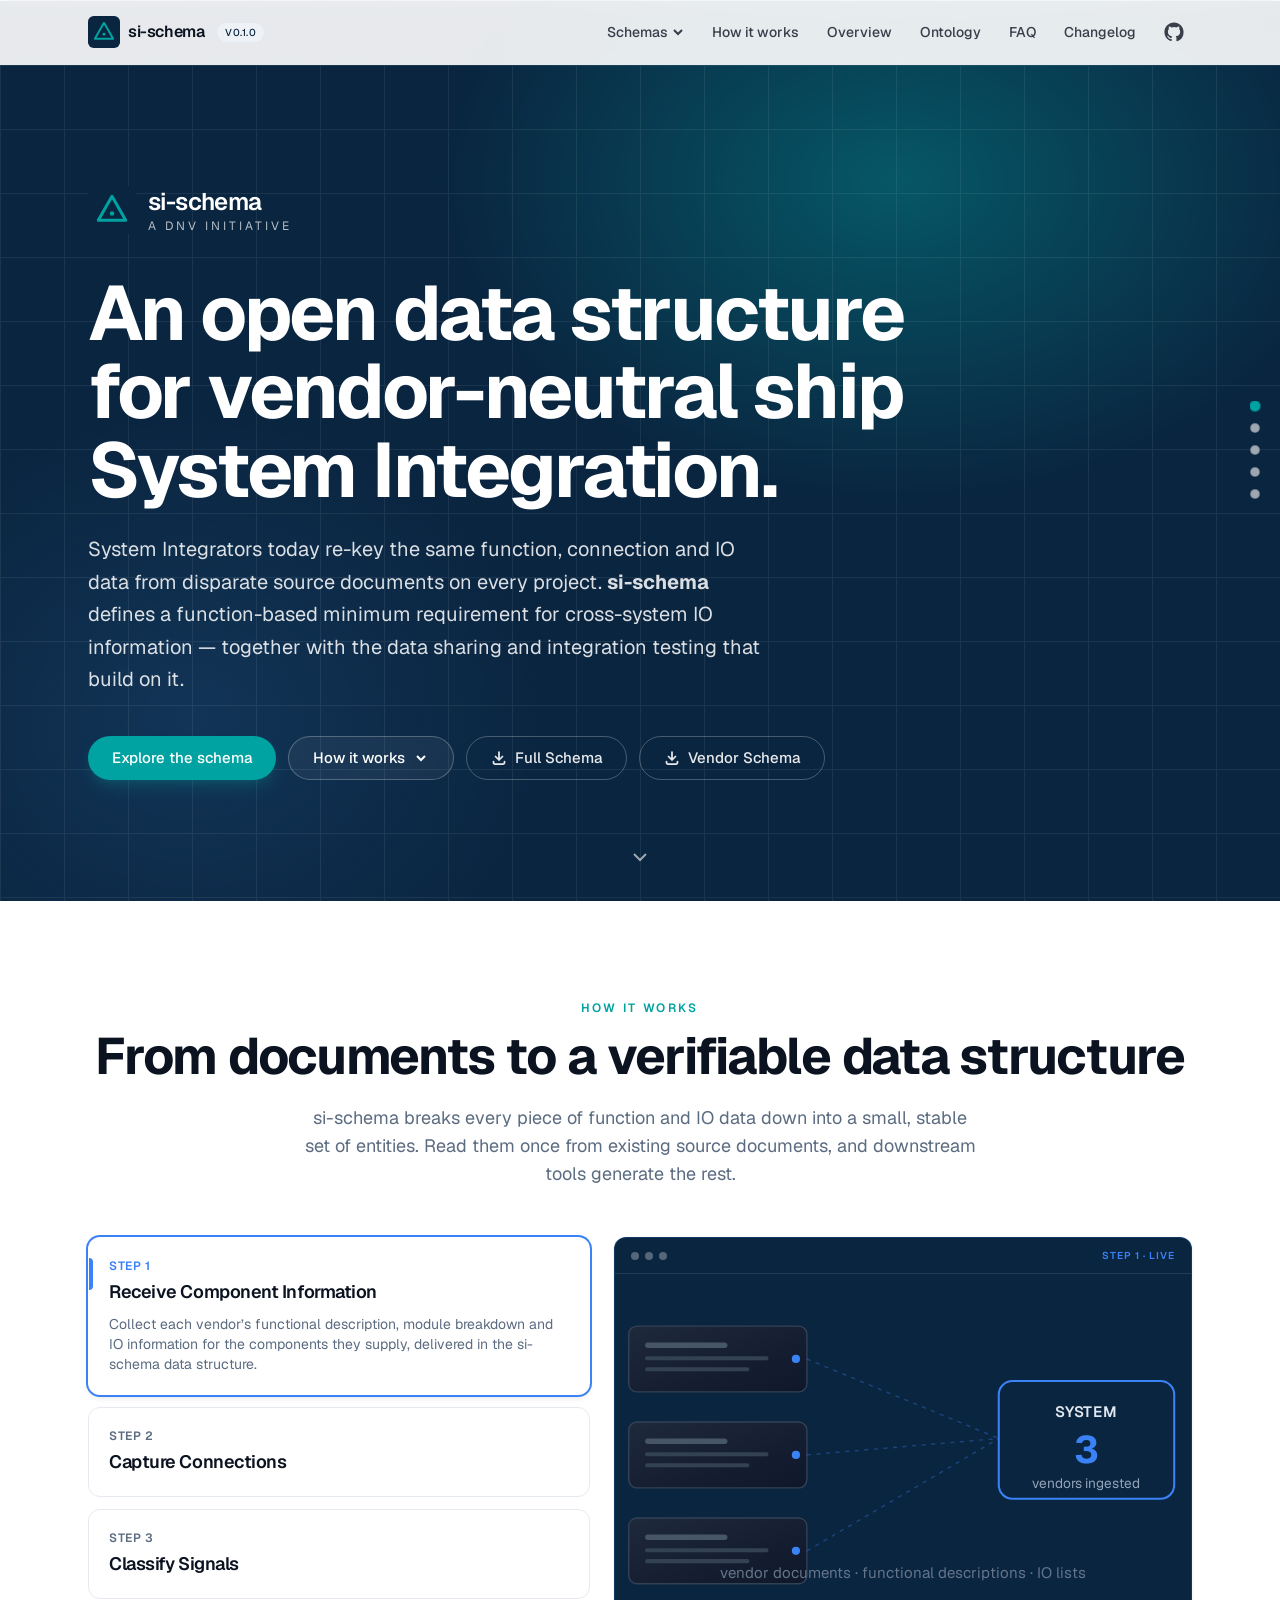
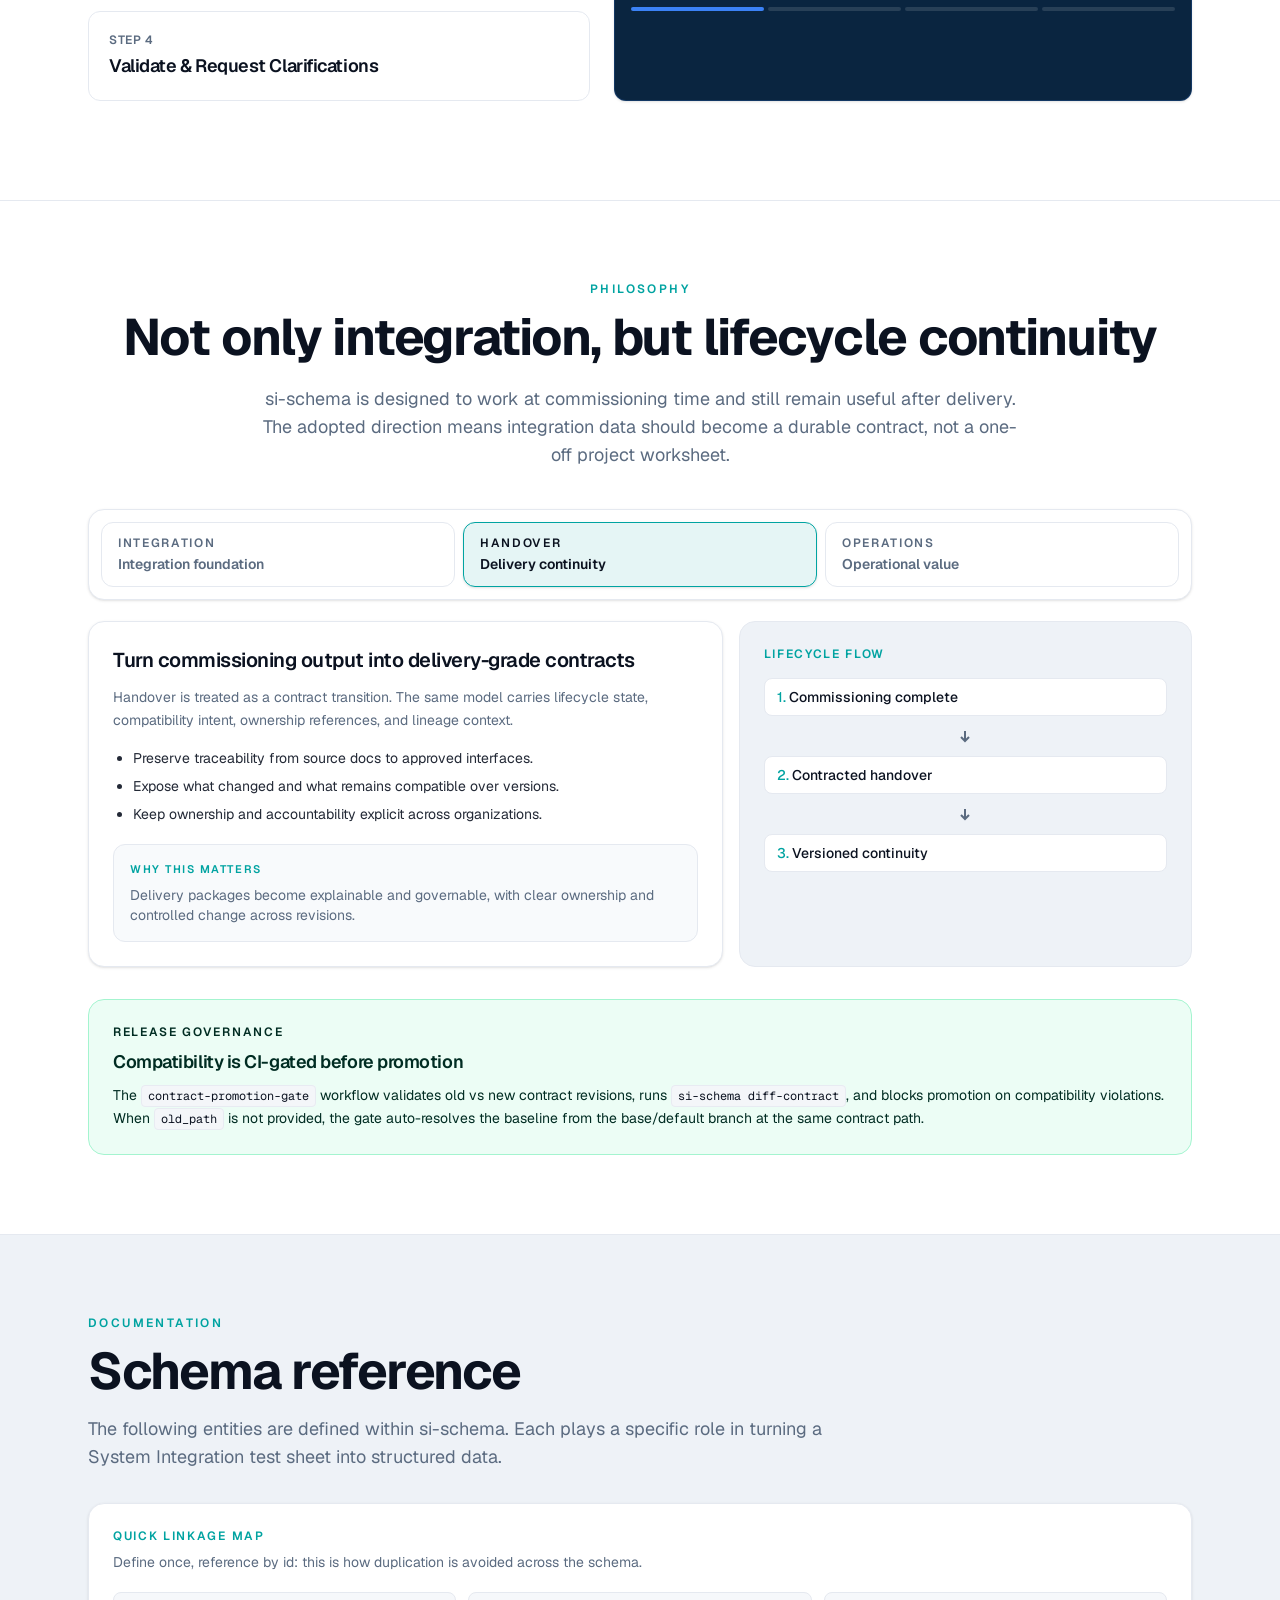
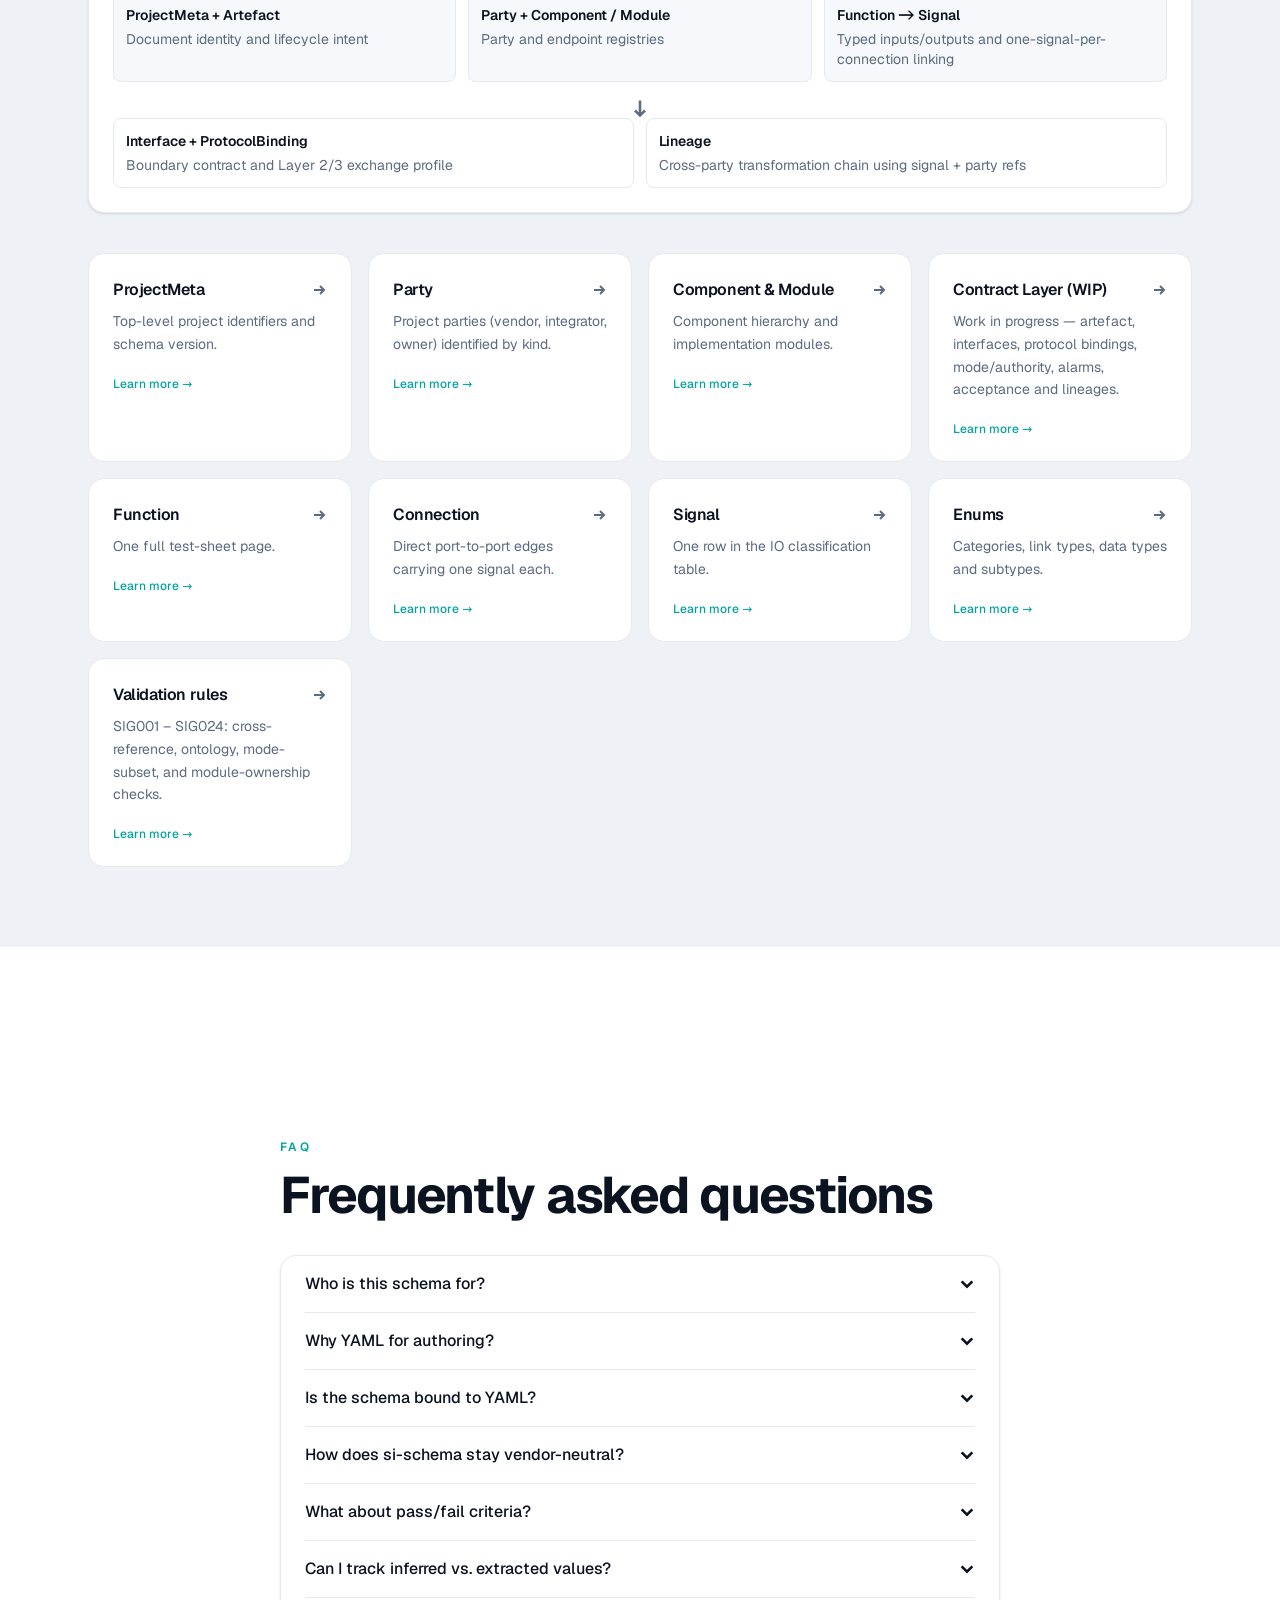
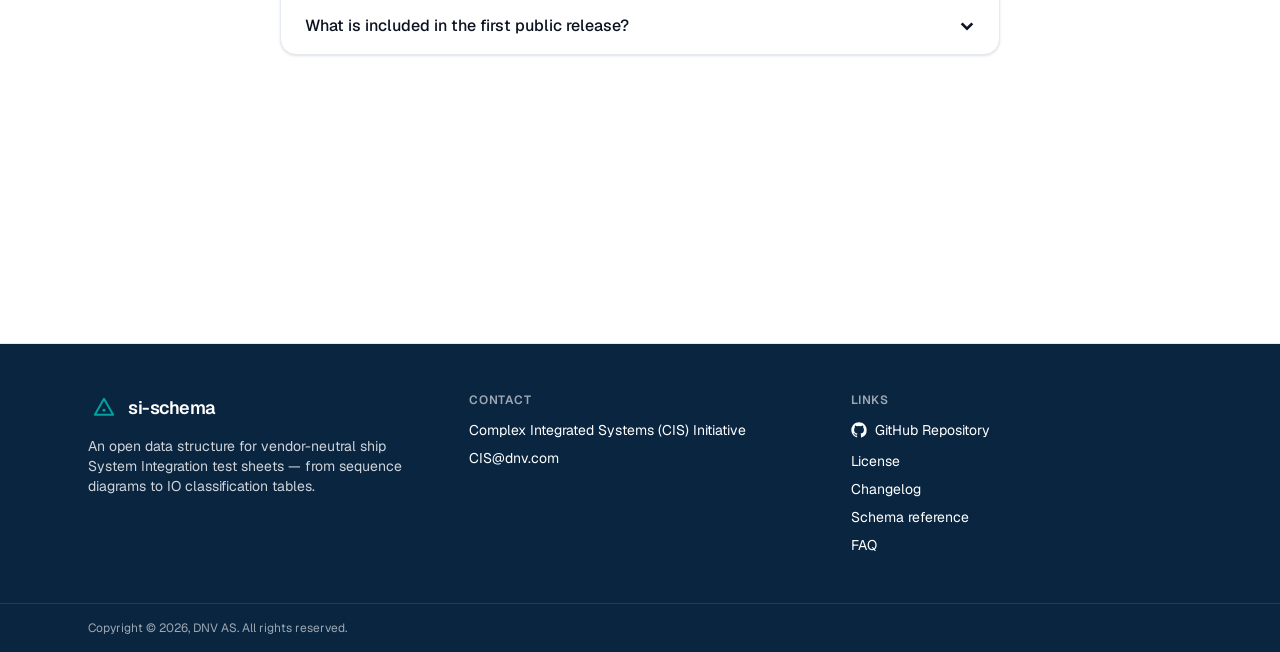
<file: index.html>
<!doctype html>
<html lang="en">
	<head>
		<meta charset="utf-8" />
		<meta name="viewport" content="width=device-width, initial-scale=1" />
		<link rel="icon" type="image/svg+xml" href="./favicon.svg" />
		<meta name="description" content="si-schema — Open data structure for ship System Integration test sheets." />
		<link href="./_app/immutable/entry/start.CuXnZJ9Y.js" rel="modulepreload">
		<link href="./_app/immutable/chunks/BxZrU992.js" rel="modulepreload">
		<link href="./_app/immutable/chunks/9NZrLWms.js" rel="modulepreload">
		<link href="./_app/immutable/chunks/CHFEj7fB.js" rel="modulepreload">
		<link href="./_app/immutable/chunks/DK2OlqUA.js" rel="modulepreload">
		<link href="./_app/immutable/entry/app.CKg3zcY4.js" rel="modulepreload">
		<link href="./_app/immutable/chunks/Bzak7iHL.js" rel="modulepreload">
		<link href="./_app/immutable/chunks/LcYT14ve.js" rel="modulepreload">
		<link href="./_app/immutable/chunks/BVvnBB_Y.js" rel="modulepreload">
		<link href="./_app/immutable/chunks/CQ4sIRrD.js" rel="modulepreload">
		<link href="./_app/immutable/chunks/ezkT35Eb.js" rel="modulepreload">
		<link href="./_app/immutable/nodes/0.C39Bca4g.js" rel="modulepreload">
		<link href="./_app/immutable/chunks/BcMk1iwd.js" rel="modulepreload">
		<link href="./_app/immutable/chunks/CISqMbG2.js" rel="modulepreload">
		<link href="./_app/immutable/chunks/DSDNSyjs.js" rel="modulepreload">
		<link href="./_app/immutable/chunks/z_0ixGaa.js" rel="modulepreload">
		<link href="./_app/immutable/nodes/2.CYXqrsAy.js" rel="modulepreload">
		<link href="./_app/immutable/chunks/GytRlRZy.js" rel="modulepreload">
		<!--1uha8ag--><!----><title>si-schema — Open data structure for SI test sheets</title>
		<link href="./_app/immutable/assets/0.B2nEp3z1.css" rel="stylesheet">
	</head>
	<body data-sveltekit-preload-data="hover" class="min-h-screen bg-background text-foreground antialiased">
		<div style="display: contents"><!--[--><!--[0--><!--[--><div class="flex min-h-screen flex-col"><header class="sticky top-0 z-40 w-full transition-[background-color,border-color,backdrop-filter,color] duration-300 border-b border-border bg-background/90 text-foreground backdrop-blur"><div class="mx-auto flex h-16 max-w-6xl items-center justify-between px-4 sm:px-6"><a href="./" class="flex items-center gap-2" aria-label="Home"><img src="./logo.svg" alt="" class="h-8 w-8"/> <span class="text-base font-semibold tracking-tight">si-schema</span> <span class="ml-1 rounded-full px-2 py-0.5 text-[10px] font-medium uppercase tracking-wider transition border border-border bg-secondary text-secondary-foreground">v0.1.0</span></a> <nav class="hidden items-center gap-1 md:flex"><div class="group relative"><button class="inline-flex items-center gap-1 rounded-md px-3 py-2 text-sm font-medium transition text-foreground/80 hover:bg-secondary hover:text-foreground">Schemas <svg class="h-3 w-3" viewBox="0 0 12 12" fill="none" stroke="currentColor" stroke-width="2"><path d="M2 4l4 4 4-4"></path></svg></button> <div class="invisible absolute left-0 top-full pt-2 opacity-0 transition group-hover:visible group-hover:opacity-100"><div class="w-72 rounded-lg border border-border bg-card p-2 text-card-foreground shadow-lg"><!--[--><a href="/si-schema/project_meta" class="block rounded-md px-3 py-2 text-foreground hover:bg-secondary hover:text-foreground"><div class="flex items-center gap-2"><div class="text-sm font-medium">ProjectMeta</div> <span class="inline-flex rounded-full border px-2 py-0.5 text-[10px] font-semibold uppercase tracking-wider border-violet-200 bg-violet-50 text-violet-800">Vendor/SI</span></div> <div class="text-xs text-muted-foreground">Top-level project identifiers and schema version.</div></a><a href="/si-schema/party" class="block rounded-md px-3 py-2 text-foreground hover:bg-secondary hover:text-foreground"><div class="flex items-center gap-2"><div class="text-sm font-medium">Party</div> <span class="inline-flex rounded-full border px-2 py-0.5 text-[10px] font-semibold uppercase tracking-wider border-violet-200 bg-violet-50 text-violet-800">Vendor/SI</span></div> <div class="text-xs text-muted-foreground">Project parties (vendor, integrator, owner) identified by kind.</div></a><a href="/si-schema/system" class="block rounded-md px-3 py-2 text-foreground hover:bg-secondary hover:text-foreground"><div class="flex items-center gap-2"><div class="text-sm font-medium">Component &amp; Module</div> <span class="inline-flex rounded-full border px-2 py-0.5 text-[10px] font-semibold uppercase tracking-wider border-emerald-200 bg-emerald-50 text-emerald-800">Vendor</span></div> <div class="text-xs text-muted-foreground">Component hierarchy and implementation modules.</div></a><a href="/si-schema/contract" class="block rounded-md px-3 py-2 text-foreground hover:bg-secondary hover:text-foreground"><div class="flex items-center gap-2"><div class="text-sm font-medium">Contract Layer (WIP)</div> <span class="inline-flex rounded-full border px-2 py-0.5 text-[10px] font-semibold uppercase tracking-wider border-sky-200 bg-sky-50 text-sky-800">SI</span></div> <div class="text-xs text-muted-foreground">Work in progress — artefact, interfaces, protocol bindings, mode/authority, alarms, acceptance and lineages.</div></a><a href="/si-schema/function" class="block rounded-md px-3 py-2 text-foreground hover:bg-secondary hover:text-foreground"><div class="flex items-center gap-2"><div class="text-sm font-medium">Function</div> <span class="inline-flex rounded-full border px-2 py-0.5 text-[10px] font-semibold uppercase tracking-wider border-emerald-200 bg-emerald-50 text-emerald-800">Vendor</span></div> <div class="text-xs text-muted-foreground">One full test-sheet page.</div></a><a href="/si-schema/connection" class="block rounded-md px-3 py-2 text-foreground hover:bg-secondary hover:text-foreground"><div class="flex items-center gap-2"><div class="text-sm font-medium">Connection</div> <span class="inline-flex rounded-full border px-2 py-0.5 text-[10px] font-semibold uppercase tracking-wider border-sky-200 bg-sky-50 text-sky-800">SI</span></div> <div class="text-xs text-muted-foreground">Direct port-to-port edges carrying one signal each.</div></a><a href="/si-schema/signal" class="block rounded-md px-3 py-2 text-foreground hover:bg-secondary hover:text-foreground"><div class="flex items-center gap-2"><div class="text-sm font-medium">Signal</div> <span class="inline-flex rounded-full border px-2 py-0.5 text-[10px] font-semibold uppercase tracking-wider border-emerald-200 bg-emerald-50 text-emerald-800">Vendor</span></div> <div class="text-xs text-muted-foreground">One row in the IO classification table.</div></a><a href="/si-schema/enums" class="block rounded-md px-3 py-2 text-foreground hover:bg-secondary hover:text-foreground"><div class="flex items-center gap-2"><div class="text-sm font-medium">Enums</div> <span class="inline-flex rounded-full border px-2 py-0.5 text-[10px] font-semibold uppercase tracking-wider border-violet-200 bg-violet-50 text-violet-800">Vendor/SI</span></div> <div class="text-xs text-muted-foreground">Categories, link types, data types and subtypes.</div></a><a href="/si-schema/validation" class="block rounded-md px-3 py-2 text-foreground hover:bg-secondary hover:text-foreground"><div class="flex items-center gap-2"><div class="text-sm font-medium">Validation rules</div> <span class="inline-flex rounded-full border px-2 py-0.5 text-[10px] font-semibold uppercase tracking-wider border-violet-200 bg-violet-50 text-violet-800">Vendor/SI</span></div> <div class="text-xs text-muted-foreground">SIG001 – SIG024: cross-reference, ontology, mode-subset, and module-ownership checks.</div></a><!--]--></div></div></div> <!--[--><a href="/si-schema/#how-it-works" class="rounded-md px-3 py-2 text-sm font-medium transition text-foreground/80 hover:bg-secondary hover:text-foreground">How it works</a><a href="/si-schema/#schemas" class="rounded-md px-3 py-2 text-sm font-medium transition text-foreground/80 hover:bg-secondary hover:text-foreground">Overview</a><a href="/si-schema/ontology" class="rounded-md px-3 py-2 text-sm font-medium transition text-foreground/80 hover:bg-secondary hover:text-foreground">Ontology</a><a href="/si-schema/#faq" class="rounded-md px-3 py-2 text-sm font-medium transition text-foreground/80 hover:bg-secondary hover:text-foreground">FAQ</a><a href="/si-schema/changelog" class="rounded-md px-3 py-2 text-sm font-medium transition text-foreground/80 hover:bg-secondary hover:text-foreground">Changelog</a><!--]--> <a href="https://github.com/dnv-opensource/si-schema" target="_blank" rel="noopener noreferrer" class="ml-1 inline-flex h-9 w-9 items-center justify-center rounded-md transition text-foreground/80 hover:bg-secondary hover:text-foreground" aria-label="GitHub repository"><svg class="h-5 w-5" viewBox="0 0 24 24" fill="currentColor" aria-hidden="true"><path fill-rule="evenodd" clip-rule="evenodd" d="M12 .5C5.65.5.5 5.65.5 12c0 5.08 3.29 9.39 7.86 10.91.58.11.79-.25.79-.55v-2c-3.2.7-3.88-1.37-3.88-1.37-.52-1.32-1.27-1.67-1.27-1.67-1.04-.71.08-.7.08-.7 1.15.08 1.76 1.18 1.76 1.18 1.03 1.76 2.69 1.25 3.35.96.1-.74.4-1.25.73-1.54-2.55-.29-5.24-1.28-5.24-5.7 0-1.26.45-2.29 1.18-3.1-.12-.29-.51-1.47.11-3.06 0 0 .97-.31 3.18 1.18a11 11 0 0 1 5.78 0c2.21-1.5 3.18-1.18 3.18-1.18.63 1.59.24 2.77.12 3.06.74.81 1.18 1.84 1.18 3.1 0 4.43-2.69 5.41-5.25 5.69.41.36.78 1.07.78 2.16v3.2c0 .31.21.67.8.55A11.5 11.5 0 0 0 23.5 12C23.5 5.65 18.35.5 12 .5Z"></path></svg></a></nav> <button class="inline-flex items-center justify-center rounded-md p-2 md:hidden" aria-label="Toggle menu"><svg class="h-5 w-5" viewBox="0 0 24 24" fill="none" stroke="currentColor" stroke-width="2"><path d="M3 6h18M3 12h18M3 18h18"></path></svg></button></div> <!--[-1--><!--]--></header><!----> <main class="flex-1"><!--[--><nav aria-label="Section navigation" class="pointer-events-none fixed right-5 top-1/2 z-30 hidden -translate-y-1/2 md:block"><ul class="flex flex-col items-center gap-3"><!--[--><li><a href="#hero" aria-label="Overview" aria-current="true" class="pointer-events-auto group relative block"><span class="block h-2.5 w-2.5 rounded-full border border-foreground/30 bg-background/60 backdrop-blur transition-all duration-300 !bg-accent !border-accent scale-110"></span> <span class="pointer-events-none absolute right-5 top-1/2 -translate-y-1/2 whitespace-nowrap rounded-md bg-foreground px-2 py-1 text-[11px] font-medium text-background opacity-0 shadow transition-opacity duration-200 group-hover:opacity-100">Overview</span></a></li><li><a href="#how-it-works" aria-label="How it works" class="pointer-events-auto group relative block"><span class="block h-2.5 w-2.5 rounded-full border border-foreground/30 bg-background/60 backdrop-blur transition-all duration-300 group-hover:border-foreground/60"></span> <span class="pointer-events-none absolute right-5 top-1/2 -translate-y-1/2 whitespace-nowrap rounded-md bg-foreground px-2 py-1 text-[11px] font-medium text-background opacity-0 shadow transition-opacity duration-200 group-hover:opacity-100">How it works</span></a></li><li><a href="#philosophy" aria-label="Philosophy" class="pointer-events-auto group relative block"><span class="block h-2.5 w-2.5 rounded-full border border-foreground/30 bg-background/60 backdrop-blur transition-all duration-300 group-hover:border-foreground/60"></span> <span class="pointer-events-none absolute right-5 top-1/2 -translate-y-1/2 whitespace-nowrap rounded-md bg-foreground px-2 py-1 text-[11px] font-medium text-background opacity-0 shadow transition-opacity duration-200 group-hover:opacity-100">Philosophy</span></a></li><li><a href="#schemas" aria-label="Documentation" class="pointer-events-auto group relative block"><span class="block h-2.5 w-2.5 rounded-full border border-foreground/30 bg-background/60 backdrop-blur transition-all duration-300 group-hover:border-foreground/60"></span> <span class="pointer-events-none absolute right-5 top-1/2 -translate-y-1/2 whitespace-nowrap rounded-md bg-foreground px-2 py-1 text-[11px] font-medium text-background opacity-0 shadow transition-opacity duration-200 group-hover:opacity-100">Documentation</span></a></li><li><a href="#faq" aria-label="FAQ" class="pointer-events-auto group relative block"><span class="block h-2.5 w-2.5 rounded-full border border-foreground/30 bg-background/60 backdrop-blur transition-all duration-300 group-hover:border-foreground/60"></span> <span class="pointer-events-none absolute right-5 top-1/2 -translate-y-1/2 whitespace-nowrap rounded-md bg-foreground px-2 py-1 text-[11px] font-medium text-background opacity-0 shadow transition-opacity duration-200 group-hover:opacity-100">FAQ</span></a></li><!--]--></ul></nav><!----> <div class="snap-root"><section id="hero" class="snap-stage relative -mt-16 overflow-hidden bg-primary pt-16 text-primary-foreground"><div class="pointer-events-none absolute inset-0 opacity-40" style="background: radial-gradient(60% 60% at 70% 20%, #00a3a1 0%, transparent 60%), radial-gradient(40% 50% at 15% 80%, #1f4d7a 0%, transparent 70%);"></div> <div class="pointer-events-none absolute inset-0 opacity-[0.07]" style="background-image: linear-gradient(to right, #ffffff 1px, transparent 1px), linear-gradient(to bottom, #ffffff 1px, transparent 1px); background-size: 64px 64px;"></div> <div class="relative mx-auto w-full max-w-6xl px-4 sm:px-6"><div class="flex items-center gap-3"><img src="./logo.svg" alt="" class="h-12 w-12"/> <div><div class="text-2xl font-semibold tracking-tight">si-schema</div> <div class="text-xs uppercase tracking-[0.25em] text-primary-foreground/70">A DNV Initiative</div></div></div> <h1 class="h-display mt-10 max-w-4xl text-balance">An open data structure for vendor-neutral ship System Integration.</h1> <p class="mt-6 max-w-2xl text-lg leading-relaxed text-primary-foreground/85 md:text-xl">System Integrators today re-key the same function, connection and IO data from disparate source
				documents on every project. <strong>si-schema</strong> defines a function-based minimum requirement for cross-system
				IO information — together with the data sharing and integration testing that build on it.</p> <div class="mt-10 flex flex-wrap items-center gap-3"><a href="./#schemas" class="cta-pill bg-accent text-accent-foreground shadow-lg shadow-accent/20 hover:bg-accent/90">Explore the schema</a> <a href="./#how-it-works" class="cta-pill border border-white/25 bg-white/5 text-primary-foreground hover:bg-white/10">How it works <svg class="ml-2 h-4 w-4" viewBox="0 0 16 16" fill="none" stroke="currentColor" stroke-width="2"><path d="M4 6l4 4 4-4"></path></svg></a> <a href="./si_schema.schema.json" download="" class="cta-pill border border-white/25 bg-transparent text-primary-foreground/90 hover:bg-white/10" aria-label="Download Full JSON Schema"><svg class="mr-2 h-4 w-4" viewBox="0 0 16 16" fill="none" stroke="currentColor" stroke-width="1.75"><path d="M8 2v8m0 0L4.5 6.5M8 10l3.5-3.5" stroke-linecap="round" stroke-linejoin="round"></path><path d="M2.5 11.5v1A1.5 1.5 0 0 0 4 14h8a1.5 1.5 0 0 0 1.5-1.5v-1" stroke-linecap="round"></path></svg> Full Schema</a> <a href="./vendor.si_schema.schema.json" download="" class="cta-pill border border-white/25 bg-transparent text-primary-foreground/90 hover:bg-white/10" aria-label="Download Vendor JSON Schema"><svg class="mr-2 h-4 w-4" viewBox="0 0 16 16" fill="none" stroke="currentColor" stroke-width="1.75"><path d="M8 2v8m0 0L4.5 6.5M8 10l3.5-3.5" stroke-linecap="round" stroke-linejoin="round"></path><path d="M2.5 11.5v1A1.5 1.5 0 0 0 4 14h8a1.5 1.5 0 0 0 1.5-1.5v-1" stroke-linecap="round"></path></svg> Vendor Schema</a></div></div> <a href="#how-it-works" aria-label="Scroll to How it works" class="absolute bottom-8 left-1/2 -translate-x-1/2 text-primary-foreground/60 hover:text-primary-foreground"><svg class="h-6 w-6 animate-bounce" viewBox="0 0 24 24" fill="none" stroke="currentColor" stroke-width="2"><path d="M6 9l6 6 6-6"></path></svg></a></section> <section id="how-it-works" class="snap-stage border-b border-border bg-background"><div class="mx-auto w-full max-w-6xl px-4 py-20 sm:px-6"><div class="text-center"><div class="text-xs font-semibold uppercase tracking-[0.2em] text-accent">How it works</div> <h2 class="h-section mt-3">From documents to a verifiable data structure</h2> <p class="mx-auto mt-5 max-w-2xl text-lg text-muted-foreground">si-schema breaks every piece of function and IO data down into a small, stable set of entities. Read
					them once from existing source documents, and downstream tools generate the rest.</p></div> <div class="mt-12"><div class="grid gap-6 md:grid-cols-[minmax(0,1fr)_minmax(0,1.15fr)]" role="tablist" tabindex="-1" aria-label="How it works"><div class="flex flex-col gap-3"><!--[--><button role="tab" aria-selected="true" tabindex="0" class="group relative w-full rounded-xl border bg-card p-5 text-left transition border-transparent shadow-md ring-2" style="--tw-ring-color:#3b82f6"><span class="absolute left-0 top-5 h-8 w-1 rounded-r transition-all" style="background:#3b82f6; opacity:1"></span> <div class="flex items-center gap-2 text-xs font-semibold uppercase tracking-wider" style="color:#3b82f6">Step 1</div> <h3 class="mt-1 text-base font-semibold tracking-tight md:text-lg">Receive Component Information</h3> <!--[0--><p class="mt-2 text-sm text-muted-foreground">Collect each vendor’s functional description, module breakdown and IO information for the components they supply, delivered in the si-schema data structure.</p><!--]--></button><button role="tab" aria-selected="false" tabindex="-1" class="group relative w-full rounded-xl border bg-card p-5 text-left transition border-border hover:border-foreground/20"><span class="absolute left-0 top-5 h-8 w-1 rounded-r transition-all" style="background:#00a3a1; opacity:0"></span> <div class="flex items-center gap-2 text-xs font-semibold uppercase tracking-wider" style="color:var(--color-muted-foreground)">Step 2</div> <h3 class="mt-1 text-base font-semibold tracking-tight md:text-lg">Capture Connections</h3> <!--[-1--><!--]--></button><button role="tab" aria-selected="false" tabindex="-1" class="group relative w-full rounded-xl border bg-card p-5 text-left transition border-border hover:border-foreground/20"><span class="absolute left-0 top-5 h-8 w-1 rounded-r transition-all" style="background:#f59e0b; opacity:0"></span> <div class="flex items-center gap-2 text-xs font-semibold uppercase tracking-wider" style="color:var(--color-muted-foreground)">Step 3</div> <h3 class="mt-1 text-base font-semibold tracking-tight md:text-lg">Classify Signals</h3> <!--[-1--><!--]--></button><button role="tab" aria-selected="false" tabindex="-1" class="group relative w-full rounded-xl border bg-card p-5 text-left transition border-border hover:border-foreground/20"><span class="absolute left-0 top-5 h-8 w-1 rounded-r transition-all" style="background:#10b981; opacity:0"></span> <div class="flex items-center gap-2 text-xs font-semibold uppercase tracking-wider" style="color:var(--color-muted-foreground)">Step 4</div> <h3 class="mt-1 text-base font-semibold tracking-tight md:text-lg">Validate &amp; Request Clarifications</h3> <!--[-1--><!--]--></button><!--]--></div> <div class="relative overflow-hidden rounded-xl border bg-primary text-primary-foreground shadow-sm" style="border-color:#3b82f633"><div class="flex items-center justify-between border-b border-white/10 px-4 py-2.5"><div class="flex items-center gap-1.5"><span class="h-2 w-2 rounded-full bg-white/30"></span> <span class="h-2 w-2 rounded-full bg-white/30"></span> <span class="h-2 w-2 rounded-full bg-white/30"></span></div> <div class="text-[10px] font-semibold uppercase tracking-widest" style="color:#3b82f6">Step 1 · live</div></div> <div class="aspect-[420/240] w-full"><!----><div class="h-full w-full"><!--[--><svg viewBox="0 0 420 240" class="block h-full w-full" role="img" aria-label="Vendor documents streaming into the System box"><defs><linearGradient id="s1card" x1="0" x2="1" y1="0" y2="1"><stop offset="0%" stop-color="#1e293b"></stop><stop offset="100%" stop-color="#0f172a"></stop></linearGradient></defs><!--[--><g><rect x="10" y="38" width="130" height="48" rx="6" fill="url(#s1card)" stroke="#334155"></rect><rect x="22" y="50" width="60" height="4" rx="2" fill="#475569"></rect><rect x="22" y="60" width="90" height="3" rx="1.5" fill="#334155"></rect><rect x="22" y="68" width="76" height="3" rx="1.5" fill="#334155"></rect><circle cx="132" cy="62" r="3" fill="#3b82f6"></circle></g><g><rect x="10" y="108" width="130" height="48" rx="6" fill="url(#s1card)" stroke="#334155"></rect><rect x="22" y="120" width="60" height="4" rx="2" fill="#475569"></rect><rect x="22" y="130" width="90" height="3" rx="1.5" fill="#334155"></rect><rect x="22" y="138" width="76" height="3" rx="1.5" fill="#334155"></rect><circle cx="132" cy="132" r="3" fill="#3b82f6"></circle></g><g><rect x="10" y="178" width="130" height="48" rx="6" fill="url(#s1card)" stroke="#334155"></rect><rect x="22" y="190" width="60" height="4" rx="2" fill="#475569"></rect><rect x="22" y="200" width="90" height="3" rx="1.5" fill="#334155"></rect><rect x="22" y="208" width="76" height="3" rx="1.5" fill="#334155"></rect><circle cx="132" cy="202" r="3" fill="#3b82f6"></circle></g><!--]--><!--[--><g><line x1="140" y1="62" x2="280" y2="120" stroke="#3b82f6" stroke-width="1" stroke-dasharray="3 4" opacity="0.35"></line><circle cx="140" cy="62" r="4" fill="#3b82f6" opacity="0" style="transition: opacity 200ms"></circle></g><g><line x1="140" y1="132" x2="280" y2="120" stroke="#3b82f6" stroke-width="1" stroke-dasharray="3 4" opacity="0.35"></line><circle cx="140" cy="132" r="4" fill="#3b82f6" opacity="0" style="transition: opacity 200ms"></circle></g><g><line x1="140" y1="202" x2="280" y2="120" stroke="#3b82f6" stroke-width="1" stroke-dasharray="3 4" opacity="0.35"></line><circle cx="140" cy="202" r="4" fill="#3b82f6" opacity="0" style="transition: opacity 200ms"></circle></g><!--]--><g><rect x="280" y="78" width="128" height="86" rx="10" fill="#0a2540" stroke="#3b82f6" stroke-width="1.5"></rect><text x="344" y="104" text-anchor="middle" fill="#e2e8f0" font-size="11" font-weight="600" letter-spacing="0.05em">SYSTEM</text><text x="344" y="138" text-anchor="middle" fill="#3b82f6" font-size="28" font-weight="700">0</text><text x="344" y="156" text-anchor="middle" fill="#94a3b8" font-size="10">vendors ingested</text></g><g><text x="210" y="222" text-anchor="middle" fill="#64748b" font-size="11">vendor documents · functional descriptions · IO lists</text></g></svg><!--]--></div><!----></div> <div class="flex gap-1 px-4 pb-3 pt-1"><!--[--><span class="h-1 flex-1 rounded-full transition-all duration-300" style="background:#3b82f6"></span><span class="h-1 flex-1 rounded-full transition-all duration-300" style="background:rgba(255,255,255,0.12)"></span><span class="h-1 flex-1 rounded-full transition-all duration-300" style="background:rgba(255,255,255,0.12)"></span><span class="h-1 flex-1 rounded-full transition-all duration-300" style="background:rgba(255,255,255,0.12)"></span><!--]--></div></div></div><!----></div></div></section> <section id="philosophy" class="snap-stage border-b border-border bg-background"><div class="mx-auto w-full max-w-6xl px-4 py-20 sm:px-6"><div class="text-center"><div class="text-xs font-semibold uppercase tracking-[0.2em] text-accent">Philosophy</div> <h2 class="h-section mt-3">Not only integration, but lifecycle continuity</h2> <p class="mx-auto mt-5 max-w-3xl text-lg text-muted-foreground">si-schema is designed to work at commissioning time and still remain useful after delivery. The
					adopted direction means integration data should become a durable contract, not a one-off project
					worksheet.</p></div> <div class="mt-10 rounded-2xl border border-border bg-card p-3 shadow-sm"><div class="grid gap-2 md:grid-cols-3"><!--[--><button type="button" class="rounded-xl border px-4 py-3 text-left transition border-border bg-background text-muted-foreground hover:border-accent/40 hover:text-foreground"><div class="text-xs font-semibold uppercase tracking-[0.14em]">integration</div> <div class="mt-1 text-sm font-semibold leading-snug">Integration foundation</div></button><button type="button" class="rounded-xl border px-4 py-3 text-left transition border-accent bg-accent/10 text-foreground shadow-sm"><div class="text-xs font-semibold uppercase tracking-[0.14em]">handover</div> <div class="mt-1 text-sm font-semibold leading-snug">Delivery continuity</div></button><button type="button" class="rounded-xl border px-4 py-3 text-left transition border-border bg-background text-muted-foreground hover:border-accent/40 hover:text-foreground"><div class="text-xs font-semibold uppercase tracking-[0.14em]">operations</div> <div class="mt-1 text-sm font-semibold leading-snug">Operational value</div></button><!--]--></div></div> <!--[--><!--[-1--><!--]--><!--[0--><div class="mt-5 grid gap-4 lg:grid-cols-[1.4fr_1fr]"><div class="rounded-2xl border border-border bg-card p-6 shadow-sm"><h3 class="text-xl font-semibold tracking-tight">Turn commissioning output into delivery-grade contracts</h3> <p class="mt-3 text-sm leading-relaxed text-muted-foreground">Handover is treated as a contract transition. The same model carries lifecycle state, compatibility intent, ownership references, and lineage context.</p> <ul class="mt-4 list-disc space-y-2 pl-5 text-sm text-foreground/90"><!--[--><li>Preserve traceability from source docs to approved interfaces.</li><li>Expose what changed and what remains compatible over versions.</li><li>Keep ownership and accountability explicit across organizations.</li><!--]--></ul> <div class="mt-5 rounded-xl border border-border bg-secondary/40 p-4"><div class="text-[11px] font-semibold uppercase tracking-[0.14em] text-accent">Why this matters</div> <!--[1--><p class="mt-2 text-sm text-muted-foreground">Delivery packages become explainable and governable, with clear ownership and
										controlled change across revisions.</p><!--]--></div></div> <div class="rounded-2xl border border-border bg-secondary p-6"><div class="text-xs font-semibold uppercase tracking-[0.14em] text-accent">Lifecycle flow</div> <div class="mt-4 space-y-3"><!--[--><div class="rounded-lg border border-border bg-card px-3 py-2 text-sm font-medium"><span class="text-accent">1.</span> Commissioning complete</div> <!--[0--><div class="flex justify-center text-muted-foreground"><svg class="h-4 w-4" viewBox="0 0 16 16" fill="none" stroke="currentColor" stroke-width="2"><path d="M8 3v10M4 9l4 4 4-4"></path></svg></div><!--]--><div class="rounded-lg border border-border bg-card px-3 py-2 text-sm font-medium"><span class="text-accent">2.</span> Contracted handover</div> <!--[0--><div class="flex justify-center text-muted-foreground"><svg class="h-4 w-4" viewBox="0 0 16 16" fill="none" stroke="currentColor" stroke-width="2"><path d="M8 3v10M4 9l4 4 4-4"></path></svg></div><!--]--><div class="rounded-lg border border-border bg-card px-3 py-2 text-sm font-medium"><span class="text-accent">3.</span> Versioned continuity</div> <!--[-1--><!--]--><!--]--></div></div></div><!--]--><!--[-1--><!--]--><!--]--> <div class="mt-8 rounded-2xl border border-emerald-200 bg-emerald-50 p-6 text-emerald-950"><div class="text-xs font-semibold uppercase tracking-[0.14em]">Release governance</div> <h3 class="mt-2 text-lg font-semibold tracking-tight">Compatibility is CI-gated before promotion</h3> <p class="mt-2 text-sm leading-relaxed">The <code>contract-promotion-gate</code> workflow validates old vs new contract revisions, runs <code>si-schema diff-contract</code>, and blocks promotion on compatibility violations. When <code>old_path</code> is not provided, the gate auto-resolves the baseline from the base/default branch
					at the same contract path.</p></div></div></section> <section id="schemas" class="snap-stage bg-secondary"><div class="mx-auto w-full max-w-6xl px-4 py-20 sm:px-6"><div><div class="text-xs font-semibold uppercase tracking-[0.2em] text-accent">Documentation</div> <h2 class="h-section mt-3">Schema reference</h2> <p class="mt-4 max-w-3xl text-lg text-muted-foreground">The following entities are defined within si-schema. Each plays a specific role in turning a System
					Integration test sheet into structured data.</p></div> <div class="mt-8 rounded-2xl border border-border bg-card p-6 shadow-sm"><div class="text-xs font-semibold uppercase tracking-[0.14em] text-accent">Quick linkage map</div> <p class="mt-2 text-sm text-muted-foreground">Define once, reference by id: this is how duplication is avoided across the schema.</p> <div class="mt-5 grid gap-3 text-sm md:grid-cols-3"><div class="rounded-lg border border-border bg-secondary/50 p-3"><div class="font-semibold">ProjectMeta + Artefact</div> <div class="mt-1 text-muted-foreground">Document identity and lifecycle intent</div></div> <div class="rounded-lg border border-border bg-secondary/50 p-3"><div class="font-semibold">Party + Component / Module</div> <div class="mt-1 text-muted-foreground">Party and endpoint registries</div></div> <div class="rounded-lg border border-border bg-secondary/50 p-3"><div class="font-semibold">Function -> Signal</div> <div class="mt-1 text-muted-foreground">Typed inputs/outputs and one-signal-per-connection linking</div></div></div> <div class="mt-4 flex items-center justify-center text-muted-foreground"><svg class="h-5 w-5" viewBox="0 0 16 16" fill="none" stroke="currentColor" stroke-width="2"><path d="M8 2v12M4 10l4 4 4-4"></path></svg></div> <div class="grid gap-3 text-sm md:grid-cols-2"><div class="rounded-lg border border-border bg-background p-3"><div class="font-semibold">Interface + ProtocolBinding</div> <div class="mt-1 text-muted-foreground">Boundary contract and Layer 2/3 exchange profile</div></div> <div class="rounded-lg border border-border bg-background p-3"><div class="font-semibold">Lineage</div> <div class="mt-1 text-muted-foreground">Cross-party transformation chain using signal + party refs</div></div></div></div> <div class="mt-10 grid gap-4 md:grid-cols-2 lg:grid-cols-4"><!--[--><a href="/si-schema/project_meta" class="group rounded-2xl border border-border bg-card p-6 transition hover:-translate-y-1 hover:border-accent hover:shadow-xl"><div class="flex items-center justify-between"><h3 class="text-base font-semibold tracking-tight">ProjectMeta</h3> <svg class="h-4 w-4 text-muted-foreground transition group-hover:translate-x-0.5 group-hover:text-accent" viewBox="0 0 16 16" fill="none" stroke="currentColor" stroke-width="2"><path d="M3 8h10M9 4l4 4-4 4"></path></svg></div> <p class="mt-2 text-sm leading-relaxed text-muted-foreground">Top-level project identifiers and schema version.</p> <div class="mt-5 text-xs font-medium text-accent">Learn more →</div></a><a href="/si-schema/party" class="group rounded-2xl border border-border bg-card p-6 transition hover:-translate-y-1 hover:border-accent hover:shadow-xl"><div class="flex items-center justify-between"><h3 class="text-base font-semibold tracking-tight">Party</h3> <svg class="h-4 w-4 text-muted-foreground transition group-hover:translate-x-0.5 group-hover:text-accent" viewBox="0 0 16 16" fill="none" stroke="currentColor" stroke-width="2"><path d="M3 8h10M9 4l4 4-4 4"></path></svg></div> <p class="mt-2 text-sm leading-relaxed text-muted-foreground">Project parties (vendor, integrator, owner) identified by kind.</p> <div class="mt-5 text-xs font-medium text-accent">Learn more →</div></a><a href="/si-schema/system" class="group rounded-2xl border border-border bg-card p-6 transition hover:-translate-y-1 hover:border-accent hover:shadow-xl"><div class="flex items-center justify-between"><h3 class="text-base font-semibold tracking-tight">Component &amp; Module</h3> <svg class="h-4 w-4 text-muted-foreground transition group-hover:translate-x-0.5 group-hover:text-accent" viewBox="0 0 16 16" fill="none" stroke="currentColor" stroke-width="2"><path d="M3 8h10M9 4l4 4-4 4"></path></svg></div> <p class="mt-2 text-sm leading-relaxed text-muted-foreground">Component hierarchy and implementation modules.</p> <div class="mt-5 text-xs font-medium text-accent">Learn more →</div></a><a href="/si-schema/contract" class="group rounded-2xl border border-border bg-card p-6 transition hover:-translate-y-1 hover:border-accent hover:shadow-xl"><div class="flex items-center justify-between"><h3 class="text-base font-semibold tracking-tight">Contract Layer (WIP)</h3> <svg class="h-4 w-4 text-muted-foreground transition group-hover:translate-x-0.5 group-hover:text-accent" viewBox="0 0 16 16" fill="none" stroke="currentColor" stroke-width="2"><path d="M3 8h10M9 4l4 4-4 4"></path></svg></div> <p class="mt-2 text-sm leading-relaxed text-muted-foreground">Work in progress — artefact, interfaces, protocol bindings, mode/authority, alarms, acceptance and lineages.</p> <div class="mt-5 text-xs font-medium text-accent">Learn more →</div></a><a href="/si-schema/function" class="group rounded-2xl border border-border bg-card p-6 transition hover:-translate-y-1 hover:border-accent hover:shadow-xl"><div class="flex items-center justify-between"><h3 class="text-base font-semibold tracking-tight">Function</h3> <svg class="h-4 w-4 text-muted-foreground transition group-hover:translate-x-0.5 group-hover:text-accent" viewBox="0 0 16 16" fill="none" stroke="currentColor" stroke-width="2"><path d="M3 8h10M9 4l4 4-4 4"></path></svg></div> <p class="mt-2 text-sm leading-relaxed text-muted-foreground">One full test-sheet page.</p> <div class="mt-5 text-xs font-medium text-accent">Learn more →</div></a><a href="/si-schema/connection" class="group rounded-2xl border border-border bg-card p-6 transition hover:-translate-y-1 hover:border-accent hover:shadow-xl"><div class="flex items-center justify-between"><h3 class="text-base font-semibold tracking-tight">Connection</h3> <svg class="h-4 w-4 text-muted-foreground transition group-hover:translate-x-0.5 group-hover:text-accent" viewBox="0 0 16 16" fill="none" stroke="currentColor" stroke-width="2"><path d="M3 8h10M9 4l4 4-4 4"></path></svg></div> <p class="mt-2 text-sm leading-relaxed text-muted-foreground">Direct port-to-port edges carrying one signal each.</p> <div class="mt-5 text-xs font-medium text-accent">Learn more →</div></a><a href="/si-schema/signal" class="group rounded-2xl border border-border bg-card p-6 transition hover:-translate-y-1 hover:border-accent hover:shadow-xl"><div class="flex items-center justify-between"><h3 class="text-base font-semibold tracking-tight">Signal</h3> <svg class="h-4 w-4 text-muted-foreground transition group-hover:translate-x-0.5 group-hover:text-accent" viewBox="0 0 16 16" fill="none" stroke="currentColor" stroke-width="2"><path d="M3 8h10M9 4l4 4-4 4"></path></svg></div> <p class="mt-2 text-sm leading-relaxed text-muted-foreground">One row in the IO classification table.</p> <div class="mt-5 text-xs font-medium text-accent">Learn more →</div></a><a href="/si-schema/enums" class="group rounded-2xl border border-border bg-card p-6 transition hover:-translate-y-1 hover:border-accent hover:shadow-xl"><div class="flex items-center justify-between"><h3 class="text-base font-semibold tracking-tight">Enums</h3> <svg class="h-4 w-4 text-muted-foreground transition group-hover:translate-x-0.5 group-hover:text-accent" viewBox="0 0 16 16" fill="none" stroke="currentColor" stroke-width="2"><path d="M3 8h10M9 4l4 4-4 4"></path></svg></div> <p class="mt-2 text-sm leading-relaxed text-muted-foreground">Categories, link types, data types and subtypes.</p> <div class="mt-5 text-xs font-medium text-accent">Learn more →</div></a><a href="/si-schema/validation" class="group rounded-2xl border border-border bg-card p-6 transition hover:-translate-y-1 hover:border-accent hover:shadow-xl"><div class="flex items-center justify-between"><h3 class="text-base font-semibold tracking-tight">Validation rules</h3> <svg class="h-4 w-4 text-muted-foreground transition group-hover:translate-x-0.5 group-hover:text-accent" viewBox="0 0 16 16" fill="none" stroke="currentColor" stroke-width="2"><path d="M3 8h10M9 4l4 4-4 4"></path></svg></div> <p class="mt-2 text-sm leading-relaxed text-muted-foreground">SIG001 – SIG024: cross-reference, ontology, mode-subset, and module-ownership checks.</p> <div class="mt-5 text-xs font-medium text-accent">Learn more →</div></a><!--]--></div></div></section> <section id="faq" class="snap-stage bg-background"><div class="mx-auto w-full max-w-3xl px-4 py-20 sm:px-6"><div><div class="text-xs font-semibold uppercase tracking-[0.2em] text-accent">FAQ</div> <h2 class="h-section mt-3">Frequently asked questions</h2></div> <div class="mt-8 rounded-2xl border border-border bg-card px-6 shadow-sm"><div class="border-b border-border last:border-b-0"><button class="flex w-full items-center justify-between gap-4 py-4 text-left" aria-expanded="false"><span class="text-sm font-medium md:text-base">Who is this schema for?</span> <svg class="h-4 w-4 shrink-0 transition-transform " viewBox="0 0 12 12" fill="none" stroke="currentColor" stroke-width="2"><path d="M2 4l4 4 4-4"></path></svg></button> <!--[-1--><!--]--></div><!----> <div class="border-b border-border last:border-b-0"><button class="flex w-full items-center justify-between gap-4 py-4 text-left" aria-expanded="false"><span class="text-sm font-medium md:text-base">Why YAML for authoring?</span> <svg class="h-4 w-4 shrink-0 transition-transform " viewBox="0 0 12 12" fill="none" stroke="currentColor" stroke-width="2"><path d="M2 4l4 4 4-4"></path></svg></button> <!--[-1--><!--]--></div><!----> <div class="border-b border-border last:border-b-0"><button class="flex w-full items-center justify-between gap-4 py-4 text-left" aria-expanded="false"><span class="text-sm font-medium md:text-base">Is the schema bound to YAML?</span> <svg class="h-4 w-4 shrink-0 transition-transform " viewBox="0 0 12 12" fill="none" stroke="currentColor" stroke-width="2"><path d="M2 4l4 4 4-4"></path></svg></button> <!--[-1--><!--]--></div><!----> <div class="border-b border-border last:border-b-0"><button class="flex w-full items-center justify-between gap-4 py-4 text-left" aria-expanded="false"><span class="text-sm font-medium md:text-base">How does si-schema stay vendor-neutral?</span> <svg class="h-4 w-4 shrink-0 transition-transform " viewBox="0 0 12 12" fill="none" stroke="currentColor" stroke-width="2"><path d="M2 4l4 4 4-4"></path></svg></button> <!--[-1--><!--]--></div><!----> <div class="border-b border-border last:border-b-0"><button class="flex w-full items-center justify-between gap-4 py-4 text-left" aria-expanded="false"><span class="text-sm font-medium md:text-base">What about pass/fail criteria?</span> <svg class="h-4 w-4 shrink-0 transition-transform " viewBox="0 0 12 12" fill="none" stroke="currentColor" stroke-width="2"><path d="M2 4l4 4 4-4"></path></svg></button> <!--[-1--><!--]--></div><!----> <div class="border-b border-border last:border-b-0"><button class="flex w-full items-center justify-between gap-4 py-4 text-left" aria-expanded="false"><span class="text-sm font-medium md:text-base">Can I track inferred vs. extracted values?</span> <svg class="h-4 w-4 shrink-0 transition-transform " viewBox="0 0 12 12" fill="none" stroke="currentColor" stroke-width="2"><path d="M2 4l4 4 4-4"></path></svg></button> <!--[-1--><!--]--></div><!----> <div class="border-b border-border last:border-b-0"><button class="flex w-full items-center justify-between gap-4 py-4 text-left" aria-expanded="false"><span class="text-sm font-medium md:text-base">What is included in the first public release?</span> <svg class="h-4 w-4 shrink-0 transition-transform " viewBox="0 0 12 12" fill="none" stroke="currentColor" stroke-width="2"><path d="M2 4l4 4 4-4"></path></svg></button> <!--[-1--><!--]--></div><!----></div></div></section></div><!--]--><!----></main> <footer class="mt-24 border-t border-border bg-primary text-primary-foreground"><div class="mx-auto grid max-w-6xl gap-10 px-4 py-12 sm:px-6 md:grid-cols-3"><div><div class="flex items-center gap-2"><img src="./logo.svg" alt="" class="h-8 w-8"/> <span class="text-lg font-semibold tracking-tight">si-schema</span></div> <p class="mt-3 max-w-sm text-sm text-primary-foreground/80">An open data structure for vendor-neutral ship System Integration test sheets — from sequence diagrams
				to IO classification tables.</p></div> <div><h4 class="text-xs font-semibold uppercase tracking-wider text-primary-foreground/60">Contact</h4> <ul class="mt-3 space-y-2 text-sm"><li>Complex Integrated Systems (CIS) Initiative</li> <li><a class="underline-offset-4 hover:underline" href="mailto:CIS@dnv.com">CIS@dnv.com</a></li></ul></div> <div><h4 class="text-xs font-semibold uppercase tracking-wider text-primary-foreground/60">Links</h4> <ul class="mt-3 space-y-2 text-sm"><li><a class="inline-flex items-center gap-2 underline-offset-4 hover:underline" href="https://github.com/dnv-opensource/si-schema" target="_blank" rel="noopener noreferrer"><svg class="h-4 w-4" viewBox="0 0 24 24" fill="currentColor" aria-hidden="true"><path fill-rule="evenodd" clip-rule="evenodd" d="M12 .5C5.65.5.5 5.65.5 12c0 5.08 3.29 9.39 7.86 10.91.58.11.79-.25.79-.55v-2c-3.2.7-3.88-1.37-3.88-1.37-.52-1.32-1.27-1.67-1.27-1.67-1.04-.71.08-.7.08-.7 1.15.08 1.76 1.18 1.76 1.18 1.03 1.76 2.69 1.25 3.35.96.1-.74.4-1.25.73-1.54-2.55-.29-5.24-1.28-5.24-5.7 0-1.26.45-2.29 1.18-3.1-.12-.29-.51-1.47.11-3.06 0 0 .97-.31 3.18 1.18a11 11 0 0 1 5.78 0c2.21-1.5 3.18-1.18 3.18-1.18.63 1.59.24 2.77.12 3.06.74.81 1.18 1.84 1.18 3.1 0 4.43-2.69 5.41-5.25 5.69.41.36.78 1.07.78 2.16v3.2c0 .31.21.67.8.55A11.5 11.5 0 0 0 23.5 12C23.5 5.65 18.35.5 12 .5Z"></path></svg> GitHub Repository</a></li> <li><a class="underline-offset-4 hover:underline" href="https://github.com/dnv-opensource/si-schema/blob/main/LICENSE.md" target="_blank" rel="noopener noreferrer">License</a></li> <li><a class="underline-offset-4 hover:underline" href="./changelog">Changelog</a></li> <li><a class="underline-offset-4 hover:underline" href="./#schemas">Schema reference</a></li> <li><a class="underline-offset-4 hover:underline" href="./#faq">FAQ</a></li></ul></div></div> <div class="border-t border-white/10"><div class="mx-auto max-w-6xl px-4 py-4 text-xs text-primary-foreground/60 sm:px-6">Copyright © 2026, DNV AS. All rights reserved.</div></div></footer><!----></div><!--]--><!--]--> <!--[-1--><!--]--><!--]-->
			
			<script>
				{
					__sveltekit_oq3me6 = {
						base: new URL(".", location).pathname.slice(0, -1),
						assets: "/si-schema"
					};

					const element = document.currentScript.parentElement;

					Promise.all([
						import("./_app/immutable/entry/start.CuXnZJ9Y.js"),
						import("./_app/immutable/entry/app.CKg3zcY4.js")
					]).then(([kit, app]) => {
						kit.start(app, element, {
							node_ids: [0, 2],
							data: [null,null],
							form: null,
							error: null
						});
					});
				}
			</script>
		</div>
	</body>
</html>
</file>
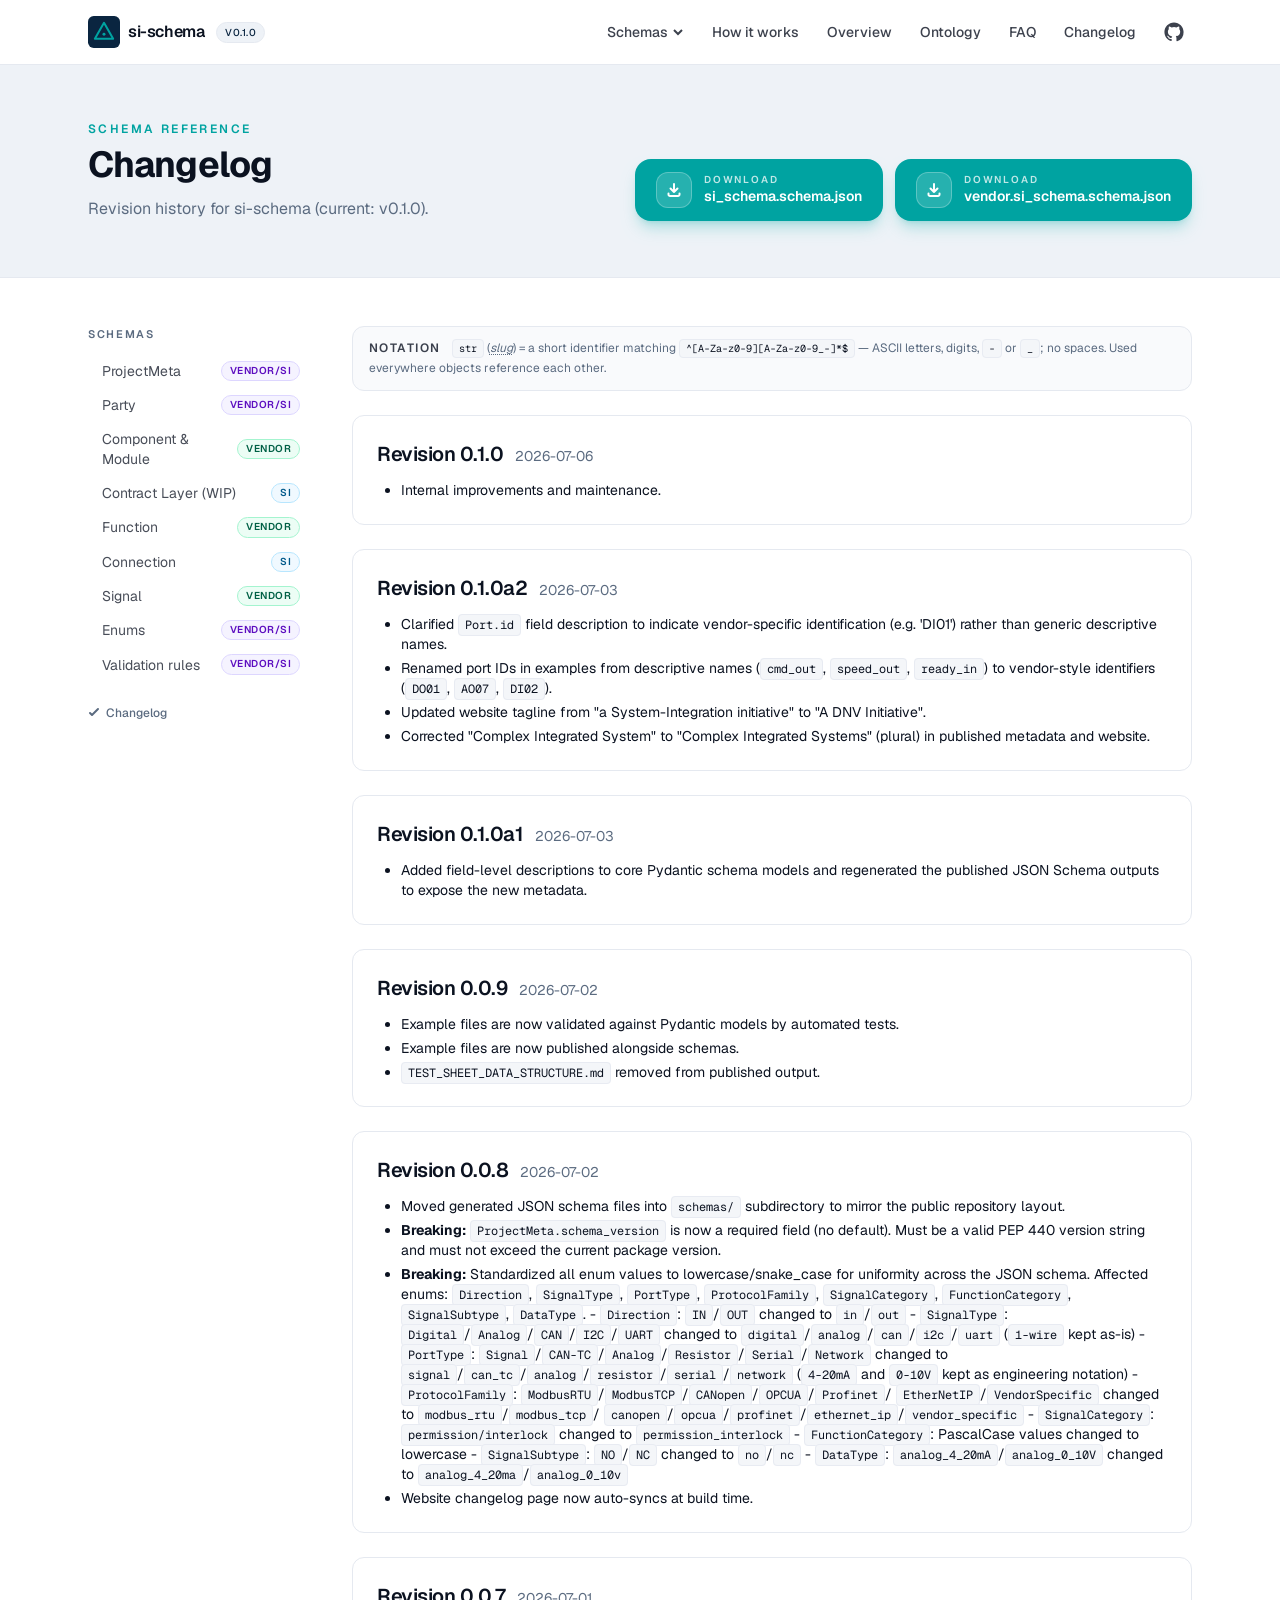
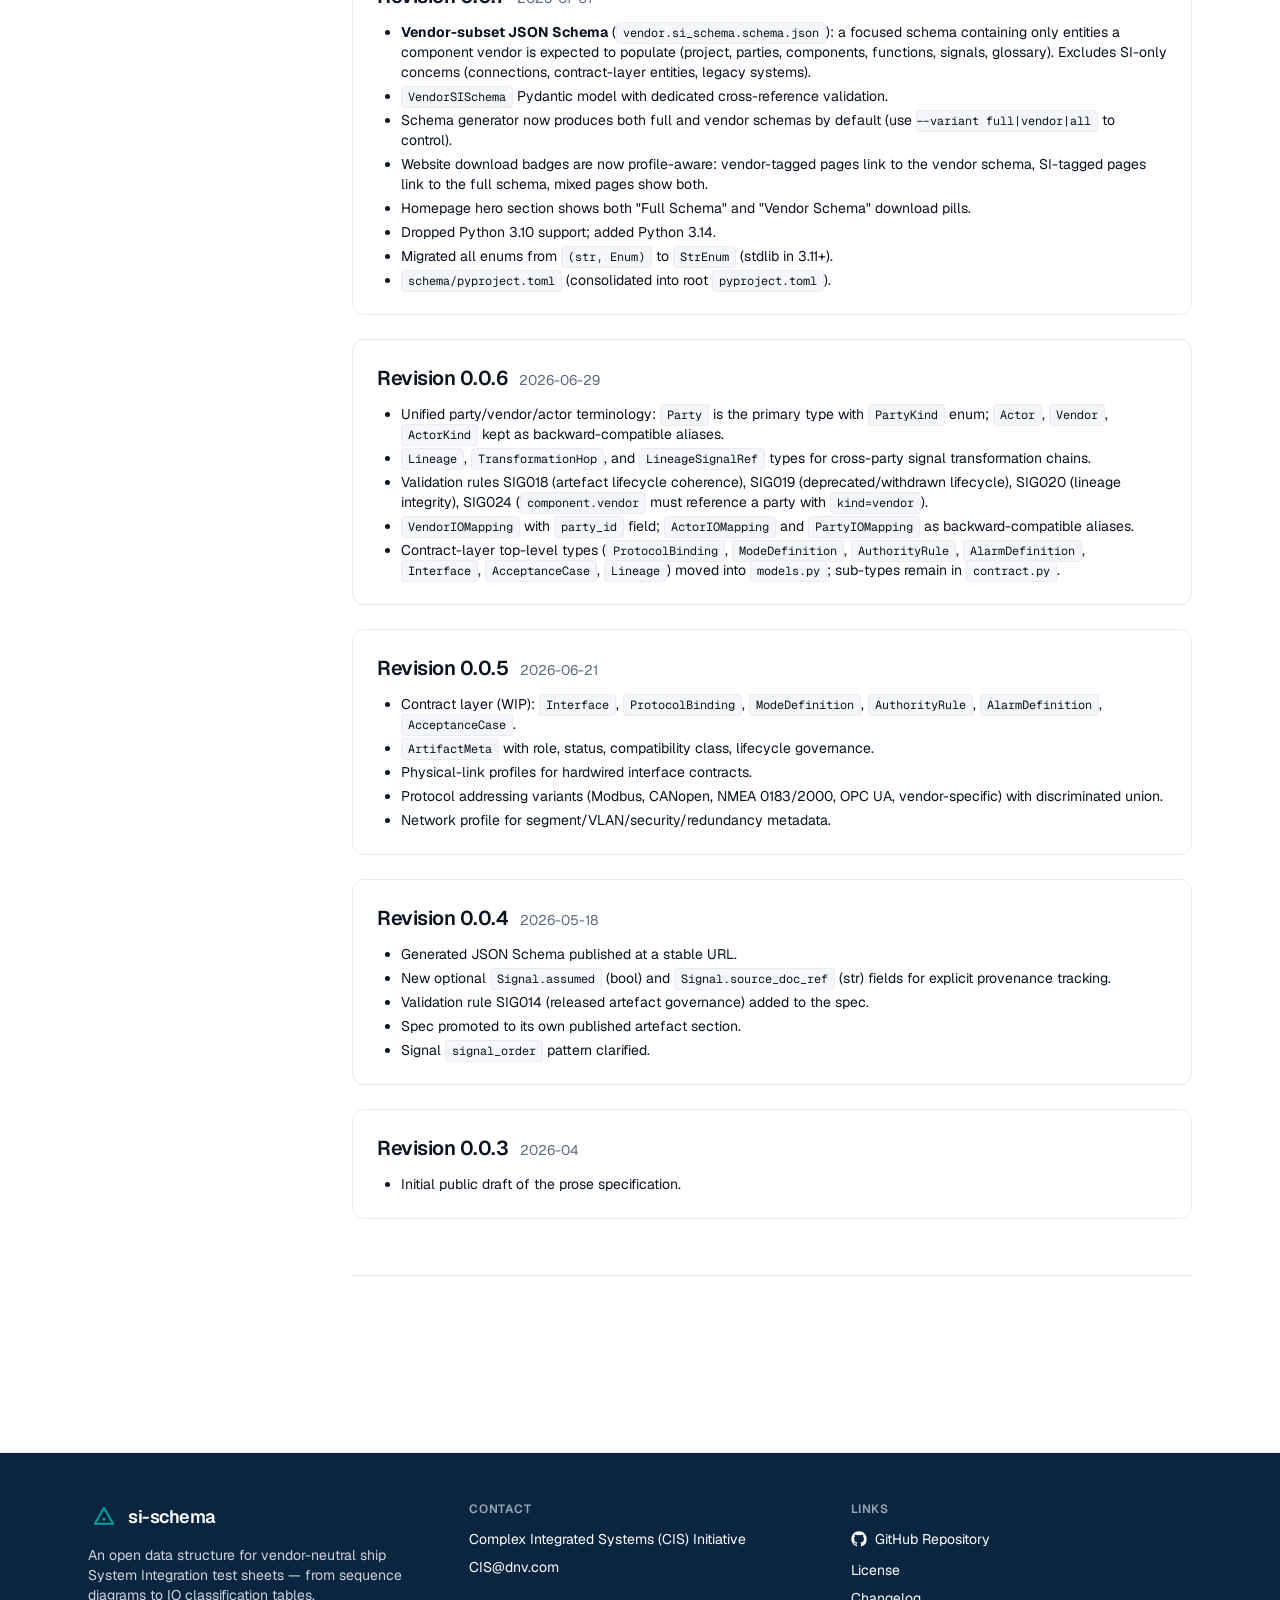
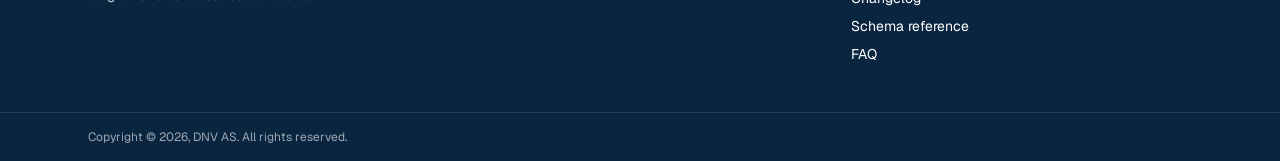
<file: changelog.html>
<!doctype html>
<html lang="en">
	<head>
		<meta charset="utf-8" />
		<meta name="viewport" content="width=device-width, initial-scale=1" />
		<link rel="icon" type="image/svg+xml" href="./favicon.svg" />
		<meta name="description" content="si-schema — Open data structure for ship System Integration test sheets." />
		<link href="./_app/immutable/entry/start.CuXnZJ9Y.js" rel="modulepreload">
		<link href="./_app/immutable/chunks/BxZrU992.js" rel="modulepreload">
		<link href="./_app/immutable/chunks/9NZrLWms.js" rel="modulepreload">
		<link href="./_app/immutable/chunks/CHFEj7fB.js" rel="modulepreload">
		<link href="./_app/immutable/chunks/DK2OlqUA.js" rel="modulepreload">
		<link href="./_app/immutable/entry/app.CKg3zcY4.js" rel="modulepreload">
		<link href="./_app/immutable/chunks/Bzak7iHL.js" rel="modulepreload">
		<link href="./_app/immutable/chunks/LcYT14ve.js" rel="modulepreload">
		<link href="./_app/immutable/chunks/BVvnBB_Y.js" rel="modulepreload">
		<link href="./_app/immutable/chunks/CQ4sIRrD.js" rel="modulepreload">
		<link href="./_app/immutable/chunks/ezkT35Eb.js" rel="modulepreload">
		<link href="./_app/immutable/nodes/0.C39Bca4g.js" rel="modulepreload">
		<link href="./_app/immutable/chunks/BcMk1iwd.js" rel="modulepreload">
		<link href="./_app/immutable/chunks/CISqMbG2.js" rel="modulepreload">
		<link href="./_app/immutable/chunks/DSDNSyjs.js" rel="modulepreload">
		<link href="./_app/immutable/chunks/z_0ixGaa.js" rel="modulepreload">
		<link href="./_app/immutable/nodes/3.BOmLOohn.js" rel="modulepreload">
		<link href="./_app/immutable/chunks/Dv5_CYsY.js" rel="modulepreload">
		<link href="./_app/immutable/chunks/GytRlRZy.js" rel="modulepreload">
		<!--qew3ys--><!----><title>Changelog · si-schema</title>
		<link href="./_app/immutable/assets/0.B2nEp3z1.css" rel="stylesheet">
	</head>
	<body data-sveltekit-preload-data="hover" class="min-h-screen bg-background text-foreground antialiased">
		<div style="display: contents"><!--[--><!--[0--><!--[--><div class="flex min-h-screen flex-col"><header class="sticky top-0 z-40 w-full transition-[background-color,border-color,backdrop-filter,color] duration-300 border-b border-border bg-background/90 text-foreground backdrop-blur"><div class="mx-auto flex h-16 max-w-6xl items-center justify-between px-4 sm:px-6"><a href="./" class="flex items-center gap-2" aria-label="Home"><img src="./logo.svg" alt="" class="h-8 w-8"/> <span class="text-base font-semibold tracking-tight">si-schema</span> <span class="ml-1 rounded-full px-2 py-0.5 text-[10px] font-medium uppercase tracking-wider transition border border-border bg-secondary text-secondary-foreground">v0.1.0</span></a> <nav class="hidden items-center gap-1 md:flex"><div class="group relative"><button class="inline-flex items-center gap-1 rounded-md px-3 py-2 text-sm font-medium transition text-foreground/80 hover:bg-secondary hover:text-foreground">Schemas <svg class="h-3 w-3" viewBox="0 0 12 12" fill="none" stroke="currentColor" stroke-width="2"><path d="M2 4l4 4 4-4"></path></svg></button> <div class="invisible absolute left-0 top-full pt-2 opacity-0 transition group-hover:visible group-hover:opacity-100"><div class="w-72 rounded-lg border border-border bg-card p-2 text-card-foreground shadow-lg"><!--[--><a href="/si-schema/project_meta" class="block rounded-md px-3 py-2 text-foreground hover:bg-secondary hover:text-foreground"><div class="flex items-center gap-2"><div class="text-sm font-medium">ProjectMeta</div> <span class="inline-flex rounded-full border px-2 py-0.5 text-[10px] font-semibold uppercase tracking-wider border-violet-200 bg-violet-50 text-violet-800">Vendor/SI</span></div> <div class="text-xs text-muted-foreground">Top-level project identifiers and schema version.</div></a><a href="/si-schema/party" class="block rounded-md px-3 py-2 text-foreground hover:bg-secondary hover:text-foreground"><div class="flex items-center gap-2"><div class="text-sm font-medium">Party</div> <span class="inline-flex rounded-full border px-2 py-0.5 text-[10px] font-semibold uppercase tracking-wider border-violet-200 bg-violet-50 text-violet-800">Vendor/SI</span></div> <div class="text-xs text-muted-foreground">Project parties (vendor, integrator, owner) identified by kind.</div></a><a href="/si-schema/system" class="block rounded-md px-3 py-2 text-foreground hover:bg-secondary hover:text-foreground"><div class="flex items-center gap-2"><div class="text-sm font-medium">Component &amp; Module</div> <span class="inline-flex rounded-full border px-2 py-0.5 text-[10px] font-semibold uppercase tracking-wider border-emerald-200 bg-emerald-50 text-emerald-800">Vendor</span></div> <div class="text-xs text-muted-foreground">Component hierarchy and implementation modules.</div></a><a href="/si-schema/contract" class="block rounded-md px-3 py-2 text-foreground hover:bg-secondary hover:text-foreground"><div class="flex items-center gap-2"><div class="text-sm font-medium">Contract Layer (WIP)</div> <span class="inline-flex rounded-full border px-2 py-0.5 text-[10px] font-semibold uppercase tracking-wider border-sky-200 bg-sky-50 text-sky-800">SI</span></div> <div class="text-xs text-muted-foreground">Work in progress — artefact, interfaces, protocol bindings, mode/authority, alarms, acceptance and lineages.</div></a><a href="/si-schema/function" class="block rounded-md px-3 py-2 text-foreground hover:bg-secondary hover:text-foreground"><div class="flex items-center gap-2"><div class="text-sm font-medium">Function</div> <span class="inline-flex rounded-full border px-2 py-0.5 text-[10px] font-semibold uppercase tracking-wider border-emerald-200 bg-emerald-50 text-emerald-800">Vendor</span></div> <div class="text-xs text-muted-foreground">One full test-sheet page.</div></a><a href="/si-schema/connection" class="block rounded-md px-3 py-2 text-foreground hover:bg-secondary hover:text-foreground"><div class="flex items-center gap-2"><div class="text-sm font-medium">Connection</div> <span class="inline-flex rounded-full border px-2 py-0.5 text-[10px] font-semibold uppercase tracking-wider border-sky-200 bg-sky-50 text-sky-800">SI</span></div> <div class="text-xs text-muted-foreground">Direct port-to-port edges carrying one signal each.</div></a><a href="/si-schema/signal" class="block rounded-md px-3 py-2 text-foreground hover:bg-secondary hover:text-foreground"><div class="flex items-center gap-2"><div class="text-sm font-medium">Signal</div> <span class="inline-flex rounded-full border px-2 py-0.5 text-[10px] font-semibold uppercase tracking-wider border-emerald-200 bg-emerald-50 text-emerald-800">Vendor</span></div> <div class="text-xs text-muted-foreground">One row in the IO classification table.</div></a><a href="/si-schema/enums" class="block rounded-md px-3 py-2 text-foreground hover:bg-secondary hover:text-foreground"><div class="flex items-center gap-2"><div class="text-sm font-medium">Enums</div> <span class="inline-flex rounded-full border px-2 py-0.5 text-[10px] font-semibold uppercase tracking-wider border-violet-200 bg-violet-50 text-violet-800">Vendor/SI</span></div> <div class="text-xs text-muted-foreground">Categories, link types, data types and subtypes.</div></a><a href="/si-schema/validation" class="block rounded-md px-3 py-2 text-foreground hover:bg-secondary hover:text-foreground"><div class="flex items-center gap-2"><div class="text-sm font-medium">Validation rules</div> <span class="inline-flex rounded-full border px-2 py-0.5 text-[10px] font-semibold uppercase tracking-wider border-violet-200 bg-violet-50 text-violet-800">Vendor/SI</span></div> <div class="text-xs text-muted-foreground">SIG001 – SIG024: cross-reference, ontology, mode-subset, and module-ownership checks.</div></a><!--]--></div></div></div> <!--[--><a href="/si-schema/#how-it-works" class="rounded-md px-3 py-2 text-sm font-medium transition text-foreground/80 hover:bg-secondary hover:text-foreground">How it works</a><a href="/si-schema/#schemas" class="rounded-md px-3 py-2 text-sm font-medium transition text-foreground/80 hover:bg-secondary hover:text-foreground">Overview</a><a href="/si-schema/ontology" class="rounded-md px-3 py-2 text-sm font-medium transition text-foreground/80 hover:bg-secondary hover:text-foreground">Ontology</a><a href="/si-schema/#faq" class="rounded-md px-3 py-2 text-sm font-medium transition text-foreground/80 hover:bg-secondary hover:text-foreground">FAQ</a><a href="/si-schema/changelog" class="rounded-md px-3 py-2 text-sm font-medium transition text-foreground/80 hover:bg-secondary hover:text-foreground">Changelog</a><!--]--> <a href="https://github.com/dnv-opensource/si-schema" target="_blank" rel="noopener noreferrer" class="ml-1 inline-flex h-9 w-9 items-center justify-center rounded-md transition text-foreground/80 hover:bg-secondary hover:text-foreground" aria-label="GitHub repository"><svg class="h-5 w-5" viewBox="0 0 24 24" fill="currentColor" aria-hidden="true"><path fill-rule="evenodd" clip-rule="evenodd" d="M12 .5C5.65.5.5 5.65.5 12c0 5.08 3.29 9.39 7.86 10.91.58.11.79-.25.79-.55v-2c-3.2.7-3.88-1.37-3.88-1.37-.52-1.32-1.27-1.67-1.27-1.67-1.04-.71.08-.7.08-.7 1.15.08 1.76 1.18 1.76 1.18 1.03 1.76 2.69 1.25 3.35.96.1-.74.4-1.25.73-1.54-2.55-.29-5.24-1.28-5.24-5.7 0-1.26.45-2.29 1.18-3.1-.12-.29-.51-1.47.11-3.06 0 0 .97-.31 3.18 1.18a11 11 0 0 1 5.78 0c2.21-1.5 3.18-1.18 3.18-1.18.63 1.59.24 2.77.12 3.06.74.81 1.18 1.84 1.18 3.1 0 4.43-2.69 5.41-5.25 5.69.41.36.78 1.07.78 2.16v3.2c0 .31.21.67.8.55A11.5 11.5 0 0 0 23.5 12C23.5 5.65 18.35.5 12 .5Z"></path></svg></a></nav> <button class="inline-flex items-center justify-center rounded-md p-2 md:hidden" aria-label="Toggle menu"><svg class="h-5 w-5" viewBox="0 0 24 24" fill="none" stroke="currentColor" stroke-width="2"><path d="M3 6h18M3 12h18M3 18h18"></path></svg></button></div> <!--[-1--><!--]--></header><!----> <main class="flex-1"><!--[--><section class="border-b border-border bg-secondary"><div class="mx-auto max-w-6xl px-4 py-10 sm:px-6 md:py-14"><div class="flex flex-wrap items-end justify-between gap-6"><div><div class="text-xs font-semibold uppercase tracking-[0.2em] text-accent">Schema reference</div> <h1 class="mt-2 text-3xl font-bold tracking-tight md:text-4xl">Changelog</h1> <!--[0--><p class="mt-3 max-w-3xl text-muted-foreground">Revision history for si-schema (current: v0.1.0).</p><!--]--></div> <div class="flex flex-wrap gap-3"><!--[--><a href="./si_schema.schema.json" download="" class="group inline-flex items-center gap-3 rounded-2xl border border-accent/30 bg-accent px-5 py-3 text-accent-foreground shadow-lg shadow-accent/25 transition hover:-translate-y-0.5 hover:bg-accent/95 hover:shadow-xl" aria-label="Download si_schema.schema.json"><span class="inline-flex h-9 w-9 items-center justify-center rounded-xl bg-white/15 ring-1 ring-inset ring-white/25"><svg class="h-4 w-4" viewBox="0 0 16 16" fill="none" stroke="currentColor" stroke-width="2"><path d="M8 2v8m0 0L4.5 6.5M8 10l3.5-3.5" stroke-linecap="round" stroke-linejoin="round"></path><path d="M2.5 11.5v1A1.5 1.5 0 0 0 4 14h8a1.5 1.5 0 0 0 1.5-1.5v-1" stroke-linecap="round"></path></svg></span> <span class="flex flex-col items-start leading-tight"><span class="text-[10px] font-semibold uppercase tracking-[0.18em] text-white/75">Download</span> <span class="text-sm font-semibold">si_schema.schema.json</span></span></a><a href="./vendor.si_schema.schema.json" download="" class="group inline-flex items-center gap-3 rounded-2xl border border-accent/30 bg-accent px-5 py-3 text-accent-foreground shadow-lg shadow-accent/25 transition hover:-translate-y-0.5 hover:bg-accent/95 hover:shadow-xl" aria-label="Download vendor.si_schema.schema.json"><span class="inline-flex h-9 w-9 items-center justify-center rounded-xl bg-white/15 ring-1 ring-inset ring-white/25"><svg class="h-4 w-4" viewBox="0 0 16 16" fill="none" stroke="currentColor" stroke-width="2"><path d="M8 2v8m0 0L4.5 6.5M8 10l3.5-3.5" stroke-linecap="round" stroke-linejoin="round"></path><path d="M2.5 11.5v1A1.5 1.5 0 0 0 4 14h8a1.5 1.5 0 0 0 1.5-1.5v-1" stroke-linecap="round"></path></svg></span> <span class="flex flex-col items-start leading-tight"><span class="text-[10px] font-semibold uppercase tracking-[0.18em] text-white/75">Download</span> <span class="text-sm font-semibold">vendor.si_schema.schema.json</span></span></a><!--]--></div></div></div></section> <div class="mx-auto grid max-w-6xl gap-10 px-4 py-10 sm:px-6 md:grid-cols-[14rem_minmax(0,1fr)] md:py-12"><aside class="md:sticky md:top-20 md:self-start"><label class="block md:hidden"><span class="text-xs font-semibold uppercase tracking-[0.15em] text-muted-foreground">Schemas</span> <select class="mt-2 w-full rounded-lg border border-border bg-card px-3 py-2 text-sm"><!--[--><option value="/si-schema/project_meta">ProjectMeta</option><option value="/si-schema/party">Party</option><option value="/si-schema/system">Component &amp; Module</option><option value="/si-schema/contract">Contract Layer (WIP)</option><option value="/si-schema/function">Function</option><option value="/si-schema/connection">Connection</option><option value="/si-schema/signal">Signal</option><option value="/si-schema/enums">Enums</option><option value="/si-schema/validation">Validation rules</option><!--]--></select></label> <nav class="hidden md:block" aria-label="Schema reference navigation"><div class="text-[11px] font-semibold uppercase tracking-[0.15em] text-muted-foreground">Schemas</div> <ul class="mt-3 space-y-0.5"><!--[--><li><a href="/si-schema/project_meta" class="block rounded-lg border-l-2 px-3 py-1.5 text-sm transition border-transparent text-foreground/75 hover:border-border hover:bg-secondary hover:text-foreground"><span class="flex items-center justify-between gap-2"><span>ProjectMeta</span> <span class="inline-flex rounded-full border px-2 py-0.5 text-[10px] font-semibold uppercase tracking-wider border-violet-200 bg-violet-50 text-violet-800">Vendor/SI</span></span></a></li><li><a href="/si-schema/party" class="block rounded-lg border-l-2 px-3 py-1.5 text-sm transition border-transparent text-foreground/75 hover:border-border hover:bg-secondary hover:text-foreground"><span class="flex items-center justify-between gap-2"><span>Party</span> <span class="inline-flex rounded-full border px-2 py-0.5 text-[10px] font-semibold uppercase tracking-wider border-violet-200 bg-violet-50 text-violet-800">Vendor/SI</span></span></a></li><li><a href="/si-schema/system" class="block rounded-lg border-l-2 px-3 py-1.5 text-sm transition border-transparent text-foreground/75 hover:border-border hover:bg-secondary hover:text-foreground"><span class="flex items-center justify-between gap-2"><span>Component &amp; Module</span> <span class="inline-flex rounded-full border px-2 py-0.5 text-[10px] font-semibold uppercase tracking-wider border-emerald-200 bg-emerald-50 text-emerald-800">Vendor</span></span></a></li><li><a href="/si-schema/contract" class="block rounded-lg border-l-2 px-3 py-1.5 text-sm transition border-transparent text-foreground/75 hover:border-border hover:bg-secondary hover:text-foreground"><span class="flex items-center justify-between gap-2"><span>Contract Layer (WIP)</span> <span class="inline-flex rounded-full border px-2 py-0.5 text-[10px] font-semibold uppercase tracking-wider border-sky-200 bg-sky-50 text-sky-800">SI</span></span></a></li><li><a href="/si-schema/function" class="block rounded-lg border-l-2 px-3 py-1.5 text-sm transition border-transparent text-foreground/75 hover:border-border hover:bg-secondary hover:text-foreground"><span class="flex items-center justify-between gap-2"><span>Function</span> <span class="inline-flex rounded-full border px-2 py-0.5 text-[10px] font-semibold uppercase tracking-wider border-emerald-200 bg-emerald-50 text-emerald-800">Vendor</span></span></a></li><li><a href="/si-schema/connection" class="block rounded-lg border-l-2 px-3 py-1.5 text-sm transition border-transparent text-foreground/75 hover:border-border hover:bg-secondary hover:text-foreground"><span class="flex items-center justify-between gap-2"><span>Connection</span> <span class="inline-flex rounded-full border px-2 py-0.5 text-[10px] font-semibold uppercase tracking-wider border-sky-200 bg-sky-50 text-sky-800">SI</span></span></a></li><li><a href="/si-schema/signal" class="block rounded-lg border-l-2 px-3 py-1.5 text-sm transition border-transparent text-foreground/75 hover:border-border hover:bg-secondary hover:text-foreground"><span class="flex items-center justify-between gap-2"><span>Signal</span> <span class="inline-flex rounded-full border px-2 py-0.5 text-[10px] font-semibold uppercase tracking-wider border-emerald-200 bg-emerald-50 text-emerald-800">Vendor</span></span></a></li><li><a href="/si-schema/enums" class="block rounded-lg border-l-2 px-3 py-1.5 text-sm transition border-transparent text-foreground/75 hover:border-border hover:bg-secondary hover:text-foreground"><span class="flex items-center justify-between gap-2"><span>Enums</span> <span class="inline-flex rounded-full border px-2 py-0.5 text-[10px] font-semibold uppercase tracking-wider border-violet-200 bg-violet-50 text-violet-800">Vendor/SI</span></span></a></li><li><a href="/si-schema/validation" class="block rounded-lg border-l-2 px-3 py-1.5 text-sm transition border-transparent text-foreground/75 hover:border-border hover:bg-secondary hover:text-foreground"><span class="flex items-center justify-between gap-2"><span>Validation rules</span> <span class="inline-flex rounded-full border px-2 py-0.5 text-[10px] font-semibold uppercase tracking-wider border-violet-200 bg-violet-50 text-violet-800">Vendor/SI</span></span></a></li><!--]--></ul> <a href="./changelog" class="mt-6 inline-flex items-center gap-1.5 text-xs font-medium text-muted-foreground hover:text-accent"><svg class="h-3 w-3" viewBox="0 0 12 12" fill="none" stroke="currentColor" stroke-width="2"><path d="M10 2L4 8l-2-2" stroke-linecap="round" stroke-linejoin="round"></path></svg> Changelog</a></nav></aside> <article class="min-w-0"><aside class="mb-6 rounded-xl border border-border bg-muted/50 px-4 py-3 text-xs leading-relaxed text-muted-foreground" aria-label="Field-type notation"><span class="font-semibold uppercase tracking-[0.12em] text-foreground/80">Notation</span> <span class="ml-2"><code class="text-foreground">str</code> (<abbr class="type-hint" title="Required format: ASCII letters, digits, '-' or '_'. Must start with a letter or digit. No spaces or other punctuation. Examples: RCS, nav-system, engine_01">slug</abbr>) = a short identifier matching <code>^[A-Za-z0-9][A-Za-z0-9_-]*$</code> — ASCII letters, digits, <code>-</code> or <code>_</code>; no spaces. Used everywhere objects reference each other.</span></aside> <div class="prose-table space-y-6"><!--[--><div class="rounded-xl border border-border bg-card p-6"><div class="flex items-baseline gap-3"><h2 class="text-xl font-semibold tracking-tight">Revision 0.1.0</h2> <span class="text-sm text-muted-foreground">2026-07-06</span></div> <ul class="mt-3 list-disc space-y-1 pl-6 text-sm"><!--[--><li><!--[--><!--[-1-->Internal improvements and maintenance.<!--]--><!--]--></li><!--]--></ul></div><div class="rounded-xl border border-border bg-card p-6"><div class="flex items-baseline gap-3"><h2 class="text-xl font-semibold tracking-tight">Revision 0.1.0a2</h2> <span class="text-sm text-muted-foreground">2026-07-03</span></div> <ul class="mt-3 list-disc space-y-1 pl-6 text-sm"><!--[--><li><!--[--><!--[-1-->Clarified <!--]--><!--[0--><code>Port.id</code><!--]--><!--[-1--> field description to indicate vendor-specific identification (e.g. 'DI01') rather than generic descriptive names.<!--]--><!--]--></li><li><!--[--><!--[-1-->Renamed port IDs in examples from descriptive names (<!--]--><!--[0--><code>cmd_out</code><!--]--><!--[-1-->, <!--]--><!--[0--><code>speed_out</code><!--]--><!--[-1-->, <!--]--><!--[0--><code>ready_in</code><!--]--><!--[-1-->) to vendor-style identifiers (<!--]--><!--[0--><code>DO01</code><!--]--><!--[-1-->, <!--]--><!--[0--><code>AO07</code><!--]--><!--[-1-->, <!--]--><!--[0--><code>DI02</code><!--]--><!--[-1-->).<!--]--><!--]--></li><li><!--[--><!--[-1-->Updated website tagline from "a System-Integration initiative" to "A DNV Initiative".<!--]--><!--]--></li><li><!--[--><!--[-1-->Corrected "Complex Integrated System" to "Complex Integrated Systems" (plural) in published metadata and website.<!--]--><!--]--></li><!--]--></ul></div><div class="rounded-xl border border-border bg-card p-6"><div class="flex items-baseline gap-3"><h2 class="text-xl font-semibold tracking-tight">Revision 0.1.0a1</h2> <span class="text-sm text-muted-foreground">2026-07-03</span></div> <ul class="mt-3 list-disc space-y-1 pl-6 text-sm"><!--[--><li><!--[--><!--[-1-->Added field-level descriptions to core Pydantic schema models and regenerated the published JSON Schema outputs to expose the new metadata.<!--]--><!--]--></li><!--]--></ul></div><div class="rounded-xl border border-border bg-card p-6"><div class="flex items-baseline gap-3"><h2 class="text-xl font-semibold tracking-tight">Revision 0.0.9</h2> <span class="text-sm text-muted-foreground">2026-07-02</span></div> <ul class="mt-3 list-disc space-y-1 pl-6 text-sm"><!--[--><li><!--[--><!--[-1-->Example files are now validated against Pydantic models by automated tests.<!--]--><!--]--></li><li><!--[--><!--[-1-->Example files are now published alongside schemas.<!--]--><!--]--></li><li><!--[--><!--[0--><code>TEST_SHEET_DATA_STRUCTURE.md</code><!--]--><!--[-1--> removed from published output.<!--]--><!--]--></li><!--]--></ul></div><div class="rounded-xl border border-border bg-card p-6"><div class="flex items-baseline gap-3"><h2 class="text-xl font-semibold tracking-tight">Revision 0.0.8</h2> <span class="text-sm text-muted-foreground">2026-07-02</span></div> <ul class="mt-3 list-disc space-y-1 pl-6 text-sm"><!--[--><li><!--[--><!--[-1-->Moved generated JSON schema files into <!--]--><!--[0--><code>schemas/</code><!--]--><!--[-1--> subdirectory to mirror the public repository layout.<!--]--><!--]--></li><li><!--[--><!--[1--><strong>Breaking:</strong><!--]--><!--[-1--> <!--]--><!--[0--><code>ProjectMeta.schema_version</code><!--]--><!--[-1--> is now a required field (no default). Must be a valid PEP 440 version string and must not exceed the current package version.<!--]--><!--]--></li><li><!--[--><!--[1--><strong>Breaking:</strong><!--]--><!--[-1--> Standardized all enum values to lowercase/snake_case for uniformity across the JSON schema. Affected enums: <!--]--><!--[0--><code>Direction</code><!--]--><!--[-1-->, <!--]--><!--[0--><code>SignalType</code><!--]--><!--[-1-->, <!--]--><!--[0--><code>PortType</code><!--]--><!--[-1-->, <!--]--><!--[0--><code>ProtocolFamily</code><!--]--><!--[-1-->, <!--]--><!--[0--><code>SignalCategory</code><!--]--><!--[-1-->, <!--]--><!--[0--><code>FunctionCategory</code><!--]--><!--[-1-->, <!--]--><!--[0--><code>SignalSubtype</code><!--]--><!--[-1-->, <!--]--><!--[0--><code>DataType</code><!--]--><!--[-1-->. - <!--]--><!--[0--><code>Direction</code><!--]--><!--[-1-->: <!--]--><!--[0--><code>IN</code><!--]--><!--[-1-->/<!--]--><!--[0--><code>OUT</code><!--]--><!--[-1--> changed to <!--]--><!--[0--><code>in</code><!--]--><!--[-1-->/<!--]--><!--[0--><code>out</code><!--]--><!--[-1--> - <!--]--><!--[0--><code>SignalType</code><!--]--><!--[-1-->: <!--]--><!--[0--><code>Digital</code><!--]--><!--[-1-->/<!--]--><!--[0--><code>Analog</code><!--]--><!--[-1-->/<!--]--><!--[0--><code>CAN</code><!--]--><!--[-1-->/<!--]--><!--[0--><code>I2C</code><!--]--><!--[-1-->/<!--]--><!--[0--><code>UART</code><!--]--><!--[-1--> changed to <!--]--><!--[0--><code>digital</code><!--]--><!--[-1-->/<!--]--><!--[0--><code>analog</code><!--]--><!--[-1-->/<!--]--><!--[0--><code>can</code><!--]--><!--[-1-->/<!--]--><!--[0--><code>i2c</code><!--]--><!--[-1-->/<!--]--><!--[0--><code>uart</code><!--]--><!--[-1--> (<!--]--><!--[0--><code>1-wire</code><!--]--><!--[-1--> kept as-is) - <!--]--><!--[0--><code>PortType</code><!--]--><!--[-1-->: <!--]--><!--[0--><code>Signal</code><!--]--><!--[-1-->/<!--]--><!--[0--><code>CAN-TC</code><!--]--><!--[-1-->/<!--]--><!--[0--><code>Analog</code><!--]--><!--[-1-->/<!--]--><!--[0--><code>Resistor</code><!--]--><!--[-1-->/<!--]--><!--[0--><code>Serial</code><!--]--><!--[-1-->/<!--]--><!--[0--><code>Network</code><!--]--><!--[-1--> changed to <!--]--><!--[0--><code>signal</code><!--]--><!--[-1-->/<!--]--><!--[0--><code>can_tc</code><!--]--><!--[-1-->/<!--]--><!--[0--><code>analog</code><!--]--><!--[-1-->/<!--]--><!--[0--><code>resistor</code><!--]--><!--[-1-->/<!--]--><!--[0--><code>serial</code><!--]--><!--[-1-->/<!--]--><!--[0--><code>network</code><!--]--><!--[-1--> (<!--]--><!--[0--><code>4-20mA</code><!--]--><!--[-1--> and <!--]--><!--[0--><code>0-10V</code><!--]--><!--[-1--> kept as engineering notation) - <!--]--><!--[0--><code>ProtocolFamily</code><!--]--><!--[-1-->: <!--]--><!--[0--><code>ModbusRTU</code><!--]--><!--[-1-->/<!--]--><!--[0--><code>ModbusTCP</code><!--]--><!--[-1-->/<!--]--><!--[0--><code>CANopen</code><!--]--><!--[-1-->/<!--]--><!--[0--><code>OPCUA</code><!--]--><!--[-1-->/<!--]--><!--[0--><code>Profinet</code><!--]--><!--[-1-->/ <!--]--><!--[0--><code>EtherNetIP</code><!--]--><!--[-1-->/<!--]--><!--[0--><code>VendorSpecific</code><!--]--><!--[-1--> changed to <!--]--><!--[0--><code>modbus_rtu</code><!--]--><!--[-1-->/<!--]--><!--[0--><code>modbus_tcp</code><!--]--><!--[-1-->/ <!--]--><!--[0--><code>canopen</code><!--]--><!--[-1-->/<!--]--><!--[0--><code>opcua</code><!--]--><!--[-1-->/<!--]--><!--[0--><code>profinet</code><!--]--><!--[-1-->/<!--]--><!--[0--><code>ethernet_ip</code><!--]--><!--[-1-->/<!--]--><!--[0--><code>vendor_specific</code><!--]--><!--[-1--> - <!--]--><!--[0--><code>SignalCategory</code><!--]--><!--[-1-->: <!--]--><!--[0--><code>permission/interlock</code><!--]--><!--[-1--> changed to <!--]--><!--[0--><code>permission_interlock</code><!--]--><!--[-1--> - <!--]--><!--[0--><code>FunctionCategory</code><!--]--><!--[-1-->: PascalCase values changed to lowercase - <!--]--><!--[0--><code>SignalSubtype</code><!--]--><!--[-1-->: <!--]--><!--[0--><code>NO</code><!--]--><!--[-1-->/<!--]--><!--[0--><code>NC</code><!--]--><!--[-1--> changed to <!--]--><!--[0--><code>no</code><!--]--><!--[-1-->/<!--]--><!--[0--><code>nc</code><!--]--><!--[-1--> - <!--]--><!--[0--><code>DataType</code><!--]--><!--[-1-->: <!--]--><!--[0--><code>analog_4_20mA</code><!--]--><!--[-1-->/<!--]--><!--[0--><code>analog_0_10V</code><!--]--><!--[-1--> changed to <!--]--><!--[0--><code>analog_4_20ma</code><!--]--><!--[-1-->/<!--]--><!--[0--><code>analog_0_10v</code><!--]--><!--]--></li><li><!--[--><!--[-1-->Website changelog page now auto-syncs at build time.<!--]--><!--]--></li><!--]--></ul></div><div class="rounded-xl border border-border bg-card p-6"><div class="flex items-baseline gap-3"><h2 class="text-xl font-semibold tracking-tight">Revision 0.0.7</h2> <span class="text-sm text-muted-foreground">2026-07-01</span></div> <ul class="mt-3 list-disc space-y-1 pl-6 text-sm"><!--[--><li><!--[--><!--[1--><strong>Vendor-subset JSON Schema</strong><!--]--><!--[-1--> (<!--]--><!--[0--><code>vendor.si_schema.schema.json</code><!--]--><!--[-1-->): a focused schema containing only entities a component vendor is expected to populate (project, parties, components, functions, signals, glossary). Excludes SI-only concerns (connections, contract-layer entities, legacy systems).<!--]--><!--]--></li><li><!--[--><!--[0--><code>VendorSISchema</code><!--]--><!--[-1--> Pydantic model with dedicated cross-reference validation.<!--]--><!--]--></li><li><!--[--><!--[-1-->Schema generator now produces both full and vendor schemas by default (use <!--]--><!--[0--><code>--variant full|vendor|all</code><!--]--><!--[-1--> to control).<!--]--><!--]--></li><li><!--[--><!--[-1-->Website download badges are now profile-aware: vendor-tagged pages link to the vendor schema, SI-tagged pages link to the full schema, mixed pages show both.<!--]--><!--]--></li><li><!--[--><!--[-1-->Homepage hero section shows both "Full Schema" and "Vendor Schema" download pills.<!--]--><!--]--></li><li><!--[--><!--[-1-->Dropped Python 3.10 support; added Python 3.14.<!--]--><!--]--></li><li><!--[--><!--[-1-->Migrated all enums from <!--]--><!--[0--><code>(str, Enum)</code><!--]--><!--[-1--> to <!--]--><!--[0--><code>StrEnum</code><!--]--><!--[-1--> (stdlib in 3.11+).<!--]--><!--]--></li><li><!--[--><!--[0--><code>schema/pyproject.toml</code><!--]--><!--[-1--> (consolidated into root <!--]--><!--[0--><code>pyproject.toml</code><!--]--><!--[-1-->).<!--]--><!--]--></li><!--]--></ul></div><div class="rounded-xl border border-border bg-card p-6"><div class="flex items-baseline gap-3"><h2 class="text-xl font-semibold tracking-tight">Revision 0.0.6</h2> <span class="text-sm text-muted-foreground">2026-06-29</span></div> <ul class="mt-3 list-disc space-y-1 pl-6 text-sm"><!--[--><li><!--[--><!--[-1-->Unified party/vendor/actor terminology: <!--]--><!--[0--><code>Party</code><!--]--><!--[-1--> is the primary type with <!--]--><!--[0--><code>PartyKind</code><!--]--><!--[-1--> enum; <!--]--><!--[0--><code>Actor</code><!--]--><!--[-1-->, <!--]--><!--[0--><code>Vendor</code><!--]--><!--[-1-->, <!--]--><!--[0--><code>ActorKind</code><!--]--><!--[-1--> kept as backward-compatible aliases.<!--]--><!--]--></li><li><!--[--><!--[0--><code>Lineage</code><!--]--><!--[-1-->, <!--]--><!--[0--><code>TransformationHop</code><!--]--><!--[-1-->, and <!--]--><!--[0--><code>LineageSignalRef</code><!--]--><!--[-1--> types for cross-party signal transformation chains.<!--]--><!--]--></li><li><!--[--><!--[-1-->Validation rules SIG018 (artefact lifecycle coherence), SIG019 (deprecated/withdrawn lifecycle), SIG020 (lineage integrity), SIG024 (<!--]--><!--[0--><code>component.vendor</code><!--]--><!--[-1--> must reference a party with <!--]--><!--[0--><code>kind=vendor</code><!--]--><!--[-1-->).<!--]--><!--]--></li><li><!--[--><!--[0--><code>VendorIOMapping</code><!--]--><!--[-1--> with <!--]--><!--[0--><code>party_id</code><!--]--><!--[-1--> field; <!--]--><!--[0--><code>ActorIOMapping</code><!--]--><!--[-1--> and <!--]--><!--[0--><code>PartyIOMapping</code><!--]--><!--[-1--> as backward-compatible aliases.<!--]--><!--]--></li><li><!--[--><!--[-1-->Contract-layer top-level types (<!--]--><!--[0--><code>ProtocolBinding</code><!--]--><!--[-1-->, <!--]--><!--[0--><code>ModeDefinition</code><!--]--><!--[-1-->, <!--]--><!--[0--><code>AuthorityRule</code><!--]--><!--[-1-->, <!--]--><!--[0--><code>AlarmDefinition</code><!--]--><!--[-1-->, <!--]--><!--[0--><code>Interface</code><!--]--><!--[-1-->, <!--]--><!--[0--><code>AcceptanceCase</code><!--]--><!--[-1-->, <!--]--><!--[0--><code>Lineage</code><!--]--><!--[-1-->) moved into <!--]--><!--[0--><code>models.py</code><!--]--><!--[-1-->; sub-types remain in <!--]--><!--[0--><code>contract.py</code><!--]--><!--[-1-->.<!--]--><!--]--></li><!--]--></ul></div><div class="rounded-xl border border-border bg-card p-6"><div class="flex items-baseline gap-3"><h2 class="text-xl font-semibold tracking-tight">Revision 0.0.5</h2> <span class="text-sm text-muted-foreground">2026-06-21</span></div> <ul class="mt-3 list-disc space-y-1 pl-6 text-sm"><!--[--><li><!--[--><!--[-1-->Contract layer (WIP): <!--]--><!--[0--><code>Interface</code><!--]--><!--[-1-->, <!--]--><!--[0--><code>ProtocolBinding</code><!--]--><!--[-1-->, <!--]--><!--[0--><code>ModeDefinition</code><!--]--><!--[-1-->, <!--]--><!--[0--><code>AuthorityRule</code><!--]--><!--[-1-->, <!--]--><!--[0--><code>AlarmDefinition</code><!--]--><!--[-1-->, <!--]--><!--[0--><code>AcceptanceCase</code><!--]--><!--[-1-->.<!--]--><!--]--></li><li><!--[--><!--[0--><code>ArtifactMeta</code><!--]--><!--[-1--> with role, status, compatibility class, lifecycle governance.<!--]--><!--]--></li><li><!--[--><!--[-1-->Physical-link profiles for hardwired interface contracts.<!--]--><!--]--></li><li><!--[--><!--[-1-->Protocol addressing variants (Modbus, CANopen, NMEA 0183/2000, OPC UA, vendor-specific) with discriminated union.<!--]--><!--]--></li><li><!--[--><!--[-1-->Network profile for segment/VLAN/security/redundancy metadata.<!--]--><!--]--></li><!--]--></ul></div><div class="rounded-xl border border-border bg-card p-6"><div class="flex items-baseline gap-3"><h2 class="text-xl font-semibold tracking-tight">Revision 0.0.4</h2> <span class="text-sm text-muted-foreground">2026-05-18</span></div> <ul class="mt-3 list-disc space-y-1 pl-6 text-sm"><!--[--><li><!--[--><!--[-1-->Generated JSON Schema published at a stable URL.<!--]--><!--]--></li><li><!--[--><!--[-1-->New optional <!--]--><!--[0--><code>Signal.assumed</code><!--]--><!--[-1--> (bool) and <!--]--><!--[0--><code>Signal.source_doc_ref</code><!--]--><!--[-1--> (str) fields for explicit provenance tracking.<!--]--><!--]--></li><li><!--[--><!--[-1-->Validation rule SIG014 (released artefact governance) added to the spec.<!--]--><!--]--></li><li><!--[--><!--[-1-->Spec promoted to its own published artefact section.<!--]--><!--]--></li><li><!--[--><!--[-1-->Signal <!--]--><!--[0--><code>signal_order</code><!--]--><!--[-1--> pattern clarified.<!--]--><!--]--></li><!--]--></ul></div><div class="rounded-xl border border-border bg-card p-6"><div class="flex items-baseline gap-3"><h2 class="text-xl font-semibold tracking-tight">Revision 0.0.3</h2> <span class="text-sm text-muted-foreground">2026-04</span></div> <ul class="mt-3 list-disc space-y-1 pl-6 text-sm"><!--[--><li><!--[--><!--[-1-->Initial public draft of the prose specification.<!--]--><!--]--></li><!--]--></ul></div><!--]--><!----></div> <nav class="mt-14 grid gap-3 border-t border-border pt-8 sm:grid-cols-2" aria-label="Schema page navigation"><!--[-1--><span></span><!--]--> <!--[-1--><!--]--></nav></article></div><!--]--><!----></main> <footer class="mt-24 border-t border-border bg-primary text-primary-foreground"><div class="mx-auto grid max-w-6xl gap-10 px-4 py-12 sm:px-6 md:grid-cols-3"><div><div class="flex items-center gap-2"><img src="./logo.svg" alt="" class="h-8 w-8"/> <span class="text-lg font-semibold tracking-tight">si-schema</span></div> <p class="mt-3 max-w-sm text-sm text-primary-foreground/80">An open data structure for vendor-neutral ship System Integration test sheets — from sequence diagrams
				to IO classification tables.</p></div> <div><h4 class="text-xs font-semibold uppercase tracking-wider text-primary-foreground/60">Contact</h4> <ul class="mt-3 space-y-2 text-sm"><li>Complex Integrated Systems (CIS) Initiative</li> <li><a class="underline-offset-4 hover:underline" href="mailto:CIS@dnv.com">CIS@dnv.com</a></li></ul></div> <div><h4 class="text-xs font-semibold uppercase tracking-wider text-primary-foreground/60">Links</h4> <ul class="mt-3 space-y-2 text-sm"><li><a class="inline-flex items-center gap-2 underline-offset-4 hover:underline" href="https://github.com/dnv-opensource/si-schema" target="_blank" rel="noopener noreferrer"><svg class="h-4 w-4" viewBox="0 0 24 24" fill="currentColor" aria-hidden="true"><path fill-rule="evenodd" clip-rule="evenodd" d="M12 .5C5.65.5.5 5.65.5 12c0 5.08 3.29 9.39 7.86 10.91.58.11.79-.25.79-.55v-2c-3.2.7-3.88-1.37-3.88-1.37-.52-1.32-1.27-1.67-1.27-1.67-1.04-.71.08-.7.08-.7 1.15.08 1.76 1.18 1.76 1.18 1.03 1.76 2.69 1.25 3.35.96.1-.74.4-1.25.73-1.54-2.55-.29-5.24-1.28-5.24-5.7 0-1.26.45-2.29 1.18-3.1-.12-.29-.51-1.47.11-3.06 0 0 .97-.31 3.18 1.18a11 11 0 0 1 5.78 0c2.21-1.5 3.18-1.18 3.18-1.18.63 1.59.24 2.77.12 3.06.74.81 1.18 1.84 1.18 3.1 0 4.43-2.69 5.41-5.25 5.69.41.36.78 1.07.78 2.16v3.2c0 .31.21.67.8.55A11.5 11.5 0 0 0 23.5 12C23.5 5.65 18.35.5 12 .5Z"></path></svg> GitHub Repository</a></li> <li><a class="underline-offset-4 hover:underline" href="https://github.com/dnv-opensource/si-schema/blob/main/LICENSE.md" target="_blank" rel="noopener noreferrer">License</a></li> <li><a class="underline-offset-4 hover:underline" href="./changelog">Changelog</a></li> <li><a class="underline-offset-4 hover:underline" href="./#schemas">Schema reference</a></li> <li><a class="underline-offset-4 hover:underline" href="./#faq">FAQ</a></li></ul></div></div> <div class="border-t border-white/10"><div class="mx-auto max-w-6xl px-4 py-4 text-xs text-primary-foreground/60 sm:px-6">Copyright © 2026, DNV AS. All rights reserved.</div></div></footer><!----></div><!--]--><!--]--> <!--[-1--><!--]--><!--]-->
			
			<script>
				{
					__sveltekit_oq3me6 = {
						base: new URL(".", location).pathname.slice(0, -1),
						assets: "/si-schema"
					};

					const element = document.currentScript.parentElement;

					Promise.all([
						import("./_app/immutable/entry/start.CuXnZJ9Y.js"),
						import("./_app/immutable/entry/app.CKg3zcY4.js")
					]).then(([kit, app]) => {
						kit.start(app, element, {
							node_ids: [0, 3],
							data: [null,null],
							form: null,
							error: null
						});
					});
				}
			</script>
		</div>
	</body>
</html>
</file>
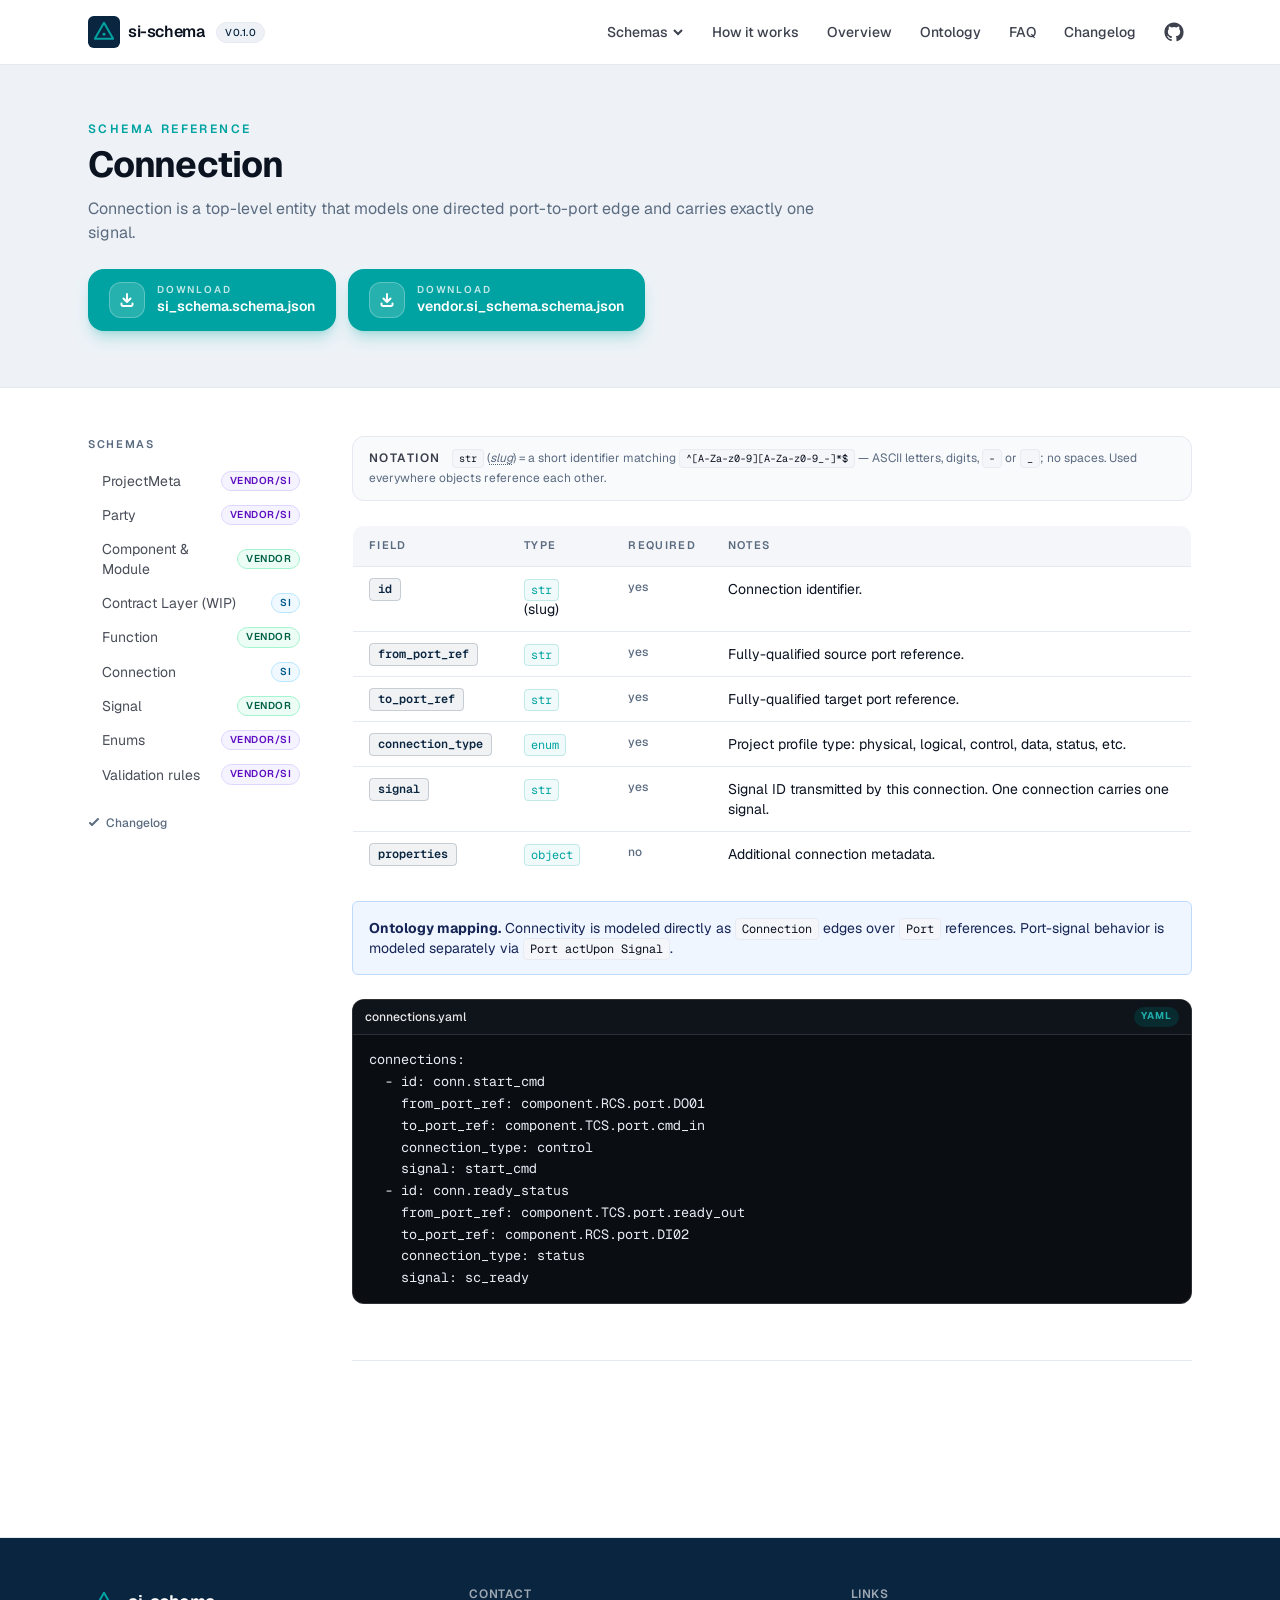
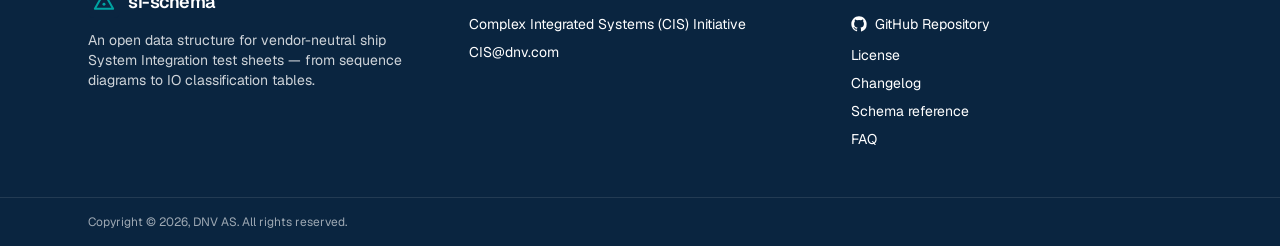
<file: connection.html>
<!doctype html>
<html lang="en">
	<head>
		<meta charset="utf-8" />
		<meta name="viewport" content="width=device-width, initial-scale=1" />
		<link rel="icon" type="image/svg+xml" href="./favicon.svg" />
		<meta name="description" content="si-schema — Open data structure for ship System Integration test sheets." />
		<link href="./_app/immutable/entry/start.CuXnZJ9Y.js" rel="modulepreload">
		<link href="./_app/immutable/chunks/BxZrU992.js" rel="modulepreload">
		<link href="./_app/immutable/chunks/9NZrLWms.js" rel="modulepreload">
		<link href="./_app/immutable/chunks/CHFEj7fB.js" rel="modulepreload">
		<link href="./_app/immutable/chunks/DK2OlqUA.js" rel="modulepreload">
		<link href="./_app/immutable/entry/app.CKg3zcY4.js" rel="modulepreload">
		<link href="./_app/immutable/chunks/Bzak7iHL.js" rel="modulepreload">
		<link href="./_app/immutable/chunks/LcYT14ve.js" rel="modulepreload">
		<link href="./_app/immutable/chunks/BVvnBB_Y.js" rel="modulepreload">
		<link href="./_app/immutable/chunks/CQ4sIRrD.js" rel="modulepreload">
		<link href="./_app/immutable/chunks/ezkT35Eb.js" rel="modulepreload">
		<link href="./_app/immutable/nodes/0.C39Bca4g.js" rel="modulepreload">
		<link href="./_app/immutable/chunks/BcMk1iwd.js" rel="modulepreload">
		<link href="./_app/immutable/chunks/CISqMbG2.js" rel="modulepreload">
		<link href="./_app/immutable/chunks/DSDNSyjs.js" rel="modulepreload">
		<link href="./_app/immutable/chunks/z_0ixGaa.js" rel="modulepreload">
		<link href="./_app/immutable/nodes/4.CrsIuE6P.js" rel="modulepreload">
		<link href="./_app/immutable/chunks/Dv5_CYsY.js" rel="modulepreload">
		<link href="./_app/immutable/chunks/GytRlRZy.js" rel="modulepreload">
		<link href="./_app/immutable/chunks/Ck3_JoaJ.js" rel="modulepreload">
		<!--qew3ys--><!----><title>Connection · si-schema</title>
		<link href="./_app/immutable/assets/0.B2nEp3z1.css" rel="stylesheet">
		<link href="./_app/immutable/assets/YamlBlock.D6mm86NV.css" rel="stylesheet">
	</head>
	<body data-sveltekit-preload-data="hover" class="min-h-screen bg-background text-foreground antialiased">
		<div style="display: contents"><!--[--><!--[0--><!--[--><div class="flex min-h-screen flex-col"><header class="sticky top-0 z-40 w-full transition-[background-color,border-color,backdrop-filter,color] duration-300 border-b border-border bg-background/90 text-foreground backdrop-blur"><div class="mx-auto flex h-16 max-w-6xl items-center justify-between px-4 sm:px-6"><a href="./" class="flex items-center gap-2" aria-label="Home"><img src="./logo.svg" alt="" class="h-8 w-8"/> <span class="text-base font-semibold tracking-tight">si-schema</span> <span class="ml-1 rounded-full px-2 py-0.5 text-[10px] font-medium uppercase tracking-wider transition border border-border bg-secondary text-secondary-foreground">v0.1.0</span></a> <nav class="hidden items-center gap-1 md:flex"><div class="group relative"><button class="inline-flex items-center gap-1 rounded-md px-3 py-2 text-sm font-medium transition text-foreground/80 hover:bg-secondary hover:text-foreground">Schemas <svg class="h-3 w-3" viewBox="0 0 12 12" fill="none" stroke="currentColor" stroke-width="2"><path d="M2 4l4 4 4-4"></path></svg></button> <div class="invisible absolute left-0 top-full pt-2 opacity-0 transition group-hover:visible group-hover:opacity-100"><div class="w-72 rounded-lg border border-border bg-card p-2 text-card-foreground shadow-lg"><!--[--><a href="/si-schema/project_meta" class="block rounded-md px-3 py-2 text-foreground hover:bg-secondary hover:text-foreground"><div class="flex items-center gap-2"><div class="text-sm font-medium">ProjectMeta</div> <span class="inline-flex rounded-full border px-2 py-0.5 text-[10px] font-semibold uppercase tracking-wider border-violet-200 bg-violet-50 text-violet-800">Vendor/SI</span></div> <div class="text-xs text-muted-foreground">Top-level project identifiers and schema version.</div></a><a href="/si-schema/party" class="block rounded-md px-3 py-2 text-foreground hover:bg-secondary hover:text-foreground"><div class="flex items-center gap-2"><div class="text-sm font-medium">Party</div> <span class="inline-flex rounded-full border px-2 py-0.5 text-[10px] font-semibold uppercase tracking-wider border-violet-200 bg-violet-50 text-violet-800">Vendor/SI</span></div> <div class="text-xs text-muted-foreground">Project parties (vendor, integrator, owner) identified by kind.</div></a><a href="/si-schema/system" class="block rounded-md px-3 py-2 text-foreground hover:bg-secondary hover:text-foreground"><div class="flex items-center gap-2"><div class="text-sm font-medium">Component &amp; Module</div> <span class="inline-flex rounded-full border px-2 py-0.5 text-[10px] font-semibold uppercase tracking-wider border-emerald-200 bg-emerald-50 text-emerald-800">Vendor</span></div> <div class="text-xs text-muted-foreground">Component hierarchy and implementation modules.</div></a><a href="/si-schema/contract" class="block rounded-md px-3 py-2 text-foreground hover:bg-secondary hover:text-foreground"><div class="flex items-center gap-2"><div class="text-sm font-medium">Contract Layer (WIP)</div> <span class="inline-flex rounded-full border px-2 py-0.5 text-[10px] font-semibold uppercase tracking-wider border-sky-200 bg-sky-50 text-sky-800">SI</span></div> <div class="text-xs text-muted-foreground">Work in progress — artefact, interfaces, protocol bindings, mode/authority, alarms, acceptance and lineages.</div></a><a href="/si-schema/function" class="block rounded-md px-3 py-2 text-foreground hover:bg-secondary hover:text-foreground"><div class="flex items-center gap-2"><div class="text-sm font-medium">Function</div> <span class="inline-flex rounded-full border px-2 py-0.5 text-[10px] font-semibold uppercase tracking-wider border-emerald-200 bg-emerald-50 text-emerald-800">Vendor</span></div> <div class="text-xs text-muted-foreground">One full test-sheet page.</div></a><a href="/si-schema/connection" class="block rounded-md px-3 py-2 text-foreground hover:bg-secondary hover:text-foreground"><div class="flex items-center gap-2"><div class="text-sm font-medium">Connection</div> <span class="inline-flex rounded-full border px-2 py-0.5 text-[10px] font-semibold uppercase tracking-wider border-sky-200 bg-sky-50 text-sky-800">SI</span></div> <div class="text-xs text-muted-foreground">Direct port-to-port edges carrying one signal each.</div></a><a href="/si-schema/signal" class="block rounded-md px-3 py-2 text-foreground hover:bg-secondary hover:text-foreground"><div class="flex items-center gap-2"><div class="text-sm font-medium">Signal</div> <span class="inline-flex rounded-full border px-2 py-0.5 text-[10px] font-semibold uppercase tracking-wider border-emerald-200 bg-emerald-50 text-emerald-800">Vendor</span></div> <div class="text-xs text-muted-foreground">One row in the IO classification table.</div></a><a href="/si-schema/enums" class="block rounded-md px-3 py-2 text-foreground hover:bg-secondary hover:text-foreground"><div class="flex items-center gap-2"><div class="text-sm font-medium">Enums</div> <span class="inline-flex rounded-full border px-2 py-0.5 text-[10px] font-semibold uppercase tracking-wider border-violet-200 bg-violet-50 text-violet-800">Vendor/SI</span></div> <div class="text-xs text-muted-foreground">Categories, link types, data types and subtypes.</div></a><a href="/si-schema/validation" class="block rounded-md px-3 py-2 text-foreground hover:bg-secondary hover:text-foreground"><div class="flex items-center gap-2"><div class="text-sm font-medium">Validation rules</div> <span class="inline-flex rounded-full border px-2 py-0.5 text-[10px] font-semibold uppercase tracking-wider border-violet-200 bg-violet-50 text-violet-800">Vendor/SI</span></div> <div class="text-xs text-muted-foreground">SIG001 – SIG024: cross-reference, ontology, mode-subset, and module-ownership checks.</div></a><!--]--></div></div></div> <!--[--><a href="/si-schema/#how-it-works" class="rounded-md px-3 py-2 text-sm font-medium transition text-foreground/80 hover:bg-secondary hover:text-foreground">How it works</a><a href="/si-schema/#schemas" class="rounded-md px-3 py-2 text-sm font-medium transition text-foreground/80 hover:bg-secondary hover:text-foreground">Overview</a><a href="/si-schema/ontology" class="rounded-md px-3 py-2 text-sm font-medium transition text-foreground/80 hover:bg-secondary hover:text-foreground">Ontology</a><a href="/si-schema/#faq" class="rounded-md px-3 py-2 text-sm font-medium transition text-foreground/80 hover:bg-secondary hover:text-foreground">FAQ</a><a href="/si-schema/changelog" class="rounded-md px-3 py-2 text-sm font-medium transition text-foreground/80 hover:bg-secondary hover:text-foreground">Changelog</a><!--]--> <a href="https://github.com/dnv-opensource/si-schema" target="_blank" rel="noopener noreferrer" class="ml-1 inline-flex h-9 w-9 items-center justify-center rounded-md transition text-foreground/80 hover:bg-secondary hover:text-foreground" aria-label="GitHub repository"><svg class="h-5 w-5" viewBox="0 0 24 24" fill="currentColor" aria-hidden="true"><path fill-rule="evenodd" clip-rule="evenodd" d="M12 .5C5.65.5.5 5.65.5 12c0 5.08 3.29 9.39 7.86 10.91.58.11.79-.25.79-.55v-2c-3.2.7-3.88-1.37-3.88-1.37-.52-1.32-1.27-1.67-1.27-1.67-1.04-.71.08-.7.08-.7 1.15.08 1.76 1.18 1.76 1.18 1.03 1.76 2.69 1.25 3.35.96.1-.74.4-1.25.73-1.54-2.55-.29-5.24-1.28-5.24-5.7 0-1.26.45-2.29 1.18-3.1-.12-.29-.51-1.47.11-3.06 0 0 .97-.31 3.18 1.18a11 11 0 0 1 5.78 0c2.21-1.5 3.18-1.18 3.18-1.18.63 1.59.24 2.77.12 3.06.74.81 1.18 1.84 1.18 3.1 0 4.43-2.69 5.41-5.25 5.69.41.36.78 1.07.78 2.16v3.2c0 .31.21.67.8.55A11.5 11.5 0 0 0 23.5 12C23.5 5.65 18.35.5 12 .5Z"></path></svg></a></nav> <button class="inline-flex items-center justify-center rounded-md p-2 md:hidden" aria-label="Toggle menu"><svg class="h-5 w-5" viewBox="0 0 24 24" fill="none" stroke="currentColor" stroke-width="2"><path d="M3 6h18M3 12h18M3 18h18"></path></svg></button></div> <!--[-1--><!--]--></header><!----> <main class="flex-1"><!--[--><section class="border-b border-border bg-secondary"><div class="mx-auto max-w-6xl px-4 py-10 sm:px-6 md:py-14"><div class="flex flex-wrap items-end justify-between gap-6"><div><div class="text-xs font-semibold uppercase tracking-[0.2em] text-accent">Schema reference</div> <h1 class="mt-2 text-3xl font-bold tracking-tight md:text-4xl">Connection</h1> <!--[0--><p class="mt-3 max-w-3xl text-muted-foreground">Connection is a top-level entity that models one directed port-to-port edge and carries exactly one signal.</p><!--]--></div> <div class="flex flex-wrap gap-3"><!--[--><a href="./si_schema.schema.json" download="" class="group inline-flex items-center gap-3 rounded-2xl border border-accent/30 bg-accent px-5 py-3 text-accent-foreground shadow-lg shadow-accent/25 transition hover:-translate-y-0.5 hover:bg-accent/95 hover:shadow-xl" aria-label="Download si_schema.schema.json"><span class="inline-flex h-9 w-9 items-center justify-center rounded-xl bg-white/15 ring-1 ring-inset ring-white/25"><svg class="h-4 w-4" viewBox="0 0 16 16" fill="none" stroke="currentColor" stroke-width="2"><path d="M8 2v8m0 0L4.5 6.5M8 10l3.5-3.5" stroke-linecap="round" stroke-linejoin="round"></path><path d="M2.5 11.5v1A1.5 1.5 0 0 0 4 14h8a1.5 1.5 0 0 0 1.5-1.5v-1" stroke-linecap="round"></path></svg></span> <span class="flex flex-col items-start leading-tight"><span class="text-[10px] font-semibold uppercase tracking-[0.18em] text-white/75">Download</span> <span class="text-sm font-semibold">si_schema.schema.json</span></span></a><!--]--></div></div></div></section> <div class="mx-auto grid max-w-6xl gap-10 px-4 py-10 sm:px-6 md:grid-cols-[14rem_minmax(0,1fr)] md:py-12"><aside class="md:sticky md:top-20 md:self-start"><label class="block md:hidden"><span class="text-xs font-semibold uppercase tracking-[0.15em] text-muted-foreground">Schemas</span> <select class="mt-2 w-full rounded-lg border border-border bg-card px-3 py-2 text-sm"><!--[--><option value="/si-schema/project_meta">ProjectMeta</option><option value="/si-schema/party">Party</option><option value="/si-schema/system">Component &amp; Module</option><option value="/si-schema/contract">Contract Layer (WIP)</option><option value="/si-schema/function">Function</option><option value="/si-schema/connection" selected="">Connection</option><option value="/si-schema/signal">Signal</option><option value="/si-schema/enums">Enums</option><option value="/si-schema/validation">Validation rules</option><!--]--></select></label> <nav class="hidden md:block" aria-label="Schema reference navigation"><div class="text-[11px] font-semibold uppercase tracking-[0.15em] text-muted-foreground">Schemas</div> <ul class="mt-3 space-y-0.5"><!--[--><li><a href="/si-schema/project_meta" class="block rounded-lg border-l-2 px-3 py-1.5 text-sm transition border-transparent text-foreground/75 hover:border-border hover:bg-secondary hover:text-foreground"><span class="flex items-center justify-between gap-2"><span>ProjectMeta</span> <span class="inline-flex rounded-full border px-2 py-0.5 text-[10px] font-semibold uppercase tracking-wider border-violet-200 bg-violet-50 text-violet-800">Vendor/SI</span></span></a></li><li><a href="/si-schema/party" class="block rounded-lg border-l-2 px-3 py-1.5 text-sm transition border-transparent text-foreground/75 hover:border-border hover:bg-secondary hover:text-foreground"><span class="flex items-center justify-between gap-2"><span>Party</span> <span class="inline-flex rounded-full border px-2 py-0.5 text-[10px] font-semibold uppercase tracking-wider border-violet-200 bg-violet-50 text-violet-800">Vendor/SI</span></span></a></li><li><a href="/si-schema/system" class="block rounded-lg border-l-2 px-3 py-1.5 text-sm transition border-transparent text-foreground/75 hover:border-border hover:bg-secondary hover:text-foreground"><span class="flex items-center justify-between gap-2"><span>Component &amp; Module</span> <span class="inline-flex rounded-full border px-2 py-0.5 text-[10px] font-semibold uppercase tracking-wider border-emerald-200 bg-emerald-50 text-emerald-800">Vendor</span></span></a></li><li><a href="/si-schema/contract" class="block rounded-lg border-l-2 px-3 py-1.5 text-sm transition border-transparent text-foreground/75 hover:border-border hover:bg-secondary hover:text-foreground"><span class="flex items-center justify-between gap-2"><span>Contract Layer (WIP)</span> <span class="inline-flex rounded-full border px-2 py-0.5 text-[10px] font-semibold uppercase tracking-wider border-sky-200 bg-sky-50 text-sky-800">SI</span></span></a></li><li><a href="/si-schema/function" class="block rounded-lg border-l-2 px-3 py-1.5 text-sm transition border-transparent text-foreground/75 hover:border-border hover:bg-secondary hover:text-foreground"><span class="flex items-center justify-between gap-2"><span>Function</span> <span class="inline-flex rounded-full border px-2 py-0.5 text-[10px] font-semibold uppercase tracking-wider border-emerald-200 bg-emerald-50 text-emerald-800">Vendor</span></span></a></li><li><a href="/si-schema/connection" aria-current="page" class="block rounded-lg border-l-2 px-3 py-1.5 text-sm transition border-accent bg-accent/5 font-semibold text-foreground"><span class="flex items-center justify-between gap-2"><span>Connection</span> <span class="inline-flex rounded-full border px-2 py-0.5 text-[10px] font-semibold uppercase tracking-wider border-sky-200 bg-sky-50 text-sky-800">SI</span></span></a></li><li><a href="/si-schema/signal" class="block rounded-lg border-l-2 px-3 py-1.5 text-sm transition border-transparent text-foreground/75 hover:border-border hover:bg-secondary hover:text-foreground"><span class="flex items-center justify-between gap-2"><span>Signal</span> <span class="inline-flex rounded-full border px-2 py-0.5 text-[10px] font-semibold uppercase tracking-wider border-emerald-200 bg-emerald-50 text-emerald-800">Vendor</span></span></a></li><li><a href="/si-schema/enums" class="block rounded-lg border-l-2 px-3 py-1.5 text-sm transition border-transparent text-foreground/75 hover:border-border hover:bg-secondary hover:text-foreground"><span class="flex items-center justify-between gap-2"><span>Enums</span> <span class="inline-flex rounded-full border px-2 py-0.5 text-[10px] font-semibold uppercase tracking-wider border-violet-200 bg-violet-50 text-violet-800">Vendor/SI</span></span></a></li><li><a href="/si-schema/validation" class="block rounded-lg border-l-2 px-3 py-1.5 text-sm transition border-transparent text-foreground/75 hover:border-border hover:bg-secondary hover:text-foreground"><span class="flex items-center justify-between gap-2"><span>Validation rules</span> <span class="inline-flex rounded-full border px-2 py-0.5 text-[10px] font-semibold uppercase tracking-wider border-violet-200 bg-violet-50 text-violet-800">Vendor/SI</span></span></a></li><!--]--></ul> <a href="./changelog" class="mt-6 inline-flex items-center gap-1.5 text-xs font-medium text-muted-foreground hover:text-accent"><svg class="h-3 w-3" viewBox="0 0 12 12" fill="none" stroke="currentColor" stroke-width="2"><path d="M10 2L4 8l-2-2" stroke-linecap="round" stroke-linejoin="round"></path></svg> Changelog</a></nav></aside> <article class="min-w-0"><aside class="mb-6 rounded-xl border border-border bg-muted/50 px-4 py-3 text-xs leading-relaxed text-muted-foreground" aria-label="Field-type notation"><span class="font-semibold uppercase tracking-[0.12em] text-foreground/80">Notation</span> <span class="ml-2"><code class="text-foreground">str</code> (<abbr class="type-hint" title="Required format: ASCII letters, digits, '-' or '_'. Must start with a letter or digit. No spaces or other punctuation. Examples: RCS, nav-system, engine_01">slug</abbr>) = a short identifier matching <code>^[A-Za-z0-9][A-Za-z0-9_-]*$</code> — ASCII letters, digits, <code>-</code> or <code>_</code>; no spaces. Used everywhere objects reference each other.</span></aside> <div class="prose-table space-y-6"><table><thead><tr><th>Field</th><th>Type</th><th>Required</th><th>Notes</th></tr></thead><tbody><tr><td><code>id</code></td><td><code>str</code> (slug)</td><td>yes</td><td>Connection identifier.</td></tr><tr><td><code>from_port_ref</code></td><td><code>str</code></td><td>yes</td><td>Fully-qualified source port reference.</td></tr><tr><td><code>to_port_ref</code></td><td><code>str</code></td><td>yes</td><td>Fully-qualified target port reference.</td></tr><tr><td><code>connection_type</code></td><td><code>enum</code></td><td>yes</td><td>Project profile type: physical, logical, control, data, status, etc.</td></tr><tr><td><code>signal</code></td><td><code>str</code></td><td>yes</td><td>Signal ID transmitted by this connection. One connection carries one signal.</td></tr><tr><td><code>properties</code></td><td><code>object</code></td><td>no</td><td>Additional connection metadata.</td></tr></tbody></table> <div class="rounded-md border border-blue-200 bg-blue-50 p-4 text-sm text-blue-950"><strong>Ontology mapping.</strong> Connectivity is modeled directly as <code>Connection</code> edges over <code>Port</code> references. Port-signal behavior is modeled separately via <code>Port actUpon Signal</code>.</div> <figure class="yaml-block not-prose svelte-150n1a0"><header class="yaml-block__chrome svelte-150n1a0"><div class="yaml-block__filename svelte-150n1a0"><span>connections.yaml</span></div> <span class="yaml-block__lang svelte-150n1a0">YAML</span></header> <pre class="yaml-block__code svelte-150n1a0"><code class="svelte-150n1a0">connections:
  - id: conn.start_cmd
    from_port_ref: component.RCS.port.DO01
    to_port_ref: component.TCS.port.cmd_in
    connection_type: control
    signal: start_cmd
  - id: conn.ready_status
    from_port_ref: component.TCS.port.ready_out
    to_port_ref: component.RCS.port.DI02
    connection_type: status
    signal: sc_ready</code></pre></figure><!----><!----></div> <nav class="mt-14 grid gap-3 border-t border-border pt-8 sm:grid-cols-2" aria-label="Schema page navigation"><!--[0--><a href="/si-schema/function" class="group flex flex-col rounded-xl border border-border bg-card px-5 py-4 transition hover:-translate-y-0.5 hover:border-accent hover:shadow-md"><span class="flex items-center gap-1.5 text-[11px] font-semibold uppercase tracking-[0.15em] text-muted-foreground"><svg class="h-3 w-3" viewBox="0 0 12 12" fill="none" stroke="currentColor" stroke-width="2"><path d="M8 2L4 6l4 4" stroke-linecap="round" stroke-linejoin="round"></path></svg> Previous</span> <span class="mt-1 text-sm font-semibold text-foreground group-hover:text-accent">Function</span></a><!--]--> <!--[0--><a href="/si-schema/signal" class="group flex flex-col items-end rounded-xl border border-border bg-card px-5 py-4 text-right transition hover:-translate-y-0.5 hover:border-accent hover:shadow-md"><span class="flex items-center gap-1.5 text-[11px] font-semibold uppercase tracking-[0.15em] text-muted-foreground">Next <svg class="h-3 w-3" viewBox="0 0 12 12" fill="none" stroke="currentColor" stroke-width="2"><path d="M4 2l4 4-4 4" stroke-linecap="round" stroke-linejoin="round"></path></svg></span> <span class="mt-1 text-sm font-semibold text-foreground group-hover:text-accent">Signal</span></a><!--]--></nav></article></div><!--]--><!----></main> <footer class="mt-24 border-t border-border bg-primary text-primary-foreground"><div class="mx-auto grid max-w-6xl gap-10 px-4 py-12 sm:px-6 md:grid-cols-3"><div><div class="flex items-center gap-2"><img src="./logo.svg" alt="" class="h-8 w-8"/> <span class="text-lg font-semibold tracking-tight">si-schema</span></div> <p class="mt-3 max-w-sm text-sm text-primary-foreground/80">An open data structure for vendor-neutral ship System Integration test sheets — from sequence diagrams
				to IO classification tables.</p></div> <div><h4 class="text-xs font-semibold uppercase tracking-wider text-primary-foreground/60">Contact</h4> <ul class="mt-3 space-y-2 text-sm"><li>Complex Integrated Systems (CIS) Initiative</li> <li><a class="underline-offset-4 hover:underline" href="mailto:CIS@dnv.com">CIS@dnv.com</a></li></ul></div> <div><h4 class="text-xs font-semibold uppercase tracking-wider text-primary-foreground/60">Links</h4> <ul class="mt-3 space-y-2 text-sm"><li><a class="inline-flex items-center gap-2 underline-offset-4 hover:underline" href="https://github.com/dnv-opensource/si-schema" target="_blank" rel="noopener noreferrer"><svg class="h-4 w-4" viewBox="0 0 24 24" fill="currentColor" aria-hidden="true"><path fill-rule="evenodd" clip-rule="evenodd" d="M12 .5C5.65.5.5 5.65.5 12c0 5.08 3.29 9.39 7.86 10.91.58.11.79-.25.79-.55v-2c-3.2.7-3.88-1.37-3.88-1.37-.52-1.32-1.27-1.67-1.27-1.67-1.04-.71.08-.7.08-.7 1.15.08 1.76 1.18 1.76 1.18 1.03 1.76 2.69 1.25 3.35.96.1-.74.4-1.25.73-1.54-2.55-.29-5.24-1.28-5.24-5.7 0-1.26.45-2.29 1.18-3.1-.12-.29-.51-1.47.11-3.06 0 0 .97-.31 3.18 1.18a11 11 0 0 1 5.78 0c2.21-1.5 3.18-1.18 3.18-1.18.63 1.59.24 2.77.12 3.06.74.81 1.18 1.84 1.18 3.1 0 4.43-2.69 5.41-5.25 5.69.41.36.78 1.07.78 2.16v3.2c0 .31.21.67.8.55A11.5 11.5 0 0 0 23.5 12C23.5 5.65 18.35.5 12 .5Z"></path></svg> GitHub Repository</a></li> <li><a class="underline-offset-4 hover:underline" href="https://github.com/dnv-opensource/si-schema/blob/main/LICENSE.md" target="_blank" rel="noopener noreferrer">License</a></li> <li><a class="underline-offset-4 hover:underline" href="./changelog">Changelog</a></li> <li><a class="underline-offset-4 hover:underline" href="./#schemas">Schema reference</a></li> <li><a class="underline-offset-4 hover:underline" href="./#faq">FAQ</a></li></ul></div></div> <div class="border-t border-white/10"><div class="mx-auto max-w-6xl px-4 py-4 text-xs text-primary-foreground/60 sm:px-6">Copyright © 2026, DNV AS. All rights reserved.</div></div></footer><!----></div><!--]--><!--]--> <!--[-1--><!--]--><!--]-->
			
			<script>
				{
					__sveltekit_oq3me6 = {
						base: new URL(".", location).pathname.slice(0, -1),
						assets: "/si-schema"
					};

					const element = document.currentScript.parentElement;

					Promise.all([
						import("./_app/immutable/entry/start.CuXnZJ9Y.js"),
						import("./_app/immutable/entry/app.CKg3zcY4.js")
					]).then(([kit, app]) => {
						kit.start(app, element, {
							node_ids: [0, 4],
							data: [null,null],
							form: null,
							error: null
						});
					});
				}
			</script>
		</div>
	</body>
</html>
</file>
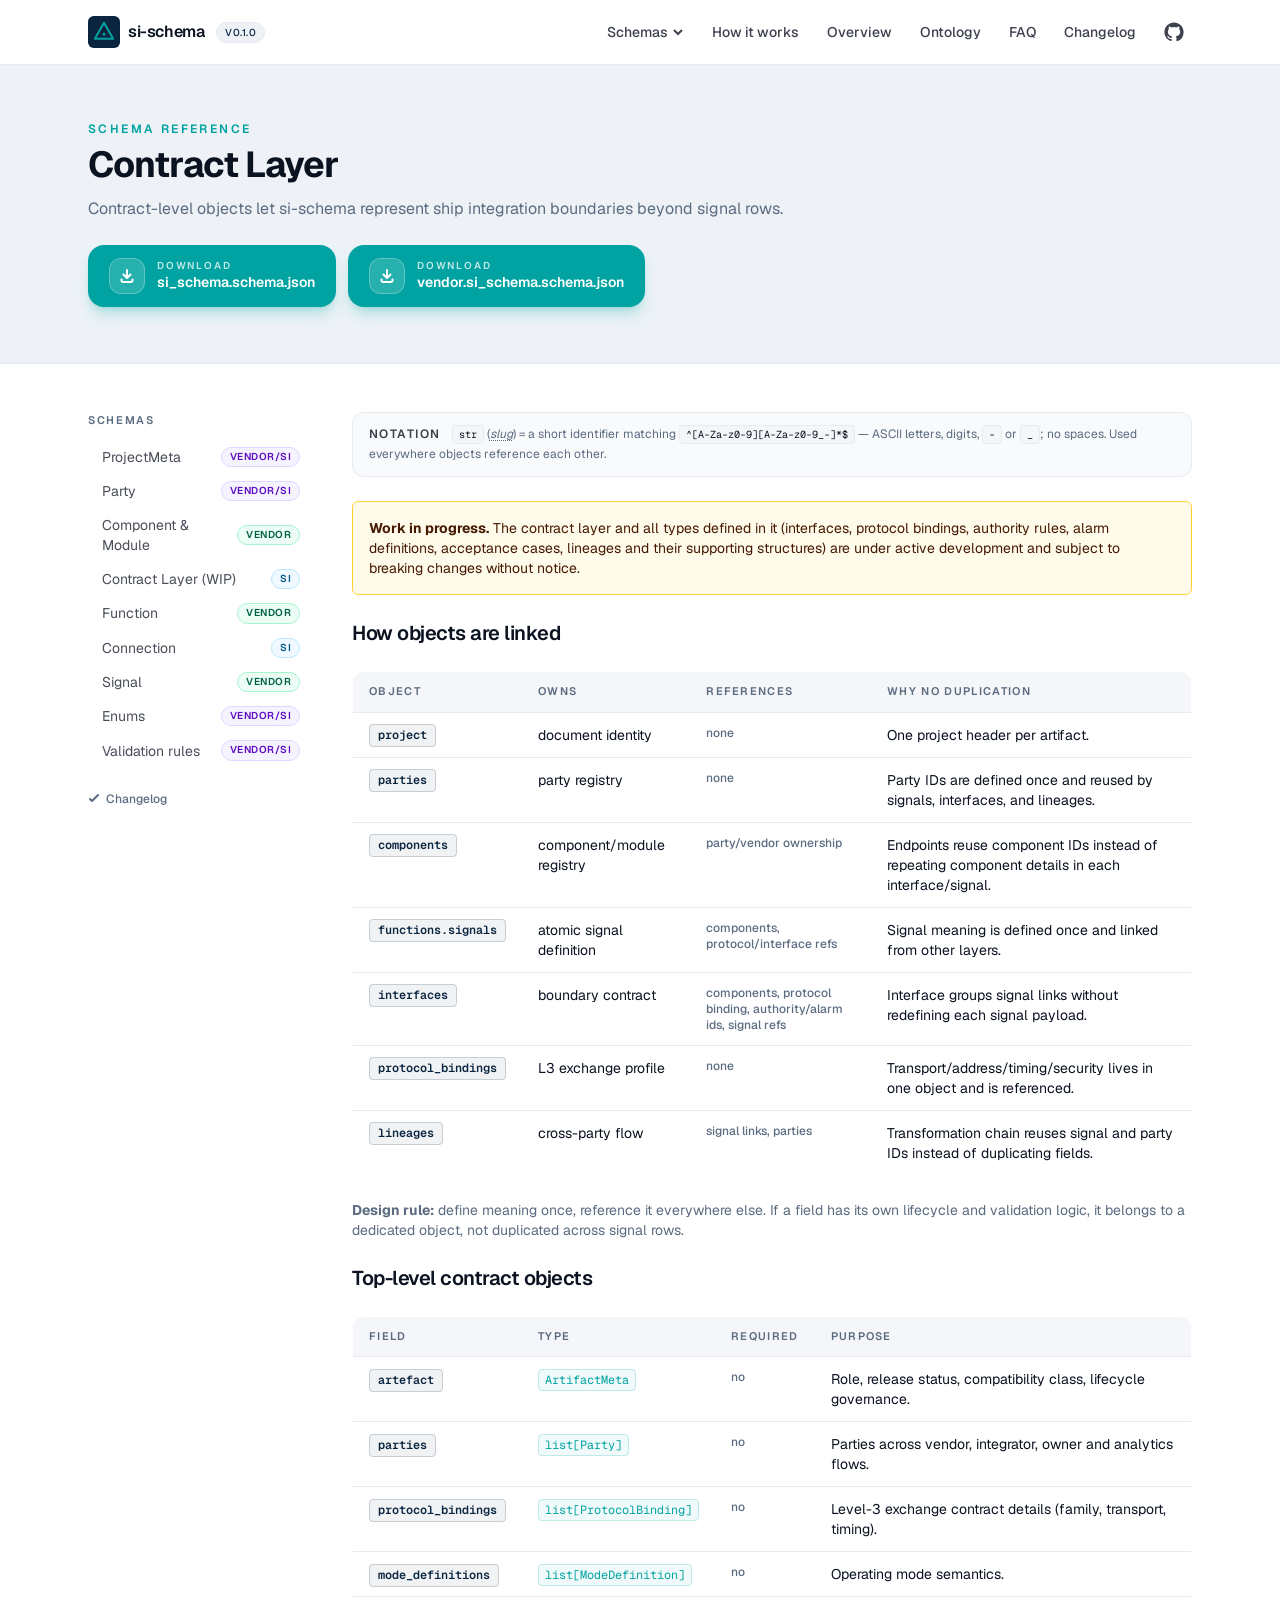
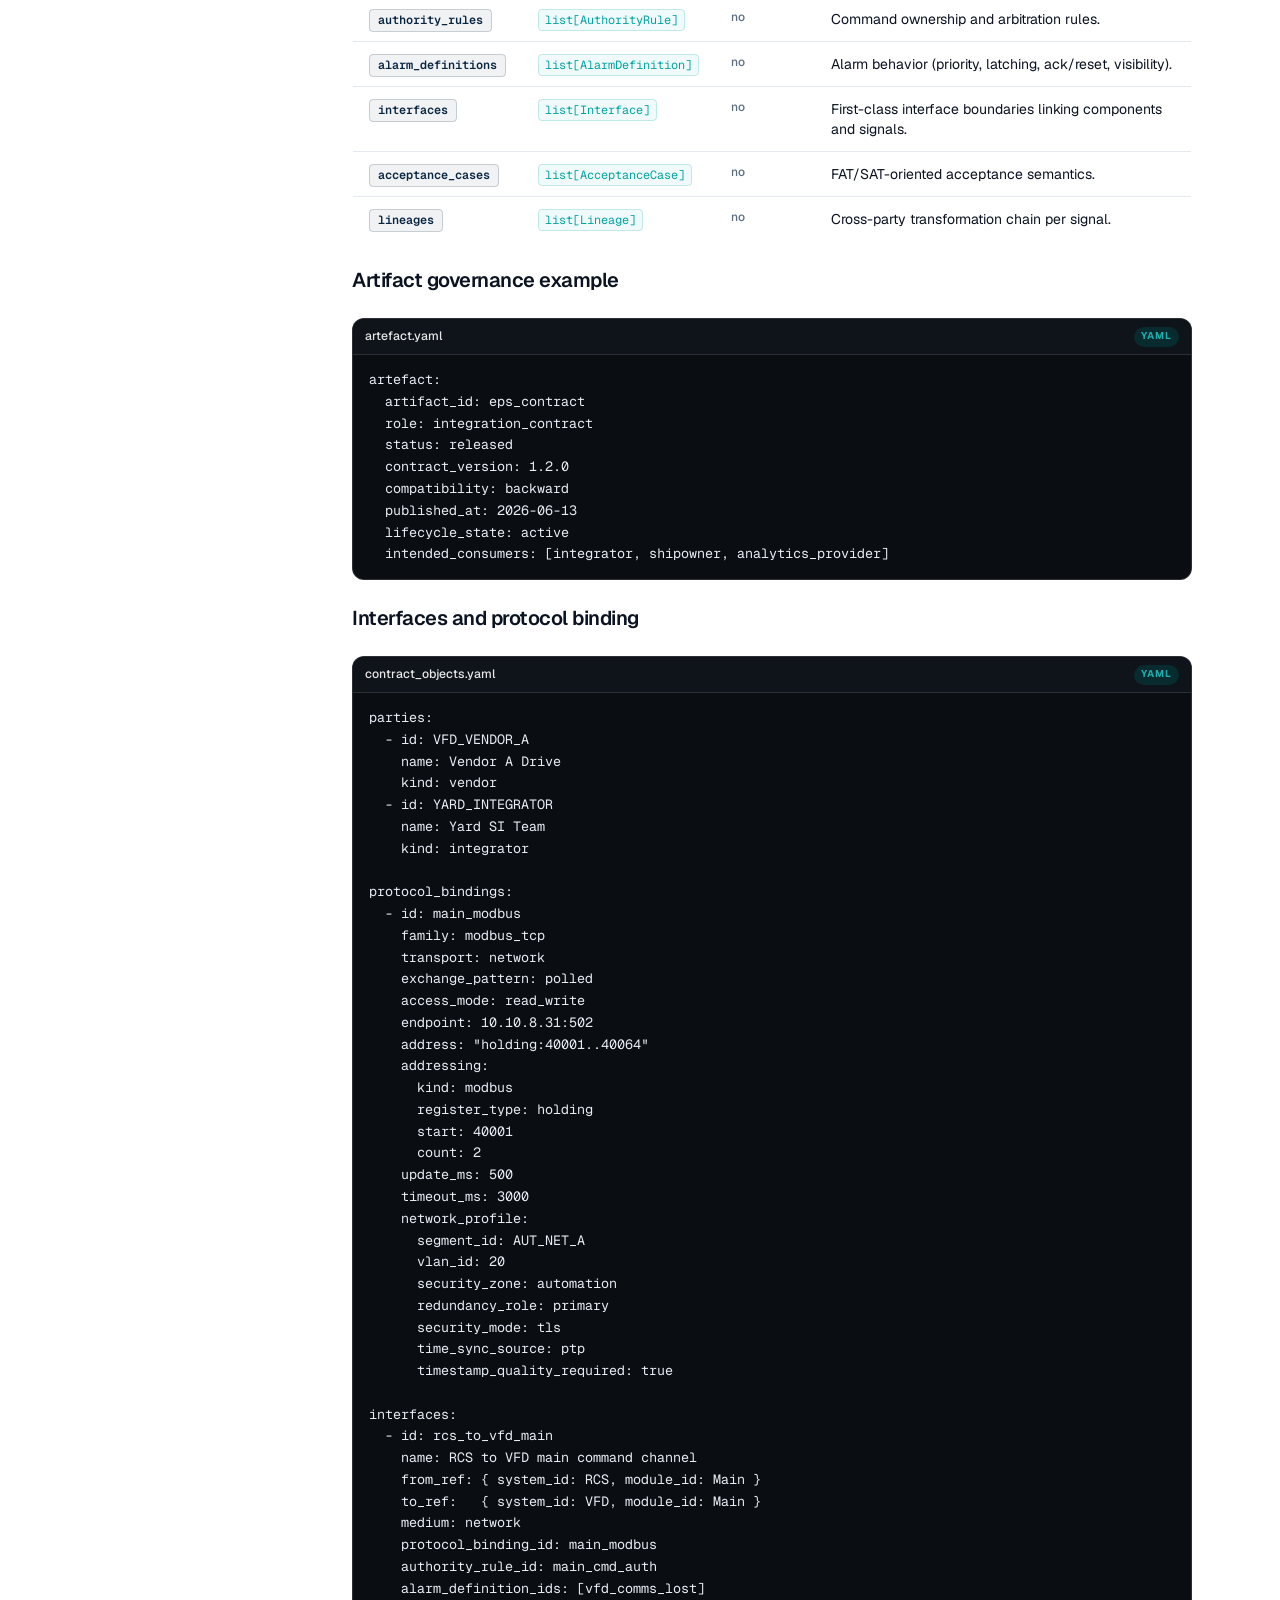
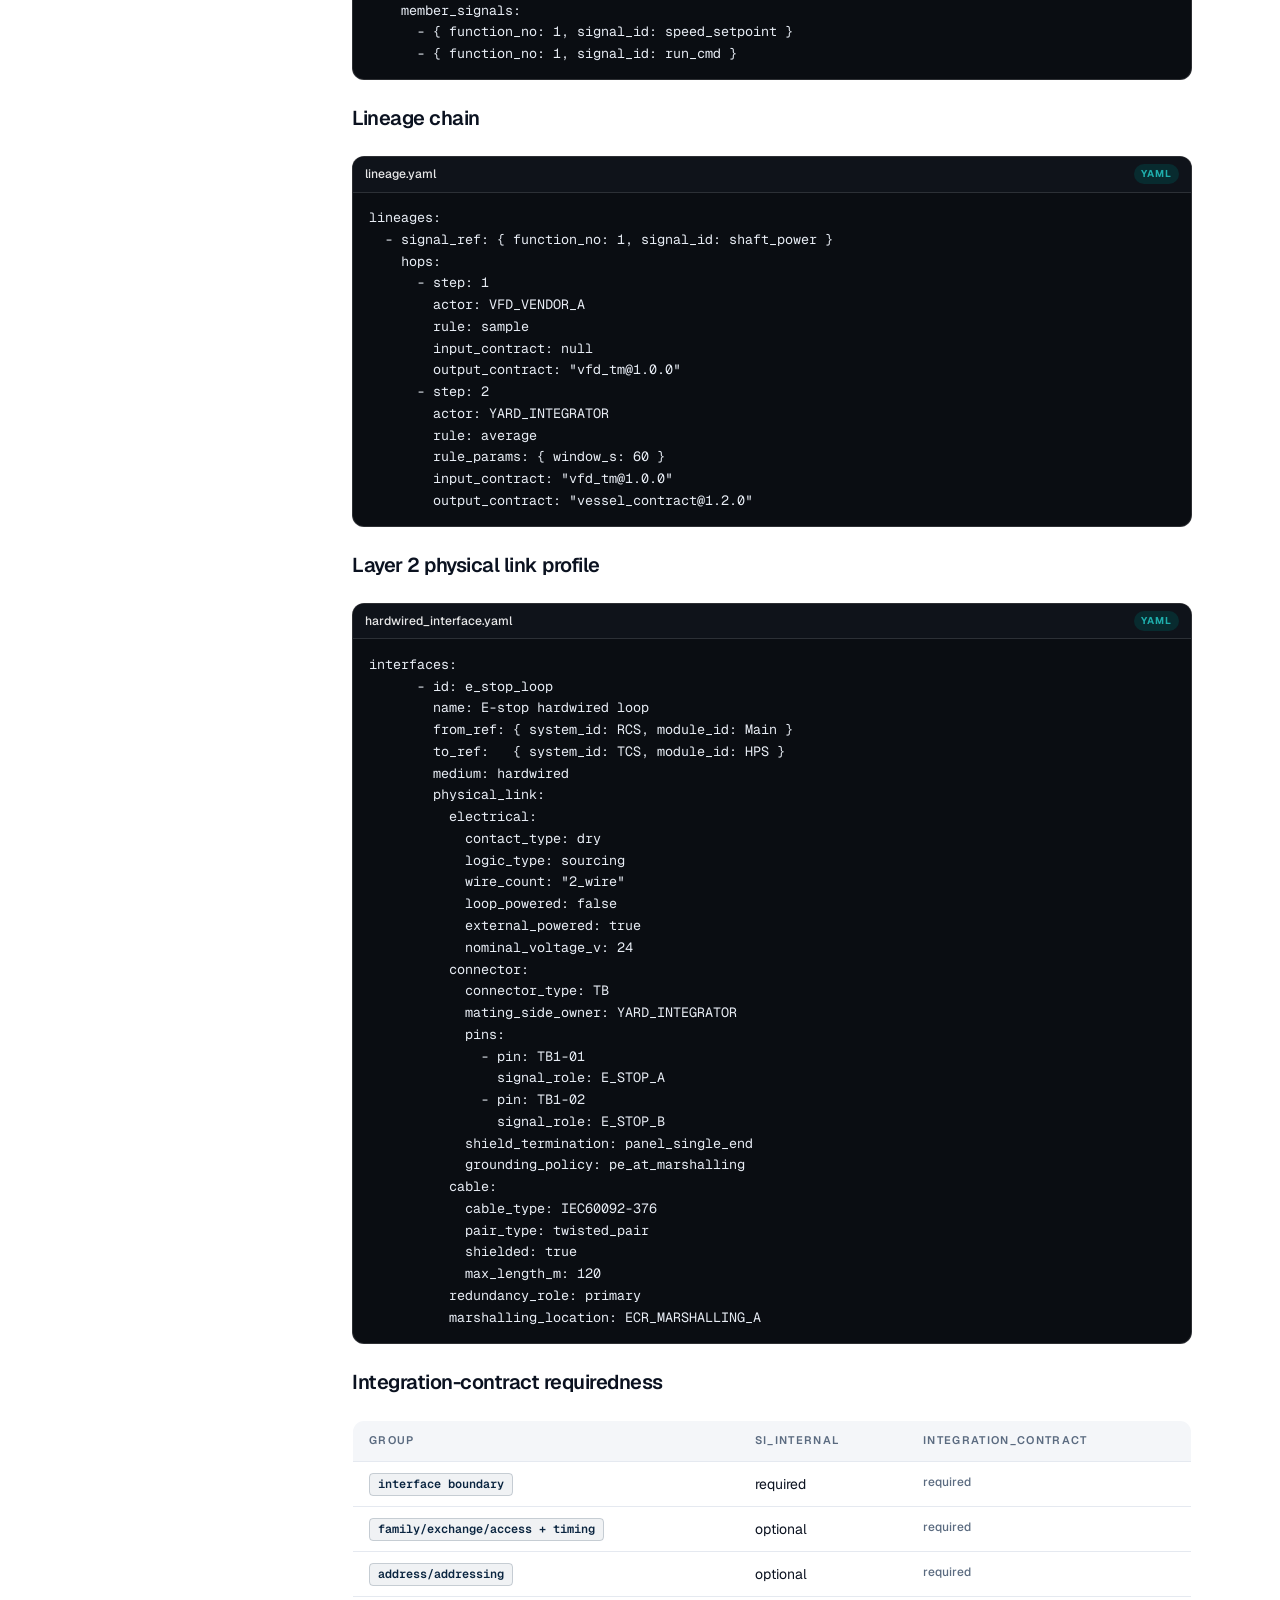
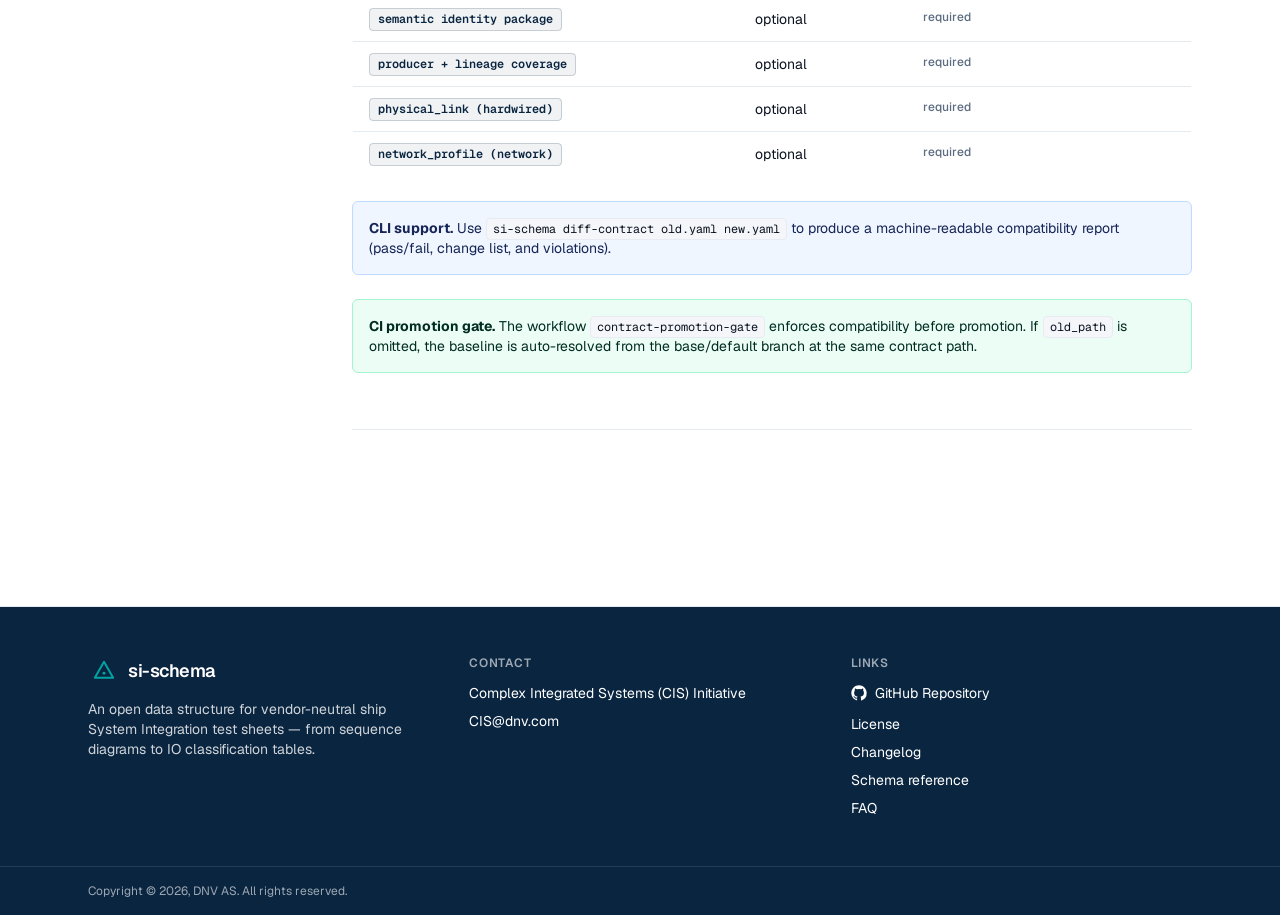
<file: contract.html>
<!doctype html>
<html lang="en">
	<head>
		<meta charset="utf-8" />
		<meta name="viewport" content="width=device-width, initial-scale=1" />
		<link rel="icon" type="image/svg+xml" href="./favicon.svg" />
		<meta name="description" content="si-schema — Open data structure for ship System Integration test sheets." />
		<link href="./_app/immutable/entry/start.CuXnZJ9Y.js" rel="modulepreload">
		<link href="./_app/immutable/chunks/BxZrU992.js" rel="modulepreload">
		<link href="./_app/immutable/chunks/9NZrLWms.js" rel="modulepreload">
		<link href="./_app/immutable/chunks/CHFEj7fB.js" rel="modulepreload">
		<link href="./_app/immutable/chunks/DK2OlqUA.js" rel="modulepreload">
		<link href="./_app/immutable/entry/app.CKg3zcY4.js" rel="modulepreload">
		<link href="./_app/immutable/chunks/Bzak7iHL.js" rel="modulepreload">
		<link href="./_app/immutable/chunks/LcYT14ve.js" rel="modulepreload">
		<link href="./_app/immutable/chunks/BVvnBB_Y.js" rel="modulepreload">
		<link href="./_app/immutable/chunks/CQ4sIRrD.js" rel="modulepreload">
		<link href="./_app/immutable/chunks/ezkT35Eb.js" rel="modulepreload">
		<link href="./_app/immutable/nodes/0.C39Bca4g.js" rel="modulepreload">
		<link href="./_app/immutable/chunks/BcMk1iwd.js" rel="modulepreload">
		<link href="./_app/immutable/chunks/CISqMbG2.js" rel="modulepreload">
		<link href="./_app/immutable/chunks/DSDNSyjs.js" rel="modulepreload">
		<link href="./_app/immutable/chunks/z_0ixGaa.js" rel="modulepreload">
		<link href="./_app/immutable/nodes/5.CeLpBT3R.js" rel="modulepreload">
		<link href="./_app/immutable/chunks/Dv5_CYsY.js" rel="modulepreload">
		<link href="./_app/immutable/chunks/GytRlRZy.js" rel="modulepreload">
		<link href="./_app/immutable/chunks/Ck3_JoaJ.js" rel="modulepreload">
		<!--qew3ys--><!----><title>Contract Layer · si-schema</title>
		<link href="./_app/immutable/assets/0.B2nEp3z1.css" rel="stylesheet">
		<link href="./_app/immutable/assets/YamlBlock.D6mm86NV.css" rel="stylesheet">
	</head>
	<body data-sveltekit-preload-data="hover" class="min-h-screen bg-background text-foreground antialiased">
		<div style="display: contents"><!--[--><!--[0--><!--[--><div class="flex min-h-screen flex-col"><header class="sticky top-0 z-40 w-full transition-[background-color,border-color,backdrop-filter,color] duration-300 border-b border-border bg-background/90 text-foreground backdrop-blur"><div class="mx-auto flex h-16 max-w-6xl items-center justify-between px-4 sm:px-6"><a href="./" class="flex items-center gap-2" aria-label="Home"><img src="./logo.svg" alt="" class="h-8 w-8"/> <span class="text-base font-semibold tracking-tight">si-schema</span> <span class="ml-1 rounded-full px-2 py-0.5 text-[10px] font-medium uppercase tracking-wider transition border border-border bg-secondary text-secondary-foreground">v0.1.0</span></a> <nav class="hidden items-center gap-1 md:flex"><div class="group relative"><button class="inline-flex items-center gap-1 rounded-md px-3 py-2 text-sm font-medium transition text-foreground/80 hover:bg-secondary hover:text-foreground">Schemas <svg class="h-3 w-3" viewBox="0 0 12 12" fill="none" stroke="currentColor" stroke-width="2"><path d="M2 4l4 4 4-4"></path></svg></button> <div class="invisible absolute left-0 top-full pt-2 opacity-0 transition group-hover:visible group-hover:opacity-100"><div class="w-72 rounded-lg border border-border bg-card p-2 text-card-foreground shadow-lg"><!--[--><a href="/si-schema/project_meta" class="block rounded-md px-3 py-2 text-foreground hover:bg-secondary hover:text-foreground"><div class="flex items-center gap-2"><div class="text-sm font-medium">ProjectMeta</div> <span class="inline-flex rounded-full border px-2 py-0.5 text-[10px] font-semibold uppercase tracking-wider border-violet-200 bg-violet-50 text-violet-800">Vendor/SI</span></div> <div class="text-xs text-muted-foreground">Top-level project identifiers and schema version.</div></a><a href="/si-schema/party" class="block rounded-md px-3 py-2 text-foreground hover:bg-secondary hover:text-foreground"><div class="flex items-center gap-2"><div class="text-sm font-medium">Party</div> <span class="inline-flex rounded-full border px-2 py-0.5 text-[10px] font-semibold uppercase tracking-wider border-violet-200 bg-violet-50 text-violet-800">Vendor/SI</span></div> <div class="text-xs text-muted-foreground">Project parties (vendor, integrator, owner) identified by kind.</div></a><a href="/si-schema/system" class="block rounded-md px-3 py-2 text-foreground hover:bg-secondary hover:text-foreground"><div class="flex items-center gap-2"><div class="text-sm font-medium">Component &amp; Module</div> <span class="inline-flex rounded-full border px-2 py-0.5 text-[10px] font-semibold uppercase tracking-wider border-emerald-200 bg-emerald-50 text-emerald-800">Vendor</span></div> <div class="text-xs text-muted-foreground">Component hierarchy and implementation modules.</div></a><a href="/si-schema/contract" class="block rounded-md px-3 py-2 text-foreground hover:bg-secondary hover:text-foreground"><div class="flex items-center gap-2"><div class="text-sm font-medium">Contract Layer (WIP)</div> <span class="inline-flex rounded-full border px-2 py-0.5 text-[10px] font-semibold uppercase tracking-wider border-sky-200 bg-sky-50 text-sky-800">SI</span></div> <div class="text-xs text-muted-foreground">Work in progress — artefact, interfaces, protocol bindings, mode/authority, alarms, acceptance and lineages.</div></a><a href="/si-schema/function" class="block rounded-md px-3 py-2 text-foreground hover:bg-secondary hover:text-foreground"><div class="flex items-center gap-2"><div class="text-sm font-medium">Function</div> <span class="inline-flex rounded-full border px-2 py-0.5 text-[10px] font-semibold uppercase tracking-wider border-emerald-200 bg-emerald-50 text-emerald-800">Vendor</span></div> <div class="text-xs text-muted-foreground">One full test-sheet page.</div></a><a href="/si-schema/connection" class="block rounded-md px-3 py-2 text-foreground hover:bg-secondary hover:text-foreground"><div class="flex items-center gap-2"><div class="text-sm font-medium">Connection</div> <span class="inline-flex rounded-full border px-2 py-0.5 text-[10px] font-semibold uppercase tracking-wider border-sky-200 bg-sky-50 text-sky-800">SI</span></div> <div class="text-xs text-muted-foreground">Direct port-to-port edges carrying one signal each.</div></a><a href="/si-schema/signal" class="block rounded-md px-3 py-2 text-foreground hover:bg-secondary hover:text-foreground"><div class="flex items-center gap-2"><div class="text-sm font-medium">Signal</div> <span class="inline-flex rounded-full border px-2 py-0.5 text-[10px] font-semibold uppercase tracking-wider border-emerald-200 bg-emerald-50 text-emerald-800">Vendor</span></div> <div class="text-xs text-muted-foreground">One row in the IO classification table.</div></a><a href="/si-schema/enums" class="block rounded-md px-3 py-2 text-foreground hover:bg-secondary hover:text-foreground"><div class="flex items-center gap-2"><div class="text-sm font-medium">Enums</div> <span class="inline-flex rounded-full border px-2 py-0.5 text-[10px] font-semibold uppercase tracking-wider border-violet-200 bg-violet-50 text-violet-800">Vendor/SI</span></div> <div class="text-xs text-muted-foreground">Categories, link types, data types and subtypes.</div></a><a href="/si-schema/validation" class="block rounded-md px-3 py-2 text-foreground hover:bg-secondary hover:text-foreground"><div class="flex items-center gap-2"><div class="text-sm font-medium">Validation rules</div> <span class="inline-flex rounded-full border px-2 py-0.5 text-[10px] font-semibold uppercase tracking-wider border-violet-200 bg-violet-50 text-violet-800">Vendor/SI</span></div> <div class="text-xs text-muted-foreground">SIG001 – SIG024: cross-reference, ontology, mode-subset, and module-ownership checks.</div></a><!--]--></div></div></div> <!--[--><a href="/si-schema/#how-it-works" class="rounded-md px-3 py-2 text-sm font-medium transition text-foreground/80 hover:bg-secondary hover:text-foreground">How it works</a><a href="/si-schema/#schemas" class="rounded-md px-3 py-2 text-sm font-medium transition text-foreground/80 hover:bg-secondary hover:text-foreground">Overview</a><a href="/si-schema/ontology" class="rounded-md px-3 py-2 text-sm font-medium transition text-foreground/80 hover:bg-secondary hover:text-foreground">Ontology</a><a href="/si-schema/#faq" class="rounded-md px-3 py-2 text-sm font-medium transition text-foreground/80 hover:bg-secondary hover:text-foreground">FAQ</a><a href="/si-schema/changelog" class="rounded-md px-3 py-2 text-sm font-medium transition text-foreground/80 hover:bg-secondary hover:text-foreground">Changelog</a><!--]--> <a href="https://github.com/dnv-opensource/si-schema" target="_blank" rel="noopener noreferrer" class="ml-1 inline-flex h-9 w-9 items-center justify-center rounded-md transition text-foreground/80 hover:bg-secondary hover:text-foreground" aria-label="GitHub repository"><svg class="h-5 w-5" viewBox="0 0 24 24" fill="currentColor" aria-hidden="true"><path fill-rule="evenodd" clip-rule="evenodd" d="M12 .5C5.65.5.5 5.65.5 12c0 5.08 3.29 9.39 7.86 10.91.58.11.79-.25.79-.55v-2c-3.2.7-3.88-1.37-3.88-1.37-.52-1.32-1.27-1.67-1.27-1.67-1.04-.71.08-.7.08-.7 1.15.08 1.76 1.18 1.76 1.18 1.03 1.76 2.69 1.25 3.35.96.1-.74.4-1.25.73-1.54-2.55-.29-5.24-1.28-5.24-5.7 0-1.26.45-2.29 1.18-3.1-.12-.29-.51-1.47.11-3.06 0 0 .97-.31 3.18 1.18a11 11 0 0 1 5.78 0c2.21-1.5 3.18-1.18 3.18-1.18.63 1.59.24 2.77.12 3.06.74.81 1.18 1.84 1.18 3.1 0 4.43-2.69 5.41-5.25 5.69.41.36.78 1.07.78 2.16v3.2c0 .31.21.67.8.55A11.5 11.5 0 0 0 23.5 12C23.5 5.65 18.35.5 12 .5Z"></path></svg></a></nav> <button class="inline-flex items-center justify-center rounded-md p-2 md:hidden" aria-label="Toggle menu"><svg class="h-5 w-5" viewBox="0 0 24 24" fill="none" stroke="currentColor" stroke-width="2"><path d="M3 6h18M3 12h18M3 18h18"></path></svg></button></div> <!--[-1--><!--]--></header><!----> <main class="flex-1"><!--[--><section class="border-b border-border bg-secondary"><div class="mx-auto max-w-6xl px-4 py-10 sm:px-6 md:py-14"><div class="flex flex-wrap items-end justify-between gap-6"><div><div class="text-xs font-semibold uppercase tracking-[0.2em] text-accent">Schema reference</div> <h1 class="mt-2 text-3xl font-bold tracking-tight md:text-4xl">Contract Layer</h1> <!--[0--><p class="mt-3 max-w-3xl text-muted-foreground">Contract-level objects let si-schema represent ship integration boundaries beyond signal rows.</p><!--]--></div> <div class="flex flex-wrap gap-3"><!--[--><a href="./si_schema.schema.json" download="" class="group inline-flex items-center gap-3 rounded-2xl border border-accent/30 bg-accent px-5 py-3 text-accent-foreground shadow-lg shadow-accent/25 transition hover:-translate-y-0.5 hover:bg-accent/95 hover:shadow-xl" aria-label="Download si_schema.schema.json"><span class="inline-flex h-9 w-9 items-center justify-center rounded-xl bg-white/15 ring-1 ring-inset ring-white/25"><svg class="h-4 w-4" viewBox="0 0 16 16" fill="none" stroke="currentColor" stroke-width="2"><path d="M8 2v8m0 0L4.5 6.5M8 10l3.5-3.5" stroke-linecap="round" stroke-linejoin="round"></path><path d="M2.5 11.5v1A1.5 1.5 0 0 0 4 14h8a1.5 1.5 0 0 0 1.5-1.5v-1" stroke-linecap="round"></path></svg></span> <span class="flex flex-col items-start leading-tight"><span class="text-[10px] font-semibold uppercase tracking-[0.18em] text-white/75">Download</span> <span class="text-sm font-semibold">si_schema.schema.json</span></span></a><!--]--></div></div></div></section> <div class="mx-auto grid max-w-6xl gap-10 px-4 py-10 sm:px-6 md:grid-cols-[14rem_minmax(0,1fr)] md:py-12"><aside class="md:sticky md:top-20 md:self-start"><label class="block md:hidden"><span class="text-xs font-semibold uppercase tracking-[0.15em] text-muted-foreground">Schemas</span> <select class="mt-2 w-full rounded-lg border border-border bg-card px-3 py-2 text-sm"><!--[--><option value="/si-schema/project_meta">ProjectMeta</option><option value="/si-schema/party">Party</option><option value="/si-schema/system">Component &amp; Module</option><option value="/si-schema/contract" selected="">Contract Layer (WIP)</option><option value="/si-schema/function">Function</option><option value="/si-schema/connection">Connection</option><option value="/si-schema/signal">Signal</option><option value="/si-schema/enums">Enums</option><option value="/si-schema/validation">Validation rules</option><!--]--></select></label> <nav class="hidden md:block" aria-label="Schema reference navigation"><div class="text-[11px] font-semibold uppercase tracking-[0.15em] text-muted-foreground">Schemas</div> <ul class="mt-3 space-y-0.5"><!--[--><li><a href="/si-schema/project_meta" class="block rounded-lg border-l-2 px-3 py-1.5 text-sm transition border-transparent text-foreground/75 hover:border-border hover:bg-secondary hover:text-foreground"><span class="flex items-center justify-between gap-2"><span>ProjectMeta</span> <span class="inline-flex rounded-full border px-2 py-0.5 text-[10px] font-semibold uppercase tracking-wider border-violet-200 bg-violet-50 text-violet-800">Vendor/SI</span></span></a></li><li><a href="/si-schema/party" class="block rounded-lg border-l-2 px-3 py-1.5 text-sm transition border-transparent text-foreground/75 hover:border-border hover:bg-secondary hover:text-foreground"><span class="flex items-center justify-between gap-2"><span>Party</span> <span class="inline-flex rounded-full border px-2 py-0.5 text-[10px] font-semibold uppercase tracking-wider border-violet-200 bg-violet-50 text-violet-800">Vendor/SI</span></span></a></li><li><a href="/si-schema/system" class="block rounded-lg border-l-2 px-3 py-1.5 text-sm transition border-transparent text-foreground/75 hover:border-border hover:bg-secondary hover:text-foreground"><span class="flex items-center justify-between gap-2"><span>Component &amp; Module</span> <span class="inline-flex rounded-full border px-2 py-0.5 text-[10px] font-semibold uppercase tracking-wider border-emerald-200 bg-emerald-50 text-emerald-800">Vendor</span></span></a></li><li><a href="/si-schema/contract" aria-current="page" class="block rounded-lg border-l-2 px-3 py-1.5 text-sm transition border-accent bg-accent/5 font-semibold text-foreground"><span class="flex items-center justify-between gap-2"><span>Contract Layer (WIP)</span> <span class="inline-flex rounded-full border px-2 py-0.5 text-[10px] font-semibold uppercase tracking-wider border-sky-200 bg-sky-50 text-sky-800">SI</span></span></a></li><li><a href="/si-schema/function" class="block rounded-lg border-l-2 px-3 py-1.5 text-sm transition border-transparent text-foreground/75 hover:border-border hover:bg-secondary hover:text-foreground"><span class="flex items-center justify-between gap-2"><span>Function</span> <span class="inline-flex rounded-full border px-2 py-0.5 text-[10px] font-semibold uppercase tracking-wider border-emerald-200 bg-emerald-50 text-emerald-800">Vendor</span></span></a></li><li><a href="/si-schema/connection" class="block rounded-lg border-l-2 px-3 py-1.5 text-sm transition border-transparent text-foreground/75 hover:border-border hover:bg-secondary hover:text-foreground"><span class="flex items-center justify-between gap-2"><span>Connection</span> <span class="inline-flex rounded-full border px-2 py-0.5 text-[10px] font-semibold uppercase tracking-wider border-sky-200 bg-sky-50 text-sky-800">SI</span></span></a></li><li><a href="/si-schema/signal" class="block rounded-lg border-l-2 px-3 py-1.5 text-sm transition border-transparent text-foreground/75 hover:border-border hover:bg-secondary hover:text-foreground"><span class="flex items-center justify-between gap-2"><span>Signal</span> <span class="inline-flex rounded-full border px-2 py-0.5 text-[10px] font-semibold uppercase tracking-wider border-emerald-200 bg-emerald-50 text-emerald-800">Vendor</span></span></a></li><li><a href="/si-schema/enums" class="block rounded-lg border-l-2 px-3 py-1.5 text-sm transition border-transparent text-foreground/75 hover:border-border hover:bg-secondary hover:text-foreground"><span class="flex items-center justify-between gap-2"><span>Enums</span> <span class="inline-flex rounded-full border px-2 py-0.5 text-[10px] font-semibold uppercase tracking-wider border-violet-200 bg-violet-50 text-violet-800">Vendor/SI</span></span></a></li><li><a href="/si-schema/validation" class="block rounded-lg border-l-2 px-3 py-1.5 text-sm transition border-transparent text-foreground/75 hover:border-border hover:bg-secondary hover:text-foreground"><span class="flex items-center justify-between gap-2"><span>Validation rules</span> <span class="inline-flex rounded-full border px-2 py-0.5 text-[10px] font-semibold uppercase tracking-wider border-violet-200 bg-violet-50 text-violet-800">Vendor/SI</span></span></a></li><!--]--></ul> <a href="./changelog" class="mt-6 inline-flex items-center gap-1.5 text-xs font-medium text-muted-foreground hover:text-accent"><svg class="h-3 w-3" viewBox="0 0 12 12" fill="none" stroke="currentColor" stroke-width="2"><path d="M10 2L4 8l-2-2" stroke-linecap="round" stroke-linejoin="round"></path></svg> Changelog</a></nav></aside> <article class="min-w-0"><aside class="mb-6 rounded-xl border border-border bg-muted/50 px-4 py-3 text-xs leading-relaxed text-muted-foreground" aria-label="Field-type notation"><span class="font-semibold uppercase tracking-[0.12em] text-foreground/80">Notation</span> <span class="ml-2"><code class="text-foreground">str</code> (<abbr class="type-hint" title="Required format: ASCII letters, digits, '-' or '_'. Must start with a letter or digit. No spaces or other punctuation. Examples: RCS, nav-system, engine_01">slug</abbr>) = a short identifier matching <code>^[A-Za-z0-9][A-Za-z0-9_-]*$</code> — ASCII letters, digits, <code>-</code> or <code>_</code>; no spaces. Used everywhere objects reference each other.</span></aside> <div class="prose-table space-y-6"><div class="rounded-md border border-amber-300 bg-amber-50 p-4 text-sm text-amber-950"><strong>Work in progress.</strong> The contract layer and all types defined in it (interfaces, protocol bindings,
		authority rules, alarm definitions, acceptance cases, lineages and their supporting structures) are under active development
		and subject to breaking changes without notice.</div> <h2 class="text-xl font-semibold tracking-tight">How objects are linked</h2> <table><thead><tr><th>Object</th><th>Owns</th><th>References</th><th>Why no duplication</th></tr></thead><tbody><tr><td><code>project</code></td><td>document identity</td><td>none</td><td>One project header per artifact.</td></tr><tr><td><code>parties</code></td><td>party registry</td><td>none</td><td>Party IDs are defined once and reused by signals, interfaces, and lineages.</td></tr><tr><td><code>components</code></td><td>component/module registry</td><td>party/vendor ownership</td><td>Endpoints reuse component IDs instead of repeating component details in each interface/signal.</td></tr><tr><td><code>functions.signals</code></td><td>atomic signal definition</td><td>components, protocol/interface refs</td><td>Signal meaning is defined once and linked from other layers.</td></tr><tr><td><code>interfaces</code></td><td>boundary contract</td><td>components, protocol binding, authority/alarm IDs, signal refs</td><td>Interface groups signal links without redefining each signal payload.</td></tr><tr><td><code>protocol_bindings</code></td><td>L3 exchange profile</td><td>none</td><td>Transport/address/timing/security lives in one object and is referenced.</td></tr><tr><td><code>lineages</code></td><td>cross-party flow</td><td>signal links, parties</td><td>Transformation chain reuses signal and party IDs instead of duplicating fields.</td></tr></tbody></table> <p class="text-sm text-muted-foreground"><strong>Design rule:</strong> define meaning once, reference it everywhere else. If a field has its own lifecycle
		and validation logic, it belongs to a dedicated object, not duplicated across signal rows.</p> <h2 class="text-xl font-semibold tracking-tight">Top-level contract objects</h2> <table><thead><tr><th>Field</th><th>Type</th><th>Required</th><th>Purpose</th></tr></thead><tbody><tr><td><code>artefact</code></td><td><code>ArtifactMeta</code></td><td>no</td><td>Role, release status, compatibility class, lifecycle governance.</td></tr><tr><td><code>parties</code></td><td><code>list[Party]</code></td><td>no</td><td>Parties across vendor, integrator, owner and analytics flows.</td></tr><tr><td><code>protocol_bindings</code></td><td><code>list[ProtocolBinding]</code></td><td>no</td><td>Level-3 exchange contract details (family, transport, timing).</td></tr><tr><td><code>mode_definitions</code></td><td><code>list[ModeDefinition]</code></td><td>no</td><td>Operating mode semantics.</td></tr><tr><td><code>authority_rules</code></td><td><code>list[AuthorityRule]</code></td><td>no</td><td>Command ownership and arbitration rules.</td></tr><tr><td><code>alarm_definitions</code></td><td><code>list[AlarmDefinition]</code></td><td>no</td><td>Alarm behavior (priority, latching, ack/reset, visibility).</td></tr><tr><td><code>interfaces</code></td><td><code>list[Interface]</code></td><td>no</td><td>First-class interface boundaries linking components and signals.</td></tr><tr><td><code>acceptance_cases</code></td><td><code>list[AcceptanceCase]</code></td><td>no</td><td>FAT/SAT-oriented acceptance semantics.</td></tr><tr><td><code>lineages</code></td><td><code>list[Lineage]</code></td><td>no</td><td>Cross-party transformation chain per signal.</td></tr></tbody></table> <h2 class="text-xl font-semibold tracking-tight">Artifact governance example</h2> <figure class="yaml-block not-prose svelte-150n1a0"><header class="yaml-block__chrome svelte-150n1a0"><div class="yaml-block__filename svelte-150n1a0"><span>artefact.yaml</span></div> <span class="yaml-block__lang svelte-150n1a0">YAML</span></header> <pre class="yaml-block__code svelte-150n1a0"><code class="svelte-150n1a0">artefact:
  artifact_id: eps_contract
  role: integration_contract
  status: released
  contract_version: 1.2.0
  compatibility: backward
  published_at: 2026-06-13
  lifecycle_state: active
  intended_consumers: [integrator, shipowner, analytics_provider]</code></pre></figure><!----> <h2 class="text-xl font-semibold tracking-tight">Interfaces and protocol binding</h2> <figure class="yaml-block not-prose svelte-150n1a0"><header class="yaml-block__chrome svelte-150n1a0"><div class="yaml-block__filename svelte-150n1a0"><span>contract_objects.yaml</span></div> <span class="yaml-block__lang svelte-150n1a0">YAML</span></header> <pre class="yaml-block__code svelte-150n1a0"><code class="svelte-150n1a0">parties:
  - id: VFD_VENDOR_A
    name: Vendor A Drive
    kind: vendor
  - id: YARD_INTEGRATOR
    name: Yard SI Team
    kind: integrator

protocol_bindings:
  - id: main_modbus
    family: modbus_tcp
    transport: network
    exchange_pattern: polled
    access_mode: read_write
    endpoint: 10.10.8.31:502
    address: "holding:40001..40064"
    addressing:
      kind: modbus
      register_type: holding
      start: 40001
      count: 2
    update_ms: 500
    timeout_ms: 3000
    network_profile:
      segment_id: AUT_NET_A
      vlan_id: 20
      security_zone: automation
      redundancy_role: primary
      security_mode: tls
      time_sync_source: ptp
      timestamp_quality_required: true

interfaces:
  - id: rcs_to_vfd_main
    name: RCS to VFD main command channel
    from_ref: { system_id: RCS, module_id: Main }
    to_ref:   { system_id: VFD, module_id: Main }
    medium: network
    protocol_binding_id: main_modbus
    authority_rule_id: main_cmd_auth
    alarm_definition_ids: [vfd_comms_lost]
    member_signals:
      - { function_no: 1, signal_id: speed_setpoint }
      - { function_no: 1, signal_id: run_cmd }</code></pre></figure><!----> <h2 class="text-xl font-semibold tracking-tight">Lineage chain</h2> <figure class="yaml-block not-prose svelte-150n1a0"><header class="yaml-block__chrome svelte-150n1a0"><div class="yaml-block__filename svelte-150n1a0"><span>lineage.yaml</span></div> <span class="yaml-block__lang svelte-150n1a0">YAML</span></header> <pre class="yaml-block__code svelte-150n1a0"><code class="svelte-150n1a0">lineages:
  - signal_ref: { function_no: 1, signal_id: shaft_power }
    hops:
      - step: 1
        actor: VFD_VENDOR_A
        rule: sample
        input_contract: null
        output_contract: "vfd_tm@1.0.0"
      - step: 2
        actor: YARD_INTEGRATOR
        rule: average
        rule_params: { window_s: 60 }
        input_contract: "vfd_tm@1.0.0"
        output_contract: "vessel_contract@1.2.0"</code></pre></figure><!----> <h2 class="text-xl font-semibold tracking-tight">Layer 2 physical link profile</h2> <figure class="yaml-block not-prose svelte-150n1a0"><header class="yaml-block__chrome svelte-150n1a0"><div class="yaml-block__filename svelte-150n1a0"><span>hardwired_interface.yaml</span></div> <span class="yaml-block__lang svelte-150n1a0">YAML</span></header> <pre class="yaml-block__code svelte-150n1a0"><code class="svelte-150n1a0">interfaces:
      - id: e_stop_loop
        name: E-stop hardwired loop
        from_ref: { system_id: RCS, module_id: Main }
        to_ref:   { system_id: TCS, module_id: HPS }
        medium: hardwired
        physical_link:
          electrical:
            contact_type: dry
            logic_type: sourcing
            wire_count: "2_wire"
            loop_powered: false
            external_powered: true
            nominal_voltage_v: 24
          connector:
            connector_type: TB
            mating_side_owner: YARD_INTEGRATOR
            pins:
              - pin: TB1-01
                signal_role: E_STOP_A
              - pin: TB1-02
                signal_role: E_STOP_B
            shield_termination: panel_single_end
            grounding_policy: pe_at_marshalling
          cable:
            cable_type: IEC60092-376
            pair_type: twisted_pair
            shielded: true
            max_length_m: 120
          redundancy_role: primary
          marshalling_location: ECR_MARSHALLING_A</code></pre></figure><!----> <h2 class="text-xl font-semibold tracking-tight">Integration-contract requiredness</h2> <table><thead><tr><th>Group</th><th>si_internal</th><th>integration_contract</th></tr></thead><tbody><tr><td><code>interface boundary</code></td><td>required</td><td>required</td></tr><tr><td><code>family/exchange/access + timing</code></td><td>optional</td><td>required</td></tr><tr><td><code>address/addressing</code></td><td>optional</td><td>required</td></tr><tr><td><code>semantic identity package</code></td><td>optional</td><td>required</td></tr><tr><td><code>producer + lineage coverage</code></td><td>optional</td><td>required</td></tr><tr><td><code>physical_link (hardwired)</code></td><td>optional</td><td>required</td></tr><tr><td><code>network_profile (network)</code></td><td>optional</td><td>required</td></tr></tbody></table> <div class="rounded-md border border-blue-200 bg-blue-50 p-4 text-sm text-blue-950"><strong>CLI support.</strong> Use <code>si-schema diff-contract old.yaml new.yaml</code> to produce a machine-readable compatibility report (pass/fail, change list, and violations).</div> <div class="rounded-md border border-emerald-200 bg-emerald-50 p-4 text-sm text-emerald-950"><strong>CI promotion gate.</strong> The workflow <code>contract-promotion-gate</code> enforces compatibility before promotion. If <code>old_path</code> is omitted, the baseline is auto-resolved from the
		base/default branch at the same contract path.</div><!----></div> <nav class="mt-14 grid gap-3 border-t border-border pt-8 sm:grid-cols-2" aria-label="Schema page navigation"><!--[0--><a href="/si-schema/system" class="group flex flex-col rounded-xl border border-border bg-card px-5 py-4 transition hover:-translate-y-0.5 hover:border-accent hover:shadow-md"><span class="flex items-center gap-1.5 text-[11px] font-semibold uppercase tracking-[0.15em] text-muted-foreground"><svg class="h-3 w-3" viewBox="0 0 12 12" fill="none" stroke="currentColor" stroke-width="2"><path d="M8 2L4 6l4 4" stroke-linecap="round" stroke-linejoin="round"></path></svg> Previous</span> <span class="mt-1 text-sm font-semibold text-foreground group-hover:text-accent">Component &amp; Module</span></a><!--]--> <!--[0--><a href="/si-schema/function" class="group flex flex-col items-end rounded-xl border border-border bg-card px-5 py-4 text-right transition hover:-translate-y-0.5 hover:border-accent hover:shadow-md"><span class="flex items-center gap-1.5 text-[11px] font-semibold uppercase tracking-[0.15em] text-muted-foreground">Next <svg class="h-3 w-3" viewBox="0 0 12 12" fill="none" stroke="currentColor" stroke-width="2"><path d="M4 2l4 4-4 4" stroke-linecap="round" stroke-linejoin="round"></path></svg></span> <span class="mt-1 text-sm font-semibold text-foreground group-hover:text-accent">Function</span></a><!--]--></nav></article></div><!--]--><!----></main> <footer class="mt-24 border-t border-border bg-primary text-primary-foreground"><div class="mx-auto grid max-w-6xl gap-10 px-4 py-12 sm:px-6 md:grid-cols-3"><div><div class="flex items-center gap-2"><img src="./logo.svg" alt="" class="h-8 w-8"/> <span class="text-lg font-semibold tracking-tight">si-schema</span></div> <p class="mt-3 max-w-sm text-sm text-primary-foreground/80">An open data structure for vendor-neutral ship System Integration test sheets — from sequence diagrams
				to IO classification tables.</p></div> <div><h4 class="text-xs font-semibold uppercase tracking-wider text-primary-foreground/60">Contact</h4> <ul class="mt-3 space-y-2 text-sm"><li>Complex Integrated Systems (CIS) Initiative</li> <li><a class="underline-offset-4 hover:underline" href="mailto:CIS@dnv.com">CIS@dnv.com</a></li></ul></div> <div><h4 class="text-xs font-semibold uppercase tracking-wider text-primary-foreground/60">Links</h4> <ul class="mt-3 space-y-2 text-sm"><li><a class="inline-flex items-center gap-2 underline-offset-4 hover:underline" href="https://github.com/dnv-opensource/si-schema" target="_blank" rel="noopener noreferrer"><svg class="h-4 w-4" viewBox="0 0 24 24" fill="currentColor" aria-hidden="true"><path fill-rule="evenodd" clip-rule="evenodd" d="M12 .5C5.65.5.5 5.65.5 12c0 5.08 3.29 9.39 7.86 10.91.58.11.79-.25.79-.55v-2c-3.2.7-3.88-1.37-3.88-1.37-.52-1.32-1.27-1.67-1.27-1.67-1.04-.71.08-.7.08-.7 1.15.08 1.76 1.18 1.76 1.18 1.03 1.76 2.69 1.25 3.35.96.1-.74.4-1.25.73-1.54-2.55-.29-5.24-1.28-5.24-5.7 0-1.26.45-2.29 1.18-3.1-.12-.29-.51-1.47.11-3.06 0 0 .97-.31 3.18 1.18a11 11 0 0 1 5.78 0c2.21-1.5 3.18-1.18 3.18-1.18.63 1.59.24 2.77.12 3.06.74.81 1.18 1.84 1.18 3.1 0 4.43-2.69 5.41-5.25 5.69.41.36.78 1.07.78 2.16v3.2c0 .31.21.67.8.55A11.5 11.5 0 0 0 23.5 12C23.5 5.65 18.35.5 12 .5Z"></path></svg> GitHub Repository</a></li> <li><a class="underline-offset-4 hover:underline" href="https://github.com/dnv-opensource/si-schema/blob/main/LICENSE.md" target="_blank" rel="noopener noreferrer">License</a></li> <li><a class="underline-offset-4 hover:underline" href="./changelog">Changelog</a></li> <li><a class="underline-offset-4 hover:underline" href="./#schemas">Schema reference</a></li> <li><a class="underline-offset-4 hover:underline" href="./#faq">FAQ</a></li></ul></div></div> <div class="border-t border-white/10"><div class="mx-auto max-w-6xl px-4 py-4 text-xs text-primary-foreground/60 sm:px-6">Copyright © 2026, DNV AS. All rights reserved.</div></div></footer><!----></div><!--]--><!--]--> <!--[-1--><!--]--><!--]-->
			
			<script>
				{
					__sveltekit_oq3me6 = {
						base: new URL(".", location).pathname.slice(0, -1),
						assets: "/si-schema"
					};

					const element = document.currentScript.parentElement;

					Promise.all([
						import("./_app/immutable/entry/start.CuXnZJ9Y.js"),
						import("./_app/immutable/entry/app.CKg3zcY4.js")
					]).then(([kit, app]) => {
						kit.start(app, element, {
							node_ids: [0, 5],
							data: [null,null],
							form: null,
							error: null
						});
					});
				}
			</script>
		</div>
	</body>
</html>
</file>
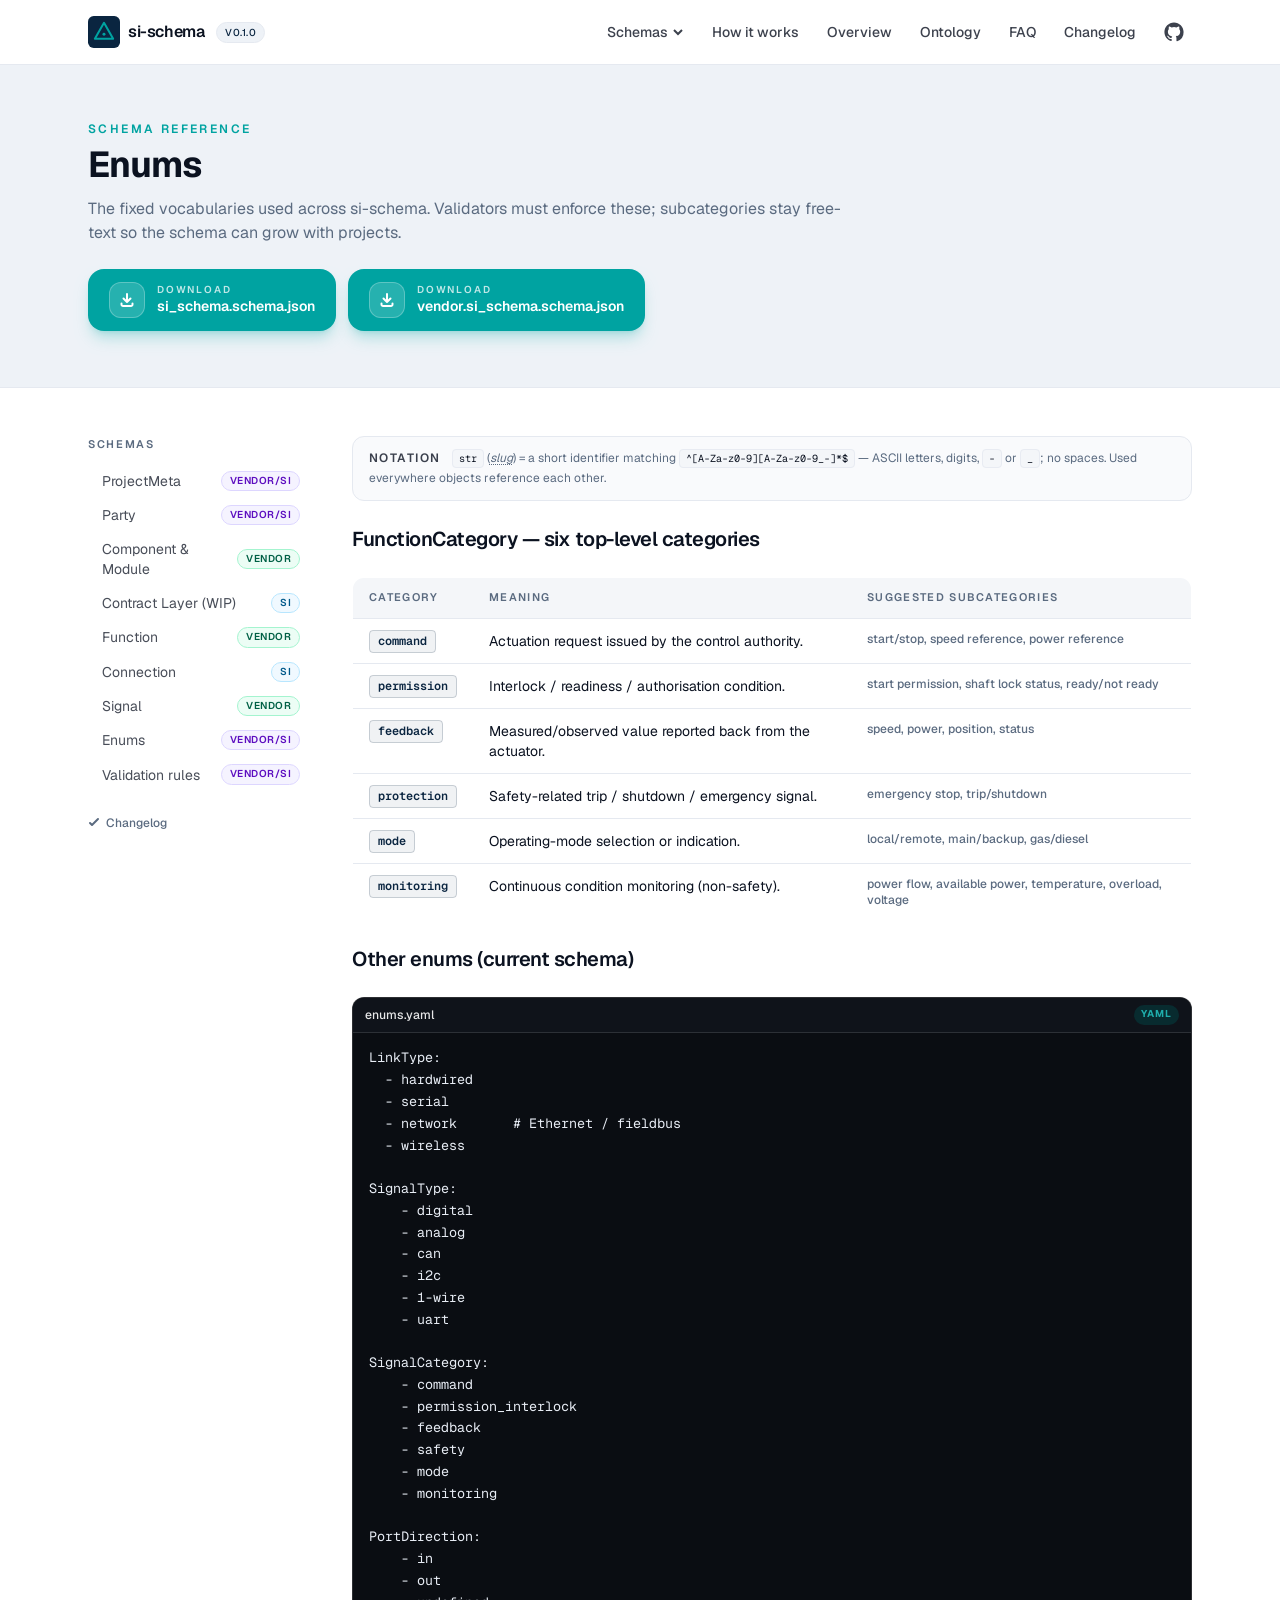
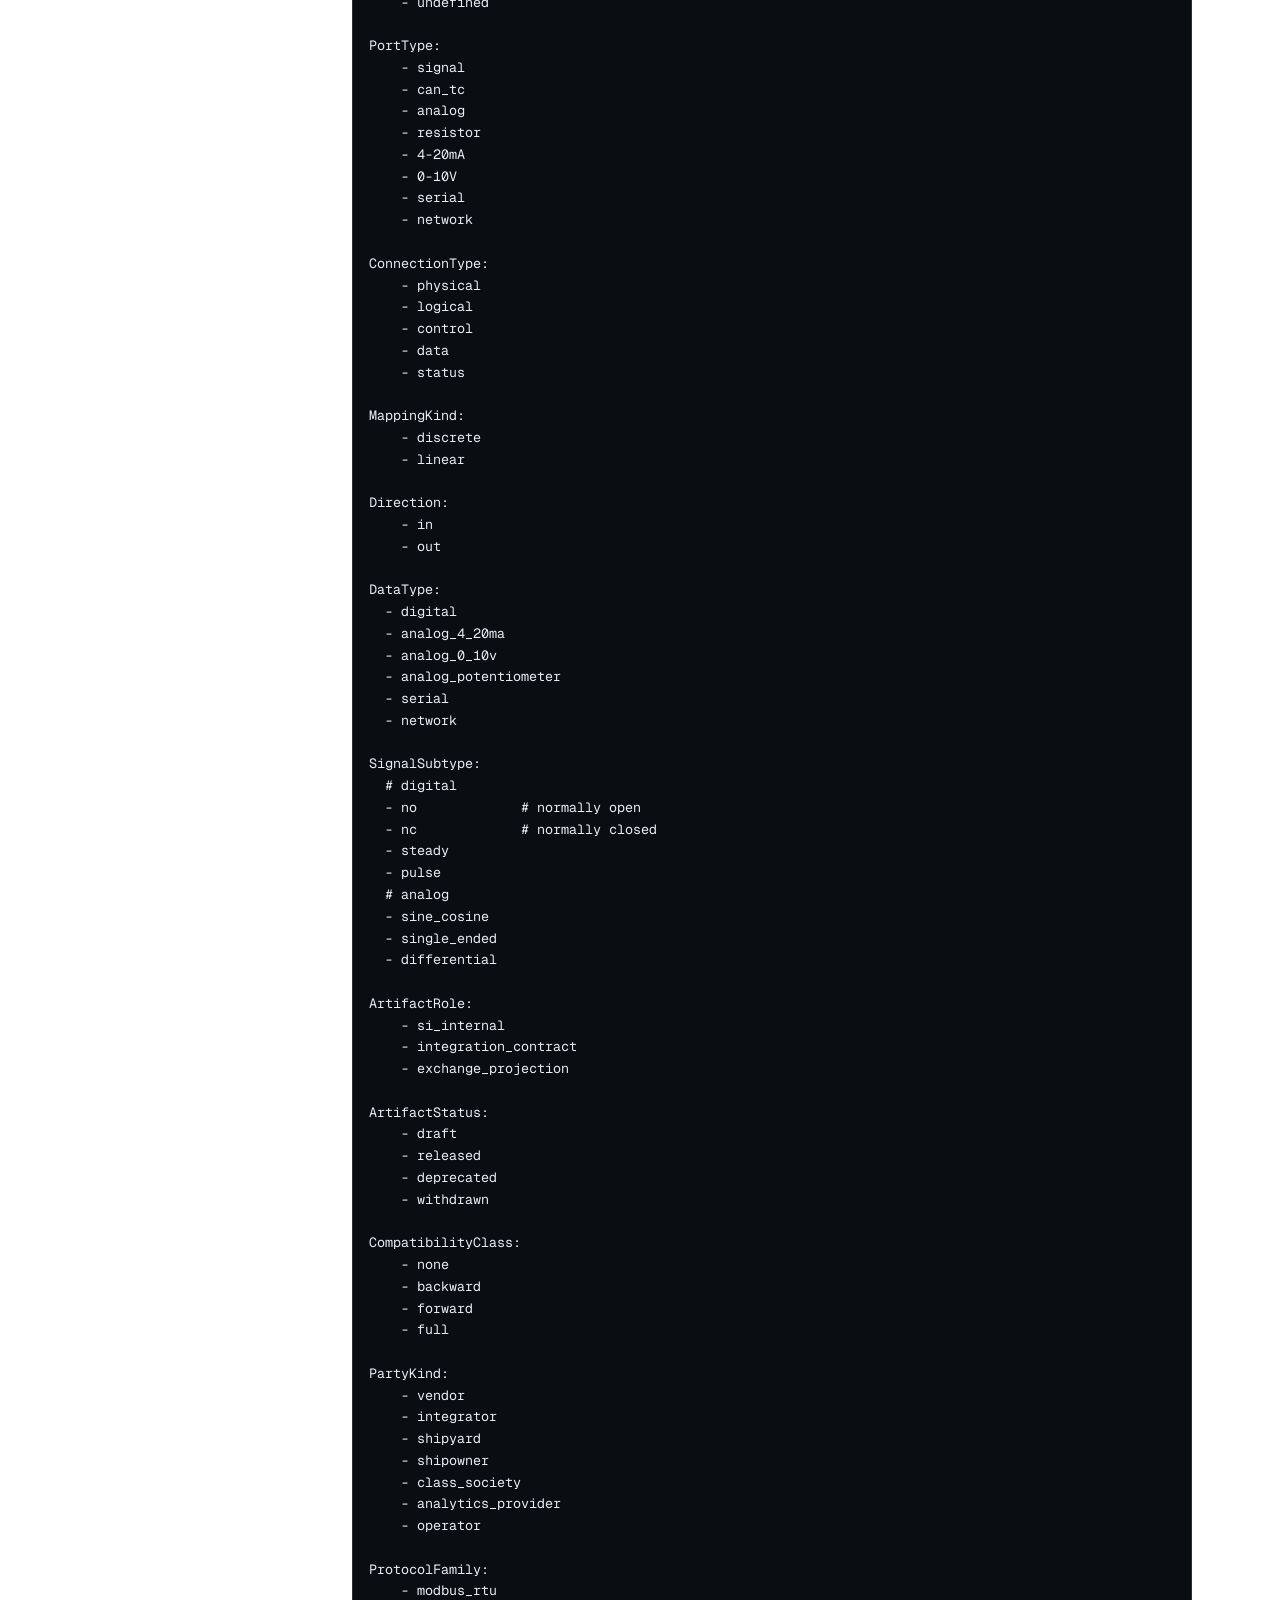
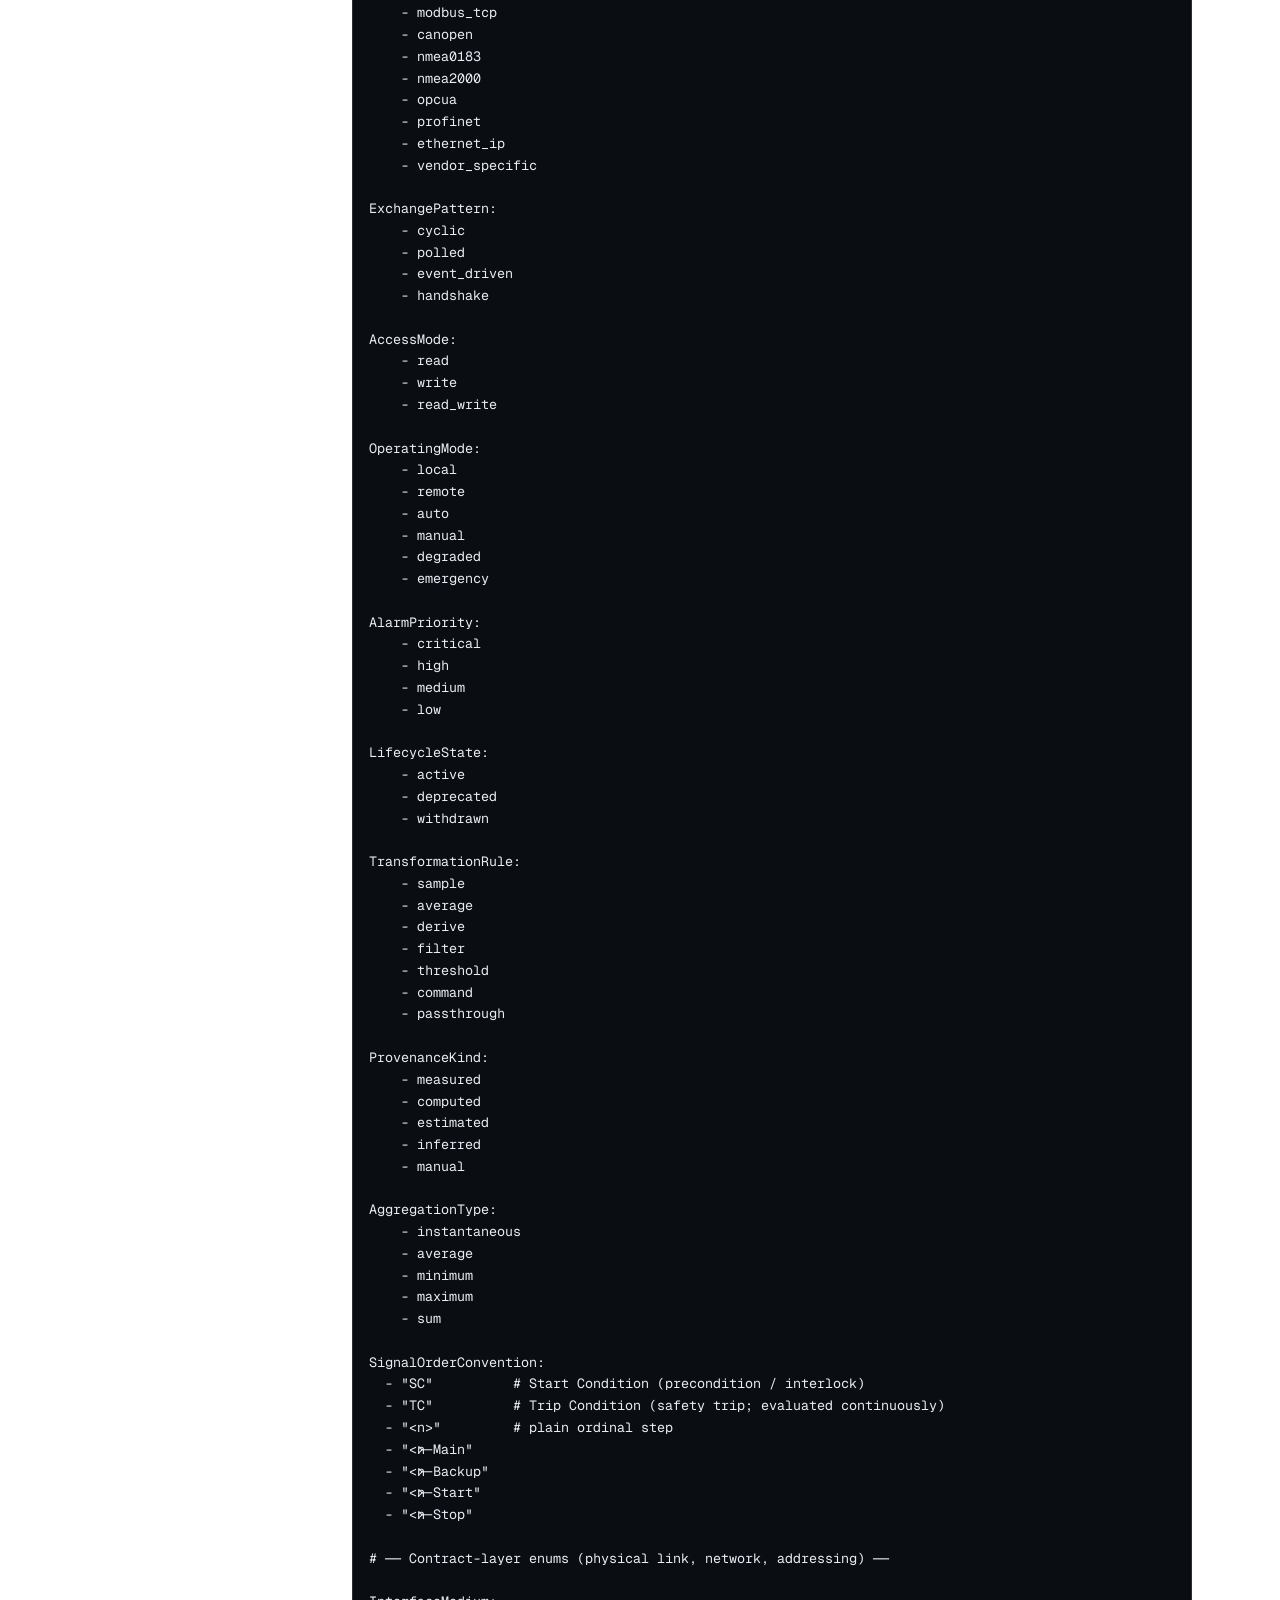
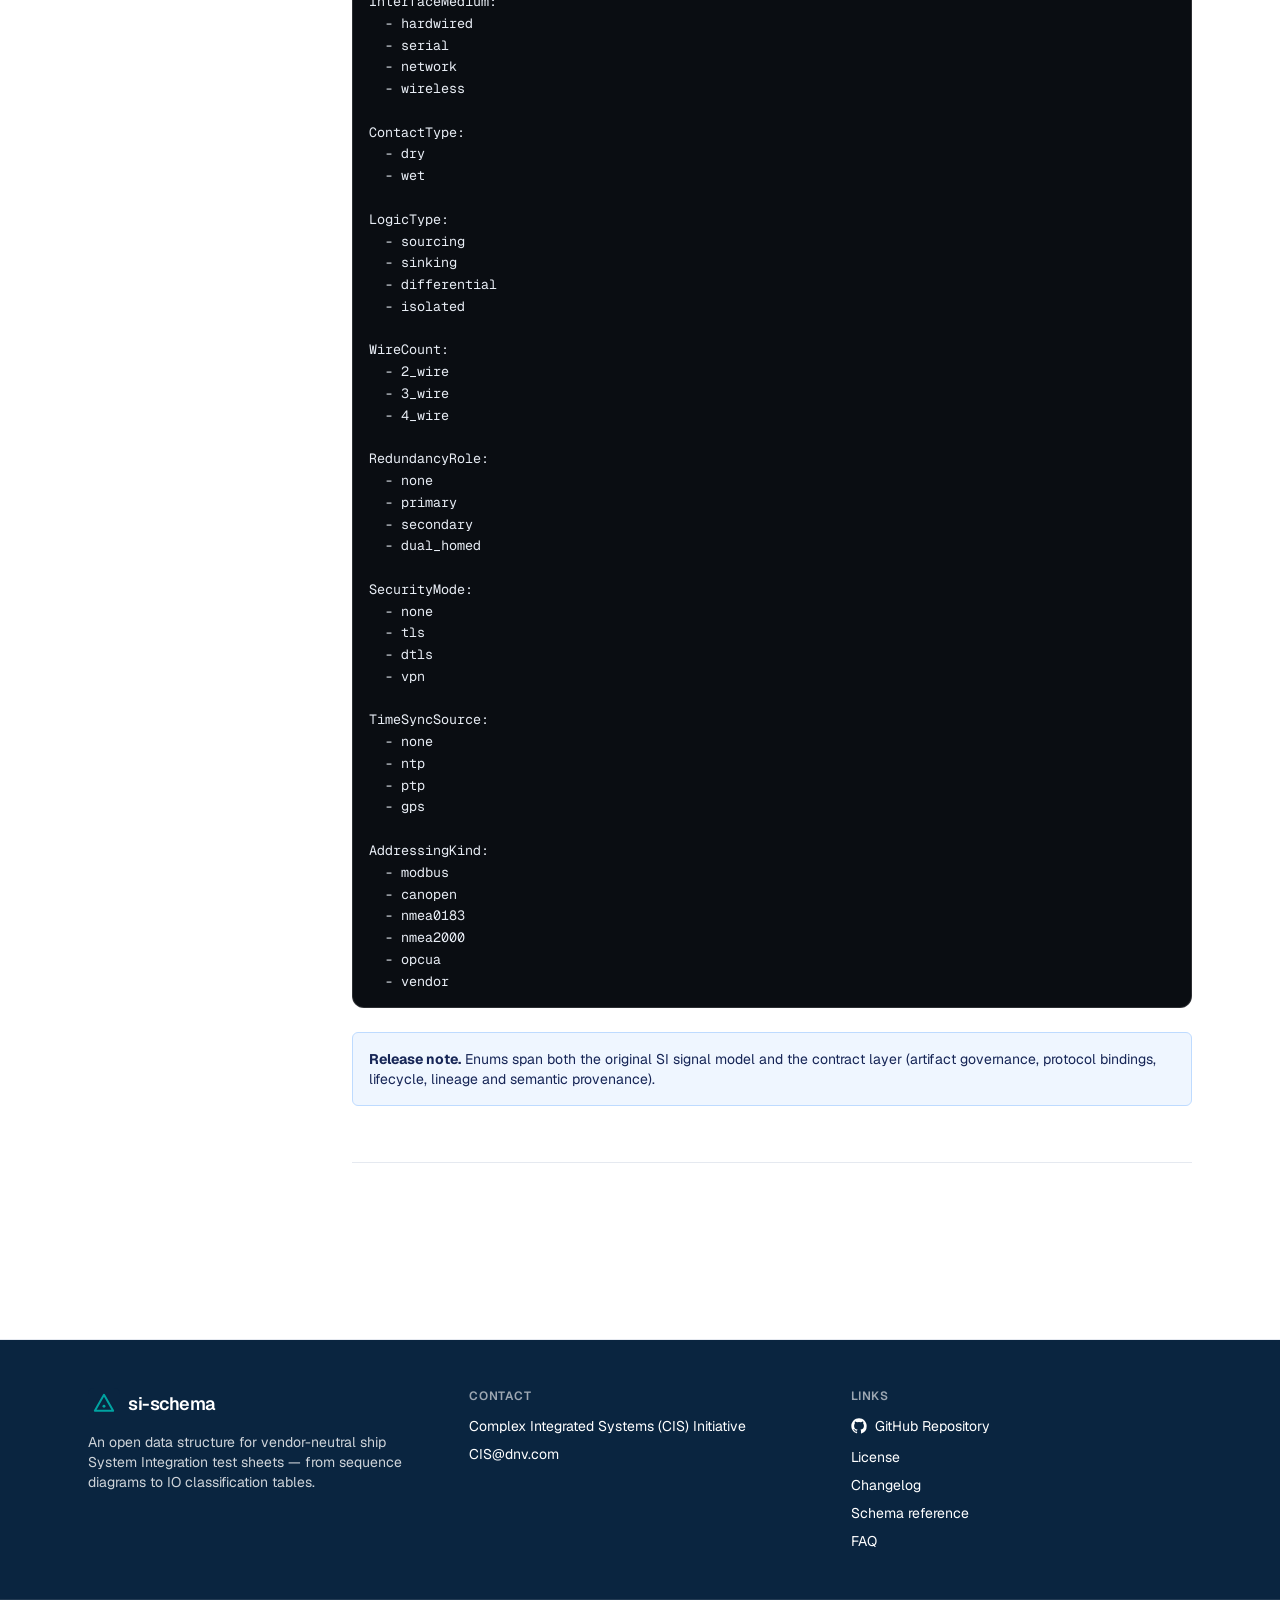
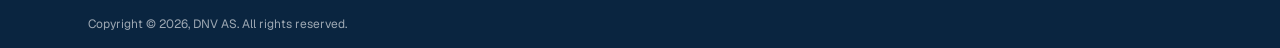
<file: enums.html>
<!doctype html>
<html lang="en">
	<head>
		<meta charset="utf-8" />
		<meta name="viewport" content="width=device-width, initial-scale=1" />
		<link rel="icon" type="image/svg+xml" href="./favicon.svg" />
		<meta name="description" content="si-schema — Open data structure for ship System Integration test sheets." />
		<link href="./_app/immutable/entry/start.CuXnZJ9Y.js" rel="modulepreload">
		<link href="./_app/immutable/chunks/BxZrU992.js" rel="modulepreload">
		<link href="./_app/immutable/chunks/9NZrLWms.js" rel="modulepreload">
		<link href="./_app/immutable/chunks/CHFEj7fB.js" rel="modulepreload">
		<link href="./_app/immutable/chunks/DK2OlqUA.js" rel="modulepreload">
		<link href="./_app/immutable/entry/app.CKg3zcY4.js" rel="modulepreload">
		<link href="./_app/immutable/chunks/Bzak7iHL.js" rel="modulepreload">
		<link href="./_app/immutable/chunks/LcYT14ve.js" rel="modulepreload">
		<link href="./_app/immutable/chunks/BVvnBB_Y.js" rel="modulepreload">
		<link href="./_app/immutable/chunks/CQ4sIRrD.js" rel="modulepreload">
		<link href="./_app/immutable/chunks/ezkT35Eb.js" rel="modulepreload">
		<link href="./_app/immutable/nodes/0.C39Bca4g.js" rel="modulepreload">
		<link href="./_app/immutable/chunks/BcMk1iwd.js" rel="modulepreload">
		<link href="./_app/immutable/chunks/CISqMbG2.js" rel="modulepreload">
		<link href="./_app/immutable/chunks/DSDNSyjs.js" rel="modulepreload">
		<link href="./_app/immutable/chunks/z_0ixGaa.js" rel="modulepreload">
		<link href="./_app/immutable/nodes/6.Bu7vZstT.js" rel="modulepreload">
		<link href="./_app/immutable/chunks/Dv5_CYsY.js" rel="modulepreload">
		<link href="./_app/immutable/chunks/GytRlRZy.js" rel="modulepreload">
		<link href="./_app/immutable/chunks/Ck3_JoaJ.js" rel="modulepreload">
		<!--qew3ys--><!----><title>Enums · si-schema</title>
		<link href="./_app/immutable/assets/0.B2nEp3z1.css" rel="stylesheet">
		<link href="./_app/immutable/assets/YamlBlock.D6mm86NV.css" rel="stylesheet">
	</head>
	<body data-sveltekit-preload-data="hover" class="min-h-screen bg-background text-foreground antialiased">
		<div style="display: contents"><!--[--><!--[0--><!--[--><div class="flex min-h-screen flex-col"><header class="sticky top-0 z-40 w-full transition-[background-color,border-color,backdrop-filter,color] duration-300 border-b border-border bg-background/90 text-foreground backdrop-blur"><div class="mx-auto flex h-16 max-w-6xl items-center justify-between px-4 sm:px-6"><a href="./" class="flex items-center gap-2" aria-label="Home"><img src="./logo.svg" alt="" class="h-8 w-8"/> <span class="text-base font-semibold tracking-tight">si-schema</span> <span class="ml-1 rounded-full px-2 py-0.5 text-[10px] font-medium uppercase tracking-wider transition border border-border bg-secondary text-secondary-foreground">v0.1.0</span></a> <nav class="hidden items-center gap-1 md:flex"><div class="group relative"><button class="inline-flex items-center gap-1 rounded-md px-3 py-2 text-sm font-medium transition text-foreground/80 hover:bg-secondary hover:text-foreground">Schemas <svg class="h-3 w-3" viewBox="0 0 12 12" fill="none" stroke="currentColor" stroke-width="2"><path d="M2 4l4 4 4-4"></path></svg></button> <div class="invisible absolute left-0 top-full pt-2 opacity-0 transition group-hover:visible group-hover:opacity-100"><div class="w-72 rounded-lg border border-border bg-card p-2 text-card-foreground shadow-lg"><!--[--><a href="/si-schema/project_meta" class="block rounded-md px-3 py-2 text-foreground hover:bg-secondary hover:text-foreground"><div class="flex items-center gap-2"><div class="text-sm font-medium">ProjectMeta</div> <span class="inline-flex rounded-full border px-2 py-0.5 text-[10px] font-semibold uppercase tracking-wider border-violet-200 bg-violet-50 text-violet-800">Vendor/SI</span></div> <div class="text-xs text-muted-foreground">Top-level project identifiers and schema version.</div></a><a href="/si-schema/party" class="block rounded-md px-3 py-2 text-foreground hover:bg-secondary hover:text-foreground"><div class="flex items-center gap-2"><div class="text-sm font-medium">Party</div> <span class="inline-flex rounded-full border px-2 py-0.5 text-[10px] font-semibold uppercase tracking-wider border-violet-200 bg-violet-50 text-violet-800">Vendor/SI</span></div> <div class="text-xs text-muted-foreground">Project parties (vendor, integrator, owner) identified by kind.</div></a><a href="/si-schema/system" class="block rounded-md px-3 py-2 text-foreground hover:bg-secondary hover:text-foreground"><div class="flex items-center gap-2"><div class="text-sm font-medium">Component &amp; Module</div> <span class="inline-flex rounded-full border px-2 py-0.5 text-[10px] font-semibold uppercase tracking-wider border-emerald-200 bg-emerald-50 text-emerald-800">Vendor</span></div> <div class="text-xs text-muted-foreground">Component hierarchy and implementation modules.</div></a><a href="/si-schema/contract" class="block rounded-md px-3 py-2 text-foreground hover:bg-secondary hover:text-foreground"><div class="flex items-center gap-2"><div class="text-sm font-medium">Contract Layer (WIP)</div> <span class="inline-flex rounded-full border px-2 py-0.5 text-[10px] font-semibold uppercase tracking-wider border-sky-200 bg-sky-50 text-sky-800">SI</span></div> <div class="text-xs text-muted-foreground">Work in progress — artefact, interfaces, protocol bindings, mode/authority, alarms, acceptance and lineages.</div></a><a href="/si-schema/function" class="block rounded-md px-3 py-2 text-foreground hover:bg-secondary hover:text-foreground"><div class="flex items-center gap-2"><div class="text-sm font-medium">Function</div> <span class="inline-flex rounded-full border px-2 py-0.5 text-[10px] font-semibold uppercase tracking-wider border-emerald-200 bg-emerald-50 text-emerald-800">Vendor</span></div> <div class="text-xs text-muted-foreground">One full test-sheet page.</div></a><a href="/si-schema/connection" class="block rounded-md px-3 py-2 text-foreground hover:bg-secondary hover:text-foreground"><div class="flex items-center gap-2"><div class="text-sm font-medium">Connection</div> <span class="inline-flex rounded-full border px-2 py-0.5 text-[10px] font-semibold uppercase tracking-wider border-sky-200 bg-sky-50 text-sky-800">SI</span></div> <div class="text-xs text-muted-foreground">Direct port-to-port edges carrying one signal each.</div></a><a href="/si-schema/signal" class="block rounded-md px-3 py-2 text-foreground hover:bg-secondary hover:text-foreground"><div class="flex items-center gap-2"><div class="text-sm font-medium">Signal</div> <span class="inline-flex rounded-full border px-2 py-0.5 text-[10px] font-semibold uppercase tracking-wider border-emerald-200 bg-emerald-50 text-emerald-800">Vendor</span></div> <div class="text-xs text-muted-foreground">One row in the IO classification table.</div></a><a href="/si-schema/enums" class="block rounded-md px-3 py-2 text-foreground hover:bg-secondary hover:text-foreground"><div class="flex items-center gap-2"><div class="text-sm font-medium">Enums</div> <span class="inline-flex rounded-full border px-2 py-0.5 text-[10px] font-semibold uppercase tracking-wider border-violet-200 bg-violet-50 text-violet-800">Vendor/SI</span></div> <div class="text-xs text-muted-foreground">Categories, link types, data types and subtypes.</div></a><a href="/si-schema/validation" class="block rounded-md px-3 py-2 text-foreground hover:bg-secondary hover:text-foreground"><div class="flex items-center gap-2"><div class="text-sm font-medium">Validation rules</div> <span class="inline-flex rounded-full border px-2 py-0.5 text-[10px] font-semibold uppercase tracking-wider border-violet-200 bg-violet-50 text-violet-800">Vendor/SI</span></div> <div class="text-xs text-muted-foreground">SIG001 – SIG024: cross-reference, ontology, mode-subset, and module-ownership checks.</div></a><!--]--></div></div></div> <!--[--><a href="/si-schema/#how-it-works" class="rounded-md px-3 py-2 text-sm font-medium transition text-foreground/80 hover:bg-secondary hover:text-foreground">How it works</a><a href="/si-schema/#schemas" class="rounded-md px-3 py-2 text-sm font-medium transition text-foreground/80 hover:bg-secondary hover:text-foreground">Overview</a><a href="/si-schema/ontology" class="rounded-md px-3 py-2 text-sm font-medium transition text-foreground/80 hover:bg-secondary hover:text-foreground">Ontology</a><a href="/si-schema/#faq" class="rounded-md px-3 py-2 text-sm font-medium transition text-foreground/80 hover:bg-secondary hover:text-foreground">FAQ</a><a href="/si-schema/changelog" class="rounded-md px-3 py-2 text-sm font-medium transition text-foreground/80 hover:bg-secondary hover:text-foreground">Changelog</a><!--]--> <a href="https://github.com/dnv-opensource/si-schema" target="_blank" rel="noopener noreferrer" class="ml-1 inline-flex h-9 w-9 items-center justify-center rounded-md transition text-foreground/80 hover:bg-secondary hover:text-foreground" aria-label="GitHub repository"><svg class="h-5 w-5" viewBox="0 0 24 24" fill="currentColor" aria-hidden="true"><path fill-rule="evenodd" clip-rule="evenodd" d="M12 .5C5.65.5.5 5.65.5 12c0 5.08 3.29 9.39 7.86 10.91.58.11.79-.25.79-.55v-2c-3.2.7-3.88-1.37-3.88-1.37-.52-1.32-1.27-1.67-1.27-1.67-1.04-.71.08-.7.08-.7 1.15.08 1.76 1.18 1.76 1.18 1.03 1.76 2.69 1.25 3.35.96.1-.74.4-1.25.73-1.54-2.55-.29-5.24-1.28-5.24-5.7 0-1.26.45-2.29 1.18-3.1-.12-.29-.51-1.47.11-3.06 0 0 .97-.31 3.18 1.18a11 11 0 0 1 5.78 0c2.21-1.5 3.18-1.18 3.18-1.18.63 1.59.24 2.77.12 3.06.74.81 1.18 1.84 1.18 3.1 0 4.43-2.69 5.41-5.25 5.69.41.36.78 1.07.78 2.16v3.2c0 .31.21.67.8.55A11.5 11.5 0 0 0 23.5 12C23.5 5.65 18.35.5 12 .5Z"></path></svg></a></nav> <button class="inline-flex items-center justify-center rounded-md p-2 md:hidden" aria-label="Toggle menu"><svg class="h-5 w-5" viewBox="0 0 24 24" fill="none" stroke="currentColor" stroke-width="2"><path d="M3 6h18M3 12h18M3 18h18"></path></svg></button></div> <!--[-1--><!--]--></header><!----> <main class="flex-1"><!--[--><section class="border-b border-border bg-secondary"><div class="mx-auto max-w-6xl px-4 py-10 sm:px-6 md:py-14"><div class="flex flex-wrap items-end justify-between gap-6"><div><div class="text-xs font-semibold uppercase tracking-[0.2em] text-accent">Schema reference</div> <h1 class="mt-2 text-3xl font-bold tracking-tight md:text-4xl">Enums</h1> <!--[0--><p class="mt-3 max-w-3xl text-muted-foreground">The fixed vocabularies used across si-schema. Validators must enforce these; subcategories stay free-text so the schema can grow with projects.</p><!--]--></div> <div class="flex flex-wrap gap-3"><!--[--><a href="./si_schema.schema.json" download="" class="group inline-flex items-center gap-3 rounded-2xl border border-accent/30 bg-accent px-5 py-3 text-accent-foreground shadow-lg shadow-accent/25 transition hover:-translate-y-0.5 hover:bg-accent/95 hover:shadow-xl" aria-label="Download si_schema.schema.json"><span class="inline-flex h-9 w-9 items-center justify-center rounded-xl bg-white/15 ring-1 ring-inset ring-white/25"><svg class="h-4 w-4" viewBox="0 0 16 16" fill="none" stroke="currentColor" stroke-width="2"><path d="M8 2v8m0 0L4.5 6.5M8 10l3.5-3.5" stroke-linecap="round" stroke-linejoin="round"></path><path d="M2.5 11.5v1A1.5 1.5 0 0 0 4 14h8a1.5 1.5 0 0 0 1.5-1.5v-1" stroke-linecap="round"></path></svg></span> <span class="flex flex-col items-start leading-tight"><span class="text-[10px] font-semibold uppercase tracking-[0.18em] text-white/75">Download</span> <span class="text-sm font-semibold">si_schema.schema.json</span></span></a><a href="./vendor.si_schema.schema.json" download="" class="group inline-flex items-center gap-3 rounded-2xl border border-accent/30 bg-accent px-5 py-3 text-accent-foreground shadow-lg shadow-accent/25 transition hover:-translate-y-0.5 hover:bg-accent/95 hover:shadow-xl" aria-label="Download vendor.si_schema.schema.json"><span class="inline-flex h-9 w-9 items-center justify-center rounded-xl bg-white/15 ring-1 ring-inset ring-white/25"><svg class="h-4 w-4" viewBox="0 0 16 16" fill="none" stroke="currentColor" stroke-width="2"><path d="M8 2v8m0 0L4.5 6.5M8 10l3.5-3.5" stroke-linecap="round" stroke-linejoin="round"></path><path d="M2.5 11.5v1A1.5 1.5 0 0 0 4 14h8a1.5 1.5 0 0 0 1.5-1.5v-1" stroke-linecap="round"></path></svg></span> <span class="flex flex-col items-start leading-tight"><span class="text-[10px] font-semibold uppercase tracking-[0.18em] text-white/75">Download</span> <span class="text-sm font-semibold">vendor.si_schema.schema.json</span></span></a><!--]--></div></div></div></section> <div class="mx-auto grid max-w-6xl gap-10 px-4 py-10 sm:px-6 md:grid-cols-[14rem_minmax(0,1fr)] md:py-12"><aside class="md:sticky md:top-20 md:self-start"><label class="block md:hidden"><span class="text-xs font-semibold uppercase tracking-[0.15em] text-muted-foreground">Schemas</span> <select class="mt-2 w-full rounded-lg border border-border bg-card px-3 py-2 text-sm"><!--[--><option value="/si-schema/project_meta">ProjectMeta</option><option value="/si-schema/party">Party</option><option value="/si-schema/system">Component &amp; Module</option><option value="/si-schema/contract">Contract Layer (WIP)</option><option value="/si-schema/function">Function</option><option value="/si-schema/connection">Connection</option><option value="/si-schema/signal">Signal</option><option value="/si-schema/enums" selected="">Enums</option><option value="/si-schema/validation">Validation rules</option><!--]--></select></label> <nav class="hidden md:block" aria-label="Schema reference navigation"><div class="text-[11px] font-semibold uppercase tracking-[0.15em] text-muted-foreground">Schemas</div> <ul class="mt-3 space-y-0.5"><!--[--><li><a href="/si-schema/project_meta" class="block rounded-lg border-l-2 px-3 py-1.5 text-sm transition border-transparent text-foreground/75 hover:border-border hover:bg-secondary hover:text-foreground"><span class="flex items-center justify-between gap-2"><span>ProjectMeta</span> <span class="inline-flex rounded-full border px-2 py-0.5 text-[10px] font-semibold uppercase tracking-wider border-violet-200 bg-violet-50 text-violet-800">Vendor/SI</span></span></a></li><li><a href="/si-schema/party" class="block rounded-lg border-l-2 px-3 py-1.5 text-sm transition border-transparent text-foreground/75 hover:border-border hover:bg-secondary hover:text-foreground"><span class="flex items-center justify-between gap-2"><span>Party</span> <span class="inline-flex rounded-full border px-2 py-0.5 text-[10px] font-semibold uppercase tracking-wider border-violet-200 bg-violet-50 text-violet-800">Vendor/SI</span></span></a></li><li><a href="/si-schema/system" class="block rounded-lg border-l-2 px-3 py-1.5 text-sm transition border-transparent text-foreground/75 hover:border-border hover:bg-secondary hover:text-foreground"><span class="flex items-center justify-between gap-2"><span>Component &amp; Module</span> <span class="inline-flex rounded-full border px-2 py-0.5 text-[10px] font-semibold uppercase tracking-wider border-emerald-200 bg-emerald-50 text-emerald-800">Vendor</span></span></a></li><li><a href="/si-schema/contract" class="block rounded-lg border-l-2 px-3 py-1.5 text-sm transition border-transparent text-foreground/75 hover:border-border hover:bg-secondary hover:text-foreground"><span class="flex items-center justify-between gap-2"><span>Contract Layer (WIP)</span> <span class="inline-flex rounded-full border px-2 py-0.5 text-[10px] font-semibold uppercase tracking-wider border-sky-200 bg-sky-50 text-sky-800">SI</span></span></a></li><li><a href="/si-schema/function" class="block rounded-lg border-l-2 px-3 py-1.5 text-sm transition border-transparent text-foreground/75 hover:border-border hover:bg-secondary hover:text-foreground"><span class="flex items-center justify-between gap-2"><span>Function</span> <span class="inline-flex rounded-full border px-2 py-0.5 text-[10px] font-semibold uppercase tracking-wider border-emerald-200 bg-emerald-50 text-emerald-800">Vendor</span></span></a></li><li><a href="/si-schema/connection" class="block rounded-lg border-l-2 px-3 py-1.5 text-sm transition border-transparent text-foreground/75 hover:border-border hover:bg-secondary hover:text-foreground"><span class="flex items-center justify-between gap-2"><span>Connection</span> <span class="inline-flex rounded-full border px-2 py-0.5 text-[10px] font-semibold uppercase tracking-wider border-sky-200 bg-sky-50 text-sky-800">SI</span></span></a></li><li><a href="/si-schema/signal" class="block rounded-lg border-l-2 px-3 py-1.5 text-sm transition border-transparent text-foreground/75 hover:border-border hover:bg-secondary hover:text-foreground"><span class="flex items-center justify-between gap-2"><span>Signal</span> <span class="inline-flex rounded-full border px-2 py-0.5 text-[10px] font-semibold uppercase tracking-wider border-emerald-200 bg-emerald-50 text-emerald-800">Vendor</span></span></a></li><li><a href="/si-schema/enums" aria-current="page" class="block rounded-lg border-l-2 px-3 py-1.5 text-sm transition border-accent bg-accent/5 font-semibold text-foreground"><span class="flex items-center justify-between gap-2"><span>Enums</span> <span class="inline-flex rounded-full border px-2 py-0.5 text-[10px] font-semibold uppercase tracking-wider border-violet-200 bg-violet-50 text-violet-800">Vendor/SI</span></span></a></li><li><a href="/si-schema/validation" class="block rounded-lg border-l-2 px-3 py-1.5 text-sm transition border-transparent text-foreground/75 hover:border-border hover:bg-secondary hover:text-foreground"><span class="flex items-center justify-between gap-2"><span>Validation rules</span> <span class="inline-flex rounded-full border px-2 py-0.5 text-[10px] font-semibold uppercase tracking-wider border-violet-200 bg-violet-50 text-violet-800">Vendor/SI</span></span></a></li><!--]--></ul> <a href="./changelog" class="mt-6 inline-flex items-center gap-1.5 text-xs font-medium text-muted-foreground hover:text-accent"><svg class="h-3 w-3" viewBox="0 0 12 12" fill="none" stroke="currentColor" stroke-width="2"><path d="M10 2L4 8l-2-2" stroke-linecap="round" stroke-linejoin="round"></path></svg> Changelog</a></nav></aside> <article class="min-w-0"><aside class="mb-6 rounded-xl border border-border bg-muted/50 px-4 py-3 text-xs leading-relaxed text-muted-foreground" aria-label="Field-type notation"><span class="font-semibold uppercase tracking-[0.12em] text-foreground/80">Notation</span> <span class="ml-2"><code class="text-foreground">str</code> (<abbr class="type-hint" title="Required format: ASCII letters, digits, '-' or '_'. Must start with a letter or digit. No spaces or other punctuation. Examples: RCS, nav-system, engine_01">slug</abbr>) = a short identifier matching <code>^[A-Za-z0-9][A-Za-z0-9_-]*$</code> — ASCII letters, digits, <code>-</code> or <code>_</code>; no spaces. Used everywhere objects reference each other.</span></aside> <div class="prose-table space-y-6"><h2 class="text-xl font-semibold tracking-tight">FunctionCategory — six top-level categories</h2> <table><thead><tr><th>Category</th><th>Meaning</th><th>Suggested subcategories</th></tr></thead><tbody><!--[--><tr><td><code>command</code></td><td>Actuation request issued by the control authority.</td><td class="text-muted-foreground">Start/Stop, Speed reference, Power reference</td></tr><tr><td><code>permission</code></td><td>Interlock / readiness / authorisation condition.</td><td class="text-muted-foreground">Start Permission, Shaft Lock status, Ready/Not ready</td></tr><tr><td><code>feedback</code></td><td>Measured/observed value reported back from the actuator.</td><td class="text-muted-foreground">Speed, Power, Position, Status</td></tr><tr><td><code>protection</code></td><td>Safety-related trip / shutdown / emergency signal.</td><td class="text-muted-foreground">Emergency Stop, Trip/Shutdown</td></tr><tr><td><code>mode</code></td><td>Operating-mode selection or indication.</td><td class="text-muted-foreground">Local/Remote, Main/Backup, Gas/Diesel</td></tr><tr><td><code>monitoring</code></td><td>Continuous condition monitoring (non-safety).</td><td class="text-muted-foreground">Power flow, Available power, Temperature, Overload, Voltage</td></tr><!--]--></tbody></table> <h2 class="text-xl font-semibold tracking-tight">Other enums (current schema)</h2> <figure class="yaml-block not-prose svelte-150n1a0"><header class="yaml-block__chrome svelte-150n1a0"><div class="yaml-block__filename svelte-150n1a0"><span>enums.yaml</span></div> <span class="yaml-block__lang svelte-150n1a0">YAML</span></header> <pre class="yaml-block__code svelte-150n1a0"><code class="svelte-150n1a0">LinkType:
  - hardwired
  - serial
  - network       # Ethernet / fieldbus
  - wireless

SignalType:
	- digital
	- analog
	- can
	- i2c
	- 1-wire
	- uart

SignalCategory:
	- command
	- permission_interlock
	- feedback
	- safety
	- mode
	- monitoring

PortDirection:
	- in
	- out
	- undefined

PortType:
	- signal
	- can_tc
	- analog
	- resistor
	- 4-20mA
	- 0-10V
	- serial
	- network

ConnectionType:
	- physical
	- logical
	- control
	- data
	- status

MappingKind:
	- discrete
	- linear

Direction:
	- in
	- out

DataType:
  - digital
  - analog_4_20ma
  - analog_0_10v
  - analog_potentiometer
  - serial
  - network

SignalSubtype:
  # digital
  - no             # normally open
  - nc             # normally closed
  - steady
  - pulse
  # analog
  - sine_cosine
  - single_ended
  - differential

ArtifactRole:
	- si_internal
	- integration_contract
	- exchange_projection

ArtifactStatus:
	- draft
	- released
	- deprecated
	- withdrawn

CompatibilityClass:
	- none
	- backward
	- forward
	- full

PartyKind:
	- vendor
	- integrator
	- shipyard
	- shipowner
	- class_society
	- analytics_provider
	- operator

ProtocolFamily:
	- modbus_rtu
	- modbus_tcp
	- canopen
	- nmea0183
	- nmea2000
	- opcua
	- profinet
	- ethernet_ip
	- vendor_specific

ExchangePattern:
	- cyclic
	- polled
	- event_driven
	- handshake

AccessMode:
	- read
	- write
	- read_write

OperatingMode:
	- local
	- remote
	- auto
	- manual
	- degraded
	- emergency

AlarmPriority:
	- critical
	- high
	- medium
	- low

LifecycleState:
	- active
	- deprecated
	- withdrawn

TransformationRule:
	- sample
	- average
	- derive
	- filter
	- threshold
	- command
	- passthrough

ProvenanceKind:
	- measured
	- computed
	- estimated
	- inferred
	- manual

AggregationType:
	- instantaneous
	- average
	- minimum
	- maximum
	- sum

SignalOrderConvention:
  - "SC"          # Start Condition (precondition / interlock)
  - "TC"          # Trip Condition (safety trip; evaluated continuously)
  - "&lt;n>"         # plain ordinal step
  - "&lt;n>-Main"
  - "&lt;n>-Backup"
  - "&lt;n>-Start"
  - "&lt;n>-Stop"

# ── Contract-layer enums (physical link, network, addressing) ──

InterfaceMedium:
  - hardwired
  - serial
  - network
  - wireless

ContactType:
  - dry
  - wet

LogicType:
  - sourcing
  - sinking
  - differential
  - isolated

WireCount:
  - 2_wire
  - 3_wire
  - 4_wire

RedundancyRole:
  - none
  - primary
  - secondary
  - dual_homed

SecurityMode:
  - none
  - tls
  - dtls
  - vpn

TimeSyncSource:
  - none
  - ntp
  - ptp
  - gps

AddressingKind:
  - modbus
  - canopen
  - nmea0183
  - nmea2000
  - opcua
  - vendor</code></pre></figure><!----> <div class="rounded-md border border-blue-200 bg-blue-50 p-4 text-sm text-blue-950"><strong>Release note.</strong> Enums span both the original SI signal model and the contract layer (artifact governance,
		protocol bindings, lifecycle, lineage and semantic provenance).</div><!----></div> <nav class="mt-14 grid gap-3 border-t border-border pt-8 sm:grid-cols-2" aria-label="Schema page navigation"><!--[0--><a href="/si-schema/signal" class="group flex flex-col rounded-xl border border-border bg-card px-5 py-4 transition hover:-translate-y-0.5 hover:border-accent hover:shadow-md"><span class="flex items-center gap-1.5 text-[11px] font-semibold uppercase tracking-[0.15em] text-muted-foreground"><svg class="h-3 w-3" viewBox="0 0 12 12" fill="none" stroke="currentColor" stroke-width="2"><path d="M8 2L4 6l4 4" stroke-linecap="round" stroke-linejoin="round"></path></svg> Previous</span> <span class="mt-1 text-sm font-semibold text-foreground group-hover:text-accent">Signal</span></a><!--]--> <!--[0--><a href="/si-schema/validation" class="group flex flex-col items-end rounded-xl border border-border bg-card px-5 py-4 text-right transition hover:-translate-y-0.5 hover:border-accent hover:shadow-md"><span class="flex items-center gap-1.5 text-[11px] font-semibold uppercase tracking-[0.15em] text-muted-foreground">Next <svg class="h-3 w-3" viewBox="0 0 12 12" fill="none" stroke="currentColor" stroke-width="2"><path d="M4 2l4 4-4 4" stroke-linecap="round" stroke-linejoin="round"></path></svg></span> <span class="mt-1 text-sm font-semibold text-foreground group-hover:text-accent">Validation rules</span></a><!--]--></nav></article></div><!--]--><!----></main> <footer class="mt-24 border-t border-border bg-primary text-primary-foreground"><div class="mx-auto grid max-w-6xl gap-10 px-4 py-12 sm:px-6 md:grid-cols-3"><div><div class="flex items-center gap-2"><img src="./logo.svg" alt="" class="h-8 w-8"/> <span class="text-lg font-semibold tracking-tight">si-schema</span></div> <p class="mt-3 max-w-sm text-sm text-primary-foreground/80">An open data structure for vendor-neutral ship System Integration test sheets — from sequence diagrams
				to IO classification tables.</p></div> <div><h4 class="text-xs font-semibold uppercase tracking-wider text-primary-foreground/60">Contact</h4> <ul class="mt-3 space-y-2 text-sm"><li>Complex Integrated Systems (CIS) Initiative</li> <li><a class="underline-offset-4 hover:underline" href="mailto:CIS@dnv.com">CIS@dnv.com</a></li></ul></div> <div><h4 class="text-xs font-semibold uppercase tracking-wider text-primary-foreground/60">Links</h4> <ul class="mt-3 space-y-2 text-sm"><li><a class="inline-flex items-center gap-2 underline-offset-4 hover:underline" href="https://github.com/dnv-opensource/si-schema" target="_blank" rel="noopener noreferrer"><svg class="h-4 w-4" viewBox="0 0 24 24" fill="currentColor" aria-hidden="true"><path fill-rule="evenodd" clip-rule="evenodd" d="M12 .5C5.65.5.5 5.65.5 12c0 5.08 3.29 9.39 7.86 10.91.58.11.79-.25.79-.55v-2c-3.2.7-3.88-1.37-3.88-1.37-.52-1.32-1.27-1.67-1.27-1.67-1.04-.71.08-.7.08-.7 1.15.08 1.76 1.18 1.76 1.18 1.03 1.76 2.69 1.25 3.35.96.1-.74.4-1.25.73-1.54-2.55-.29-5.24-1.28-5.24-5.7 0-1.26.45-2.29 1.18-3.1-.12-.29-.51-1.47.11-3.06 0 0 .97-.31 3.18 1.18a11 11 0 0 1 5.78 0c2.21-1.5 3.18-1.18 3.18-1.18.63 1.59.24 2.77.12 3.06.74.81 1.18 1.84 1.18 3.1 0 4.43-2.69 5.41-5.25 5.69.41.36.78 1.07.78 2.16v3.2c0 .31.21.67.8.55A11.5 11.5 0 0 0 23.5 12C23.5 5.65 18.35.5 12 .5Z"></path></svg> GitHub Repository</a></li> <li><a class="underline-offset-4 hover:underline" href="https://github.com/dnv-opensource/si-schema/blob/main/LICENSE.md" target="_blank" rel="noopener noreferrer">License</a></li> <li><a class="underline-offset-4 hover:underline" href="./changelog">Changelog</a></li> <li><a class="underline-offset-4 hover:underline" href="./#schemas">Schema reference</a></li> <li><a class="underline-offset-4 hover:underline" href="./#faq">FAQ</a></li></ul></div></div> <div class="border-t border-white/10"><div class="mx-auto max-w-6xl px-4 py-4 text-xs text-primary-foreground/60 sm:px-6">Copyright © 2026, DNV AS. All rights reserved.</div></div></footer><!----></div><!--]--><!--]--> <!--[-1--><!--]--><!--]-->
			
			<script>
				{
					__sveltekit_oq3me6 = {
						base: new URL(".", location).pathname.slice(0, -1),
						assets: "/si-schema"
					};

					const element = document.currentScript.parentElement;

					Promise.all([
						import("./_app/immutable/entry/start.CuXnZJ9Y.js"),
						import("./_app/immutable/entry/app.CKg3zcY4.js")
					]).then(([kit, app]) => {
						kit.start(app, element, {
							node_ids: [0, 6],
							data: [null,null],
							form: null,
							error: null
						});
					});
				}
			</script>
		</div>
	</body>
</html>
</file>
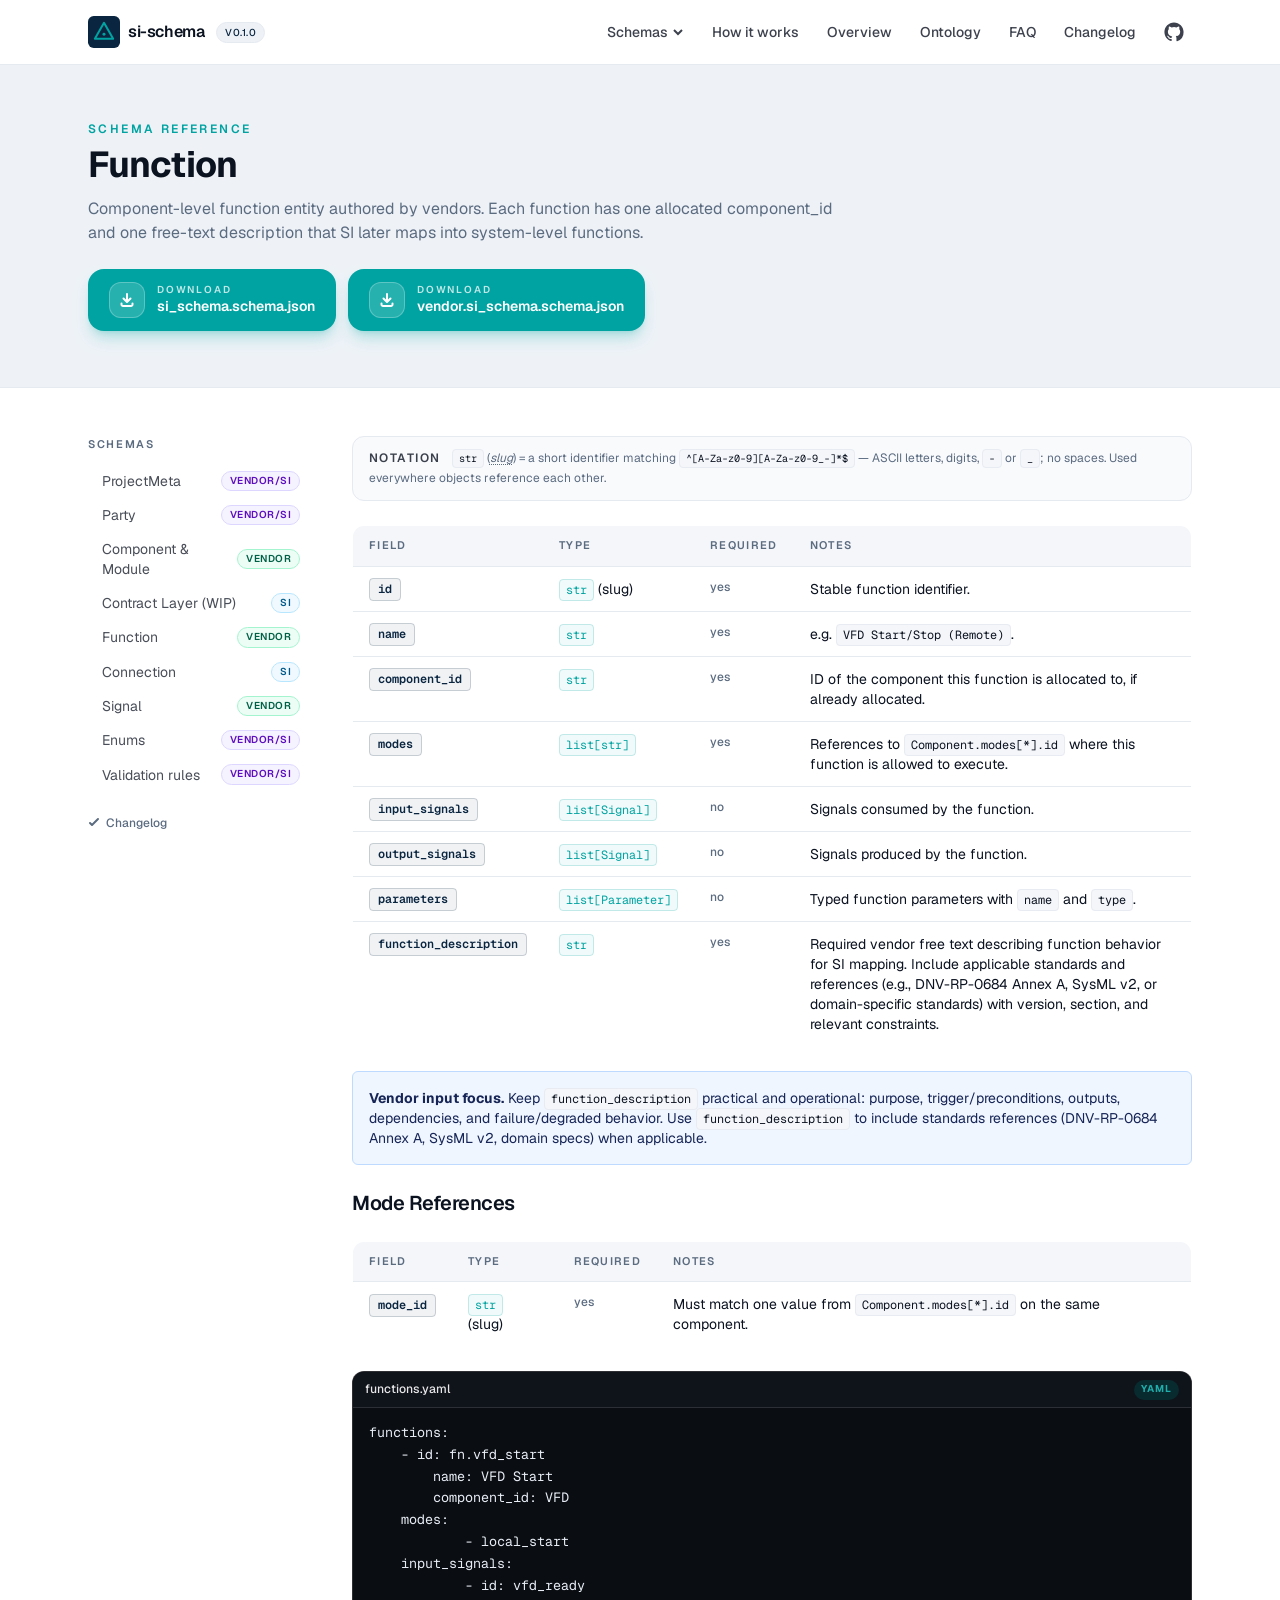
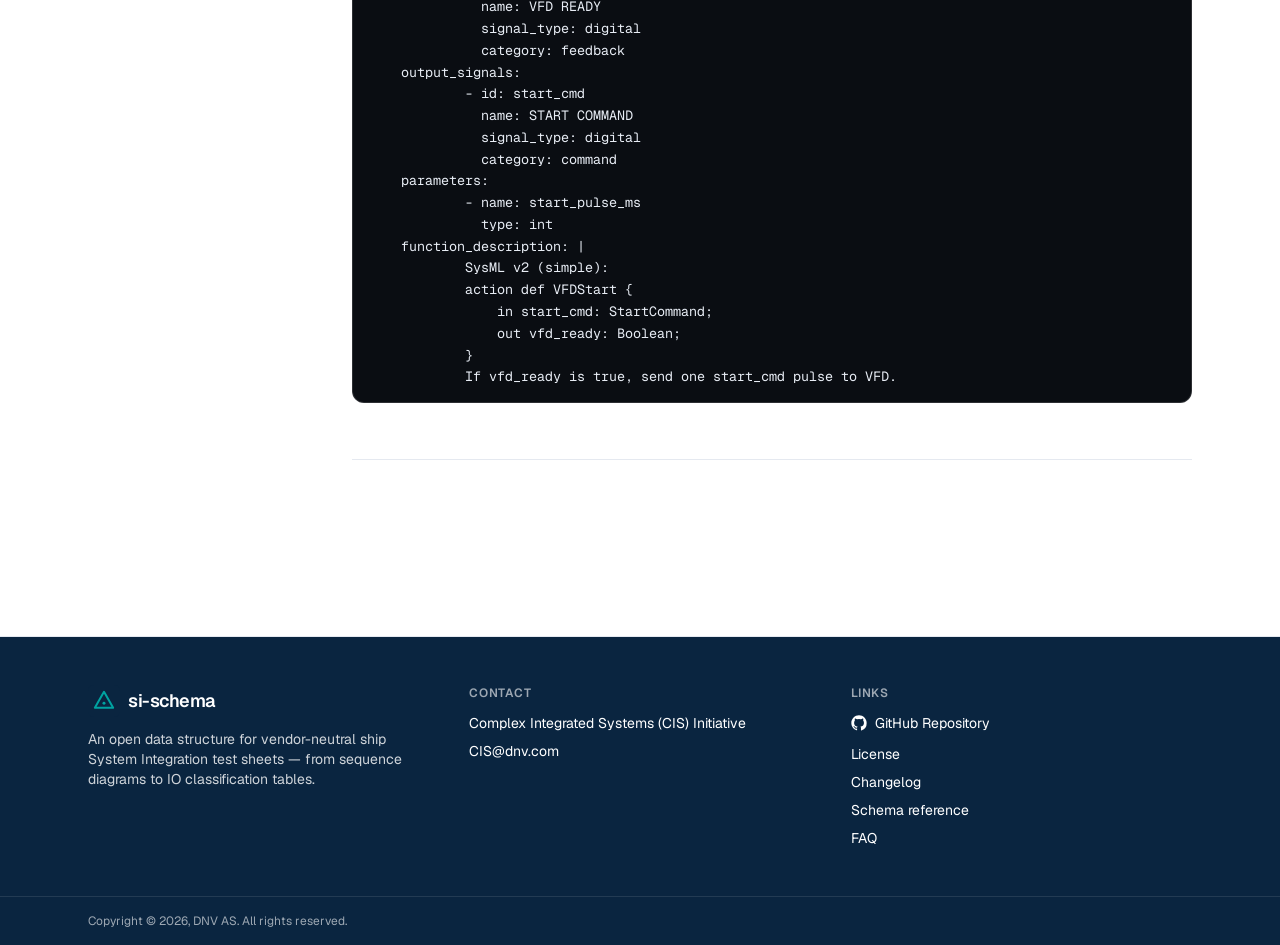
<file: function.html>
<!doctype html>
<html lang="en">
	<head>
		<meta charset="utf-8" />
		<meta name="viewport" content="width=device-width, initial-scale=1" />
		<link rel="icon" type="image/svg+xml" href="./favicon.svg" />
		<meta name="description" content="si-schema — Open data structure for ship System Integration test sheets." />
		<link href="./_app/immutable/entry/start.CuXnZJ9Y.js" rel="modulepreload">
		<link href="./_app/immutable/chunks/BxZrU992.js" rel="modulepreload">
		<link href="./_app/immutable/chunks/9NZrLWms.js" rel="modulepreload">
		<link href="./_app/immutable/chunks/CHFEj7fB.js" rel="modulepreload">
		<link href="./_app/immutable/chunks/DK2OlqUA.js" rel="modulepreload">
		<link href="./_app/immutable/entry/app.CKg3zcY4.js" rel="modulepreload">
		<link href="./_app/immutable/chunks/Bzak7iHL.js" rel="modulepreload">
		<link href="./_app/immutable/chunks/LcYT14ve.js" rel="modulepreload">
		<link href="./_app/immutable/chunks/BVvnBB_Y.js" rel="modulepreload">
		<link href="./_app/immutable/chunks/CQ4sIRrD.js" rel="modulepreload">
		<link href="./_app/immutable/chunks/ezkT35Eb.js" rel="modulepreload">
		<link href="./_app/immutable/nodes/0.C39Bca4g.js" rel="modulepreload">
		<link href="./_app/immutable/chunks/BcMk1iwd.js" rel="modulepreload">
		<link href="./_app/immutable/chunks/CISqMbG2.js" rel="modulepreload">
		<link href="./_app/immutable/chunks/DSDNSyjs.js" rel="modulepreload">
		<link href="./_app/immutable/chunks/z_0ixGaa.js" rel="modulepreload">
		<link href="./_app/immutable/nodes/7.b4u63s7R.js" rel="modulepreload">
		<link href="./_app/immutable/chunks/Dv5_CYsY.js" rel="modulepreload">
		<link href="./_app/immutable/chunks/GytRlRZy.js" rel="modulepreload">
		<link href="./_app/immutable/chunks/Ck3_JoaJ.js" rel="modulepreload">
		<!--qew3ys--><!----><title>Function · si-schema</title>
		<link href="./_app/immutable/assets/0.B2nEp3z1.css" rel="stylesheet">
		<link href="./_app/immutable/assets/YamlBlock.D6mm86NV.css" rel="stylesheet">
	</head>
	<body data-sveltekit-preload-data="hover" class="min-h-screen bg-background text-foreground antialiased">
		<div style="display: contents"><!--[--><!--[0--><!--[--><div class="flex min-h-screen flex-col"><header class="sticky top-0 z-40 w-full transition-[background-color,border-color,backdrop-filter,color] duration-300 border-b border-border bg-background/90 text-foreground backdrop-blur"><div class="mx-auto flex h-16 max-w-6xl items-center justify-between px-4 sm:px-6"><a href="./" class="flex items-center gap-2" aria-label="Home"><img src="./logo.svg" alt="" class="h-8 w-8"/> <span class="text-base font-semibold tracking-tight">si-schema</span> <span class="ml-1 rounded-full px-2 py-0.5 text-[10px] font-medium uppercase tracking-wider transition border border-border bg-secondary text-secondary-foreground">v0.1.0</span></a> <nav class="hidden items-center gap-1 md:flex"><div class="group relative"><button class="inline-flex items-center gap-1 rounded-md px-3 py-2 text-sm font-medium transition text-foreground/80 hover:bg-secondary hover:text-foreground">Schemas <svg class="h-3 w-3" viewBox="0 0 12 12" fill="none" stroke="currentColor" stroke-width="2"><path d="M2 4l4 4 4-4"></path></svg></button> <div class="invisible absolute left-0 top-full pt-2 opacity-0 transition group-hover:visible group-hover:opacity-100"><div class="w-72 rounded-lg border border-border bg-card p-2 text-card-foreground shadow-lg"><!--[--><a href="/si-schema/project_meta" class="block rounded-md px-3 py-2 text-foreground hover:bg-secondary hover:text-foreground"><div class="flex items-center gap-2"><div class="text-sm font-medium">ProjectMeta</div> <span class="inline-flex rounded-full border px-2 py-0.5 text-[10px] font-semibold uppercase tracking-wider border-violet-200 bg-violet-50 text-violet-800">Vendor/SI</span></div> <div class="text-xs text-muted-foreground">Top-level project identifiers and schema version.</div></a><a href="/si-schema/party" class="block rounded-md px-3 py-2 text-foreground hover:bg-secondary hover:text-foreground"><div class="flex items-center gap-2"><div class="text-sm font-medium">Party</div> <span class="inline-flex rounded-full border px-2 py-0.5 text-[10px] font-semibold uppercase tracking-wider border-violet-200 bg-violet-50 text-violet-800">Vendor/SI</span></div> <div class="text-xs text-muted-foreground">Project parties (vendor, integrator, owner) identified by kind.</div></a><a href="/si-schema/system" class="block rounded-md px-3 py-2 text-foreground hover:bg-secondary hover:text-foreground"><div class="flex items-center gap-2"><div class="text-sm font-medium">Component &amp; Module</div> <span class="inline-flex rounded-full border px-2 py-0.5 text-[10px] font-semibold uppercase tracking-wider border-emerald-200 bg-emerald-50 text-emerald-800">Vendor</span></div> <div class="text-xs text-muted-foreground">Component hierarchy and implementation modules.</div></a><a href="/si-schema/contract" class="block rounded-md px-3 py-2 text-foreground hover:bg-secondary hover:text-foreground"><div class="flex items-center gap-2"><div class="text-sm font-medium">Contract Layer (WIP)</div> <span class="inline-flex rounded-full border px-2 py-0.5 text-[10px] font-semibold uppercase tracking-wider border-sky-200 bg-sky-50 text-sky-800">SI</span></div> <div class="text-xs text-muted-foreground">Work in progress — artefact, interfaces, protocol bindings, mode/authority, alarms, acceptance and lineages.</div></a><a href="/si-schema/function" class="block rounded-md px-3 py-2 text-foreground hover:bg-secondary hover:text-foreground"><div class="flex items-center gap-2"><div class="text-sm font-medium">Function</div> <span class="inline-flex rounded-full border px-2 py-0.5 text-[10px] font-semibold uppercase tracking-wider border-emerald-200 bg-emerald-50 text-emerald-800">Vendor</span></div> <div class="text-xs text-muted-foreground">One full test-sheet page.</div></a><a href="/si-schema/connection" class="block rounded-md px-3 py-2 text-foreground hover:bg-secondary hover:text-foreground"><div class="flex items-center gap-2"><div class="text-sm font-medium">Connection</div> <span class="inline-flex rounded-full border px-2 py-0.5 text-[10px] font-semibold uppercase tracking-wider border-sky-200 bg-sky-50 text-sky-800">SI</span></div> <div class="text-xs text-muted-foreground">Direct port-to-port edges carrying one signal each.</div></a><a href="/si-schema/signal" class="block rounded-md px-3 py-2 text-foreground hover:bg-secondary hover:text-foreground"><div class="flex items-center gap-2"><div class="text-sm font-medium">Signal</div> <span class="inline-flex rounded-full border px-2 py-0.5 text-[10px] font-semibold uppercase tracking-wider border-emerald-200 bg-emerald-50 text-emerald-800">Vendor</span></div> <div class="text-xs text-muted-foreground">One row in the IO classification table.</div></a><a href="/si-schema/enums" class="block rounded-md px-3 py-2 text-foreground hover:bg-secondary hover:text-foreground"><div class="flex items-center gap-2"><div class="text-sm font-medium">Enums</div> <span class="inline-flex rounded-full border px-2 py-0.5 text-[10px] font-semibold uppercase tracking-wider border-violet-200 bg-violet-50 text-violet-800">Vendor/SI</span></div> <div class="text-xs text-muted-foreground">Categories, link types, data types and subtypes.</div></a><a href="/si-schema/validation" class="block rounded-md px-3 py-2 text-foreground hover:bg-secondary hover:text-foreground"><div class="flex items-center gap-2"><div class="text-sm font-medium">Validation rules</div> <span class="inline-flex rounded-full border px-2 py-0.5 text-[10px] font-semibold uppercase tracking-wider border-violet-200 bg-violet-50 text-violet-800">Vendor/SI</span></div> <div class="text-xs text-muted-foreground">SIG001 – SIG024: cross-reference, ontology, mode-subset, and module-ownership checks.</div></a><!--]--></div></div></div> <!--[--><a href="/si-schema/#how-it-works" class="rounded-md px-3 py-2 text-sm font-medium transition text-foreground/80 hover:bg-secondary hover:text-foreground">How it works</a><a href="/si-schema/#schemas" class="rounded-md px-3 py-2 text-sm font-medium transition text-foreground/80 hover:bg-secondary hover:text-foreground">Overview</a><a href="/si-schema/ontology" class="rounded-md px-3 py-2 text-sm font-medium transition text-foreground/80 hover:bg-secondary hover:text-foreground">Ontology</a><a href="/si-schema/#faq" class="rounded-md px-3 py-2 text-sm font-medium transition text-foreground/80 hover:bg-secondary hover:text-foreground">FAQ</a><a href="/si-schema/changelog" class="rounded-md px-3 py-2 text-sm font-medium transition text-foreground/80 hover:bg-secondary hover:text-foreground">Changelog</a><!--]--> <a href="https://github.com/dnv-opensource/si-schema" target="_blank" rel="noopener noreferrer" class="ml-1 inline-flex h-9 w-9 items-center justify-center rounded-md transition text-foreground/80 hover:bg-secondary hover:text-foreground" aria-label="GitHub repository"><svg class="h-5 w-5" viewBox="0 0 24 24" fill="currentColor" aria-hidden="true"><path fill-rule="evenodd" clip-rule="evenodd" d="M12 .5C5.65.5.5 5.65.5 12c0 5.08 3.29 9.39 7.86 10.91.58.11.79-.25.79-.55v-2c-3.2.7-3.88-1.37-3.88-1.37-.52-1.32-1.27-1.67-1.27-1.67-1.04-.71.08-.7.08-.7 1.15.08 1.76 1.18 1.76 1.18 1.03 1.76 2.69 1.25 3.35.96.1-.74.4-1.25.73-1.54-2.55-.29-5.24-1.28-5.24-5.7 0-1.26.45-2.29 1.18-3.1-.12-.29-.51-1.47.11-3.06 0 0 .97-.31 3.18 1.18a11 11 0 0 1 5.78 0c2.21-1.5 3.18-1.18 3.18-1.18.63 1.59.24 2.77.12 3.06.74.81 1.18 1.84 1.18 3.1 0 4.43-2.69 5.41-5.25 5.69.41.36.78 1.07.78 2.16v3.2c0 .31.21.67.8.55A11.5 11.5 0 0 0 23.5 12C23.5 5.65 18.35.5 12 .5Z"></path></svg></a></nav> <button class="inline-flex items-center justify-center rounded-md p-2 md:hidden" aria-label="Toggle menu"><svg class="h-5 w-5" viewBox="0 0 24 24" fill="none" stroke="currentColor" stroke-width="2"><path d="M3 6h18M3 12h18M3 18h18"></path></svg></button></div> <!--[-1--><!--]--></header><!----> <main class="flex-1"><!--[--><section class="border-b border-border bg-secondary"><div class="mx-auto max-w-6xl px-4 py-10 sm:px-6 md:py-14"><div class="flex flex-wrap items-end justify-between gap-6"><div><div class="text-xs font-semibold uppercase tracking-[0.2em] text-accent">Schema reference</div> <h1 class="mt-2 text-3xl font-bold tracking-tight md:text-4xl">Function</h1> <!--[0--><p class="mt-3 max-w-3xl text-muted-foreground">Component-level function entity authored by vendors. Each function has one allocated component_id and one free-text description that SI later maps into system-level functions.</p><!--]--></div> <div class="flex flex-wrap gap-3"><!--[--><a href="./vendor.si_schema.schema.json" download="" class="group inline-flex items-center gap-3 rounded-2xl border border-accent/30 bg-accent px-5 py-3 text-accent-foreground shadow-lg shadow-accent/25 transition hover:-translate-y-0.5 hover:bg-accent/95 hover:shadow-xl" aria-label="Download vendor.si_schema.schema.json"><span class="inline-flex h-9 w-9 items-center justify-center rounded-xl bg-white/15 ring-1 ring-inset ring-white/25"><svg class="h-4 w-4" viewBox="0 0 16 16" fill="none" stroke="currentColor" stroke-width="2"><path d="M8 2v8m0 0L4.5 6.5M8 10l3.5-3.5" stroke-linecap="round" stroke-linejoin="round"></path><path d="M2.5 11.5v1A1.5 1.5 0 0 0 4 14h8a1.5 1.5 0 0 0 1.5-1.5v-1" stroke-linecap="round"></path></svg></span> <span class="flex flex-col items-start leading-tight"><span class="text-[10px] font-semibold uppercase tracking-[0.18em] text-white/75">Download</span> <span class="text-sm font-semibold">vendor.si_schema.schema.json</span></span></a><!--]--></div></div></div></section> <div class="mx-auto grid max-w-6xl gap-10 px-4 py-10 sm:px-6 md:grid-cols-[14rem_minmax(0,1fr)] md:py-12"><aside class="md:sticky md:top-20 md:self-start"><label class="block md:hidden"><span class="text-xs font-semibold uppercase tracking-[0.15em] text-muted-foreground">Schemas</span> <select class="mt-2 w-full rounded-lg border border-border bg-card px-3 py-2 text-sm"><!--[--><option value="/si-schema/project_meta">ProjectMeta</option><option value="/si-schema/party">Party</option><option value="/si-schema/system">Component &amp; Module</option><option value="/si-schema/contract">Contract Layer (WIP)</option><option value="/si-schema/function" selected="">Function</option><option value="/si-schema/connection">Connection</option><option value="/si-schema/signal">Signal</option><option value="/si-schema/enums">Enums</option><option value="/si-schema/validation">Validation rules</option><!--]--></select></label> <nav class="hidden md:block" aria-label="Schema reference navigation"><div class="text-[11px] font-semibold uppercase tracking-[0.15em] text-muted-foreground">Schemas</div> <ul class="mt-3 space-y-0.5"><!--[--><li><a href="/si-schema/project_meta" class="block rounded-lg border-l-2 px-3 py-1.5 text-sm transition border-transparent text-foreground/75 hover:border-border hover:bg-secondary hover:text-foreground"><span class="flex items-center justify-between gap-2"><span>ProjectMeta</span> <span class="inline-flex rounded-full border px-2 py-0.5 text-[10px] font-semibold uppercase tracking-wider border-violet-200 bg-violet-50 text-violet-800">Vendor/SI</span></span></a></li><li><a href="/si-schema/party" class="block rounded-lg border-l-2 px-3 py-1.5 text-sm transition border-transparent text-foreground/75 hover:border-border hover:bg-secondary hover:text-foreground"><span class="flex items-center justify-between gap-2"><span>Party</span> <span class="inline-flex rounded-full border px-2 py-0.5 text-[10px] font-semibold uppercase tracking-wider border-violet-200 bg-violet-50 text-violet-800">Vendor/SI</span></span></a></li><li><a href="/si-schema/system" class="block rounded-lg border-l-2 px-3 py-1.5 text-sm transition border-transparent text-foreground/75 hover:border-border hover:bg-secondary hover:text-foreground"><span class="flex items-center justify-between gap-2"><span>Component &amp; Module</span> <span class="inline-flex rounded-full border px-2 py-0.5 text-[10px] font-semibold uppercase tracking-wider border-emerald-200 bg-emerald-50 text-emerald-800">Vendor</span></span></a></li><li><a href="/si-schema/contract" class="block rounded-lg border-l-2 px-3 py-1.5 text-sm transition border-transparent text-foreground/75 hover:border-border hover:bg-secondary hover:text-foreground"><span class="flex items-center justify-between gap-2"><span>Contract Layer (WIP)</span> <span class="inline-flex rounded-full border px-2 py-0.5 text-[10px] font-semibold uppercase tracking-wider border-sky-200 bg-sky-50 text-sky-800">SI</span></span></a></li><li><a href="/si-schema/function" aria-current="page" class="block rounded-lg border-l-2 px-3 py-1.5 text-sm transition border-accent bg-accent/5 font-semibold text-foreground"><span class="flex items-center justify-between gap-2"><span>Function</span> <span class="inline-flex rounded-full border px-2 py-0.5 text-[10px] font-semibold uppercase tracking-wider border-emerald-200 bg-emerald-50 text-emerald-800">Vendor</span></span></a></li><li><a href="/si-schema/connection" class="block rounded-lg border-l-2 px-3 py-1.5 text-sm transition border-transparent text-foreground/75 hover:border-border hover:bg-secondary hover:text-foreground"><span class="flex items-center justify-between gap-2"><span>Connection</span> <span class="inline-flex rounded-full border px-2 py-0.5 text-[10px] font-semibold uppercase tracking-wider border-sky-200 bg-sky-50 text-sky-800">SI</span></span></a></li><li><a href="/si-schema/signal" class="block rounded-lg border-l-2 px-3 py-1.5 text-sm transition border-transparent text-foreground/75 hover:border-border hover:bg-secondary hover:text-foreground"><span class="flex items-center justify-between gap-2"><span>Signal</span> <span class="inline-flex rounded-full border px-2 py-0.5 text-[10px] font-semibold uppercase tracking-wider border-emerald-200 bg-emerald-50 text-emerald-800">Vendor</span></span></a></li><li><a href="/si-schema/enums" class="block rounded-lg border-l-2 px-3 py-1.5 text-sm transition border-transparent text-foreground/75 hover:border-border hover:bg-secondary hover:text-foreground"><span class="flex items-center justify-between gap-2"><span>Enums</span> <span class="inline-flex rounded-full border px-2 py-0.5 text-[10px] font-semibold uppercase tracking-wider border-violet-200 bg-violet-50 text-violet-800">Vendor/SI</span></span></a></li><li><a href="/si-schema/validation" class="block rounded-lg border-l-2 px-3 py-1.5 text-sm transition border-transparent text-foreground/75 hover:border-border hover:bg-secondary hover:text-foreground"><span class="flex items-center justify-between gap-2"><span>Validation rules</span> <span class="inline-flex rounded-full border px-2 py-0.5 text-[10px] font-semibold uppercase tracking-wider border-violet-200 bg-violet-50 text-violet-800">Vendor/SI</span></span></a></li><!--]--></ul> <a href="./changelog" class="mt-6 inline-flex items-center gap-1.5 text-xs font-medium text-muted-foreground hover:text-accent"><svg class="h-3 w-3" viewBox="0 0 12 12" fill="none" stroke="currentColor" stroke-width="2"><path d="M10 2L4 8l-2-2" stroke-linecap="round" stroke-linejoin="round"></path></svg> Changelog</a></nav></aside> <article class="min-w-0"><aside class="mb-6 rounded-xl border border-border bg-muted/50 px-4 py-3 text-xs leading-relaxed text-muted-foreground" aria-label="Field-type notation"><span class="font-semibold uppercase tracking-[0.12em] text-foreground/80">Notation</span> <span class="ml-2"><code class="text-foreground">str</code> (<abbr class="type-hint" title="Required format: ASCII letters, digits, '-' or '_'. Must start with a letter or digit. No spaces or other punctuation. Examples: RCS, nav-system, engine_01">slug</abbr>) = a short identifier matching <code>^[A-Za-z0-9][A-Za-z0-9_-]*$</code> — ASCII letters, digits, <code>-</code> or <code>_</code>; no spaces. Used everywhere objects reference each other.</span></aside> <div class="prose-table space-y-6"><table><thead><tr><th>Field</th><th>Type</th><th>Required</th><th>Notes</th></tr></thead><tbody><tr><td><code>id</code></td><td><code>str</code> (slug)</td><td>yes</td><td>Stable function identifier.</td></tr><tr><td><code>name</code></td><td><code>str</code></td><td>yes</td><td>e.g. <code>VFD Start/Stop (Remote)</code>.</td></tr><tr><td><code>component_id</code></td><td><code>str</code></td><td>yes</td><td>ID of the component this function is allocated to, if already allocated.</td></tr><tr><td><code>modes</code></td><td><code>list[str]</code></td><td>yes</td><td>References to <code>Component.modes[*].id</code> where this function is allowed to execute.</td></tr><tr><td><code>input_signals</code></td><td><code>list[Signal]</code></td><td>no</td><td>Signals consumed by the function.</td></tr><tr><td><code>output_signals</code></td><td><code>list[Signal]</code></td><td>no</td><td>Signals produced by the function.</td></tr><tr><td><code>parameters</code></td><td><code>list[Parameter]</code></td><td>no</td><td>Typed function parameters with <code>name</code> and <code>type</code>.</td></tr><tr><td><code>function_description</code></td><td><code>str</code></td><td>yes</td><td>Required vendor free text describing function behavior for SI mapping. Include applicable standards
					and references (e.g., DNV-RP-0684 Annex A, SysML v2, or domain-specific standards) with version,
					section, and relevant constraints.</td></tr></tbody></table> <div class="rounded-md border border-blue-200 bg-blue-50 p-4 text-sm text-blue-950"><strong>Vendor input focus.</strong> Keep <code>function_description</code> practical and operational: purpose,
		trigger/preconditions, outputs, dependencies, and failure/degraded behavior. Use <code>function_description</code> to include standards references (DNV-RP-0684 Annex A, SysML v2, domain specs) when
		applicable.</div> <h2 class="text-xl font-semibold tracking-tight">Mode References</h2> <table><thead><tr><th>Field</th><th>Type</th><th>Required</th><th>Notes</th></tr></thead><tbody><tr><td><code>mode_id</code></td><td><code>str</code> (slug)</td><td>yes</td><td>Must match one value from <code>Component.modes[*].id</code> on the same component.</td></tr></tbody></table> <figure class="yaml-block not-prose svelte-150n1a0"><header class="yaml-block__chrome svelte-150n1a0"><div class="yaml-block__filename svelte-150n1a0"><span>functions.yaml</span></div> <span class="yaml-block__lang svelte-150n1a0">YAML</span></header> <pre class="yaml-block__code svelte-150n1a0"><code class="svelte-150n1a0">functions:
	- id: fn.vfd_start
		name: VFD Start
		component_id: VFD
    modes:
			- local_start
    input_signals:
			- id: vfd_ready
			  name: VFD READY
			  signal_type: digital
			  category: feedback
    output_signals:
			- id: start_cmd
			  name: START COMMAND
			  signal_type: digital
			  category: command
    parameters:
			- name: start_pulse_ms
			  type: int
    function_description: |
			SysML v2 (simple):
			action def VFDStart {
				in start_cmd: StartCommand;
				out vfd_ready: Boolean;
			}
			If vfd_ready is true, send one start_cmd pulse to VFD.
</code></pre></figure><!----><!----></div> <nav class="mt-14 grid gap-3 border-t border-border pt-8 sm:grid-cols-2" aria-label="Schema page navigation"><!--[0--><a href="/si-schema/contract" class="group flex flex-col rounded-xl border border-border bg-card px-5 py-4 transition hover:-translate-y-0.5 hover:border-accent hover:shadow-md"><span class="flex items-center gap-1.5 text-[11px] font-semibold uppercase tracking-[0.15em] text-muted-foreground"><svg class="h-3 w-3" viewBox="0 0 12 12" fill="none" stroke="currentColor" stroke-width="2"><path d="M8 2L4 6l4 4" stroke-linecap="round" stroke-linejoin="round"></path></svg> Previous</span> <span class="mt-1 text-sm font-semibold text-foreground group-hover:text-accent">Contract Layer (WIP)</span></a><!--]--> <!--[0--><a href="/si-schema/connection" class="group flex flex-col items-end rounded-xl border border-border bg-card px-5 py-4 text-right transition hover:-translate-y-0.5 hover:border-accent hover:shadow-md"><span class="flex items-center gap-1.5 text-[11px] font-semibold uppercase tracking-[0.15em] text-muted-foreground">Next <svg class="h-3 w-3" viewBox="0 0 12 12" fill="none" stroke="currentColor" stroke-width="2"><path d="M4 2l4 4-4 4" stroke-linecap="round" stroke-linejoin="round"></path></svg></span> <span class="mt-1 text-sm font-semibold text-foreground group-hover:text-accent">Connection</span></a><!--]--></nav></article></div><!--]--><!----></main> <footer class="mt-24 border-t border-border bg-primary text-primary-foreground"><div class="mx-auto grid max-w-6xl gap-10 px-4 py-12 sm:px-6 md:grid-cols-3"><div><div class="flex items-center gap-2"><img src="./logo.svg" alt="" class="h-8 w-8"/> <span class="text-lg font-semibold tracking-tight">si-schema</span></div> <p class="mt-3 max-w-sm text-sm text-primary-foreground/80">An open data structure for vendor-neutral ship System Integration test sheets — from sequence diagrams
				to IO classification tables.</p></div> <div><h4 class="text-xs font-semibold uppercase tracking-wider text-primary-foreground/60">Contact</h4> <ul class="mt-3 space-y-2 text-sm"><li>Complex Integrated Systems (CIS) Initiative</li> <li><a class="underline-offset-4 hover:underline" href="mailto:CIS@dnv.com">CIS@dnv.com</a></li></ul></div> <div><h4 class="text-xs font-semibold uppercase tracking-wider text-primary-foreground/60">Links</h4> <ul class="mt-3 space-y-2 text-sm"><li><a class="inline-flex items-center gap-2 underline-offset-4 hover:underline" href="https://github.com/dnv-opensource/si-schema" target="_blank" rel="noopener noreferrer"><svg class="h-4 w-4" viewBox="0 0 24 24" fill="currentColor" aria-hidden="true"><path fill-rule="evenodd" clip-rule="evenodd" d="M12 .5C5.65.5.5 5.65.5 12c0 5.08 3.29 9.39 7.86 10.91.58.11.79-.25.79-.55v-2c-3.2.7-3.88-1.37-3.88-1.37-.52-1.32-1.27-1.67-1.27-1.67-1.04-.71.08-.7.08-.7 1.15.08 1.76 1.18 1.76 1.18 1.03 1.76 2.69 1.25 3.35.96.1-.74.4-1.25.73-1.54-2.55-.29-5.24-1.28-5.24-5.7 0-1.26.45-2.29 1.18-3.1-.12-.29-.51-1.47.11-3.06 0 0 .97-.31 3.18 1.18a11 11 0 0 1 5.78 0c2.21-1.5 3.18-1.18 3.18-1.18.63 1.59.24 2.77.12 3.06.74.81 1.18 1.84 1.18 3.1 0 4.43-2.69 5.41-5.25 5.69.41.36.78 1.07.78 2.16v3.2c0 .31.21.67.8.55A11.5 11.5 0 0 0 23.5 12C23.5 5.65 18.35.5 12 .5Z"></path></svg> GitHub Repository</a></li> <li><a class="underline-offset-4 hover:underline" href="https://github.com/dnv-opensource/si-schema/blob/main/LICENSE.md" target="_blank" rel="noopener noreferrer">License</a></li> <li><a class="underline-offset-4 hover:underline" href="./changelog">Changelog</a></li> <li><a class="underline-offset-4 hover:underline" href="./#schemas">Schema reference</a></li> <li><a class="underline-offset-4 hover:underline" href="./#faq">FAQ</a></li></ul></div></div> <div class="border-t border-white/10"><div class="mx-auto max-w-6xl px-4 py-4 text-xs text-primary-foreground/60 sm:px-6">Copyright © 2026, DNV AS. All rights reserved.</div></div></footer><!----></div><!--]--><!--]--> <!--[-1--><!--]--><!--]-->
			
			<script>
				{
					__sveltekit_oq3me6 = {
						base: new URL(".", location).pathname.slice(0, -1),
						assets: "/si-schema"
					};

					const element = document.currentScript.parentElement;

					Promise.all([
						import("./_app/immutable/entry/start.CuXnZJ9Y.js"),
						import("./_app/immutable/entry/app.CKg3zcY4.js")
					]).then(([kit, app]) => {
						kit.start(app, element, {
							node_ids: [0, 7],
							data: [null,null],
							form: null,
							error: null
						});
					});
				}
			</script>
		</div>
	</body>
</html>
</file>
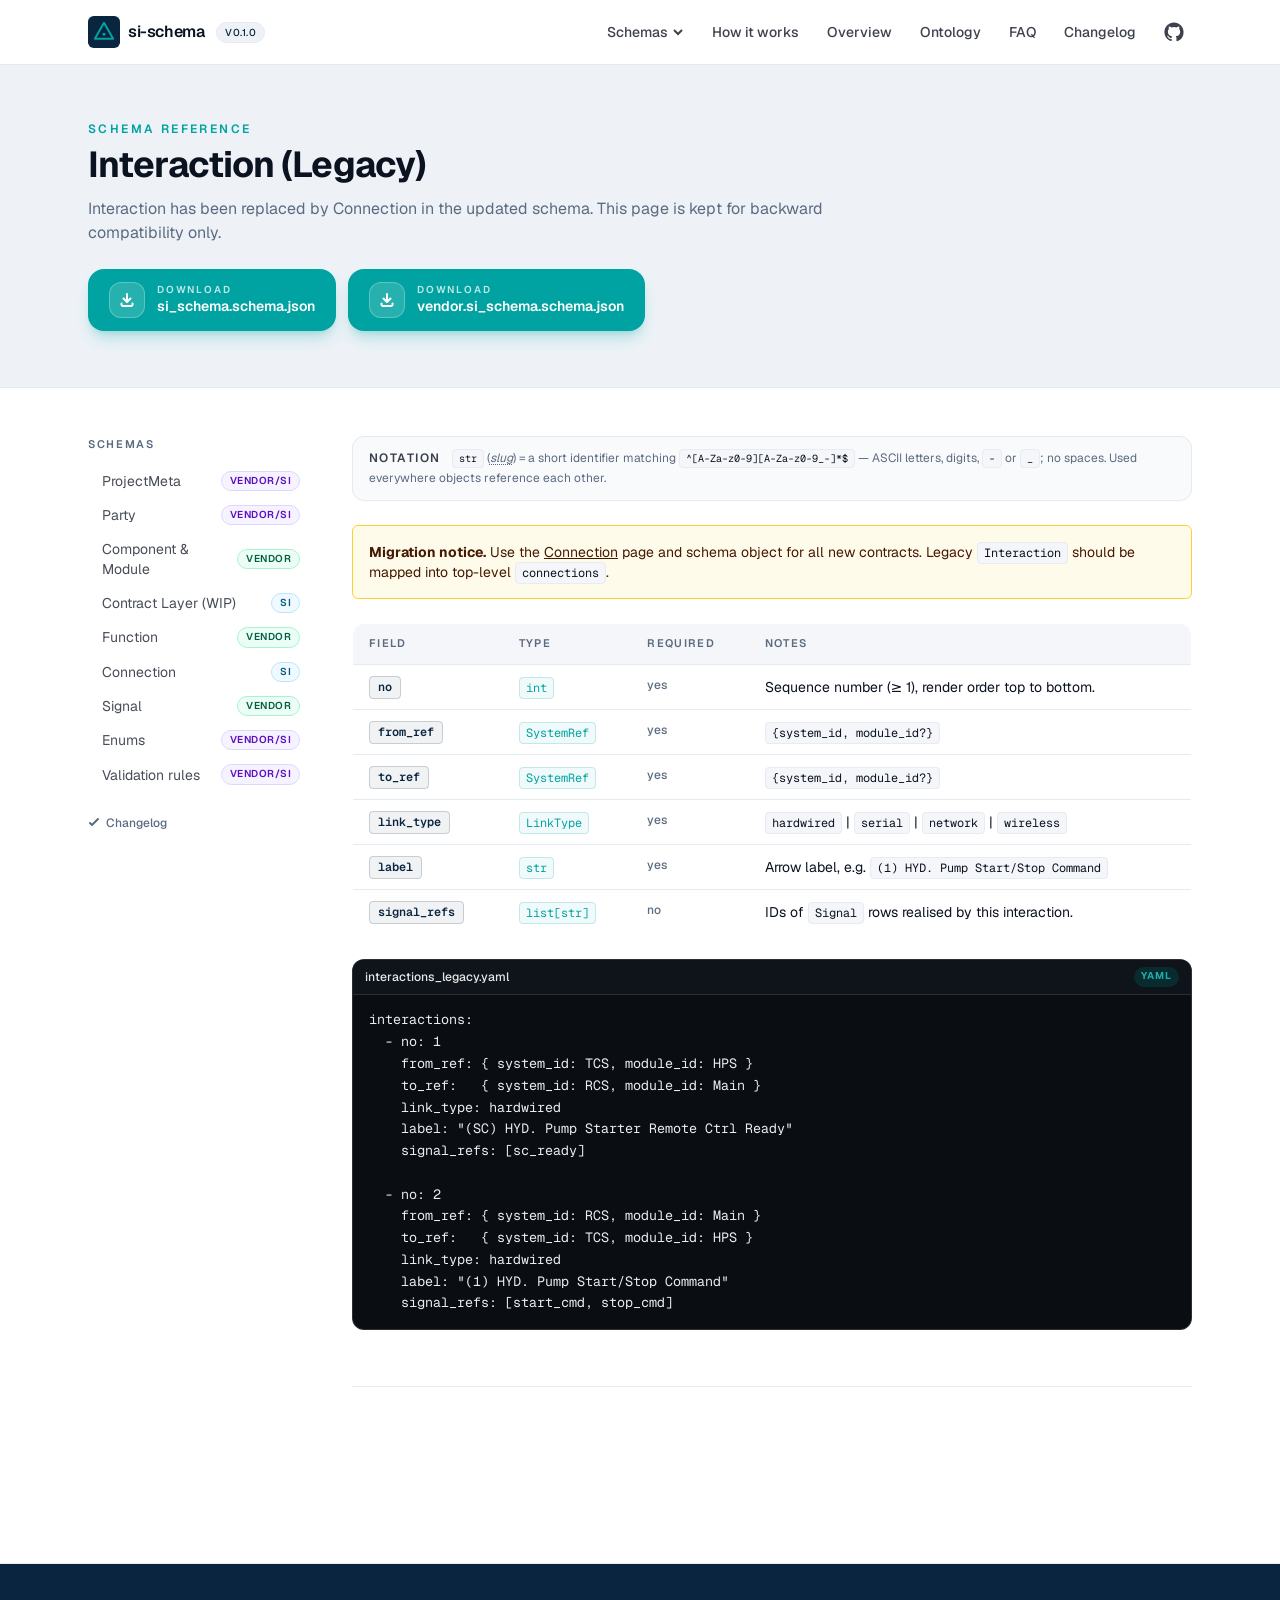
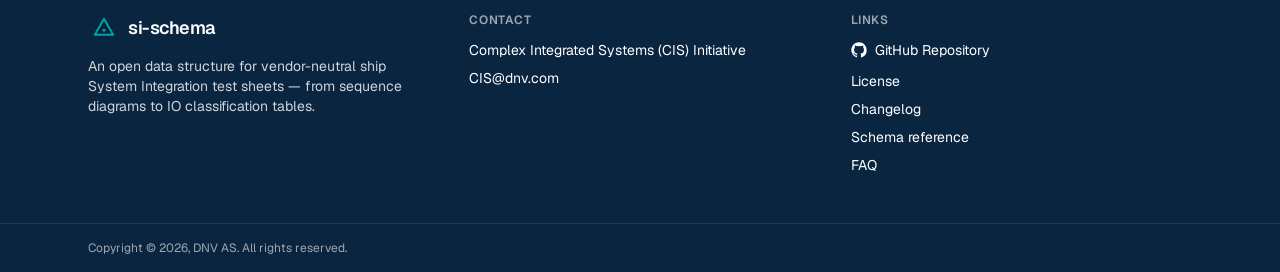
<file: interaction.html>
<!doctype html>
<html lang="en">
	<head>
		<meta charset="utf-8" />
		<meta name="viewport" content="width=device-width, initial-scale=1" />
		<link rel="icon" type="image/svg+xml" href="./favicon.svg" />
		<meta name="description" content="si-schema — Open data structure for ship System Integration test sheets." />
		<link href="./_app/immutable/entry/start.CuXnZJ9Y.js" rel="modulepreload">
		<link href="./_app/immutable/chunks/BxZrU992.js" rel="modulepreload">
		<link href="./_app/immutable/chunks/9NZrLWms.js" rel="modulepreload">
		<link href="./_app/immutable/chunks/CHFEj7fB.js" rel="modulepreload">
		<link href="./_app/immutable/chunks/DK2OlqUA.js" rel="modulepreload">
		<link href="./_app/immutable/entry/app.CKg3zcY4.js" rel="modulepreload">
		<link href="./_app/immutable/chunks/Bzak7iHL.js" rel="modulepreload">
		<link href="./_app/immutable/chunks/LcYT14ve.js" rel="modulepreload">
		<link href="./_app/immutable/chunks/BVvnBB_Y.js" rel="modulepreload">
		<link href="./_app/immutable/chunks/CQ4sIRrD.js" rel="modulepreload">
		<link href="./_app/immutable/chunks/ezkT35Eb.js" rel="modulepreload">
		<link href="./_app/immutable/nodes/0.C39Bca4g.js" rel="modulepreload">
		<link href="./_app/immutable/chunks/BcMk1iwd.js" rel="modulepreload">
		<link href="./_app/immutable/chunks/CISqMbG2.js" rel="modulepreload">
		<link href="./_app/immutable/chunks/DSDNSyjs.js" rel="modulepreload">
		<link href="./_app/immutable/chunks/z_0ixGaa.js" rel="modulepreload">
		<link href="./_app/immutable/nodes/8.DDPjBCef.js" rel="modulepreload">
		<link href="./_app/immutable/chunks/Dv5_CYsY.js" rel="modulepreload">
		<link href="./_app/immutable/chunks/GytRlRZy.js" rel="modulepreload">
		<link href="./_app/immutable/chunks/Ck3_JoaJ.js" rel="modulepreload">
		<!--qew3ys--><!----><title>Interaction (Legacy) · si-schema</title>
		<link href="./_app/immutable/assets/0.B2nEp3z1.css" rel="stylesheet">
		<link href="./_app/immutable/assets/YamlBlock.D6mm86NV.css" rel="stylesheet">
	</head>
	<body data-sveltekit-preload-data="hover" class="min-h-screen bg-background text-foreground antialiased">
		<div style="display: contents"><!--[--><!--[0--><!--[--><div class="flex min-h-screen flex-col"><header class="sticky top-0 z-40 w-full transition-[background-color,border-color,backdrop-filter,color] duration-300 border-b border-border bg-background/90 text-foreground backdrop-blur"><div class="mx-auto flex h-16 max-w-6xl items-center justify-between px-4 sm:px-6"><a href="./" class="flex items-center gap-2" aria-label="Home"><img src="./logo.svg" alt="" class="h-8 w-8"/> <span class="text-base font-semibold tracking-tight">si-schema</span> <span class="ml-1 rounded-full px-2 py-0.5 text-[10px] font-medium uppercase tracking-wider transition border border-border bg-secondary text-secondary-foreground">v0.1.0</span></a> <nav class="hidden items-center gap-1 md:flex"><div class="group relative"><button class="inline-flex items-center gap-1 rounded-md px-3 py-2 text-sm font-medium transition text-foreground/80 hover:bg-secondary hover:text-foreground">Schemas <svg class="h-3 w-3" viewBox="0 0 12 12" fill="none" stroke="currentColor" stroke-width="2"><path d="M2 4l4 4 4-4"></path></svg></button> <div class="invisible absolute left-0 top-full pt-2 opacity-0 transition group-hover:visible group-hover:opacity-100"><div class="w-72 rounded-lg border border-border bg-card p-2 text-card-foreground shadow-lg"><!--[--><a href="/si-schema/project_meta" class="block rounded-md px-3 py-2 text-foreground hover:bg-secondary hover:text-foreground"><div class="flex items-center gap-2"><div class="text-sm font-medium">ProjectMeta</div> <span class="inline-flex rounded-full border px-2 py-0.5 text-[10px] font-semibold uppercase tracking-wider border-violet-200 bg-violet-50 text-violet-800">Vendor/SI</span></div> <div class="text-xs text-muted-foreground">Top-level project identifiers and schema version.</div></a><a href="/si-schema/party" class="block rounded-md px-3 py-2 text-foreground hover:bg-secondary hover:text-foreground"><div class="flex items-center gap-2"><div class="text-sm font-medium">Party</div> <span class="inline-flex rounded-full border px-2 py-0.5 text-[10px] font-semibold uppercase tracking-wider border-violet-200 bg-violet-50 text-violet-800">Vendor/SI</span></div> <div class="text-xs text-muted-foreground">Project parties (vendor, integrator, owner) identified by kind.</div></a><a href="/si-schema/system" class="block rounded-md px-3 py-2 text-foreground hover:bg-secondary hover:text-foreground"><div class="flex items-center gap-2"><div class="text-sm font-medium">Component &amp; Module</div> <span class="inline-flex rounded-full border px-2 py-0.5 text-[10px] font-semibold uppercase tracking-wider border-emerald-200 bg-emerald-50 text-emerald-800">Vendor</span></div> <div class="text-xs text-muted-foreground">Component hierarchy and implementation modules.</div></a><a href="/si-schema/contract" class="block rounded-md px-3 py-2 text-foreground hover:bg-secondary hover:text-foreground"><div class="flex items-center gap-2"><div class="text-sm font-medium">Contract Layer (WIP)</div> <span class="inline-flex rounded-full border px-2 py-0.5 text-[10px] font-semibold uppercase tracking-wider border-sky-200 bg-sky-50 text-sky-800">SI</span></div> <div class="text-xs text-muted-foreground">Work in progress — artefact, interfaces, protocol bindings, mode/authority, alarms, acceptance and lineages.</div></a><a href="/si-schema/function" class="block rounded-md px-3 py-2 text-foreground hover:bg-secondary hover:text-foreground"><div class="flex items-center gap-2"><div class="text-sm font-medium">Function</div> <span class="inline-flex rounded-full border px-2 py-0.5 text-[10px] font-semibold uppercase tracking-wider border-emerald-200 bg-emerald-50 text-emerald-800">Vendor</span></div> <div class="text-xs text-muted-foreground">One full test-sheet page.</div></a><a href="/si-schema/connection" class="block rounded-md px-3 py-2 text-foreground hover:bg-secondary hover:text-foreground"><div class="flex items-center gap-2"><div class="text-sm font-medium">Connection</div> <span class="inline-flex rounded-full border px-2 py-0.5 text-[10px] font-semibold uppercase tracking-wider border-sky-200 bg-sky-50 text-sky-800">SI</span></div> <div class="text-xs text-muted-foreground">Direct port-to-port edges carrying one signal each.</div></a><a href="/si-schema/signal" class="block rounded-md px-3 py-2 text-foreground hover:bg-secondary hover:text-foreground"><div class="flex items-center gap-2"><div class="text-sm font-medium">Signal</div> <span class="inline-flex rounded-full border px-2 py-0.5 text-[10px] font-semibold uppercase tracking-wider border-emerald-200 bg-emerald-50 text-emerald-800">Vendor</span></div> <div class="text-xs text-muted-foreground">One row in the IO classification table.</div></a><a href="/si-schema/enums" class="block rounded-md px-3 py-2 text-foreground hover:bg-secondary hover:text-foreground"><div class="flex items-center gap-2"><div class="text-sm font-medium">Enums</div> <span class="inline-flex rounded-full border px-2 py-0.5 text-[10px] font-semibold uppercase tracking-wider border-violet-200 bg-violet-50 text-violet-800">Vendor/SI</span></div> <div class="text-xs text-muted-foreground">Categories, link types, data types and subtypes.</div></a><a href="/si-schema/validation" class="block rounded-md px-3 py-2 text-foreground hover:bg-secondary hover:text-foreground"><div class="flex items-center gap-2"><div class="text-sm font-medium">Validation rules</div> <span class="inline-flex rounded-full border px-2 py-0.5 text-[10px] font-semibold uppercase tracking-wider border-violet-200 bg-violet-50 text-violet-800">Vendor/SI</span></div> <div class="text-xs text-muted-foreground">SIG001 – SIG024: cross-reference, ontology, mode-subset, and module-ownership checks.</div></a><!--]--></div></div></div> <!--[--><a href="/si-schema/#how-it-works" class="rounded-md px-3 py-2 text-sm font-medium transition text-foreground/80 hover:bg-secondary hover:text-foreground">How it works</a><a href="/si-schema/#schemas" class="rounded-md px-3 py-2 text-sm font-medium transition text-foreground/80 hover:bg-secondary hover:text-foreground">Overview</a><a href="/si-schema/ontology" class="rounded-md px-3 py-2 text-sm font-medium transition text-foreground/80 hover:bg-secondary hover:text-foreground">Ontology</a><a href="/si-schema/#faq" class="rounded-md px-3 py-2 text-sm font-medium transition text-foreground/80 hover:bg-secondary hover:text-foreground">FAQ</a><a href="/si-schema/changelog" class="rounded-md px-3 py-2 text-sm font-medium transition text-foreground/80 hover:bg-secondary hover:text-foreground">Changelog</a><!--]--> <a href="https://github.com/dnv-opensource/si-schema" target="_blank" rel="noopener noreferrer" class="ml-1 inline-flex h-9 w-9 items-center justify-center rounded-md transition text-foreground/80 hover:bg-secondary hover:text-foreground" aria-label="GitHub repository"><svg class="h-5 w-5" viewBox="0 0 24 24" fill="currentColor" aria-hidden="true"><path fill-rule="evenodd" clip-rule="evenodd" d="M12 .5C5.65.5.5 5.65.5 12c0 5.08 3.29 9.39 7.86 10.91.58.11.79-.25.79-.55v-2c-3.2.7-3.88-1.37-3.88-1.37-.52-1.32-1.27-1.67-1.27-1.67-1.04-.71.08-.7.08-.7 1.15.08 1.76 1.18 1.76 1.18 1.03 1.76 2.69 1.25 3.35.96.1-.74.4-1.25.73-1.54-2.55-.29-5.24-1.28-5.24-5.7 0-1.26.45-2.29 1.18-3.1-.12-.29-.51-1.47.11-3.06 0 0 .97-.31 3.18 1.18a11 11 0 0 1 5.78 0c2.21-1.5 3.18-1.18 3.18-1.18.63 1.59.24 2.77.12 3.06.74.81 1.18 1.84 1.18 3.1 0 4.43-2.69 5.41-5.25 5.69.41.36.78 1.07.78 2.16v3.2c0 .31.21.67.8.55A11.5 11.5 0 0 0 23.5 12C23.5 5.65 18.35.5 12 .5Z"></path></svg></a></nav> <button class="inline-flex items-center justify-center rounded-md p-2 md:hidden" aria-label="Toggle menu"><svg class="h-5 w-5" viewBox="0 0 24 24" fill="none" stroke="currentColor" stroke-width="2"><path d="M3 6h18M3 12h18M3 18h18"></path></svg></button></div> <!--[-1--><!--]--></header><!----> <main class="flex-1"><!--[--><section class="border-b border-border bg-secondary"><div class="mx-auto max-w-6xl px-4 py-10 sm:px-6 md:py-14"><div class="flex flex-wrap items-end justify-between gap-6"><div><div class="text-xs font-semibold uppercase tracking-[0.2em] text-accent">Schema reference</div> <h1 class="mt-2 text-3xl font-bold tracking-tight md:text-4xl">Interaction (Legacy)</h1> <!--[0--><p class="mt-3 max-w-3xl text-muted-foreground">Interaction has been replaced by Connection in the updated schema. This page is kept for backward compatibility only.</p><!--]--></div> <div class="flex flex-wrap gap-3"><!--[--><a href="./si_schema.schema.json" download="" class="group inline-flex items-center gap-3 rounded-2xl border border-accent/30 bg-accent px-5 py-3 text-accent-foreground shadow-lg shadow-accent/25 transition hover:-translate-y-0.5 hover:bg-accent/95 hover:shadow-xl" aria-label="Download si_schema.schema.json"><span class="inline-flex h-9 w-9 items-center justify-center rounded-xl bg-white/15 ring-1 ring-inset ring-white/25"><svg class="h-4 w-4" viewBox="0 0 16 16" fill="none" stroke="currentColor" stroke-width="2"><path d="M8 2v8m0 0L4.5 6.5M8 10l3.5-3.5" stroke-linecap="round" stroke-linejoin="round"></path><path d="M2.5 11.5v1A1.5 1.5 0 0 0 4 14h8a1.5 1.5 0 0 0 1.5-1.5v-1" stroke-linecap="round"></path></svg></span> <span class="flex flex-col items-start leading-tight"><span class="text-[10px] font-semibold uppercase tracking-[0.18em] text-white/75">Download</span> <span class="text-sm font-semibold">si_schema.schema.json</span></span></a><a href="./vendor.si_schema.schema.json" download="" class="group inline-flex items-center gap-3 rounded-2xl border border-accent/30 bg-accent px-5 py-3 text-accent-foreground shadow-lg shadow-accent/25 transition hover:-translate-y-0.5 hover:bg-accent/95 hover:shadow-xl" aria-label="Download vendor.si_schema.schema.json"><span class="inline-flex h-9 w-9 items-center justify-center rounded-xl bg-white/15 ring-1 ring-inset ring-white/25"><svg class="h-4 w-4" viewBox="0 0 16 16" fill="none" stroke="currentColor" stroke-width="2"><path d="M8 2v8m0 0L4.5 6.5M8 10l3.5-3.5" stroke-linecap="round" stroke-linejoin="round"></path><path d="M2.5 11.5v1A1.5 1.5 0 0 0 4 14h8a1.5 1.5 0 0 0 1.5-1.5v-1" stroke-linecap="round"></path></svg></span> <span class="flex flex-col items-start leading-tight"><span class="text-[10px] font-semibold uppercase tracking-[0.18em] text-white/75">Download</span> <span class="text-sm font-semibold">vendor.si_schema.schema.json</span></span></a><!--]--></div></div></div></section> <div class="mx-auto grid max-w-6xl gap-10 px-4 py-10 sm:px-6 md:grid-cols-[14rem_minmax(0,1fr)] md:py-12"><aside class="md:sticky md:top-20 md:self-start"><label class="block md:hidden"><span class="text-xs font-semibold uppercase tracking-[0.15em] text-muted-foreground">Schemas</span> <select class="mt-2 w-full rounded-lg border border-border bg-card px-3 py-2 text-sm"><!--[--><option value="/si-schema/project_meta">ProjectMeta</option><option value="/si-schema/party">Party</option><option value="/si-schema/system">Component &amp; Module</option><option value="/si-schema/contract">Contract Layer (WIP)</option><option value="/si-schema/function">Function</option><option value="/si-schema/connection">Connection</option><option value="/si-schema/signal">Signal</option><option value="/si-schema/enums">Enums</option><option value="/si-schema/validation">Validation rules</option><!--]--></select></label> <nav class="hidden md:block" aria-label="Schema reference navigation"><div class="text-[11px] font-semibold uppercase tracking-[0.15em] text-muted-foreground">Schemas</div> <ul class="mt-3 space-y-0.5"><!--[--><li><a href="/si-schema/project_meta" class="block rounded-lg border-l-2 px-3 py-1.5 text-sm transition border-transparent text-foreground/75 hover:border-border hover:bg-secondary hover:text-foreground"><span class="flex items-center justify-between gap-2"><span>ProjectMeta</span> <span class="inline-flex rounded-full border px-2 py-0.5 text-[10px] font-semibold uppercase tracking-wider border-violet-200 bg-violet-50 text-violet-800">Vendor/SI</span></span></a></li><li><a href="/si-schema/party" class="block rounded-lg border-l-2 px-3 py-1.5 text-sm transition border-transparent text-foreground/75 hover:border-border hover:bg-secondary hover:text-foreground"><span class="flex items-center justify-between gap-2"><span>Party</span> <span class="inline-flex rounded-full border px-2 py-0.5 text-[10px] font-semibold uppercase tracking-wider border-violet-200 bg-violet-50 text-violet-800">Vendor/SI</span></span></a></li><li><a href="/si-schema/system" class="block rounded-lg border-l-2 px-3 py-1.5 text-sm transition border-transparent text-foreground/75 hover:border-border hover:bg-secondary hover:text-foreground"><span class="flex items-center justify-between gap-2"><span>Component &amp; Module</span> <span class="inline-flex rounded-full border px-2 py-0.5 text-[10px] font-semibold uppercase tracking-wider border-emerald-200 bg-emerald-50 text-emerald-800">Vendor</span></span></a></li><li><a href="/si-schema/contract" class="block rounded-lg border-l-2 px-3 py-1.5 text-sm transition border-transparent text-foreground/75 hover:border-border hover:bg-secondary hover:text-foreground"><span class="flex items-center justify-between gap-2"><span>Contract Layer (WIP)</span> <span class="inline-flex rounded-full border px-2 py-0.5 text-[10px] font-semibold uppercase tracking-wider border-sky-200 bg-sky-50 text-sky-800">SI</span></span></a></li><li><a href="/si-schema/function" class="block rounded-lg border-l-2 px-3 py-1.5 text-sm transition border-transparent text-foreground/75 hover:border-border hover:bg-secondary hover:text-foreground"><span class="flex items-center justify-between gap-2"><span>Function</span> <span class="inline-flex rounded-full border px-2 py-0.5 text-[10px] font-semibold uppercase tracking-wider border-emerald-200 bg-emerald-50 text-emerald-800">Vendor</span></span></a></li><li><a href="/si-schema/connection" class="block rounded-lg border-l-2 px-3 py-1.5 text-sm transition border-transparent text-foreground/75 hover:border-border hover:bg-secondary hover:text-foreground"><span class="flex items-center justify-between gap-2"><span>Connection</span> <span class="inline-flex rounded-full border px-2 py-0.5 text-[10px] font-semibold uppercase tracking-wider border-sky-200 bg-sky-50 text-sky-800">SI</span></span></a></li><li><a href="/si-schema/signal" class="block rounded-lg border-l-2 px-3 py-1.5 text-sm transition border-transparent text-foreground/75 hover:border-border hover:bg-secondary hover:text-foreground"><span class="flex items-center justify-between gap-2"><span>Signal</span> <span class="inline-flex rounded-full border px-2 py-0.5 text-[10px] font-semibold uppercase tracking-wider border-emerald-200 bg-emerald-50 text-emerald-800">Vendor</span></span></a></li><li><a href="/si-schema/enums" class="block rounded-lg border-l-2 px-3 py-1.5 text-sm transition border-transparent text-foreground/75 hover:border-border hover:bg-secondary hover:text-foreground"><span class="flex items-center justify-between gap-2"><span>Enums</span> <span class="inline-flex rounded-full border px-2 py-0.5 text-[10px] font-semibold uppercase tracking-wider border-violet-200 bg-violet-50 text-violet-800">Vendor/SI</span></span></a></li><li><a href="/si-schema/validation" class="block rounded-lg border-l-2 px-3 py-1.5 text-sm transition border-transparent text-foreground/75 hover:border-border hover:bg-secondary hover:text-foreground"><span class="flex items-center justify-between gap-2"><span>Validation rules</span> <span class="inline-flex rounded-full border px-2 py-0.5 text-[10px] font-semibold uppercase tracking-wider border-violet-200 bg-violet-50 text-violet-800">Vendor/SI</span></span></a></li><!--]--></ul> <a href="./changelog" class="mt-6 inline-flex items-center gap-1.5 text-xs font-medium text-muted-foreground hover:text-accent"><svg class="h-3 w-3" viewBox="0 0 12 12" fill="none" stroke="currentColor" stroke-width="2"><path d="M10 2L4 8l-2-2" stroke-linecap="round" stroke-linejoin="round"></path></svg> Changelog</a></nav></aside> <article class="min-w-0"><aside class="mb-6 rounded-xl border border-border bg-muted/50 px-4 py-3 text-xs leading-relaxed text-muted-foreground" aria-label="Field-type notation"><span class="font-semibold uppercase tracking-[0.12em] text-foreground/80">Notation</span> <span class="ml-2"><code class="text-foreground">str</code> (<abbr class="type-hint" title="Required format: ASCII letters, digits, '-' or '_'. Must start with a letter or digit. No spaces or other punctuation. Examples: RCS, nav-system, engine_01">slug</abbr>) = a short identifier matching <code>^[A-Za-z0-9][A-Za-z0-9_-]*$</code> — ASCII letters, digits, <code>-</code> or <code>_</code>; no spaces. Used everywhere objects reference each other.</span></aside> <div class="prose-table space-y-6"><div class="rounded-md border border-amber-300 bg-amber-50 p-4 text-sm text-amber-950"><strong>Migration notice.</strong> Use the <a href="./connection" class="underline">Connection</a> page and
		schema object for all new contracts. Legacy <code>Interaction</code> should be mapped into top-level <code>connections</code>.</div> <table><thead><tr><th>Field</th><th>Type</th><th>Required</th><th>Notes</th></tr></thead><tbody><tr><td><code>no</code></td><td><code>int</code></td><td>yes</td><td>Sequence number (≥ 1), render order top to bottom.</td></tr><tr><td><code>from_ref</code></td><td><code>SystemRef</code></td><td>yes</td><td><code>{system_id, module_id?}</code></td></tr><tr><td><code>to_ref</code></td><td><code>SystemRef</code></td><td>yes</td><td><code>{system_id, module_id?}</code></td></tr><tr><td><code>link_type</code></td><td><code>LinkType</code></td><td>yes</td><td><code>hardwired</code> | <code>serial</code> | <code>network</code> | <code>wireless</code></td></tr><tr><td><code>label</code></td><td><code>str</code></td><td>yes</td><td>Arrow label, e.g. <code>(1) HYD. Pump Start/Stop Command</code></td></tr><tr><td><code>signal_refs</code></td><td><code>list[str]</code></td><td>no</td><td>IDs of <code>Signal</code> rows realised by this interaction.</td></tr></tbody></table> <figure class="yaml-block not-prose svelte-150n1a0"><header class="yaml-block__chrome svelte-150n1a0"><div class="yaml-block__filename svelte-150n1a0"><span>interactions_legacy.yaml</span></div> <span class="yaml-block__lang svelte-150n1a0">YAML</span></header> <pre class="yaml-block__code svelte-150n1a0"><code class="svelte-150n1a0">interactions:
  - no: 1
    from_ref: { system_id: TCS, module_id: HPS }
    to_ref:   { system_id: RCS, module_id: Main }
    link_type: hardwired
    label: "(SC) HYD. Pump Starter Remote Ctrl Ready"
    signal_refs: [sc_ready]

  - no: 2
    from_ref: { system_id: RCS, module_id: Main }
    to_ref:   { system_id: TCS, module_id: HPS }
    link_type: hardwired
    label: "(1) HYD. Pump Start/Stop Command"
    signal_refs: [start_cmd, stop_cmd]</code></pre></figure><!----><!----></div> <nav class="mt-14 grid gap-3 border-t border-border pt-8 sm:grid-cols-2" aria-label="Schema page navigation"><!--[-1--><span></span><!--]--> <!--[-1--><!--]--></nav></article></div><!--]--><!----></main> <footer class="mt-24 border-t border-border bg-primary text-primary-foreground"><div class="mx-auto grid max-w-6xl gap-10 px-4 py-12 sm:px-6 md:grid-cols-3"><div><div class="flex items-center gap-2"><img src="./logo.svg" alt="" class="h-8 w-8"/> <span class="text-lg font-semibold tracking-tight">si-schema</span></div> <p class="mt-3 max-w-sm text-sm text-primary-foreground/80">An open data structure for vendor-neutral ship System Integration test sheets — from sequence diagrams
				to IO classification tables.</p></div> <div><h4 class="text-xs font-semibold uppercase tracking-wider text-primary-foreground/60">Contact</h4> <ul class="mt-3 space-y-2 text-sm"><li>Complex Integrated Systems (CIS) Initiative</li> <li><a class="underline-offset-4 hover:underline" href="mailto:CIS@dnv.com">CIS@dnv.com</a></li></ul></div> <div><h4 class="text-xs font-semibold uppercase tracking-wider text-primary-foreground/60">Links</h4> <ul class="mt-3 space-y-2 text-sm"><li><a class="inline-flex items-center gap-2 underline-offset-4 hover:underline" href="https://github.com/dnv-opensource/si-schema" target="_blank" rel="noopener noreferrer"><svg class="h-4 w-4" viewBox="0 0 24 24" fill="currentColor" aria-hidden="true"><path fill-rule="evenodd" clip-rule="evenodd" d="M12 .5C5.65.5.5 5.65.5 12c0 5.08 3.29 9.39 7.86 10.91.58.11.79-.25.79-.55v-2c-3.2.7-3.88-1.37-3.88-1.37-.52-1.32-1.27-1.67-1.27-1.67-1.04-.71.08-.7.08-.7 1.15.08 1.76 1.18 1.76 1.18 1.03 1.76 2.69 1.25 3.35.96.1-.74.4-1.25.73-1.54-2.55-.29-5.24-1.28-5.24-5.7 0-1.26.45-2.29 1.18-3.1-.12-.29-.51-1.47.11-3.06 0 0 .97-.31 3.18 1.18a11 11 0 0 1 5.78 0c2.21-1.5 3.18-1.18 3.18-1.18.63 1.59.24 2.77.12 3.06.74.81 1.18 1.84 1.18 3.1 0 4.43-2.69 5.41-5.25 5.69.41.36.78 1.07.78 2.16v3.2c0 .31.21.67.8.55A11.5 11.5 0 0 0 23.5 12C23.5 5.65 18.35.5 12 .5Z"></path></svg> GitHub Repository</a></li> <li><a class="underline-offset-4 hover:underline" href="https://github.com/dnv-opensource/si-schema/blob/main/LICENSE.md" target="_blank" rel="noopener noreferrer">License</a></li> <li><a class="underline-offset-4 hover:underline" href="./changelog">Changelog</a></li> <li><a class="underline-offset-4 hover:underline" href="./#schemas">Schema reference</a></li> <li><a class="underline-offset-4 hover:underline" href="./#faq">FAQ</a></li></ul></div></div> <div class="border-t border-white/10"><div class="mx-auto max-w-6xl px-4 py-4 text-xs text-primary-foreground/60 sm:px-6">Copyright © 2026, DNV AS. All rights reserved.</div></div></footer><!----></div><!--]--><!--]--> <!--[-1--><!--]--><!--]-->
			
			<script>
				{
					__sveltekit_oq3me6 = {
						base: new URL(".", location).pathname.slice(0, -1),
						assets: "/si-schema"
					};

					const element = document.currentScript.parentElement;

					Promise.all([
						import("./_app/immutable/entry/start.CuXnZJ9Y.js"),
						import("./_app/immutable/entry/app.CKg3zcY4.js")
					]).then(([kit, app]) => {
						kit.start(app, element, {
							node_ids: [0, 8],
							data: [null,null],
							form: null,
							error: null
						});
					});
				}
			</script>
		</div>
	</body>
</html>
</file>
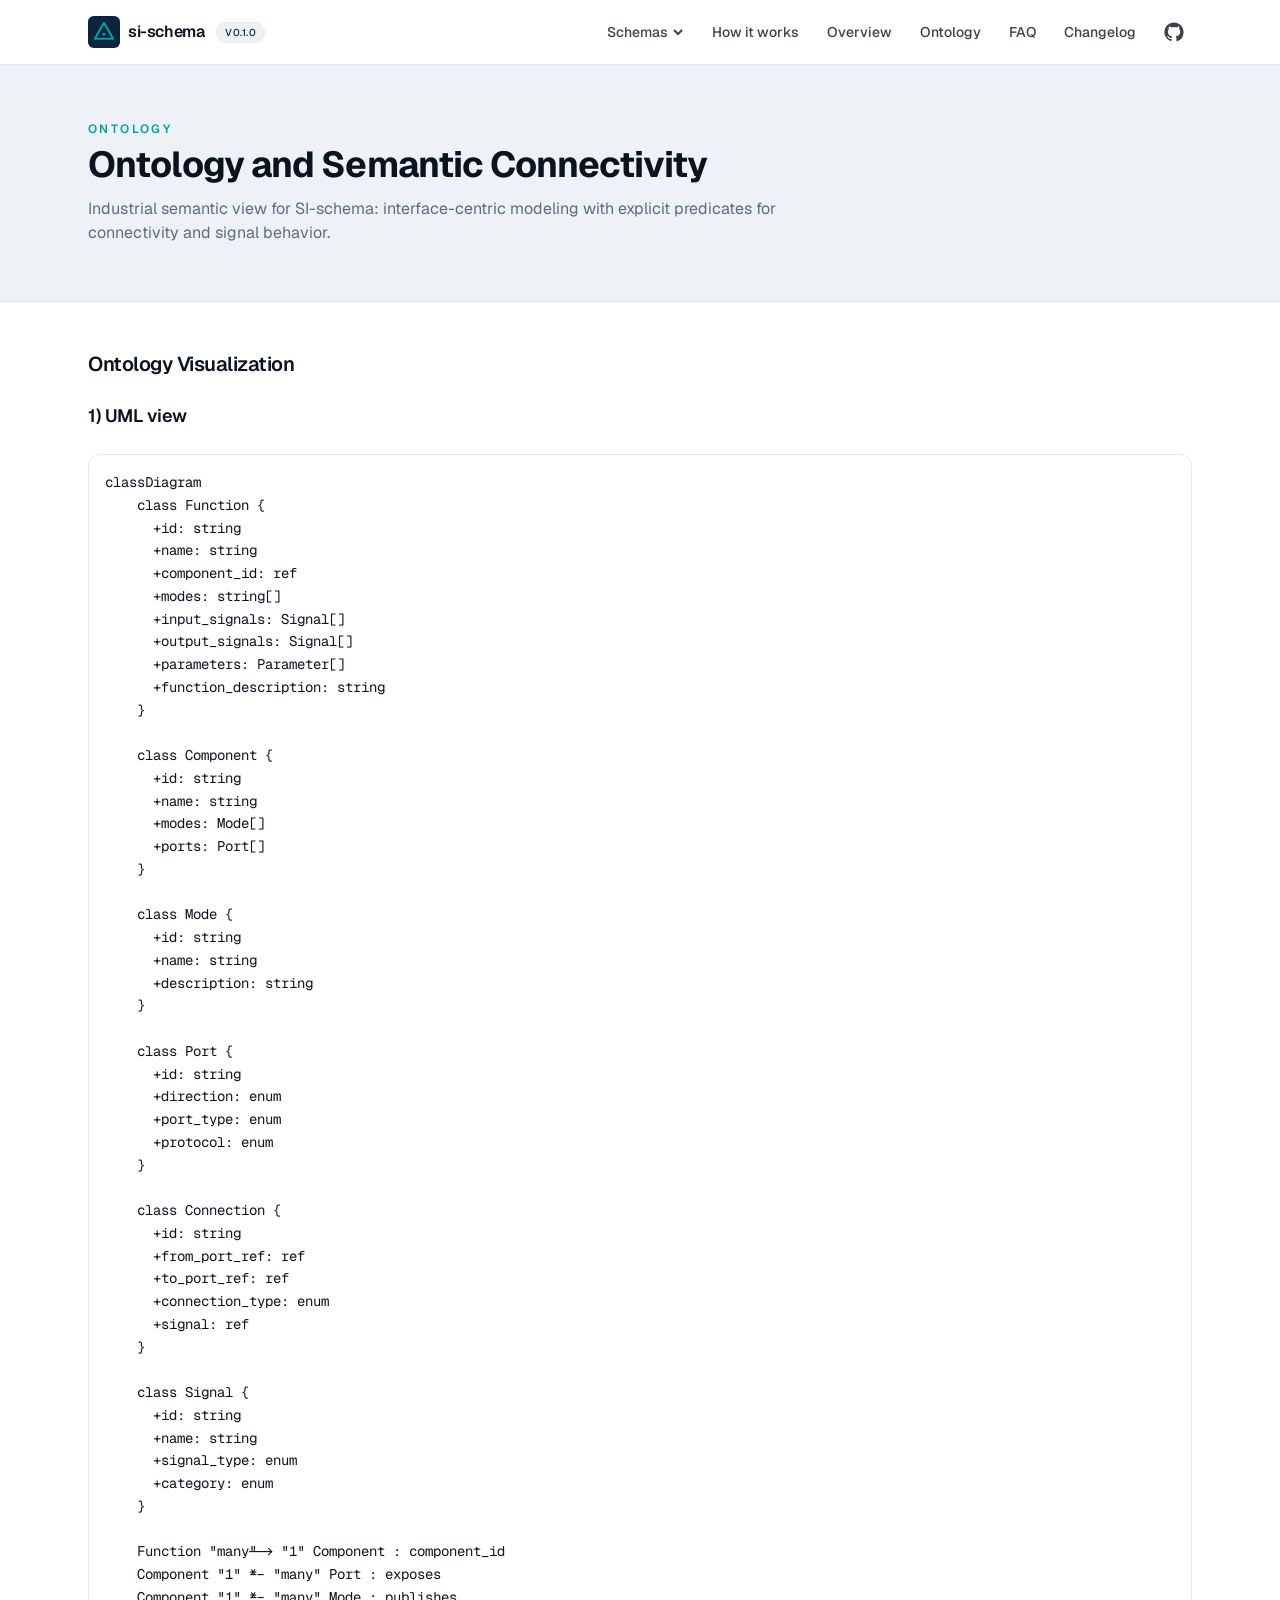
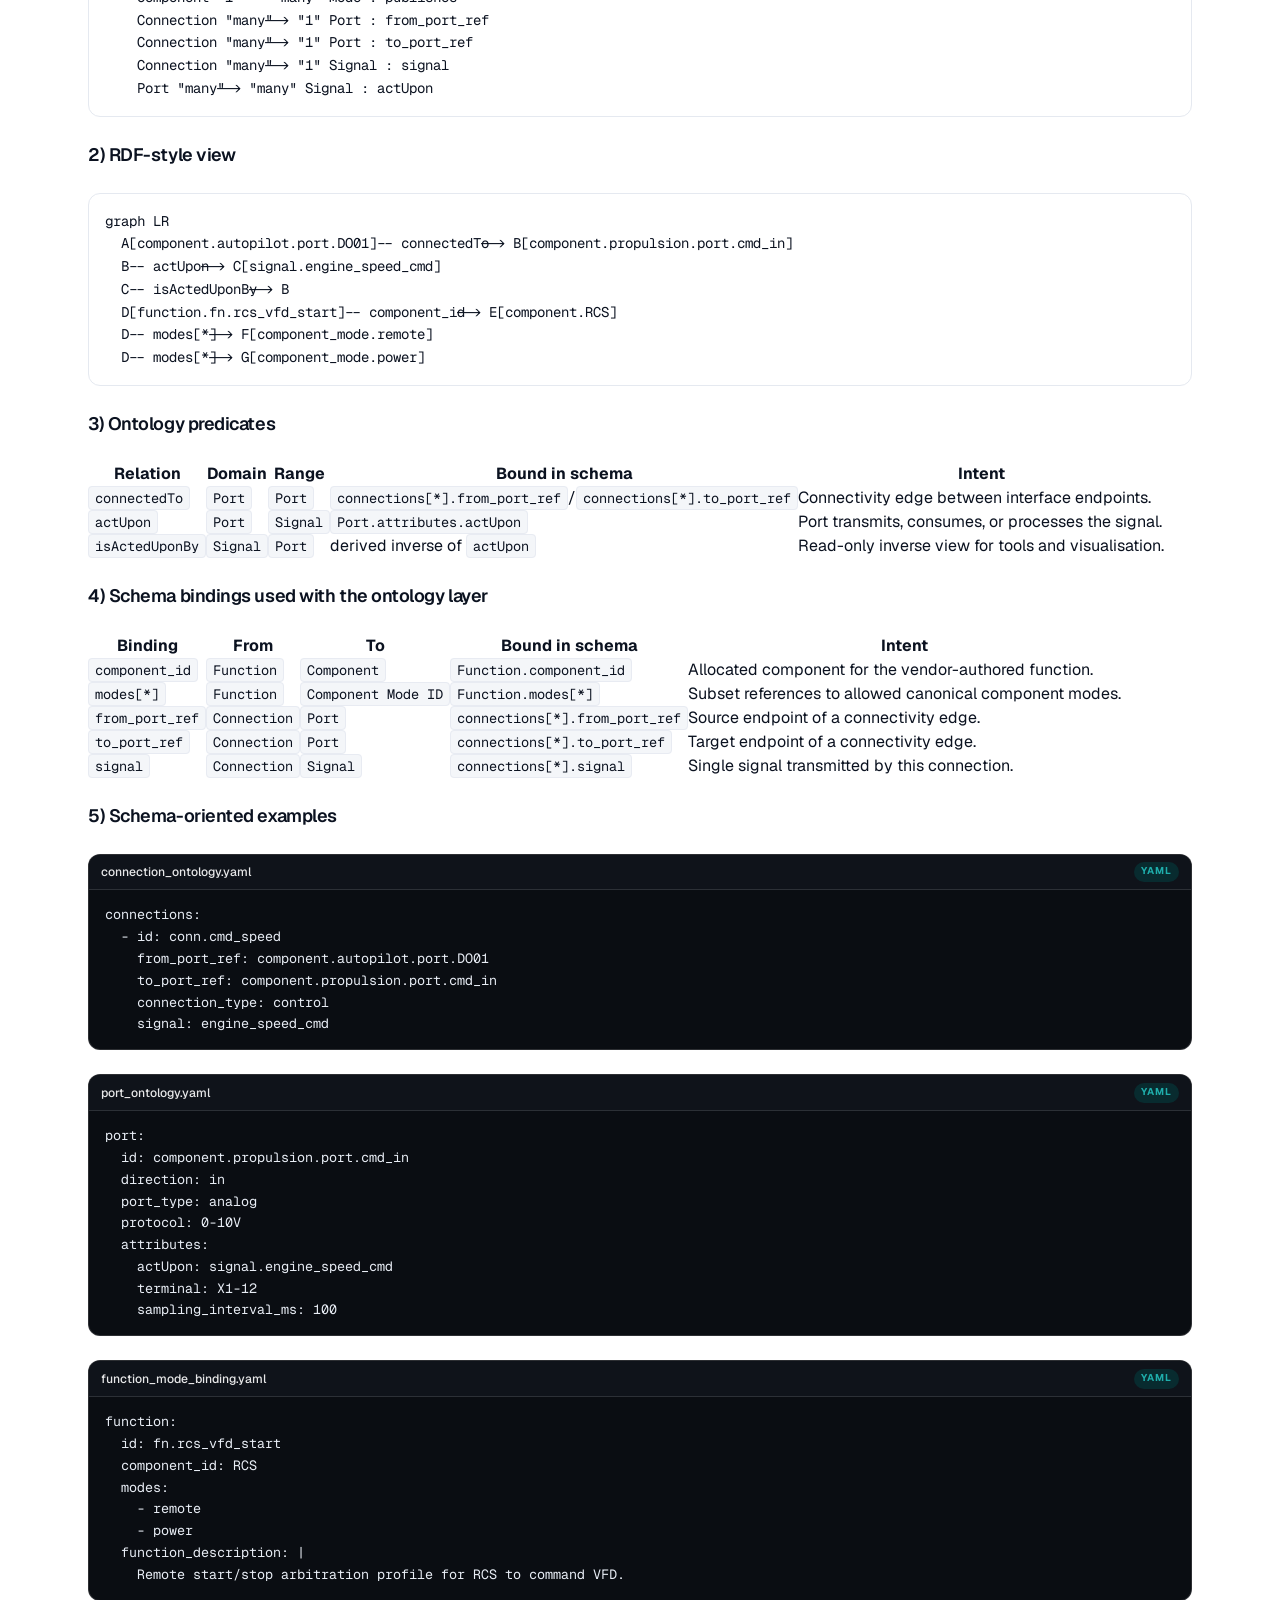
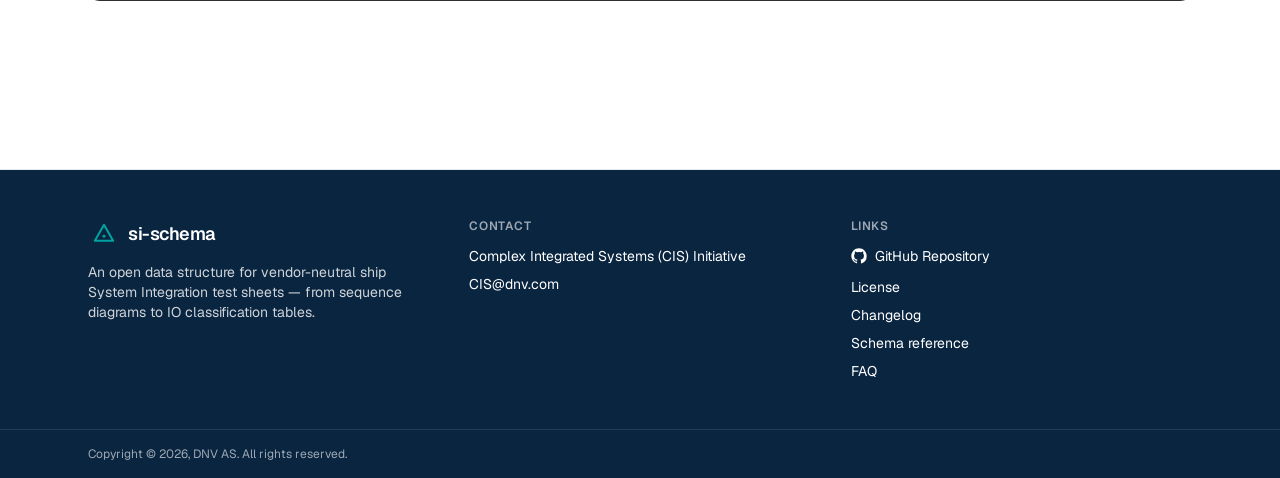
<file: ontology.html>
<!doctype html>
<html lang="en">
	<head>
		<meta charset="utf-8" />
		<meta name="viewport" content="width=device-width, initial-scale=1" />
		<link rel="icon" type="image/svg+xml" href="./favicon.svg" />
		<meta name="description" content="si-schema — Open data structure for ship System Integration test sheets." />
		<link href="./_app/immutable/entry/start.CuXnZJ9Y.js" rel="modulepreload">
		<link href="./_app/immutable/chunks/BxZrU992.js" rel="modulepreload">
		<link href="./_app/immutable/chunks/9NZrLWms.js" rel="modulepreload">
		<link href="./_app/immutable/chunks/CHFEj7fB.js" rel="modulepreload">
		<link href="./_app/immutable/chunks/DK2OlqUA.js" rel="modulepreload">
		<link href="./_app/immutable/entry/app.CKg3zcY4.js" rel="modulepreload">
		<link href="./_app/immutable/chunks/Bzak7iHL.js" rel="modulepreload">
		<link href="./_app/immutable/chunks/LcYT14ve.js" rel="modulepreload">
		<link href="./_app/immutable/chunks/BVvnBB_Y.js" rel="modulepreload">
		<link href="./_app/immutable/chunks/CQ4sIRrD.js" rel="modulepreload">
		<link href="./_app/immutable/chunks/ezkT35Eb.js" rel="modulepreload">
		<link href="./_app/immutable/nodes/0.C39Bca4g.js" rel="modulepreload">
		<link href="./_app/immutable/chunks/BcMk1iwd.js" rel="modulepreload">
		<link href="./_app/immutable/chunks/CISqMbG2.js" rel="modulepreload">
		<link href="./_app/immutable/chunks/DSDNSyjs.js" rel="modulepreload">
		<link href="./_app/immutable/chunks/z_0ixGaa.js" rel="modulepreload">
		<link href="./_app/immutable/nodes/9.Dpp42Wa7.js" rel="modulepreload">
		<link href="./_app/immutable/chunks/GytRlRZy.js" rel="modulepreload">
		<link href="./_app/immutable/chunks/Ck3_JoaJ.js" rel="modulepreload">
		<!--1uz2tty--><!----><title>Ontology · si-schema</title>
		<link href="./_app/immutable/assets/0.B2nEp3z1.css" rel="stylesheet">
		<link href="./_app/immutable/assets/YamlBlock.D6mm86NV.css" rel="stylesheet">
	</head>
	<body data-sveltekit-preload-data="hover" class="min-h-screen bg-background text-foreground antialiased">
		<div style="display: contents"><!--[--><!--[0--><!--[--><div class="flex min-h-screen flex-col"><header class="sticky top-0 z-40 w-full transition-[background-color,border-color,backdrop-filter,color] duration-300 border-b border-border bg-background/90 text-foreground backdrop-blur"><div class="mx-auto flex h-16 max-w-6xl items-center justify-between px-4 sm:px-6"><a href="./" class="flex items-center gap-2" aria-label="Home"><img src="./logo.svg" alt="" class="h-8 w-8"/> <span class="text-base font-semibold tracking-tight">si-schema</span> <span class="ml-1 rounded-full px-2 py-0.5 text-[10px] font-medium uppercase tracking-wider transition border border-border bg-secondary text-secondary-foreground">v0.1.0</span></a> <nav class="hidden items-center gap-1 md:flex"><div class="group relative"><button class="inline-flex items-center gap-1 rounded-md px-3 py-2 text-sm font-medium transition text-foreground/80 hover:bg-secondary hover:text-foreground">Schemas <svg class="h-3 w-3" viewBox="0 0 12 12" fill="none" stroke="currentColor" stroke-width="2"><path d="M2 4l4 4 4-4"></path></svg></button> <div class="invisible absolute left-0 top-full pt-2 opacity-0 transition group-hover:visible group-hover:opacity-100"><div class="w-72 rounded-lg border border-border bg-card p-2 text-card-foreground shadow-lg"><!--[--><a href="/si-schema/project_meta" class="block rounded-md px-3 py-2 text-foreground hover:bg-secondary hover:text-foreground"><div class="flex items-center gap-2"><div class="text-sm font-medium">ProjectMeta</div> <span class="inline-flex rounded-full border px-2 py-0.5 text-[10px] font-semibold uppercase tracking-wider border-violet-200 bg-violet-50 text-violet-800">Vendor/SI</span></div> <div class="text-xs text-muted-foreground">Top-level project identifiers and schema version.</div></a><a href="/si-schema/party" class="block rounded-md px-3 py-2 text-foreground hover:bg-secondary hover:text-foreground"><div class="flex items-center gap-2"><div class="text-sm font-medium">Party</div> <span class="inline-flex rounded-full border px-2 py-0.5 text-[10px] font-semibold uppercase tracking-wider border-violet-200 bg-violet-50 text-violet-800">Vendor/SI</span></div> <div class="text-xs text-muted-foreground">Project parties (vendor, integrator, owner) identified by kind.</div></a><a href="/si-schema/system" class="block rounded-md px-3 py-2 text-foreground hover:bg-secondary hover:text-foreground"><div class="flex items-center gap-2"><div class="text-sm font-medium">Component &amp; Module</div> <span class="inline-flex rounded-full border px-2 py-0.5 text-[10px] font-semibold uppercase tracking-wider border-emerald-200 bg-emerald-50 text-emerald-800">Vendor</span></div> <div class="text-xs text-muted-foreground">Component hierarchy and implementation modules.</div></a><a href="/si-schema/contract" class="block rounded-md px-3 py-2 text-foreground hover:bg-secondary hover:text-foreground"><div class="flex items-center gap-2"><div class="text-sm font-medium">Contract Layer (WIP)</div> <span class="inline-flex rounded-full border px-2 py-0.5 text-[10px] font-semibold uppercase tracking-wider border-sky-200 bg-sky-50 text-sky-800">SI</span></div> <div class="text-xs text-muted-foreground">Work in progress — artefact, interfaces, protocol bindings, mode/authority, alarms, acceptance and lineages.</div></a><a href="/si-schema/function" class="block rounded-md px-3 py-2 text-foreground hover:bg-secondary hover:text-foreground"><div class="flex items-center gap-2"><div class="text-sm font-medium">Function</div> <span class="inline-flex rounded-full border px-2 py-0.5 text-[10px] font-semibold uppercase tracking-wider border-emerald-200 bg-emerald-50 text-emerald-800">Vendor</span></div> <div class="text-xs text-muted-foreground">One full test-sheet page.</div></a><a href="/si-schema/connection" class="block rounded-md px-3 py-2 text-foreground hover:bg-secondary hover:text-foreground"><div class="flex items-center gap-2"><div class="text-sm font-medium">Connection</div> <span class="inline-flex rounded-full border px-2 py-0.5 text-[10px] font-semibold uppercase tracking-wider border-sky-200 bg-sky-50 text-sky-800">SI</span></div> <div class="text-xs text-muted-foreground">Direct port-to-port edges carrying one signal each.</div></a><a href="/si-schema/signal" class="block rounded-md px-3 py-2 text-foreground hover:bg-secondary hover:text-foreground"><div class="flex items-center gap-2"><div class="text-sm font-medium">Signal</div> <span class="inline-flex rounded-full border px-2 py-0.5 text-[10px] font-semibold uppercase tracking-wider border-emerald-200 bg-emerald-50 text-emerald-800">Vendor</span></div> <div class="text-xs text-muted-foreground">One row in the IO classification table.</div></a><a href="/si-schema/enums" class="block rounded-md px-3 py-2 text-foreground hover:bg-secondary hover:text-foreground"><div class="flex items-center gap-2"><div class="text-sm font-medium">Enums</div> <span class="inline-flex rounded-full border px-2 py-0.5 text-[10px] font-semibold uppercase tracking-wider border-violet-200 bg-violet-50 text-violet-800">Vendor/SI</span></div> <div class="text-xs text-muted-foreground">Categories, link types, data types and subtypes.</div></a><a href="/si-schema/validation" class="block rounded-md px-3 py-2 text-foreground hover:bg-secondary hover:text-foreground"><div class="flex items-center gap-2"><div class="text-sm font-medium">Validation rules</div> <span class="inline-flex rounded-full border px-2 py-0.5 text-[10px] font-semibold uppercase tracking-wider border-violet-200 bg-violet-50 text-violet-800">Vendor/SI</span></div> <div class="text-xs text-muted-foreground">SIG001 – SIG024: cross-reference, ontology, mode-subset, and module-ownership checks.</div></a><!--]--></div></div></div> <!--[--><a href="/si-schema/#how-it-works" class="rounded-md px-3 py-2 text-sm font-medium transition text-foreground/80 hover:bg-secondary hover:text-foreground">How it works</a><a href="/si-schema/#schemas" class="rounded-md px-3 py-2 text-sm font-medium transition text-foreground/80 hover:bg-secondary hover:text-foreground">Overview</a><a href="/si-schema/ontology" class="rounded-md px-3 py-2 text-sm font-medium transition text-foreground/80 hover:bg-secondary hover:text-foreground">Ontology</a><a href="/si-schema/#faq" class="rounded-md px-3 py-2 text-sm font-medium transition text-foreground/80 hover:bg-secondary hover:text-foreground">FAQ</a><a href="/si-schema/changelog" class="rounded-md px-3 py-2 text-sm font-medium transition text-foreground/80 hover:bg-secondary hover:text-foreground">Changelog</a><!--]--> <a href="https://github.com/dnv-opensource/si-schema" target="_blank" rel="noopener noreferrer" class="ml-1 inline-flex h-9 w-9 items-center justify-center rounded-md transition text-foreground/80 hover:bg-secondary hover:text-foreground" aria-label="GitHub repository"><svg class="h-5 w-5" viewBox="0 0 24 24" fill="currentColor" aria-hidden="true"><path fill-rule="evenodd" clip-rule="evenodd" d="M12 .5C5.65.5.5 5.65.5 12c0 5.08 3.29 9.39 7.86 10.91.58.11.79-.25.79-.55v-2c-3.2.7-3.88-1.37-3.88-1.37-.52-1.32-1.27-1.67-1.27-1.67-1.04-.71.08-.7.08-.7 1.15.08 1.76 1.18 1.76 1.18 1.03 1.76 2.69 1.25 3.35.96.1-.74.4-1.25.73-1.54-2.55-.29-5.24-1.28-5.24-5.7 0-1.26.45-2.29 1.18-3.1-.12-.29-.51-1.47.11-3.06 0 0 .97-.31 3.18 1.18a11 11 0 0 1 5.78 0c2.21-1.5 3.18-1.18 3.18-1.18.63 1.59.24 2.77.12 3.06.74.81 1.18 1.84 1.18 3.1 0 4.43-2.69 5.41-5.25 5.69.41.36.78 1.07.78 2.16v3.2c0 .31.21.67.8.55A11.5 11.5 0 0 0 23.5 12C23.5 5.65 18.35.5 12 .5Z"></path></svg></a></nav> <button class="inline-flex items-center justify-center rounded-md p-2 md:hidden" aria-label="Toggle menu"><svg class="h-5 w-5" viewBox="0 0 24 24" fill="none" stroke="currentColor" stroke-width="2"><path d="M3 6h18M3 12h18M3 18h18"></path></svg></button></div> <!--[-1--><!--]--></header><!----> <main class="flex-1"><!--[--><section class="border-b border-border bg-secondary"><div class="mx-auto max-w-6xl px-4 py-10 sm:px-6 md:py-14"><div class="text-xs font-semibold uppercase tracking-[0.2em] text-accent">Ontology</div> <h1 class="mt-2 text-3xl font-bold tracking-tight md:text-4xl">Ontology and Semantic Connectivity</h1> <p class="mt-3 max-w-3xl text-muted-foreground">Industrial semantic view for SI-schema: interface-centric modeling with explicit predicates for connectivity
			and signal behavior.</p></div></section> <div class="mx-auto max-w-6xl space-y-6 px-4 py-10 sm:px-6 md:py-12"><h2 class="text-xl font-semibold tracking-tight">Ontology Visualization</h2> <h3 class="mt-6 text-lg font-semibold tracking-tight">1) UML view</h3> <pre class="overflow-x-auto rounded-xl border border-border bg-card p-4 text-sm"><code>classDiagram
    class Function {
      +id: string
      +name: string
      +component_id: ref
      +modes: string[]
      +input_signals: Signal[]
      +output_signals: Signal[]
      +parameters: Parameter[]
      +function_description: string
    }

    class Component {
      +id: string
      +name: string
      +modes: Mode[]
      +ports: Port[]
    }

    class Mode {
      +id: string
      +name: string
      +description: string
    }

    class Port {
      +id: string
      +direction: enum
      +port_type: enum
      +protocol: enum
    }

    class Connection {
      +id: string
      +from_port_ref: ref
      +to_port_ref: ref
      +connection_type: enum
      +signal: ref
    }

    class Signal {
      +id: string
      +name: string
      +signal_type: enum
      +category: enum
    }

    Function "many" --> "1" Component : component_id
    Component "1" *-- "many" Port : exposes
    Component "1" *-- "many" Mode : publishes
    Connection "many" --> "1" Port : from_port_ref
    Connection "many" --> "1" Port : to_port_ref
    Connection "many" --> "1" Signal : signal
    Port "many" --> "many" Signal : actUpon</code></pre> <h3 class="mt-6 text-lg font-semibold tracking-tight">2) RDF-style view</h3> <pre class="overflow-x-auto rounded-xl border border-border bg-card p-4 text-sm"><code>graph LR
  A[component.autopilot.port.DO01] -- connectedTo --> B[component.propulsion.port.cmd_in]
  B -- actUpon --> C[signal.engine_speed_cmd]
  C -- isActedUponBy --> B
  D[function.fn.rcs_vfd_start] -- component_id --> E[component.RCS]
  D -- modes[*] --> F[component_mode.remote]
  D -- modes[*] --> G[component_mode.power]</code></pre> <h3 class="mt-6 text-lg font-semibold tracking-tight">3) Ontology predicates</h3> <table><thead><tr><th>Relation</th><th>Domain</th><th>Range</th><th>Bound in schema</th><th>Intent</th></tr></thead><tbody><tr><td><code>connectedTo</code></td><td><code>Port</code></td><td><code>Port</code></td><td><code>connections[*].from_port_ref</code>/<code>connections[*].to_port_ref</code></td><td>Connectivity edge between interface endpoints.</td></tr><tr><td><code>actUpon</code></td><td><code>Port</code></td><td><code>Signal</code></td><td><code>Port.attributes.actUpon</code></td><td>Port transmits, consumes, or processes the signal.</td></tr><tr><td><code>isActedUponBy</code></td><td><code>Signal</code></td><td><code>Port</code></td><td>derived inverse of <code>actUpon</code></td><td>Read-only inverse view for tools and visualisation.</td></tr></tbody></table> <h3 class="mt-6 text-lg font-semibold tracking-tight">4) Schema bindings used with the ontology layer</h3> <table><thead><tr><th>Binding</th><th>From</th><th>To</th><th>Bound in schema</th><th>Intent</th></tr></thead><tbody><tr><td><code>component_id</code></td><td><code>Function</code></td><td><code>Component</code></td><td><code>Function.component_id</code></td><td>Allocated component for the vendor-authored function.</td></tr><tr><td><code>modes[*]</code></td><td><code>Function</code></td><td><code>Component Mode ID</code></td><td><code>Function.modes[*]</code></td><td>Subset references to allowed canonical component modes.</td></tr><tr><td><code>from_port_ref</code></td><td><code>Connection</code></td><td><code>Port</code></td><td><code>connections[*].from_port_ref</code></td><td>Source endpoint of a connectivity edge.</td></tr><tr><td><code>to_port_ref</code></td><td><code>Connection</code></td><td><code>Port</code></td><td><code>connections[*].to_port_ref</code></td><td>Target endpoint of a connectivity edge.</td></tr><tr><td><code>signal</code></td><td><code>Connection</code></td><td><code>Signal</code></td><td><code>connections[*].signal</code></td><td>Single signal transmitted by this connection.</td></tr></tbody></table> <h3 class="mt-6 text-lg font-semibold tracking-tight">5) Schema-oriented examples</h3> <figure class="yaml-block not-prose svelte-150n1a0"><header class="yaml-block__chrome svelte-150n1a0"><div class="yaml-block__filename svelte-150n1a0"><span>connection_ontology.yaml</span></div> <span class="yaml-block__lang svelte-150n1a0">YAML</span></header> <pre class="yaml-block__code svelte-150n1a0"><code class="svelte-150n1a0">connections:
  - id: conn.cmd_speed
    from_port_ref: component.autopilot.port.DO01
    to_port_ref: component.propulsion.port.cmd_in
    connection_type: control
    signal: engine_speed_cmd</code></pre></figure><!----> <figure class="yaml-block not-prose svelte-150n1a0"><header class="yaml-block__chrome svelte-150n1a0"><div class="yaml-block__filename svelte-150n1a0"><span>port_ontology.yaml</span></div> <span class="yaml-block__lang svelte-150n1a0">YAML</span></header> <pre class="yaml-block__code svelte-150n1a0"><code class="svelte-150n1a0">port:
  id: component.propulsion.port.cmd_in
  direction: in
  port_type: analog
  protocol: 0-10V
  attributes:
    actUpon: signal.engine_speed_cmd
    terminal: X1-12
    sampling_interval_ms: 100</code></pre></figure><!----> <figure class="yaml-block not-prose svelte-150n1a0"><header class="yaml-block__chrome svelte-150n1a0"><div class="yaml-block__filename svelte-150n1a0"><span>function_mode_binding.yaml</span></div> <span class="yaml-block__lang svelte-150n1a0">YAML</span></header> <pre class="yaml-block__code svelte-150n1a0"><code class="svelte-150n1a0">function:
  id: fn.rcs_vfd_start
  component_id: RCS
  modes:
    - remote
    - power
  function_description: |
    Remote start/stop arbitration profile for RCS to command VFD.</code></pre></figure><!----></div><!--]--><!----></main> <footer class="mt-24 border-t border-border bg-primary text-primary-foreground"><div class="mx-auto grid max-w-6xl gap-10 px-4 py-12 sm:px-6 md:grid-cols-3"><div><div class="flex items-center gap-2"><img src="./logo.svg" alt="" class="h-8 w-8"/> <span class="text-lg font-semibold tracking-tight">si-schema</span></div> <p class="mt-3 max-w-sm text-sm text-primary-foreground/80">An open data structure for vendor-neutral ship System Integration test sheets — from sequence diagrams
				to IO classification tables.</p></div> <div><h4 class="text-xs font-semibold uppercase tracking-wider text-primary-foreground/60">Contact</h4> <ul class="mt-3 space-y-2 text-sm"><li>Complex Integrated Systems (CIS) Initiative</li> <li><a class="underline-offset-4 hover:underline" href="mailto:CIS@dnv.com">CIS@dnv.com</a></li></ul></div> <div><h4 class="text-xs font-semibold uppercase tracking-wider text-primary-foreground/60">Links</h4> <ul class="mt-3 space-y-2 text-sm"><li><a class="inline-flex items-center gap-2 underline-offset-4 hover:underline" href="https://github.com/dnv-opensource/si-schema" target="_blank" rel="noopener noreferrer"><svg class="h-4 w-4" viewBox="0 0 24 24" fill="currentColor" aria-hidden="true"><path fill-rule="evenodd" clip-rule="evenodd" d="M12 .5C5.65.5.5 5.65.5 12c0 5.08 3.29 9.39 7.86 10.91.58.11.79-.25.79-.55v-2c-3.2.7-3.88-1.37-3.88-1.37-.52-1.32-1.27-1.67-1.27-1.67-1.04-.71.08-.7.08-.7 1.15.08 1.76 1.18 1.76 1.18 1.03 1.76 2.69 1.25 3.35.96.1-.74.4-1.25.73-1.54-2.55-.29-5.24-1.28-5.24-5.7 0-1.26.45-2.29 1.18-3.1-.12-.29-.51-1.47.11-3.06 0 0 .97-.31 3.18 1.18a11 11 0 0 1 5.78 0c2.21-1.5 3.18-1.18 3.18-1.18.63 1.59.24 2.77.12 3.06.74.81 1.18 1.84 1.18 3.1 0 4.43-2.69 5.41-5.25 5.69.41.36.78 1.07.78 2.16v3.2c0 .31.21.67.8.55A11.5 11.5 0 0 0 23.5 12C23.5 5.65 18.35.5 12 .5Z"></path></svg> GitHub Repository</a></li> <li><a class="underline-offset-4 hover:underline" href="https://github.com/dnv-opensource/si-schema/blob/main/LICENSE.md" target="_blank" rel="noopener noreferrer">License</a></li> <li><a class="underline-offset-4 hover:underline" href="./changelog">Changelog</a></li> <li><a class="underline-offset-4 hover:underline" href="./#schemas">Schema reference</a></li> <li><a class="underline-offset-4 hover:underline" href="./#faq">FAQ</a></li></ul></div></div> <div class="border-t border-white/10"><div class="mx-auto max-w-6xl px-4 py-4 text-xs text-primary-foreground/60 sm:px-6">Copyright © 2026, DNV AS. All rights reserved.</div></div></footer><!----></div><!--]--><!--]--> <!--[-1--><!--]--><!--]-->
			
			<script>
				{
					__sveltekit_oq3me6 = {
						base: new URL(".", location).pathname.slice(0, -1),
						assets: "/si-schema"
					};

					const element = document.currentScript.parentElement;

					Promise.all([
						import("./_app/immutable/entry/start.CuXnZJ9Y.js"),
						import("./_app/immutable/entry/app.CKg3zcY4.js")
					]).then(([kit, app]) => {
						kit.start(app, element, {
							node_ids: [0, 9],
							data: [null,null],
							form: null,
							error: null
						});
					});
				}
			</script>
		</div>
	</body>
</html>
</file>
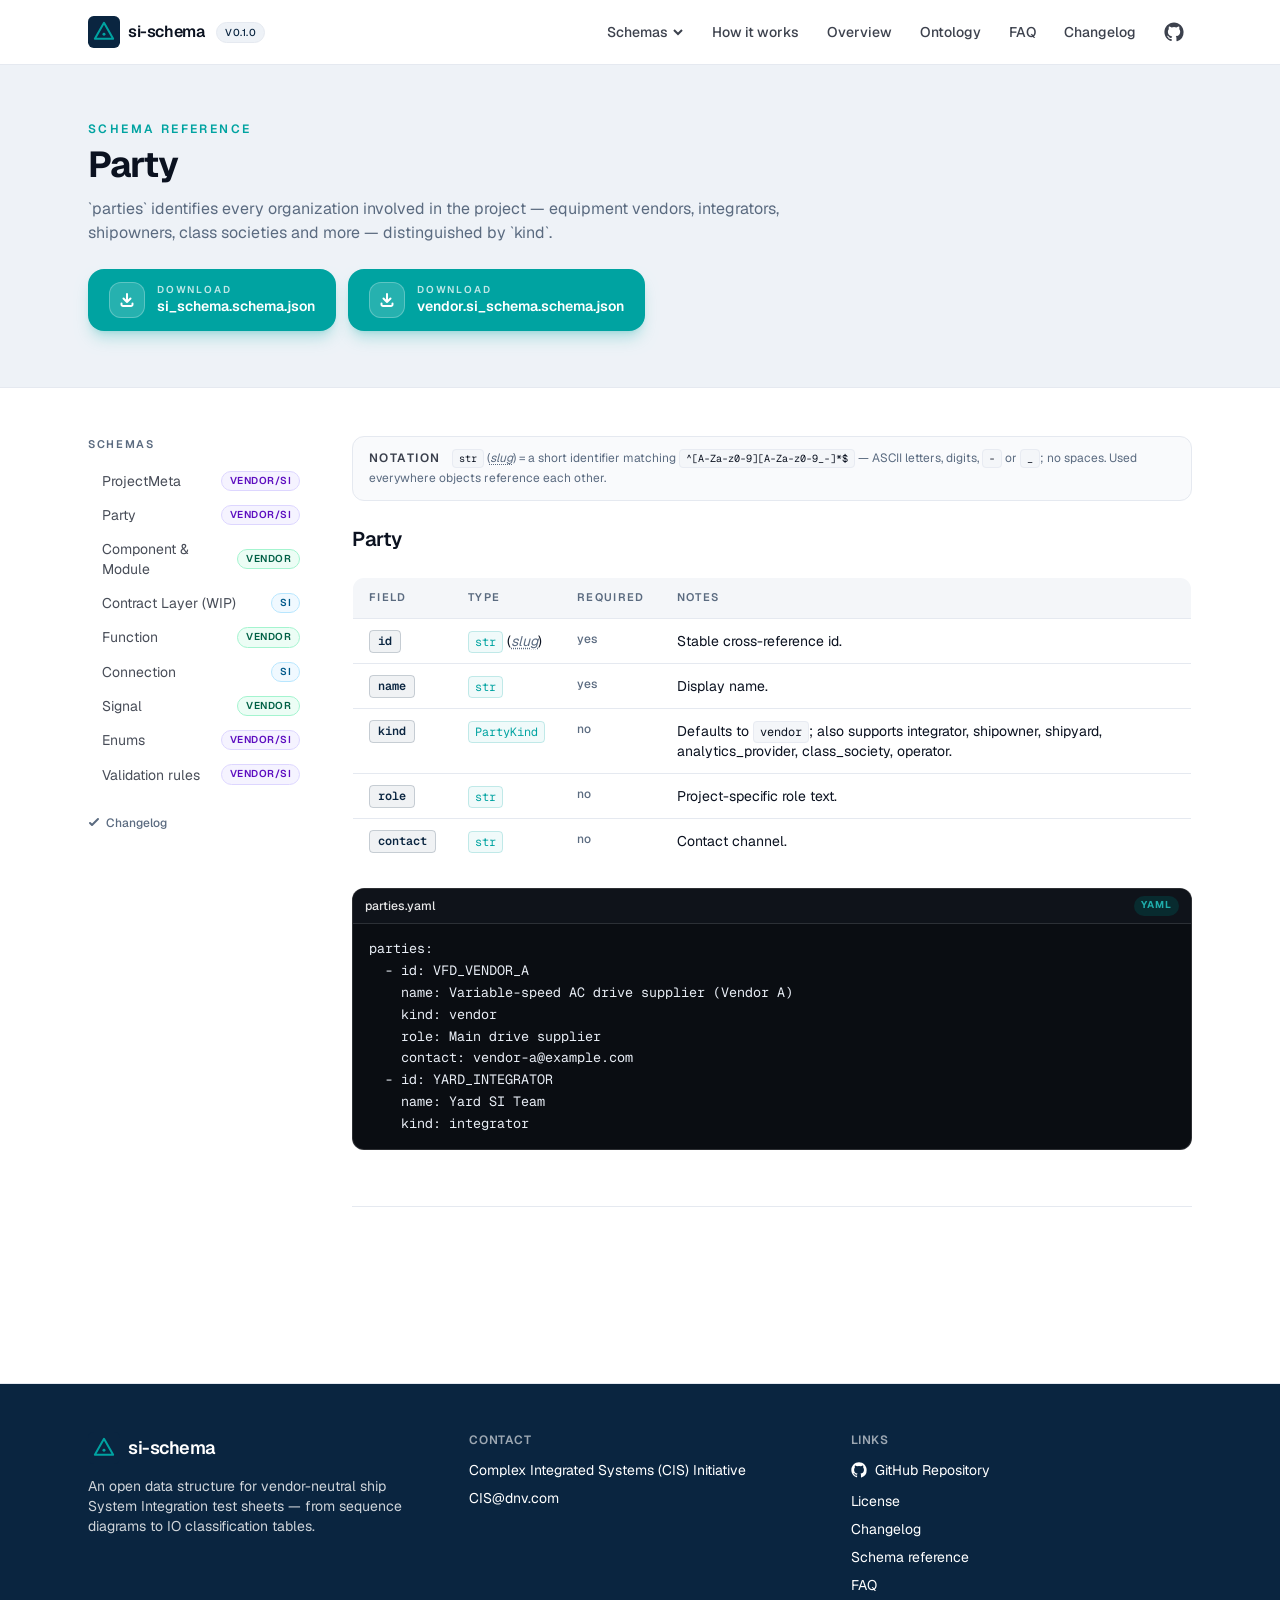
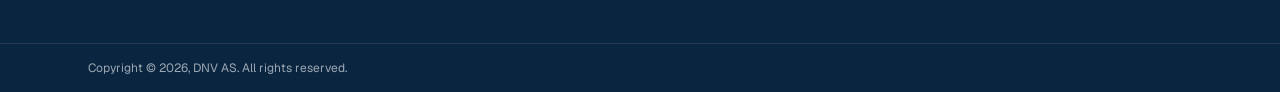
<file: party.html>
<!doctype html>
<html lang="en">
	<head>
		<meta charset="utf-8" />
		<meta name="viewport" content="width=device-width, initial-scale=1" />
		<link rel="icon" type="image/svg+xml" href="./favicon.svg" />
		<meta name="description" content="si-schema — Open data structure for ship System Integration test sheets." />
		<link href="./_app/immutable/entry/start.CuXnZJ9Y.js" rel="modulepreload">
		<link href="./_app/immutable/chunks/BxZrU992.js" rel="modulepreload">
		<link href="./_app/immutable/chunks/9NZrLWms.js" rel="modulepreload">
		<link href="./_app/immutable/chunks/CHFEj7fB.js" rel="modulepreload">
		<link href="./_app/immutable/chunks/DK2OlqUA.js" rel="modulepreload">
		<link href="./_app/immutable/entry/app.CKg3zcY4.js" rel="modulepreload">
		<link href="./_app/immutable/chunks/Bzak7iHL.js" rel="modulepreload">
		<link href="./_app/immutable/chunks/LcYT14ve.js" rel="modulepreload">
		<link href="./_app/immutable/chunks/BVvnBB_Y.js" rel="modulepreload">
		<link href="./_app/immutable/chunks/CQ4sIRrD.js" rel="modulepreload">
		<link href="./_app/immutable/chunks/ezkT35Eb.js" rel="modulepreload">
		<link href="./_app/immutable/nodes/0.C39Bca4g.js" rel="modulepreload">
		<link href="./_app/immutable/chunks/BcMk1iwd.js" rel="modulepreload">
		<link href="./_app/immutable/chunks/CISqMbG2.js" rel="modulepreload">
		<link href="./_app/immutable/chunks/DSDNSyjs.js" rel="modulepreload">
		<link href="./_app/immutable/chunks/z_0ixGaa.js" rel="modulepreload">
		<link href="./_app/immutable/nodes/10.DEhsaW2i.js" rel="modulepreload">
		<link href="./_app/immutable/chunks/Dv5_CYsY.js" rel="modulepreload">
		<link href="./_app/immutable/chunks/GytRlRZy.js" rel="modulepreload">
		<link href="./_app/immutable/chunks/Ck3_JoaJ.js" rel="modulepreload">
		<!--qew3ys--><!----><title>Party · si-schema</title>
		<link href="./_app/immutable/assets/0.B2nEp3z1.css" rel="stylesheet">
		<link href="./_app/immutable/assets/YamlBlock.D6mm86NV.css" rel="stylesheet">
	</head>
	<body data-sveltekit-preload-data="hover" class="min-h-screen bg-background text-foreground antialiased">
		<div style="display: contents"><!--[--><!--[0--><!--[--><div class="flex min-h-screen flex-col"><header class="sticky top-0 z-40 w-full transition-[background-color,border-color,backdrop-filter,color] duration-300 border-b border-border bg-background/90 text-foreground backdrop-blur"><div class="mx-auto flex h-16 max-w-6xl items-center justify-between px-4 sm:px-6"><a href="./" class="flex items-center gap-2" aria-label="Home"><img src="./logo.svg" alt="" class="h-8 w-8"/> <span class="text-base font-semibold tracking-tight">si-schema</span> <span class="ml-1 rounded-full px-2 py-0.5 text-[10px] font-medium uppercase tracking-wider transition border border-border bg-secondary text-secondary-foreground">v0.1.0</span></a> <nav class="hidden items-center gap-1 md:flex"><div class="group relative"><button class="inline-flex items-center gap-1 rounded-md px-3 py-2 text-sm font-medium transition text-foreground/80 hover:bg-secondary hover:text-foreground">Schemas <svg class="h-3 w-3" viewBox="0 0 12 12" fill="none" stroke="currentColor" stroke-width="2"><path d="M2 4l4 4 4-4"></path></svg></button> <div class="invisible absolute left-0 top-full pt-2 opacity-0 transition group-hover:visible group-hover:opacity-100"><div class="w-72 rounded-lg border border-border bg-card p-2 text-card-foreground shadow-lg"><!--[--><a href="/si-schema/project_meta" class="block rounded-md px-3 py-2 text-foreground hover:bg-secondary hover:text-foreground"><div class="flex items-center gap-2"><div class="text-sm font-medium">ProjectMeta</div> <span class="inline-flex rounded-full border px-2 py-0.5 text-[10px] font-semibold uppercase tracking-wider border-violet-200 bg-violet-50 text-violet-800">Vendor/SI</span></div> <div class="text-xs text-muted-foreground">Top-level project identifiers and schema version.</div></a><a href="/si-schema/party" class="block rounded-md px-3 py-2 text-foreground hover:bg-secondary hover:text-foreground"><div class="flex items-center gap-2"><div class="text-sm font-medium">Party</div> <span class="inline-flex rounded-full border px-2 py-0.5 text-[10px] font-semibold uppercase tracking-wider border-violet-200 bg-violet-50 text-violet-800">Vendor/SI</span></div> <div class="text-xs text-muted-foreground">Project parties (vendor, integrator, owner) identified by kind.</div></a><a href="/si-schema/system" class="block rounded-md px-3 py-2 text-foreground hover:bg-secondary hover:text-foreground"><div class="flex items-center gap-2"><div class="text-sm font-medium">Component &amp; Module</div> <span class="inline-flex rounded-full border px-2 py-0.5 text-[10px] font-semibold uppercase tracking-wider border-emerald-200 bg-emerald-50 text-emerald-800">Vendor</span></div> <div class="text-xs text-muted-foreground">Component hierarchy and implementation modules.</div></a><a href="/si-schema/contract" class="block rounded-md px-3 py-2 text-foreground hover:bg-secondary hover:text-foreground"><div class="flex items-center gap-2"><div class="text-sm font-medium">Contract Layer (WIP)</div> <span class="inline-flex rounded-full border px-2 py-0.5 text-[10px] font-semibold uppercase tracking-wider border-sky-200 bg-sky-50 text-sky-800">SI</span></div> <div class="text-xs text-muted-foreground">Work in progress — artefact, interfaces, protocol bindings, mode/authority, alarms, acceptance and lineages.</div></a><a href="/si-schema/function" class="block rounded-md px-3 py-2 text-foreground hover:bg-secondary hover:text-foreground"><div class="flex items-center gap-2"><div class="text-sm font-medium">Function</div> <span class="inline-flex rounded-full border px-2 py-0.5 text-[10px] font-semibold uppercase tracking-wider border-emerald-200 bg-emerald-50 text-emerald-800">Vendor</span></div> <div class="text-xs text-muted-foreground">One full test-sheet page.</div></a><a href="/si-schema/connection" class="block rounded-md px-3 py-2 text-foreground hover:bg-secondary hover:text-foreground"><div class="flex items-center gap-2"><div class="text-sm font-medium">Connection</div> <span class="inline-flex rounded-full border px-2 py-0.5 text-[10px] font-semibold uppercase tracking-wider border-sky-200 bg-sky-50 text-sky-800">SI</span></div> <div class="text-xs text-muted-foreground">Direct port-to-port edges carrying one signal each.</div></a><a href="/si-schema/signal" class="block rounded-md px-3 py-2 text-foreground hover:bg-secondary hover:text-foreground"><div class="flex items-center gap-2"><div class="text-sm font-medium">Signal</div> <span class="inline-flex rounded-full border px-2 py-0.5 text-[10px] font-semibold uppercase tracking-wider border-emerald-200 bg-emerald-50 text-emerald-800">Vendor</span></div> <div class="text-xs text-muted-foreground">One row in the IO classification table.</div></a><a href="/si-schema/enums" class="block rounded-md px-3 py-2 text-foreground hover:bg-secondary hover:text-foreground"><div class="flex items-center gap-2"><div class="text-sm font-medium">Enums</div> <span class="inline-flex rounded-full border px-2 py-0.5 text-[10px] font-semibold uppercase tracking-wider border-violet-200 bg-violet-50 text-violet-800">Vendor/SI</span></div> <div class="text-xs text-muted-foreground">Categories, link types, data types and subtypes.</div></a><a href="/si-schema/validation" class="block rounded-md px-3 py-2 text-foreground hover:bg-secondary hover:text-foreground"><div class="flex items-center gap-2"><div class="text-sm font-medium">Validation rules</div> <span class="inline-flex rounded-full border px-2 py-0.5 text-[10px] font-semibold uppercase tracking-wider border-violet-200 bg-violet-50 text-violet-800">Vendor/SI</span></div> <div class="text-xs text-muted-foreground">SIG001 – SIG024: cross-reference, ontology, mode-subset, and module-ownership checks.</div></a><!--]--></div></div></div> <!--[--><a href="/si-schema/#how-it-works" class="rounded-md px-3 py-2 text-sm font-medium transition text-foreground/80 hover:bg-secondary hover:text-foreground">How it works</a><a href="/si-schema/#schemas" class="rounded-md px-3 py-2 text-sm font-medium transition text-foreground/80 hover:bg-secondary hover:text-foreground">Overview</a><a href="/si-schema/ontology" class="rounded-md px-3 py-2 text-sm font-medium transition text-foreground/80 hover:bg-secondary hover:text-foreground">Ontology</a><a href="/si-schema/#faq" class="rounded-md px-3 py-2 text-sm font-medium transition text-foreground/80 hover:bg-secondary hover:text-foreground">FAQ</a><a href="/si-schema/changelog" class="rounded-md px-3 py-2 text-sm font-medium transition text-foreground/80 hover:bg-secondary hover:text-foreground">Changelog</a><!--]--> <a href="https://github.com/dnv-opensource/si-schema" target="_blank" rel="noopener noreferrer" class="ml-1 inline-flex h-9 w-9 items-center justify-center rounded-md transition text-foreground/80 hover:bg-secondary hover:text-foreground" aria-label="GitHub repository"><svg class="h-5 w-5" viewBox="0 0 24 24" fill="currentColor" aria-hidden="true"><path fill-rule="evenodd" clip-rule="evenodd" d="M12 .5C5.65.5.5 5.65.5 12c0 5.08 3.29 9.39 7.86 10.91.58.11.79-.25.79-.55v-2c-3.2.7-3.88-1.37-3.88-1.37-.52-1.32-1.27-1.67-1.27-1.67-1.04-.71.08-.7.08-.7 1.15.08 1.76 1.18 1.76 1.18 1.03 1.76 2.69 1.25 3.35.96.1-.74.4-1.25.73-1.54-2.55-.29-5.24-1.28-5.24-5.7 0-1.26.45-2.29 1.18-3.1-.12-.29-.51-1.47.11-3.06 0 0 .97-.31 3.18 1.18a11 11 0 0 1 5.78 0c2.21-1.5 3.18-1.18 3.18-1.18.63 1.59.24 2.77.12 3.06.74.81 1.18 1.84 1.18 3.1 0 4.43-2.69 5.41-5.25 5.69.41.36.78 1.07.78 2.16v3.2c0 .31.21.67.8.55A11.5 11.5 0 0 0 23.5 12C23.5 5.65 18.35.5 12 .5Z"></path></svg></a></nav> <button class="inline-flex items-center justify-center rounded-md p-2 md:hidden" aria-label="Toggle menu"><svg class="h-5 w-5" viewBox="0 0 24 24" fill="none" stroke="currentColor" stroke-width="2"><path d="M3 6h18M3 12h18M3 18h18"></path></svg></button></div> <!--[-1--><!--]--></header><!----> <main class="flex-1"><!--[--><section class="border-b border-border bg-secondary"><div class="mx-auto max-w-6xl px-4 py-10 sm:px-6 md:py-14"><div class="flex flex-wrap items-end justify-between gap-6"><div><div class="text-xs font-semibold uppercase tracking-[0.2em] text-accent">Schema reference</div> <h1 class="mt-2 text-3xl font-bold tracking-tight md:text-4xl">Party</h1> <!--[0--><p class="mt-3 max-w-3xl text-muted-foreground">`parties` identifies every organization involved in the project — equipment vendors, integrators, shipowners, class societies and more — distinguished by `kind`.</p><!--]--></div> <div class="flex flex-wrap gap-3"><!--[--><a href="./si_schema.schema.json" download="" class="group inline-flex items-center gap-3 rounded-2xl border border-accent/30 bg-accent px-5 py-3 text-accent-foreground shadow-lg shadow-accent/25 transition hover:-translate-y-0.5 hover:bg-accent/95 hover:shadow-xl" aria-label="Download si_schema.schema.json"><span class="inline-flex h-9 w-9 items-center justify-center rounded-xl bg-white/15 ring-1 ring-inset ring-white/25"><svg class="h-4 w-4" viewBox="0 0 16 16" fill="none" stroke="currentColor" stroke-width="2"><path d="M8 2v8m0 0L4.5 6.5M8 10l3.5-3.5" stroke-linecap="round" stroke-linejoin="round"></path><path d="M2.5 11.5v1A1.5 1.5 0 0 0 4 14h8a1.5 1.5 0 0 0 1.5-1.5v-1" stroke-linecap="round"></path></svg></span> <span class="flex flex-col items-start leading-tight"><span class="text-[10px] font-semibold uppercase tracking-[0.18em] text-white/75">Download</span> <span class="text-sm font-semibold">si_schema.schema.json</span></span></a><a href="./vendor.si_schema.schema.json" download="" class="group inline-flex items-center gap-3 rounded-2xl border border-accent/30 bg-accent px-5 py-3 text-accent-foreground shadow-lg shadow-accent/25 transition hover:-translate-y-0.5 hover:bg-accent/95 hover:shadow-xl" aria-label="Download vendor.si_schema.schema.json"><span class="inline-flex h-9 w-9 items-center justify-center rounded-xl bg-white/15 ring-1 ring-inset ring-white/25"><svg class="h-4 w-4" viewBox="0 0 16 16" fill="none" stroke="currentColor" stroke-width="2"><path d="M8 2v8m0 0L4.5 6.5M8 10l3.5-3.5" stroke-linecap="round" stroke-linejoin="round"></path><path d="M2.5 11.5v1A1.5 1.5 0 0 0 4 14h8a1.5 1.5 0 0 0 1.5-1.5v-1" stroke-linecap="round"></path></svg></span> <span class="flex flex-col items-start leading-tight"><span class="text-[10px] font-semibold uppercase tracking-[0.18em] text-white/75">Download</span> <span class="text-sm font-semibold">vendor.si_schema.schema.json</span></span></a><!--]--></div></div></div></section> <div class="mx-auto grid max-w-6xl gap-10 px-4 py-10 sm:px-6 md:grid-cols-[14rem_minmax(0,1fr)] md:py-12"><aside class="md:sticky md:top-20 md:self-start"><label class="block md:hidden"><span class="text-xs font-semibold uppercase tracking-[0.15em] text-muted-foreground">Schemas</span> <select class="mt-2 w-full rounded-lg border border-border bg-card px-3 py-2 text-sm"><!--[--><option value="/si-schema/project_meta">ProjectMeta</option><option value="/si-schema/party" selected="">Party</option><option value="/si-schema/system">Component &amp; Module</option><option value="/si-schema/contract">Contract Layer (WIP)</option><option value="/si-schema/function">Function</option><option value="/si-schema/connection">Connection</option><option value="/si-schema/signal">Signal</option><option value="/si-schema/enums">Enums</option><option value="/si-schema/validation">Validation rules</option><!--]--></select></label> <nav class="hidden md:block" aria-label="Schema reference navigation"><div class="text-[11px] font-semibold uppercase tracking-[0.15em] text-muted-foreground">Schemas</div> <ul class="mt-3 space-y-0.5"><!--[--><li><a href="/si-schema/project_meta" class="block rounded-lg border-l-2 px-3 py-1.5 text-sm transition border-transparent text-foreground/75 hover:border-border hover:bg-secondary hover:text-foreground"><span class="flex items-center justify-between gap-2"><span>ProjectMeta</span> <span class="inline-flex rounded-full border px-2 py-0.5 text-[10px] font-semibold uppercase tracking-wider border-violet-200 bg-violet-50 text-violet-800">Vendor/SI</span></span></a></li><li><a href="/si-schema/party" aria-current="page" class="block rounded-lg border-l-2 px-3 py-1.5 text-sm transition border-accent bg-accent/5 font-semibold text-foreground"><span class="flex items-center justify-between gap-2"><span>Party</span> <span class="inline-flex rounded-full border px-2 py-0.5 text-[10px] font-semibold uppercase tracking-wider border-violet-200 bg-violet-50 text-violet-800">Vendor/SI</span></span></a></li><li><a href="/si-schema/system" class="block rounded-lg border-l-2 px-3 py-1.5 text-sm transition border-transparent text-foreground/75 hover:border-border hover:bg-secondary hover:text-foreground"><span class="flex items-center justify-between gap-2"><span>Component &amp; Module</span> <span class="inline-flex rounded-full border px-2 py-0.5 text-[10px] font-semibold uppercase tracking-wider border-emerald-200 bg-emerald-50 text-emerald-800">Vendor</span></span></a></li><li><a href="/si-schema/contract" class="block rounded-lg border-l-2 px-3 py-1.5 text-sm transition border-transparent text-foreground/75 hover:border-border hover:bg-secondary hover:text-foreground"><span class="flex items-center justify-between gap-2"><span>Contract Layer (WIP)</span> <span class="inline-flex rounded-full border px-2 py-0.5 text-[10px] font-semibold uppercase tracking-wider border-sky-200 bg-sky-50 text-sky-800">SI</span></span></a></li><li><a href="/si-schema/function" class="block rounded-lg border-l-2 px-3 py-1.5 text-sm transition border-transparent text-foreground/75 hover:border-border hover:bg-secondary hover:text-foreground"><span class="flex items-center justify-between gap-2"><span>Function</span> <span class="inline-flex rounded-full border px-2 py-0.5 text-[10px] font-semibold uppercase tracking-wider border-emerald-200 bg-emerald-50 text-emerald-800">Vendor</span></span></a></li><li><a href="/si-schema/connection" class="block rounded-lg border-l-2 px-3 py-1.5 text-sm transition border-transparent text-foreground/75 hover:border-border hover:bg-secondary hover:text-foreground"><span class="flex items-center justify-between gap-2"><span>Connection</span> <span class="inline-flex rounded-full border px-2 py-0.5 text-[10px] font-semibold uppercase tracking-wider border-sky-200 bg-sky-50 text-sky-800">SI</span></span></a></li><li><a href="/si-schema/signal" class="block rounded-lg border-l-2 px-3 py-1.5 text-sm transition border-transparent text-foreground/75 hover:border-border hover:bg-secondary hover:text-foreground"><span class="flex items-center justify-between gap-2"><span>Signal</span> <span class="inline-flex rounded-full border px-2 py-0.5 text-[10px] font-semibold uppercase tracking-wider border-emerald-200 bg-emerald-50 text-emerald-800">Vendor</span></span></a></li><li><a href="/si-schema/enums" class="block rounded-lg border-l-2 px-3 py-1.5 text-sm transition border-transparent text-foreground/75 hover:border-border hover:bg-secondary hover:text-foreground"><span class="flex items-center justify-between gap-2"><span>Enums</span> <span class="inline-flex rounded-full border px-2 py-0.5 text-[10px] font-semibold uppercase tracking-wider border-violet-200 bg-violet-50 text-violet-800">Vendor/SI</span></span></a></li><li><a href="/si-schema/validation" class="block rounded-lg border-l-2 px-3 py-1.5 text-sm transition border-transparent text-foreground/75 hover:border-border hover:bg-secondary hover:text-foreground"><span class="flex items-center justify-between gap-2"><span>Validation rules</span> <span class="inline-flex rounded-full border px-2 py-0.5 text-[10px] font-semibold uppercase tracking-wider border-violet-200 bg-violet-50 text-violet-800">Vendor/SI</span></span></a></li><!--]--></ul> <a href="./changelog" class="mt-6 inline-flex items-center gap-1.5 text-xs font-medium text-muted-foreground hover:text-accent"><svg class="h-3 w-3" viewBox="0 0 12 12" fill="none" stroke="currentColor" stroke-width="2"><path d="M10 2L4 8l-2-2" stroke-linecap="round" stroke-linejoin="round"></path></svg> Changelog</a></nav></aside> <article class="min-w-0"><aside class="mb-6 rounded-xl border border-border bg-muted/50 px-4 py-3 text-xs leading-relaxed text-muted-foreground" aria-label="Field-type notation"><span class="font-semibold uppercase tracking-[0.12em] text-foreground/80">Notation</span> <span class="ml-2"><code class="text-foreground">str</code> (<abbr class="type-hint" title="Required format: ASCII letters, digits, '-' or '_'. Must start with a letter or digit. No spaces or other punctuation. Examples: RCS, nav-system, engine_01">slug</abbr>) = a short identifier matching <code>^[A-Za-z0-9][A-Za-z0-9_-]*$</code> — ASCII letters, digits, <code>-</code> or <code>_</code>; no spaces. Used everywhere objects reference each other.</span></aside> <div class="prose-table space-y-6"><h2 class="text-xl font-semibold tracking-tight">Party</h2> <table><thead><tr><th>Field</th><th>Type</th><th>Required</th><th>Notes</th></tr></thead><tbody><tr><td><code>id</code></td><td><code>str</code> (<abbr class="type-hint" title="Required format: ASCII letters, digits, '-' or '_'. Must start with a letter or digit. No spaces or other punctuation.">slug</abbr>)</td><td>yes</td><td>Stable cross-reference id.</td></tr><tr><td><code>name</code></td><td><code>str</code></td><td>yes</td><td>Display name.</td></tr><tr><td><code>kind</code></td><td><code>PartyKind</code></td><td>no</td><td>Defaults to <code>vendor</code>; also supports integrator, shipowner, shipyard, analytics_provider,
					class_society, operator.</td></tr><tr><td><code>role</code></td><td><code>str</code></td><td>no</td><td>Project-specific role text.</td></tr><tr><td><code>contact</code></td><td><code>str</code></td><td>no</td><td>Contact channel.</td></tr></tbody></table> <figure class="yaml-block not-prose svelte-150n1a0"><header class="yaml-block__chrome svelte-150n1a0"><div class="yaml-block__filename svelte-150n1a0"><span>parties.yaml</span></div> <span class="yaml-block__lang svelte-150n1a0">YAML</span></header> <pre class="yaml-block__code svelte-150n1a0"><code class="svelte-150n1a0">parties:
  - id: VFD_VENDOR_A
    name: Variable-speed AC drive supplier (Vendor A)
    kind: vendor
    role: Main drive supplier
    contact: vendor-a@example.com
  - id: YARD_INTEGRATOR
    name: Yard SI Team
    kind: integrator</code></pre></figure><!----><!----></div> <nav class="mt-14 grid gap-3 border-t border-border pt-8 sm:grid-cols-2" aria-label="Schema page navigation"><!--[0--><a href="/si-schema/project_meta" class="group flex flex-col rounded-xl border border-border bg-card px-5 py-4 transition hover:-translate-y-0.5 hover:border-accent hover:shadow-md"><span class="flex items-center gap-1.5 text-[11px] font-semibold uppercase tracking-[0.15em] text-muted-foreground"><svg class="h-3 w-3" viewBox="0 0 12 12" fill="none" stroke="currentColor" stroke-width="2"><path d="M8 2L4 6l4 4" stroke-linecap="round" stroke-linejoin="round"></path></svg> Previous</span> <span class="mt-1 text-sm font-semibold text-foreground group-hover:text-accent">ProjectMeta</span></a><!--]--> <!--[0--><a href="/si-schema/system" class="group flex flex-col items-end rounded-xl border border-border bg-card px-5 py-4 text-right transition hover:-translate-y-0.5 hover:border-accent hover:shadow-md"><span class="flex items-center gap-1.5 text-[11px] font-semibold uppercase tracking-[0.15em] text-muted-foreground">Next <svg class="h-3 w-3" viewBox="0 0 12 12" fill="none" stroke="currentColor" stroke-width="2"><path d="M4 2l4 4-4 4" stroke-linecap="round" stroke-linejoin="round"></path></svg></span> <span class="mt-1 text-sm font-semibold text-foreground group-hover:text-accent">Component &amp; Module</span></a><!--]--></nav></article></div><!--]--><!----></main> <footer class="mt-24 border-t border-border bg-primary text-primary-foreground"><div class="mx-auto grid max-w-6xl gap-10 px-4 py-12 sm:px-6 md:grid-cols-3"><div><div class="flex items-center gap-2"><img src="./logo.svg" alt="" class="h-8 w-8"/> <span class="text-lg font-semibold tracking-tight">si-schema</span></div> <p class="mt-3 max-w-sm text-sm text-primary-foreground/80">An open data structure for vendor-neutral ship System Integration test sheets — from sequence diagrams
				to IO classification tables.</p></div> <div><h4 class="text-xs font-semibold uppercase tracking-wider text-primary-foreground/60">Contact</h4> <ul class="mt-3 space-y-2 text-sm"><li>Complex Integrated Systems (CIS) Initiative</li> <li><a class="underline-offset-4 hover:underline" href="mailto:CIS@dnv.com">CIS@dnv.com</a></li></ul></div> <div><h4 class="text-xs font-semibold uppercase tracking-wider text-primary-foreground/60">Links</h4> <ul class="mt-3 space-y-2 text-sm"><li><a class="inline-flex items-center gap-2 underline-offset-4 hover:underline" href="https://github.com/dnv-opensource/si-schema" target="_blank" rel="noopener noreferrer"><svg class="h-4 w-4" viewBox="0 0 24 24" fill="currentColor" aria-hidden="true"><path fill-rule="evenodd" clip-rule="evenodd" d="M12 .5C5.65.5.5 5.65.5 12c0 5.08 3.29 9.39 7.86 10.91.58.11.79-.25.79-.55v-2c-3.2.7-3.88-1.37-3.88-1.37-.52-1.32-1.27-1.67-1.27-1.67-1.04-.71.08-.7.08-.7 1.15.08 1.76 1.18 1.76 1.18 1.03 1.76 2.69 1.25 3.35.96.1-.74.4-1.25.73-1.54-2.55-.29-5.24-1.28-5.24-5.7 0-1.26.45-2.29 1.18-3.1-.12-.29-.51-1.47.11-3.06 0 0 .97-.31 3.18 1.18a11 11 0 0 1 5.78 0c2.21-1.5 3.18-1.18 3.18-1.18.63 1.59.24 2.77.12 3.06.74.81 1.18 1.84 1.18 3.1 0 4.43-2.69 5.41-5.25 5.69.41.36.78 1.07.78 2.16v3.2c0 .31.21.67.8.55A11.5 11.5 0 0 0 23.5 12C23.5 5.65 18.35.5 12 .5Z"></path></svg> GitHub Repository</a></li> <li><a class="underline-offset-4 hover:underline" href="https://github.com/dnv-opensource/si-schema/blob/main/LICENSE.md" target="_blank" rel="noopener noreferrer">License</a></li> <li><a class="underline-offset-4 hover:underline" href="./changelog">Changelog</a></li> <li><a class="underline-offset-4 hover:underline" href="./#schemas">Schema reference</a></li> <li><a class="underline-offset-4 hover:underline" href="./#faq">FAQ</a></li></ul></div></div> <div class="border-t border-white/10"><div class="mx-auto max-w-6xl px-4 py-4 text-xs text-primary-foreground/60 sm:px-6">Copyright © 2026, DNV AS. All rights reserved.</div></div></footer><!----></div><!--]--><!--]--> <!--[-1--><!--]--><!--]-->
			
			<script>
				{
					__sveltekit_oq3me6 = {
						base: new URL(".", location).pathname.slice(0, -1),
						assets: "/si-schema"
					};

					const element = document.currentScript.parentElement;

					Promise.all([
						import("./_app/immutable/entry/start.CuXnZJ9Y.js"),
						import("./_app/immutable/entry/app.CKg3zcY4.js")
					]).then(([kit, app]) => {
						kit.start(app, element, {
							node_ids: [0, 10],
							data: [null,null],
							form: null,
							error: null
						});
					});
				}
			</script>
		</div>
	</body>
</html>
</file>
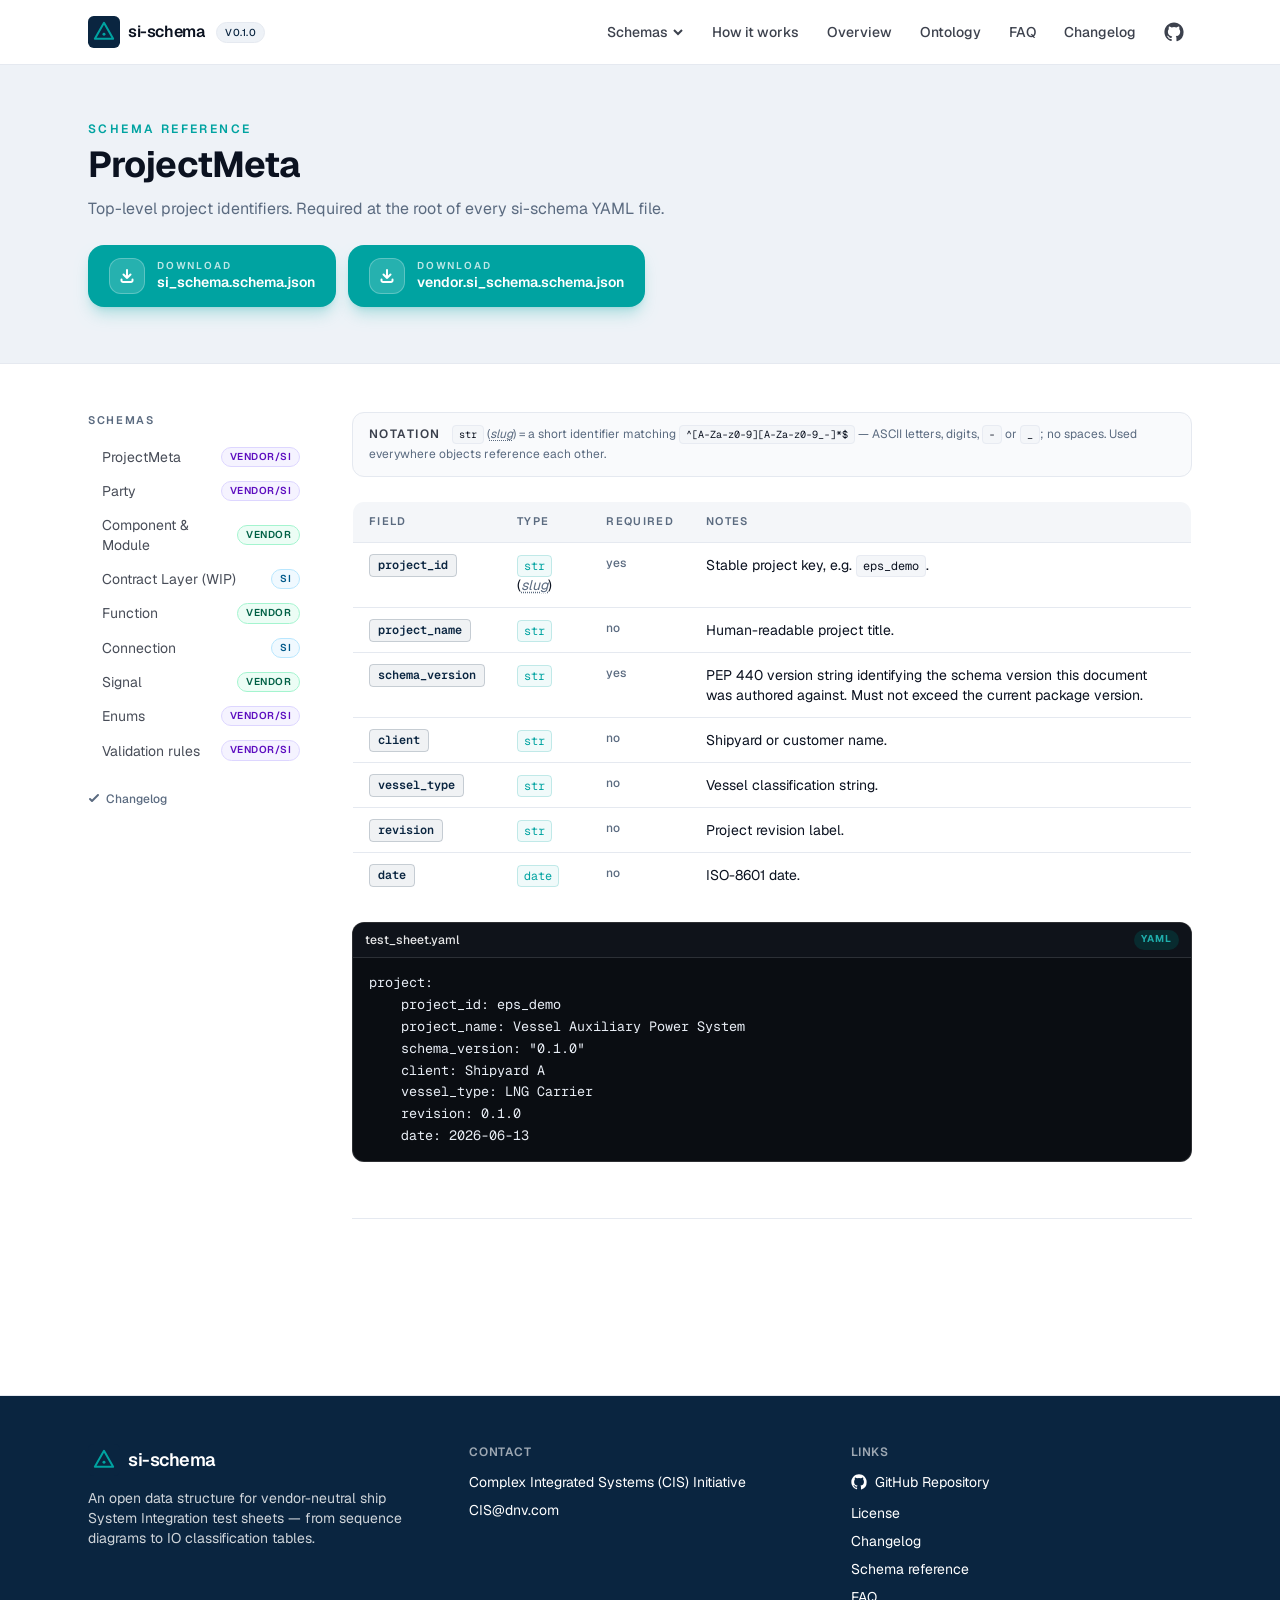
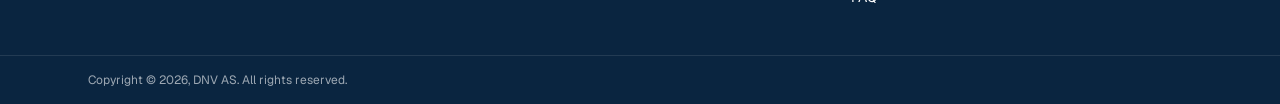
<file: project_meta.html>
<!doctype html>
<html lang="en">
	<head>
		<meta charset="utf-8" />
		<meta name="viewport" content="width=device-width, initial-scale=1" />
		<link rel="icon" type="image/svg+xml" href="./favicon.svg" />
		<meta name="description" content="si-schema — Open data structure for ship System Integration test sheets." />
		<link href="./_app/immutable/entry/start.CuXnZJ9Y.js" rel="modulepreload">
		<link href="./_app/immutable/chunks/BxZrU992.js" rel="modulepreload">
		<link href="./_app/immutable/chunks/9NZrLWms.js" rel="modulepreload">
		<link href="./_app/immutable/chunks/CHFEj7fB.js" rel="modulepreload">
		<link href="./_app/immutable/chunks/DK2OlqUA.js" rel="modulepreload">
		<link href="./_app/immutable/entry/app.CKg3zcY4.js" rel="modulepreload">
		<link href="./_app/immutable/chunks/Bzak7iHL.js" rel="modulepreload">
		<link href="./_app/immutable/chunks/LcYT14ve.js" rel="modulepreload">
		<link href="./_app/immutable/chunks/BVvnBB_Y.js" rel="modulepreload">
		<link href="./_app/immutable/chunks/CQ4sIRrD.js" rel="modulepreload">
		<link href="./_app/immutable/chunks/ezkT35Eb.js" rel="modulepreload">
		<link href="./_app/immutable/nodes/0.C39Bca4g.js" rel="modulepreload">
		<link href="./_app/immutable/chunks/BcMk1iwd.js" rel="modulepreload">
		<link href="./_app/immutable/chunks/CISqMbG2.js" rel="modulepreload">
		<link href="./_app/immutable/chunks/DSDNSyjs.js" rel="modulepreload">
		<link href="./_app/immutable/chunks/z_0ixGaa.js" rel="modulepreload">
		<link href="./_app/immutable/nodes/11.CkfZrRZ4.js" rel="modulepreload">
		<link href="./_app/immutable/chunks/Dv5_CYsY.js" rel="modulepreload">
		<link href="./_app/immutable/chunks/GytRlRZy.js" rel="modulepreload">
		<link href="./_app/immutable/chunks/Ck3_JoaJ.js" rel="modulepreload">
		<!--qew3ys--><!----><title>ProjectMeta · si-schema</title>
		<link href="./_app/immutable/assets/0.B2nEp3z1.css" rel="stylesheet">
		<link href="./_app/immutable/assets/YamlBlock.D6mm86NV.css" rel="stylesheet">
	</head>
	<body data-sveltekit-preload-data="hover" class="min-h-screen bg-background text-foreground antialiased">
		<div style="display: contents"><!--[--><!--[0--><!--[--><div class="flex min-h-screen flex-col"><header class="sticky top-0 z-40 w-full transition-[background-color,border-color,backdrop-filter,color] duration-300 border-b border-border bg-background/90 text-foreground backdrop-blur"><div class="mx-auto flex h-16 max-w-6xl items-center justify-between px-4 sm:px-6"><a href="./" class="flex items-center gap-2" aria-label="Home"><img src="./logo.svg" alt="" class="h-8 w-8"/> <span class="text-base font-semibold tracking-tight">si-schema</span> <span class="ml-1 rounded-full px-2 py-0.5 text-[10px] font-medium uppercase tracking-wider transition border border-border bg-secondary text-secondary-foreground">v0.1.0</span></a> <nav class="hidden items-center gap-1 md:flex"><div class="group relative"><button class="inline-flex items-center gap-1 rounded-md px-3 py-2 text-sm font-medium transition text-foreground/80 hover:bg-secondary hover:text-foreground">Schemas <svg class="h-3 w-3" viewBox="0 0 12 12" fill="none" stroke="currentColor" stroke-width="2"><path d="M2 4l4 4 4-4"></path></svg></button> <div class="invisible absolute left-0 top-full pt-2 opacity-0 transition group-hover:visible group-hover:opacity-100"><div class="w-72 rounded-lg border border-border bg-card p-2 text-card-foreground shadow-lg"><!--[--><a href="/si-schema/project_meta" class="block rounded-md px-3 py-2 text-foreground hover:bg-secondary hover:text-foreground"><div class="flex items-center gap-2"><div class="text-sm font-medium">ProjectMeta</div> <span class="inline-flex rounded-full border px-2 py-0.5 text-[10px] font-semibold uppercase tracking-wider border-violet-200 bg-violet-50 text-violet-800">Vendor/SI</span></div> <div class="text-xs text-muted-foreground">Top-level project identifiers and schema version.</div></a><a href="/si-schema/party" class="block rounded-md px-3 py-2 text-foreground hover:bg-secondary hover:text-foreground"><div class="flex items-center gap-2"><div class="text-sm font-medium">Party</div> <span class="inline-flex rounded-full border px-2 py-0.5 text-[10px] font-semibold uppercase tracking-wider border-violet-200 bg-violet-50 text-violet-800">Vendor/SI</span></div> <div class="text-xs text-muted-foreground">Project parties (vendor, integrator, owner) identified by kind.</div></a><a href="/si-schema/system" class="block rounded-md px-3 py-2 text-foreground hover:bg-secondary hover:text-foreground"><div class="flex items-center gap-2"><div class="text-sm font-medium">Component &amp; Module</div> <span class="inline-flex rounded-full border px-2 py-0.5 text-[10px] font-semibold uppercase tracking-wider border-emerald-200 bg-emerald-50 text-emerald-800">Vendor</span></div> <div class="text-xs text-muted-foreground">Component hierarchy and implementation modules.</div></a><a href="/si-schema/contract" class="block rounded-md px-3 py-2 text-foreground hover:bg-secondary hover:text-foreground"><div class="flex items-center gap-2"><div class="text-sm font-medium">Contract Layer (WIP)</div> <span class="inline-flex rounded-full border px-2 py-0.5 text-[10px] font-semibold uppercase tracking-wider border-sky-200 bg-sky-50 text-sky-800">SI</span></div> <div class="text-xs text-muted-foreground">Work in progress — artefact, interfaces, protocol bindings, mode/authority, alarms, acceptance and lineages.</div></a><a href="/si-schema/function" class="block rounded-md px-3 py-2 text-foreground hover:bg-secondary hover:text-foreground"><div class="flex items-center gap-2"><div class="text-sm font-medium">Function</div> <span class="inline-flex rounded-full border px-2 py-0.5 text-[10px] font-semibold uppercase tracking-wider border-emerald-200 bg-emerald-50 text-emerald-800">Vendor</span></div> <div class="text-xs text-muted-foreground">One full test-sheet page.</div></a><a href="/si-schema/connection" class="block rounded-md px-3 py-2 text-foreground hover:bg-secondary hover:text-foreground"><div class="flex items-center gap-2"><div class="text-sm font-medium">Connection</div> <span class="inline-flex rounded-full border px-2 py-0.5 text-[10px] font-semibold uppercase tracking-wider border-sky-200 bg-sky-50 text-sky-800">SI</span></div> <div class="text-xs text-muted-foreground">Direct port-to-port edges carrying one signal each.</div></a><a href="/si-schema/signal" class="block rounded-md px-3 py-2 text-foreground hover:bg-secondary hover:text-foreground"><div class="flex items-center gap-2"><div class="text-sm font-medium">Signal</div> <span class="inline-flex rounded-full border px-2 py-0.5 text-[10px] font-semibold uppercase tracking-wider border-emerald-200 bg-emerald-50 text-emerald-800">Vendor</span></div> <div class="text-xs text-muted-foreground">One row in the IO classification table.</div></a><a href="/si-schema/enums" class="block rounded-md px-3 py-2 text-foreground hover:bg-secondary hover:text-foreground"><div class="flex items-center gap-2"><div class="text-sm font-medium">Enums</div> <span class="inline-flex rounded-full border px-2 py-0.5 text-[10px] font-semibold uppercase tracking-wider border-violet-200 bg-violet-50 text-violet-800">Vendor/SI</span></div> <div class="text-xs text-muted-foreground">Categories, link types, data types and subtypes.</div></a><a href="/si-schema/validation" class="block rounded-md px-3 py-2 text-foreground hover:bg-secondary hover:text-foreground"><div class="flex items-center gap-2"><div class="text-sm font-medium">Validation rules</div> <span class="inline-flex rounded-full border px-2 py-0.5 text-[10px] font-semibold uppercase tracking-wider border-violet-200 bg-violet-50 text-violet-800">Vendor/SI</span></div> <div class="text-xs text-muted-foreground">SIG001 – SIG024: cross-reference, ontology, mode-subset, and module-ownership checks.</div></a><!--]--></div></div></div> <!--[--><a href="/si-schema/#how-it-works" class="rounded-md px-3 py-2 text-sm font-medium transition text-foreground/80 hover:bg-secondary hover:text-foreground">How it works</a><a href="/si-schema/#schemas" class="rounded-md px-3 py-2 text-sm font-medium transition text-foreground/80 hover:bg-secondary hover:text-foreground">Overview</a><a href="/si-schema/ontology" class="rounded-md px-3 py-2 text-sm font-medium transition text-foreground/80 hover:bg-secondary hover:text-foreground">Ontology</a><a href="/si-schema/#faq" class="rounded-md px-3 py-2 text-sm font-medium transition text-foreground/80 hover:bg-secondary hover:text-foreground">FAQ</a><a href="/si-schema/changelog" class="rounded-md px-3 py-2 text-sm font-medium transition text-foreground/80 hover:bg-secondary hover:text-foreground">Changelog</a><!--]--> <a href="https://github.com/dnv-opensource/si-schema" target="_blank" rel="noopener noreferrer" class="ml-1 inline-flex h-9 w-9 items-center justify-center rounded-md transition text-foreground/80 hover:bg-secondary hover:text-foreground" aria-label="GitHub repository"><svg class="h-5 w-5" viewBox="0 0 24 24" fill="currentColor" aria-hidden="true"><path fill-rule="evenodd" clip-rule="evenodd" d="M12 .5C5.65.5.5 5.65.5 12c0 5.08 3.29 9.39 7.86 10.91.58.11.79-.25.79-.55v-2c-3.2.7-3.88-1.37-3.88-1.37-.52-1.32-1.27-1.67-1.27-1.67-1.04-.71.08-.7.08-.7 1.15.08 1.76 1.18 1.76 1.18 1.03 1.76 2.69 1.25 3.35.96.1-.74.4-1.25.73-1.54-2.55-.29-5.24-1.28-5.24-5.7 0-1.26.45-2.29 1.18-3.1-.12-.29-.51-1.47.11-3.06 0 0 .97-.31 3.18 1.18a11 11 0 0 1 5.78 0c2.21-1.5 3.18-1.18 3.18-1.18.63 1.59.24 2.77.12 3.06.74.81 1.18 1.84 1.18 3.1 0 4.43-2.69 5.41-5.25 5.69.41.36.78 1.07.78 2.16v3.2c0 .31.21.67.8.55A11.5 11.5 0 0 0 23.5 12C23.5 5.65 18.35.5 12 .5Z"></path></svg></a></nav> <button class="inline-flex items-center justify-center rounded-md p-2 md:hidden" aria-label="Toggle menu"><svg class="h-5 w-5" viewBox="0 0 24 24" fill="none" stroke="currentColor" stroke-width="2"><path d="M3 6h18M3 12h18M3 18h18"></path></svg></button></div> <!--[-1--><!--]--></header><!----> <main class="flex-1"><!--[--><section class="border-b border-border bg-secondary"><div class="mx-auto max-w-6xl px-4 py-10 sm:px-6 md:py-14"><div class="flex flex-wrap items-end justify-between gap-6"><div><div class="text-xs font-semibold uppercase tracking-[0.2em] text-accent">Schema reference</div> <h1 class="mt-2 text-3xl font-bold tracking-tight md:text-4xl">ProjectMeta</h1> <!--[0--><p class="mt-3 max-w-3xl text-muted-foreground">Top-level project identifiers. Required at the root of every si-schema YAML file.</p><!--]--></div> <div class="flex flex-wrap gap-3"><!--[--><a href="./si_schema.schema.json" download="" class="group inline-flex items-center gap-3 rounded-2xl border border-accent/30 bg-accent px-5 py-3 text-accent-foreground shadow-lg shadow-accent/25 transition hover:-translate-y-0.5 hover:bg-accent/95 hover:shadow-xl" aria-label="Download si_schema.schema.json"><span class="inline-flex h-9 w-9 items-center justify-center rounded-xl bg-white/15 ring-1 ring-inset ring-white/25"><svg class="h-4 w-4" viewBox="0 0 16 16" fill="none" stroke="currentColor" stroke-width="2"><path d="M8 2v8m0 0L4.5 6.5M8 10l3.5-3.5" stroke-linecap="round" stroke-linejoin="round"></path><path d="M2.5 11.5v1A1.5 1.5 0 0 0 4 14h8a1.5 1.5 0 0 0 1.5-1.5v-1" stroke-linecap="round"></path></svg></span> <span class="flex flex-col items-start leading-tight"><span class="text-[10px] font-semibold uppercase tracking-[0.18em] text-white/75">Download</span> <span class="text-sm font-semibold">si_schema.schema.json</span></span></a><a href="./vendor.si_schema.schema.json" download="" class="group inline-flex items-center gap-3 rounded-2xl border border-accent/30 bg-accent px-5 py-3 text-accent-foreground shadow-lg shadow-accent/25 transition hover:-translate-y-0.5 hover:bg-accent/95 hover:shadow-xl" aria-label="Download vendor.si_schema.schema.json"><span class="inline-flex h-9 w-9 items-center justify-center rounded-xl bg-white/15 ring-1 ring-inset ring-white/25"><svg class="h-4 w-4" viewBox="0 0 16 16" fill="none" stroke="currentColor" stroke-width="2"><path d="M8 2v8m0 0L4.5 6.5M8 10l3.5-3.5" stroke-linecap="round" stroke-linejoin="round"></path><path d="M2.5 11.5v1A1.5 1.5 0 0 0 4 14h8a1.5 1.5 0 0 0 1.5-1.5v-1" stroke-linecap="round"></path></svg></span> <span class="flex flex-col items-start leading-tight"><span class="text-[10px] font-semibold uppercase tracking-[0.18em] text-white/75">Download</span> <span class="text-sm font-semibold">vendor.si_schema.schema.json</span></span></a><!--]--></div></div></div></section> <div class="mx-auto grid max-w-6xl gap-10 px-4 py-10 sm:px-6 md:grid-cols-[14rem_minmax(0,1fr)] md:py-12"><aside class="md:sticky md:top-20 md:self-start"><label class="block md:hidden"><span class="text-xs font-semibold uppercase tracking-[0.15em] text-muted-foreground">Schemas</span> <select class="mt-2 w-full rounded-lg border border-border bg-card px-3 py-2 text-sm"><!--[--><option value="/si-schema/project_meta" selected="">ProjectMeta</option><option value="/si-schema/party">Party</option><option value="/si-schema/system">Component &amp; Module</option><option value="/si-schema/contract">Contract Layer (WIP)</option><option value="/si-schema/function">Function</option><option value="/si-schema/connection">Connection</option><option value="/si-schema/signal">Signal</option><option value="/si-schema/enums">Enums</option><option value="/si-schema/validation">Validation rules</option><!--]--></select></label> <nav class="hidden md:block" aria-label="Schema reference navigation"><div class="text-[11px] font-semibold uppercase tracking-[0.15em] text-muted-foreground">Schemas</div> <ul class="mt-3 space-y-0.5"><!--[--><li><a href="/si-schema/project_meta" aria-current="page" class="block rounded-lg border-l-2 px-3 py-1.5 text-sm transition border-accent bg-accent/5 font-semibold text-foreground"><span class="flex items-center justify-between gap-2"><span>ProjectMeta</span> <span class="inline-flex rounded-full border px-2 py-0.5 text-[10px] font-semibold uppercase tracking-wider border-violet-200 bg-violet-50 text-violet-800">Vendor/SI</span></span></a></li><li><a href="/si-schema/party" class="block rounded-lg border-l-2 px-3 py-1.5 text-sm transition border-transparent text-foreground/75 hover:border-border hover:bg-secondary hover:text-foreground"><span class="flex items-center justify-between gap-2"><span>Party</span> <span class="inline-flex rounded-full border px-2 py-0.5 text-[10px] font-semibold uppercase tracking-wider border-violet-200 bg-violet-50 text-violet-800">Vendor/SI</span></span></a></li><li><a href="/si-schema/system" class="block rounded-lg border-l-2 px-3 py-1.5 text-sm transition border-transparent text-foreground/75 hover:border-border hover:bg-secondary hover:text-foreground"><span class="flex items-center justify-between gap-2"><span>Component &amp; Module</span> <span class="inline-flex rounded-full border px-2 py-0.5 text-[10px] font-semibold uppercase tracking-wider border-emerald-200 bg-emerald-50 text-emerald-800">Vendor</span></span></a></li><li><a href="/si-schema/contract" class="block rounded-lg border-l-2 px-3 py-1.5 text-sm transition border-transparent text-foreground/75 hover:border-border hover:bg-secondary hover:text-foreground"><span class="flex items-center justify-between gap-2"><span>Contract Layer (WIP)</span> <span class="inline-flex rounded-full border px-2 py-0.5 text-[10px] font-semibold uppercase tracking-wider border-sky-200 bg-sky-50 text-sky-800">SI</span></span></a></li><li><a href="/si-schema/function" class="block rounded-lg border-l-2 px-3 py-1.5 text-sm transition border-transparent text-foreground/75 hover:border-border hover:bg-secondary hover:text-foreground"><span class="flex items-center justify-between gap-2"><span>Function</span> <span class="inline-flex rounded-full border px-2 py-0.5 text-[10px] font-semibold uppercase tracking-wider border-emerald-200 bg-emerald-50 text-emerald-800">Vendor</span></span></a></li><li><a href="/si-schema/connection" class="block rounded-lg border-l-2 px-3 py-1.5 text-sm transition border-transparent text-foreground/75 hover:border-border hover:bg-secondary hover:text-foreground"><span class="flex items-center justify-between gap-2"><span>Connection</span> <span class="inline-flex rounded-full border px-2 py-0.5 text-[10px] font-semibold uppercase tracking-wider border-sky-200 bg-sky-50 text-sky-800">SI</span></span></a></li><li><a href="/si-schema/signal" class="block rounded-lg border-l-2 px-3 py-1.5 text-sm transition border-transparent text-foreground/75 hover:border-border hover:bg-secondary hover:text-foreground"><span class="flex items-center justify-between gap-2"><span>Signal</span> <span class="inline-flex rounded-full border px-2 py-0.5 text-[10px] font-semibold uppercase tracking-wider border-emerald-200 bg-emerald-50 text-emerald-800">Vendor</span></span></a></li><li><a href="/si-schema/enums" class="block rounded-lg border-l-2 px-3 py-1.5 text-sm transition border-transparent text-foreground/75 hover:border-border hover:bg-secondary hover:text-foreground"><span class="flex items-center justify-between gap-2"><span>Enums</span> <span class="inline-flex rounded-full border px-2 py-0.5 text-[10px] font-semibold uppercase tracking-wider border-violet-200 bg-violet-50 text-violet-800">Vendor/SI</span></span></a></li><li><a href="/si-schema/validation" class="block rounded-lg border-l-2 px-3 py-1.5 text-sm transition border-transparent text-foreground/75 hover:border-border hover:bg-secondary hover:text-foreground"><span class="flex items-center justify-between gap-2"><span>Validation rules</span> <span class="inline-flex rounded-full border px-2 py-0.5 text-[10px] font-semibold uppercase tracking-wider border-violet-200 bg-violet-50 text-violet-800">Vendor/SI</span></span></a></li><!--]--></ul> <a href="./changelog" class="mt-6 inline-flex items-center gap-1.5 text-xs font-medium text-muted-foreground hover:text-accent"><svg class="h-3 w-3" viewBox="0 0 12 12" fill="none" stroke="currentColor" stroke-width="2"><path d="M10 2L4 8l-2-2" stroke-linecap="round" stroke-linejoin="round"></path></svg> Changelog</a></nav></aside> <article class="min-w-0"><aside class="mb-6 rounded-xl border border-border bg-muted/50 px-4 py-3 text-xs leading-relaxed text-muted-foreground" aria-label="Field-type notation"><span class="font-semibold uppercase tracking-[0.12em] text-foreground/80">Notation</span> <span class="ml-2"><code class="text-foreground">str</code> (<abbr class="type-hint" title="Required format: ASCII letters, digits, '-' or '_'. Must start with a letter or digit. No spaces or other punctuation. Examples: RCS, nav-system, engine_01">slug</abbr>) = a short identifier matching <code>^[A-Za-z0-9][A-Za-z0-9_-]*$</code> — ASCII letters, digits, <code>-</code> or <code>_</code>; no spaces. Used everywhere objects reference each other.</span></aside> <div class="prose-table space-y-6"><table><thead><tr><th>Field</th><th>Type</th><th>Required</th><th>Notes</th></tr></thead><tbody><tr><td><code>project_id</code></td><td><code>str</code> (<abbr class="type-hint" title="Required format: ASCII letters, digits, '-' or '_'. Must start with a letter or digit. No spaces or other punctuation.">slug</abbr>)</td><td>yes</td><td>Stable project key, e.g. <code>eps_demo</code>.</td></tr><tr><td><code>project_name</code></td><td><code>str</code></td><td>no</td><td>Human-readable project title.</td></tr><tr><td><code>schema_version</code></td><td><code>str</code></td><td>yes</td><td>PEP 440 version string identifying the schema version this document was authored against. Must not
					exceed the current package version.</td></tr><tr><td><code>client</code></td><td><code>str</code></td><td>no</td><td>Shipyard or customer name.</td></tr><tr><td><code>vessel_type</code></td><td><code>str</code></td><td>no</td><td>Vessel classification string.</td></tr><tr><td><code>revision</code></td><td><code>str</code></td><td>no</td><td>Project revision label.</td></tr><tr><td><code>date</code></td><td><code>date</code></td><td>no</td><td>ISO-8601 date.</td></tr></tbody></table> <figure class="yaml-block not-prose svelte-150n1a0"><header class="yaml-block__chrome svelte-150n1a0"><div class="yaml-block__filename svelte-150n1a0"><span>test_sheet.yaml</span></div> <span class="yaml-block__lang svelte-150n1a0">YAML</span></header> <pre class="yaml-block__code svelte-150n1a0"><code class="svelte-150n1a0">project:
	project_id: eps_demo
	project_name: Vessel Auxiliary Power System
	schema_version: "0.1.0"
	client: Shipyard A
	vessel_type: LNG Carrier
	revision: 0.1.0
	date: 2026-06-13</code></pre></figure><!----><!----></div> <nav class="mt-14 grid gap-3 border-t border-border pt-8 sm:grid-cols-2" aria-label="Schema page navigation"><!--[-1--><span></span><!--]--> <!--[0--><a href="/si-schema/party" class="group flex flex-col items-end rounded-xl border border-border bg-card px-5 py-4 text-right transition hover:-translate-y-0.5 hover:border-accent hover:shadow-md"><span class="flex items-center gap-1.5 text-[11px] font-semibold uppercase tracking-[0.15em] text-muted-foreground">Next <svg class="h-3 w-3" viewBox="0 0 12 12" fill="none" stroke="currentColor" stroke-width="2"><path d="M4 2l4 4-4 4" stroke-linecap="round" stroke-linejoin="round"></path></svg></span> <span class="mt-1 text-sm font-semibold text-foreground group-hover:text-accent">Party</span></a><!--]--></nav></article></div><!--]--><!----></main> <footer class="mt-24 border-t border-border bg-primary text-primary-foreground"><div class="mx-auto grid max-w-6xl gap-10 px-4 py-12 sm:px-6 md:grid-cols-3"><div><div class="flex items-center gap-2"><img src="./logo.svg" alt="" class="h-8 w-8"/> <span class="text-lg font-semibold tracking-tight">si-schema</span></div> <p class="mt-3 max-w-sm text-sm text-primary-foreground/80">An open data structure for vendor-neutral ship System Integration test sheets — from sequence diagrams
				to IO classification tables.</p></div> <div><h4 class="text-xs font-semibold uppercase tracking-wider text-primary-foreground/60">Contact</h4> <ul class="mt-3 space-y-2 text-sm"><li>Complex Integrated Systems (CIS) Initiative</li> <li><a class="underline-offset-4 hover:underline" href="mailto:CIS@dnv.com">CIS@dnv.com</a></li></ul></div> <div><h4 class="text-xs font-semibold uppercase tracking-wider text-primary-foreground/60">Links</h4> <ul class="mt-3 space-y-2 text-sm"><li><a class="inline-flex items-center gap-2 underline-offset-4 hover:underline" href="https://github.com/dnv-opensource/si-schema" target="_blank" rel="noopener noreferrer"><svg class="h-4 w-4" viewBox="0 0 24 24" fill="currentColor" aria-hidden="true"><path fill-rule="evenodd" clip-rule="evenodd" d="M12 .5C5.65.5.5 5.65.5 12c0 5.08 3.29 9.39 7.86 10.91.58.11.79-.25.79-.55v-2c-3.2.7-3.88-1.37-3.88-1.37-.52-1.32-1.27-1.67-1.27-1.67-1.04-.71.08-.7.08-.7 1.15.08 1.76 1.18 1.76 1.18 1.03 1.76 2.69 1.25 3.35.96.1-.74.4-1.25.73-1.54-2.55-.29-5.24-1.28-5.24-5.7 0-1.26.45-2.29 1.18-3.1-.12-.29-.51-1.47.11-3.06 0 0 .97-.31 3.18 1.18a11 11 0 0 1 5.78 0c2.21-1.5 3.18-1.18 3.18-1.18.63 1.59.24 2.77.12 3.06.74.81 1.18 1.84 1.18 3.1 0 4.43-2.69 5.41-5.25 5.69.41.36.78 1.07.78 2.16v3.2c0 .31.21.67.8.55A11.5 11.5 0 0 0 23.5 12C23.5 5.65 18.35.5 12 .5Z"></path></svg> GitHub Repository</a></li> <li><a class="underline-offset-4 hover:underline" href="https://github.com/dnv-opensource/si-schema/blob/main/LICENSE.md" target="_blank" rel="noopener noreferrer">License</a></li> <li><a class="underline-offset-4 hover:underline" href="./changelog">Changelog</a></li> <li><a class="underline-offset-4 hover:underline" href="./#schemas">Schema reference</a></li> <li><a class="underline-offset-4 hover:underline" href="./#faq">FAQ</a></li></ul></div></div> <div class="border-t border-white/10"><div class="mx-auto max-w-6xl px-4 py-4 text-xs text-primary-foreground/60 sm:px-6">Copyright © 2026, DNV AS. All rights reserved.</div></div></footer><!----></div><!--]--><!--]--> <!--[-1--><!--]--><!--]-->
			
			<script>
				{
					__sveltekit_oq3me6 = {
						base: new URL(".", location).pathname.slice(0, -1),
						assets: "/si-schema"
					};

					const element = document.currentScript.parentElement;

					Promise.all([
						import("./_app/immutable/entry/start.CuXnZJ9Y.js"),
						import("./_app/immutable/entry/app.CKg3zcY4.js")
					]).then(([kit, app]) => {
						kit.start(app, element, {
							node_ids: [0, 11],
							data: [null,null],
							form: null,
							error: null
						});
					});
				}
			</script>
		</div>
	</body>
</html>
</file>
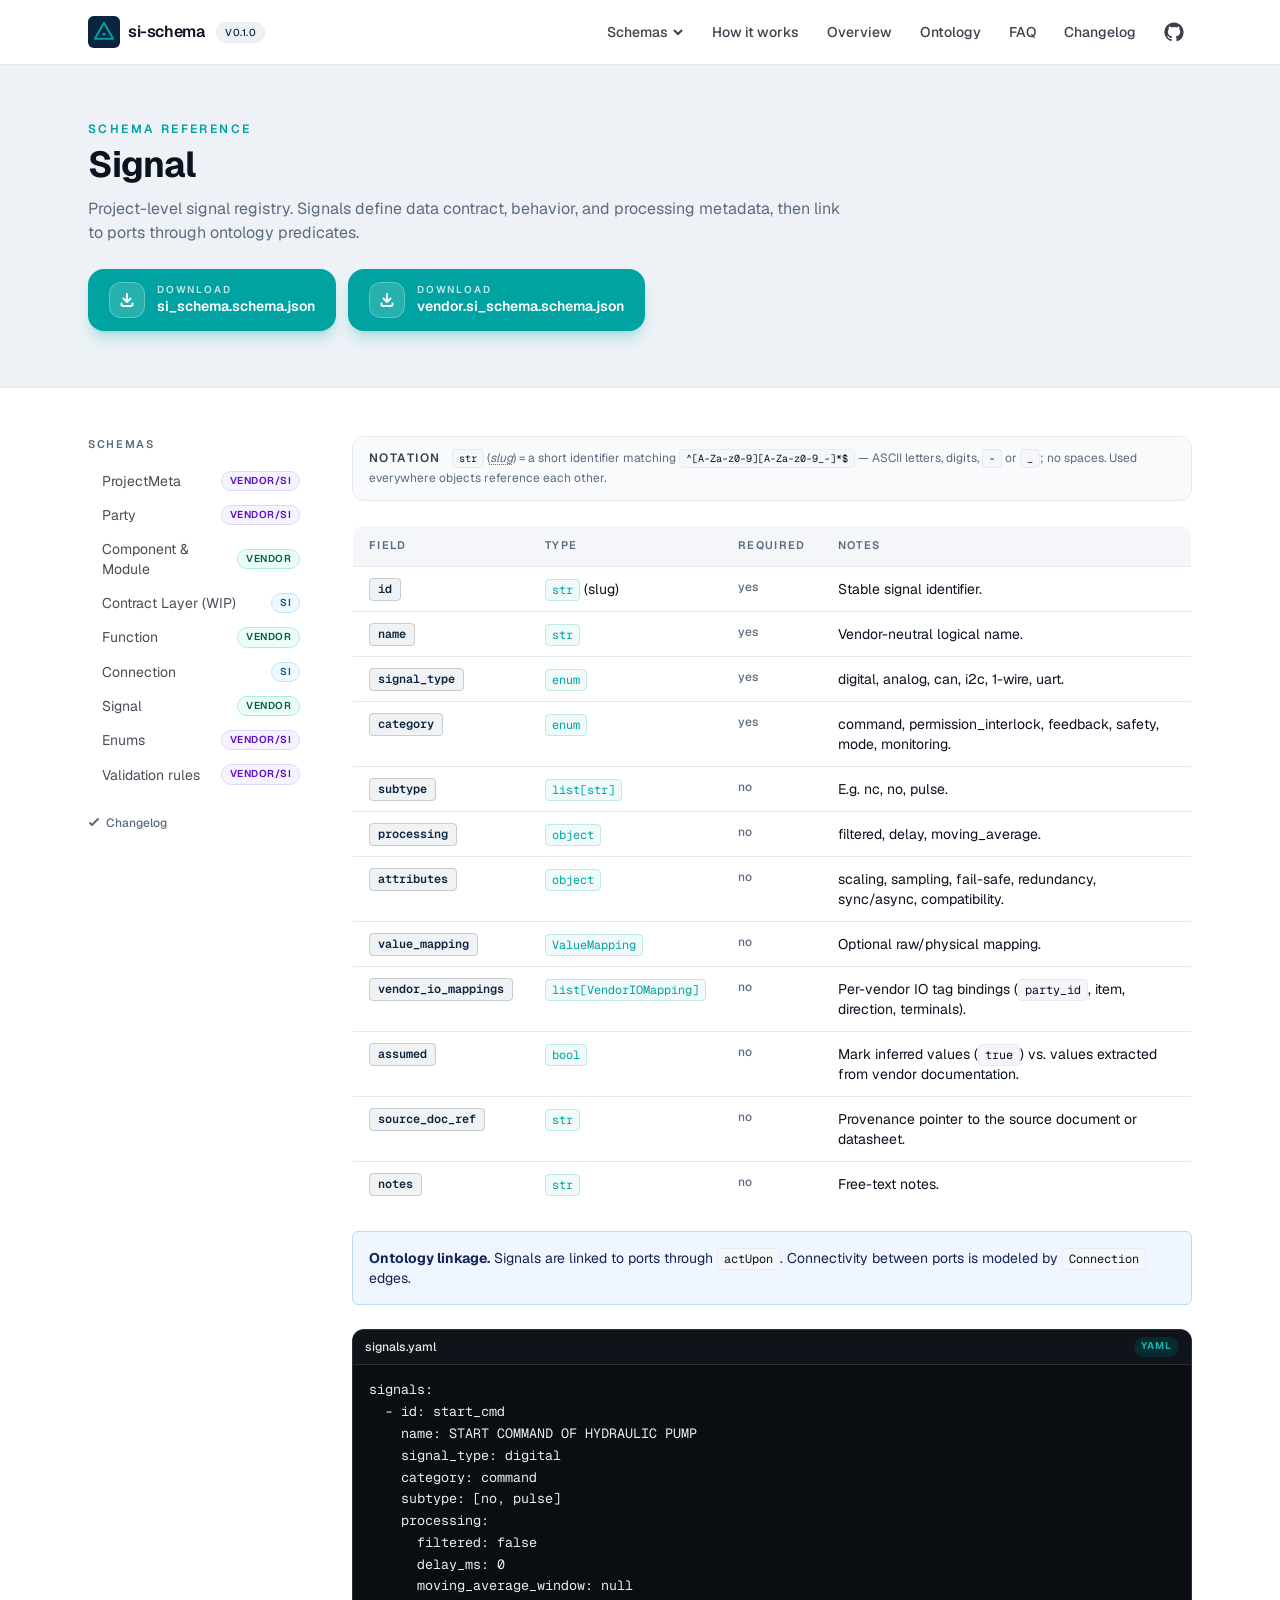
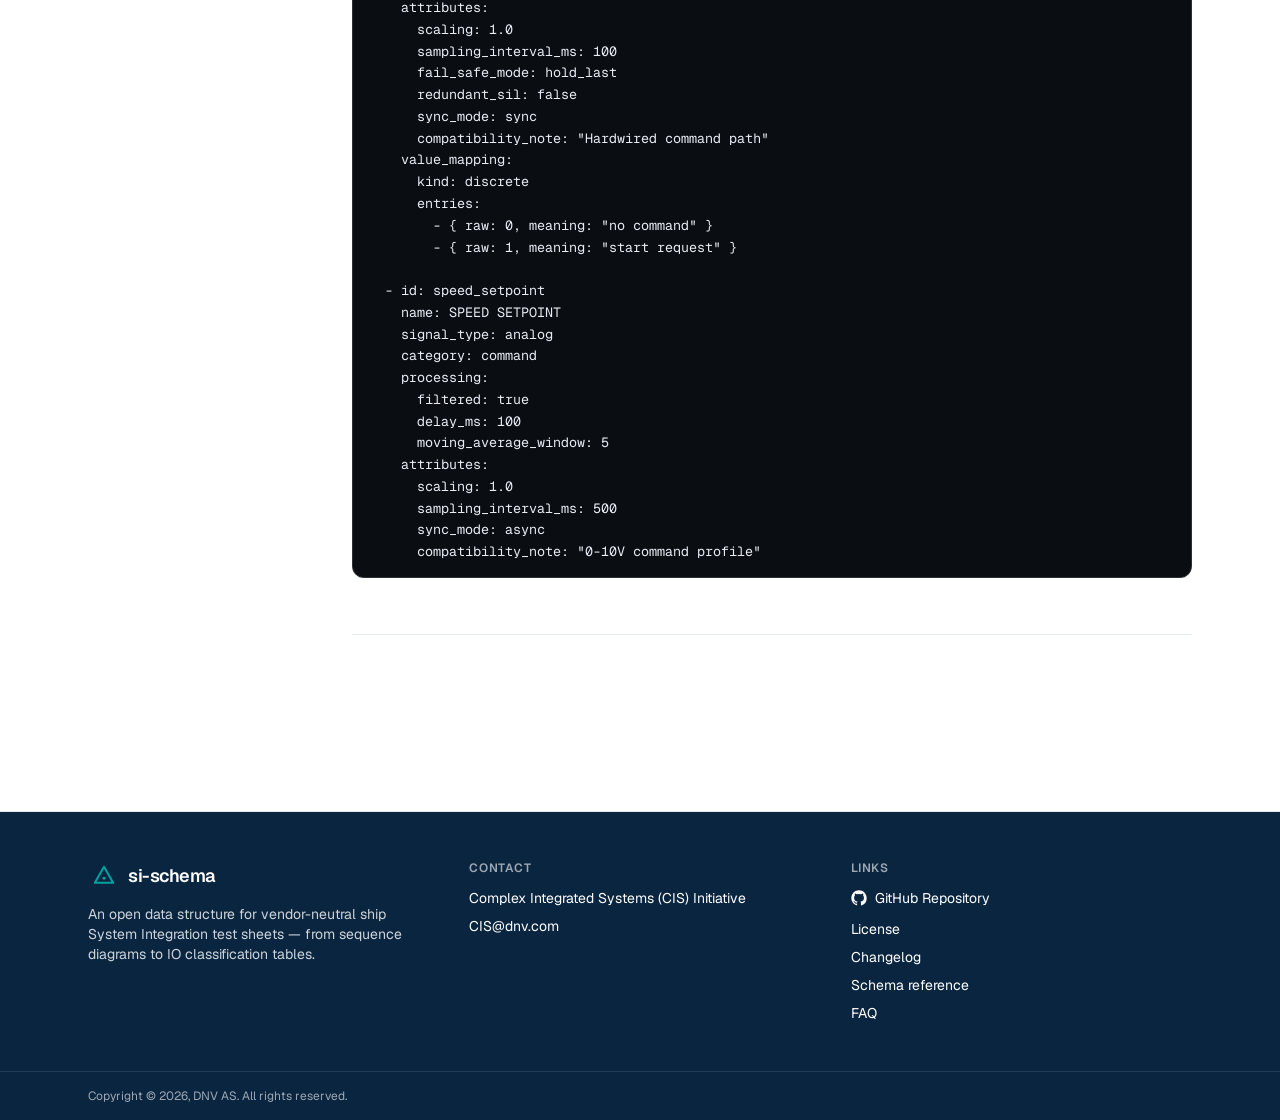
<file: signal.html>
<!doctype html>
<html lang="en">
	<head>
		<meta charset="utf-8" />
		<meta name="viewport" content="width=device-width, initial-scale=1" />
		<link rel="icon" type="image/svg+xml" href="./favicon.svg" />
		<meta name="description" content="si-schema — Open data structure for ship System Integration test sheets." />
		<link href="./_app/immutable/entry/start.CuXnZJ9Y.js" rel="modulepreload">
		<link href="./_app/immutable/chunks/BxZrU992.js" rel="modulepreload">
		<link href="./_app/immutable/chunks/9NZrLWms.js" rel="modulepreload">
		<link href="./_app/immutable/chunks/CHFEj7fB.js" rel="modulepreload">
		<link href="./_app/immutable/chunks/DK2OlqUA.js" rel="modulepreload">
		<link href="./_app/immutable/entry/app.CKg3zcY4.js" rel="modulepreload">
		<link href="./_app/immutable/chunks/Bzak7iHL.js" rel="modulepreload">
		<link href="./_app/immutable/chunks/LcYT14ve.js" rel="modulepreload">
		<link href="./_app/immutable/chunks/BVvnBB_Y.js" rel="modulepreload">
		<link href="./_app/immutable/chunks/CQ4sIRrD.js" rel="modulepreload">
		<link href="./_app/immutable/chunks/ezkT35Eb.js" rel="modulepreload">
		<link href="./_app/immutable/nodes/0.C39Bca4g.js" rel="modulepreload">
		<link href="./_app/immutable/chunks/BcMk1iwd.js" rel="modulepreload">
		<link href="./_app/immutable/chunks/CISqMbG2.js" rel="modulepreload">
		<link href="./_app/immutable/chunks/DSDNSyjs.js" rel="modulepreload">
		<link href="./_app/immutable/chunks/z_0ixGaa.js" rel="modulepreload">
		<link href="./_app/immutable/nodes/12.Dn9JerwS.js" rel="modulepreload">
		<link href="./_app/immutable/chunks/Dv5_CYsY.js" rel="modulepreload">
		<link href="./_app/immutable/chunks/GytRlRZy.js" rel="modulepreload">
		<link href="./_app/immutable/chunks/Ck3_JoaJ.js" rel="modulepreload">
		<!--qew3ys--><!----><title>Signal · si-schema</title>
		<link href="./_app/immutable/assets/0.B2nEp3z1.css" rel="stylesheet">
		<link href="./_app/immutable/assets/YamlBlock.D6mm86NV.css" rel="stylesheet">
	</head>
	<body data-sveltekit-preload-data="hover" class="min-h-screen bg-background text-foreground antialiased">
		<div style="display: contents"><!--[--><!--[0--><!--[--><div class="flex min-h-screen flex-col"><header class="sticky top-0 z-40 w-full transition-[background-color,border-color,backdrop-filter,color] duration-300 border-b border-border bg-background/90 text-foreground backdrop-blur"><div class="mx-auto flex h-16 max-w-6xl items-center justify-between px-4 sm:px-6"><a href="./" class="flex items-center gap-2" aria-label="Home"><img src="./logo.svg" alt="" class="h-8 w-8"/> <span class="text-base font-semibold tracking-tight">si-schema</span> <span class="ml-1 rounded-full px-2 py-0.5 text-[10px] font-medium uppercase tracking-wider transition border border-border bg-secondary text-secondary-foreground">v0.1.0</span></a> <nav class="hidden items-center gap-1 md:flex"><div class="group relative"><button class="inline-flex items-center gap-1 rounded-md px-3 py-2 text-sm font-medium transition text-foreground/80 hover:bg-secondary hover:text-foreground">Schemas <svg class="h-3 w-3" viewBox="0 0 12 12" fill="none" stroke="currentColor" stroke-width="2"><path d="M2 4l4 4 4-4"></path></svg></button> <div class="invisible absolute left-0 top-full pt-2 opacity-0 transition group-hover:visible group-hover:opacity-100"><div class="w-72 rounded-lg border border-border bg-card p-2 text-card-foreground shadow-lg"><!--[--><a href="/si-schema/project_meta" class="block rounded-md px-3 py-2 text-foreground hover:bg-secondary hover:text-foreground"><div class="flex items-center gap-2"><div class="text-sm font-medium">ProjectMeta</div> <span class="inline-flex rounded-full border px-2 py-0.5 text-[10px] font-semibold uppercase tracking-wider border-violet-200 bg-violet-50 text-violet-800">Vendor/SI</span></div> <div class="text-xs text-muted-foreground">Top-level project identifiers and schema version.</div></a><a href="/si-schema/party" class="block rounded-md px-3 py-2 text-foreground hover:bg-secondary hover:text-foreground"><div class="flex items-center gap-2"><div class="text-sm font-medium">Party</div> <span class="inline-flex rounded-full border px-2 py-0.5 text-[10px] font-semibold uppercase tracking-wider border-violet-200 bg-violet-50 text-violet-800">Vendor/SI</span></div> <div class="text-xs text-muted-foreground">Project parties (vendor, integrator, owner) identified by kind.</div></a><a href="/si-schema/system" class="block rounded-md px-3 py-2 text-foreground hover:bg-secondary hover:text-foreground"><div class="flex items-center gap-2"><div class="text-sm font-medium">Component &amp; Module</div> <span class="inline-flex rounded-full border px-2 py-0.5 text-[10px] font-semibold uppercase tracking-wider border-emerald-200 bg-emerald-50 text-emerald-800">Vendor</span></div> <div class="text-xs text-muted-foreground">Component hierarchy and implementation modules.</div></a><a href="/si-schema/contract" class="block rounded-md px-3 py-2 text-foreground hover:bg-secondary hover:text-foreground"><div class="flex items-center gap-2"><div class="text-sm font-medium">Contract Layer (WIP)</div> <span class="inline-flex rounded-full border px-2 py-0.5 text-[10px] font-semibold uppercase tracking-wider border-sky-200 bg-sky-50 text-sky-800">SI</span></div> <div class="text-xs text-muted-foreground">Work in progress — artefact, interfaces, protocol bindings, mode/authority, alarms, acceptance and lineages.</div></a><a href="/si-schema/function" class="block rounded-md px-3 py-2 text-foreground hover:bg-secondary hover:text-foreground"><div class="flex items-center gap-2"><div class="text-sm font-medium">Function</div> <span class="inline-flex rounded-full border px-2 py-0.5 text-[10px] font-semibold uppercase tracking-wider border-emerald-200 bg-emerald-50 text-emerald-800">Vendor</span></div> <div class="text-xs text-muted-foreground">One full test-sheet page.</div></a><a href="/si-schema/connection" class="block rounded-md px-3 py-2 text-foreground hover:bg-secondary hover:text-foreground"><div class="flex items-center gap-2"><div class="text-sm font-medium">Connection</div> <span class="inline-flex rounded-full border px-2 py-0.5 text-[10px] font-semibold uppercase tracking-wider border-sky-200 bg-sky-50 text-sky-800">SI</span></div> <div class="text-xs text-muted-foreground">Direct port-to-port edges carrying one signal each.</div></a><a href="/si-schema/signal" class="block rounded-md px-3 py-2 text-foreground hover:bg-secondary hover:text-foreground"><div class="flex items-center gap-2"><div class="text-sm font-medium">Signal</div> <span class="inline-flex rounded-full border px-2 py-0.5 text-[10px] font-semibold uppercase tracking-wider border-emerald-200 bg-emerald-50 text-emerald-800">Vendor</span></div> <div class="text-xs text-muted-foreground">One row in the IO classification table.</div></a><a href="/si-schema/enums" class="block rounded-md px-3 py-2 text-foreground hover:bg-secondary hover:text-foreground"><div class="flex items-center gap-2"><div class="text-sm font-medium">Enums</div> <span class="inline-flex rounded-full border px-2 py-0.5 text-[10px] font-semibold uppercase tracking-wider border-violet-200 bg-violet-50 text-violet-800">Vendor/SI</span></div> <div class="text-xs text-muted-foreground">Categories, link types, data types and subtypes.</div></a><a href="/si-schema/validation" class="block rounded-md px-3 py-2 text-foreground hover:bg-secondary hover:text-foreground"><div class="flex items-center gap-2"><div class="text-sm font-medium">Validation rules</div> <span class="inline-flex rounded-full border px-2 py-0.5 text-[10px] font-semibold uppercase tracking-wider border-violet-200 bg-violet-50 text-violet-800">Vendor/SI</span></div> <div class="text-xs text-muted-foreground">SIG001 – SIG024: cross-reference, ontology, mode-subset, and module-ownership checks.</div></a><!--]--></div></div></div> <!--[--><a href="/si-schema/#how-it-works" class="rounded-md px-3 py-2 text-sm font-medium transition text-foreground/80 hover:bg-secondary hover:text-foreground">How it works</a><a href="/si-schema/#schemas" class="rounded-md px-3 py-2 text-sm font-medium transition text-foreground/80 hover:bg-secondary hover:text-foreground">Overview</a><a href="/si-schema/ontology" class="rounded-md px-3 py-2 text-sm font-medium transition text-foreground/80 hover:bg-secondary hover:text-foreground">Ontology</a><a href="/si-schema/#faq" class="rounded-md px-3 py-2 text-sm font-medium transition text-foreground/80 hover:bg-secondary hover:text-foreground">FAQ</a><a href="/si-schema/changelog" class="rounded-md px-3 py-2 text-sm font-medium transition text-foreground/80 hover:bg-secondary hover:text-foreground">Changelog</a><!--]--> <a href="https://github.com/dnv-opensource/si-schema" target="_blank" rel="noopener noreferrer" class="ml-1 inline-flex h-9 w-9 items-center justify-center rounded-md transition text-foreground/80 hover:bg-secondary hover:text-foreground" aria-label="GitHub repository"><svg class="h-5 w-5" viewBox="0 0 24 24" fill="currentColor" aria-hidden="true"><path fill-rule="evenodd" clip-rule="evenodd" d="M12 .5C5.65.5.5 5.65.5 12c0 5.08 3.29 9.39 7.86 10.91.58.11.79-.25.79-.55v-2c-3.2.7-3.88-1.37-3.88-1.37-.52-1.32-1.27-1.67-1.27-1.67-1.04-.71.08-.7.08-.7 1.15.08 1.76 1.18 1.76 1.18 1.03 1.76 2.69 1.25 3.35.96.1-.74.4-1.25.73-1.54-2.55-.29-5.24-1.28-5.24-5.7 0-1.26.45-2.29 1.18-3.1-.12-.29-.51-1.47.11-3.06 0 0 .97-.31 3.18 1.18a11 11 0 0 1 5.78 0c2.21-1.5 3.18-1.18 3.18-1.18.63 1.59.24 2.77.12 3.06.74.81 1.18 1.84 1.18 3.1 0 4.43-2.69 5.41-5.25 5.69.41.36.78 1.07.78 2.16v3.2c0 .31.21.67.8.55A11.5 11.5 0 0 0 23.5 12C23.5 5.65 18.35.5 12 .5Z"></path></svg></a></nav> <button class="inline-flex items-center justify-center rounded-md p-2 md:hidden" aria-label="Toggle menu"><svg class="h-5 w-5" viewBox="0 0 24 24" fill="none" stroke="currentColor" stroke-width="2"><path d="M3 6h18M3 12h18M3 18h18"></path></svg></button></div> <!--[-1--><!--]--></header><!----> <main class="flex-1"><!--[--><section class="border-b border-border bg-secondary"><div class="mx-auto max-w-6xl px-4 py-10 sm:px-6 md:py-14"><div class="flex flex-wrap items-end justify-between gap-6"><div><div class="text-xs font-semibold uppercase tracking-[0.2em] text-accent">Schema reference</div> <h1 class="mt-2 text-3xl font-bold tracking-tight md:text-4xl">Signal</h1> <!--[0--><p class="mt-3 max-w-3xl text-muted-foreground">Project-level signal registry. Signals define data contract, behavior, and processing metadata, then link to ports through ontology predicates.</p><!--]--></div> <div class="flex flex-wrap gap-3"><!--[--><a href="./vendor.si_schema.schema.json" download="" class="group inline-flex items-center gap-3 rounded-2xl border border-accent/30 bg-accent px-5 py-3 text-accent-foreground shadow-lg shadow-accent/25 transition hover:-translate-y-0.5 hover:bg-accent/95 hover:shadow-xl" aria-label="Download vendor.si_schema.schema.json"><span class="inline-flex h-9 w-9 items-center justify-center rounded-xl bg-white/15 ring-1 ring-inset ring-white/25"><svg class="h-4 w-4" viewBox="0 0 16 16" fill="none" stroke="currentColor" stroke-width="2"><path d="M8 2v8m0 0L4.5 6.5M8 10l3.5-3.5" stroke-linecap="round" stroke-linejoin="round"></path><path d="M2.5 11.5v1A1.5 1.5 0 0 0 4 14h8a1.5 1.5 0 0 0 1.5-1.5v-1" stroke-linecap="round"></path></svg></span> <span class="flex flex-col items-start leading-tight"><span class="text-[10px] font-semibold uppercase tracking-[0.18em] text-white/75">Download</span> <span class="text-sm font-semibold">vendor.si_schema.schema.json</span></span></a><!--]--></div></div></div></section> <div class="mx-auto grid max-w-6xl gap-10 px-4 py-10 sm:px-6 md:grid-cols-[14rem_minmax(0,1fr)] md:py-12"><aside class="md:sticky md:top-20 md:self-start"><label class="block md:hidden"><span class="text-xs font-semibold uppercase tracking-[0.15em] text-muted-foreground">Schemas</span> <select class="mt-2 w-full rounded-lg border border-border bg-card px-3 py-2 text-sm"><!--[--><option value="/si-schema/project_meta">ProjectMeta</option><option value="/si-schema/party">Party</option><option value="/si-schema/system">Component &amp; Module</option><option value="/si-schema/contract">Contract Layer (WIP)</option><option value="/si-schema/function">Function</option><option value="/si-schema/connection">Connection</option><option value="/si-schema/signal" selected="">Signal</option><option value="/si-schema/enums">Enums</option><option value="/si-schema/validation">Validation rules</option><!--]--></select></label> <nav class="hidden md:block" aria-label="Schema reference navigation"><div class="text-[11px] font-semibold uppercase tracking-[0.15em] text-muted-foreground">Schemas</div> <ul class="mt-3 space-y-0.5"><!--[--><li><a href="/si-schema/project_meta" class="block rounded-lg border-l-2 px-3 py-1.5 text-sm transition border-transparent text-foreground/75 hover:border-border hover:bg-secondary hover:text-foreground"><span class="flex items-center justify-between gap-2"><span>ProjectMeta</span> <span class="inline-flex rounded-full border px-2 py-0.5 text-[10px] font-semibold uppercase tracking-wider border-violet-200 bg-violet-50 text-violet-800">Vendor/SI</span></span></a></li><li><a href="/si-schema/party" class="block rounded-lg border-l-2 px-3 py-1.5 text-sm transition border-transparent text-foreground/75 hover:border-border hover:bg-secondary hover:text-foreground"><span class="flex items-center justify-between gap-2"><span>Party</span> <span class="inline-flex rounded-full border px-2 py-0.5 text-[10px] font-semibold uppercase tracking-wider border-violet-200 bg-violet-50 text-violet-800">Vendor/SI</span></span></a></li><li><a href="/si-schema/system" class="block rounded-lg border-l-2 px-3 py-1.5 text-sm transition border-transparent text-foreground/75 hover:border-border hover:bg-secondary hover:text-foreground"><span class="flex items-center justify-between gap-2"><span>Component &amp; Module</span> <span class="inline-flex rounded-full border px-2 py-0.5 text-[10px] font-semibold uppercase tracking-wider border-emerald-200 bg-emerald-50 text-emerald-800">Vendor</span></span></a></li><li><a href="/si-schema/contract" class="block rounded-lg border-l-2 px-3 py-1.5 text-sm transition border-transparent text-foreground/75 hover:border-border hover:bg-secondary hover:text-foreground"><span class="flex items-center justify-between gap-2"><span>Contract Layer (WIP)</span> <span class="inline-flex rounded-full border px-2 py-0.5 text-[10px] font-semibold uppercase tracking-wider border-sky-200 bg-sky-50 text-sky-800">SI</span></span></a></li><li><a href="/si-schema/function" class="block rounded-lg border-l-2 px-3 py-1.5 text-sm transition border-transparent text-foreground/75 hover:border-border hover:bg-secondary hover:text-foreground"><span class="flex items-center justify-between gap-2"><span>Function</span> <span class="inline-flex rounded-full border px-2 py-0.5 text-[10px] font-semibold uppercase tracking-wider border-emerald-200 bg-emerald-50 text-emerald-800">Vendor</span></span></a></li><li><a href="/si-schema/connection" class="block rounded-lg border-l-2 px-3 py-1.5 text-sm transition border-transparent text-foreground/75 hover:border-border hover:bg-secondary hover:text-foreground"><span class="flex items-center justify-between gap-2"><span>Connection</span> <span class="inline-flex rounded-full border px-2 py-0.5 text-[10px] font-semibold uppercase tracking-wider border-sky-200 bg-sky-50 text-sky-800">SI</span></span></a></li><li><a href="/si-schema/signal" aria-current="page" class="block rounded-lg border-l-2 px-3 py-1.5 text-sm transition border-accent bg-accent/5 font-semibold text-foreground"><span class="flex items-center justify-between gap-2"><span>Signal</span> <span class="inline-flex rounded-full border px-2 py-0.5 text-[10px] font-semibold uppercase tracking-wider border-emerald-200 bg-emerald-50 text-emerald-800">Vendor</span></span></a></li><li><a href="/si-schema/enums" class="block rounded-lg border-l-2 px-3 py-1.5 text-sm transition border-transparent text-foreground/75 hover:border-border hover:bg-secondary hover:text-foreground"><span class="flex items-center justify-between gap-2"><span>Enums</span> <span class="inline-flex rounded-full border px-2 py-0.5 text-[10px] font-semibold uppercase tracking-wider border-violet-200 bg-violet-50 text-violet-800">Vendor/SI</span></span></a></li><li><a href="/si-schema/validation" class="block rounded-lg border-l-2 px-3 py-1.5 text-sm transition border-transparent text-foreground/75 hover:border-border hover:bg-secondary hover:text-foreground"><span class="flex items-center justify-between gap-2"><span>Validation rules</span> <span class="inline-flex rounded-full border px-2 py-0.5 text-[10px] font-semibold uppercase tracking-wider border-violet-200 bg-violet-50 text-violet-800">Vendor/SI</span></span></a></li><!--]--></ul> <a href="./changelog" class="mt-6 inline-flex items-center gap-1.5 text-xs font-medium text-muted-foreground hover:text-accent"><svg class="h-3 w-3" viewBox="0 0 12 12" fill="none" stroke="currentColor" stroke-width="2"><path d="M10 2L4 8l-2-2" stroke-linecap="round" stroke-linejoin="round"></path></svg> Changelog</a></nav></aside> <article class="min-w-0"><aside class="mb-6 rounded-xl border border-border bg-muted/50 px-4 py-3 text-xs leading-relaxed text-muted-foreground" aria-label="Field-type notation"><span class="font-semibold uppercase tracking-[0.12em] text-foreground/80">Notation</span> <span class="ml-2"><code class="text-foreground">str</code> (<abbr class="type-hint" title="Required format: ASCII letters, digits, '-' or '_'. Must start with a letter or digit. No spaces or other punctuation. Examples: RCS, nav-system, engine_01">slug</abbr>) = a short identifier matching <code>^[A-Za-z0-9][A-Za-z0-9_-]*$</code> — ASCII letters, digits, <code>-</code> or <code>_</code>; no spaces. Used everywhere objects reference each other.</span></aside> <div class="prose-table space-y-6"><table><thead><tr><th>Field</th><th>Type</th><th>Required</th><th>Notes</th></tr></thead><tbody><tr><td><code>id</code></td><td><code>str</code> (slug)</td><td>yes</td><td>Stable signal identifier.</td></tr><tr><td><code>name</code></td><td><code>str</code></td><td>yes</td><td>Vendor-neutral logical name.</td></tr><tr><td><code>signal_type</code></td><td><code>enum</code></td><td>yes</td><td>digital, analog, can, i2c, 1-wire, uart.</td></tr><tr><td><code>category</code></td><td><code>enum</code></td><td>yes</td><td>command, permission_interlock, feedback, safety, mode, monitoring.</td></tr><tr><td><code>subtype</code></td><td><code>list[str]</code></td><td>no</td><td>E.g. nc, no, pulse.</td></tr><tr><td><code>processing</code></td><td><code>object</code></td><td>no</td><td>filtered, delay, moving_average.</td></tr><tr><td><code>attributes</code></td><td><code>object</code></td><td>no</td><td>scaling, sampling, fail-safe, redundancy, sync/async, compatibility.</td></tr><tr><td><code>value_mapping</code></td><td><code>ValueMapping</code></td><td>no</td><td>Optional raw/physical mapping.</td></tr><tr><td><code>vendor_io_mappings</code></td><td><code>list[VendorIOMapping]</code></td><td>no</td><td>Per-vendor IO tag bindings (<code>party_id</code>, item, direction, terminals).</td></tr><tr><td><code>assumed</code></td><td><code>bool</code></td><td>no</td><td>Mark inferred values (<code>true</code>) vs. values extracted from vendor documentation.</td></tr><tr><td><code>source_doc_ref</code></td><td><code>str</code></td><td>no</td><td>Provenance pointer to the source document or datasheet.</td></tr><tr><td><code>notes</code></td><td><code>str</code></td><td>no</td><td>Free-text notes.</td></tr></tbody></table> <div class="rounded-md border border-blue-200 bg-blue-50 p-4 text-sm text-blue-950"><strong>Ontology linkage.</strong> Signals are linked to ports through <code>actUpon</code>. Connectivity
		between ports is modeled by <code>Connection</code> edges.</div> <figure class="yaml-block not-prose svelte-150n1a0"><header class="yaml-block__chrome svelte-150n1a0"><div class="yaml-block__filename svelte-150n1a0"><span>signals.yaml</span></div> <span class="yaml-block__lang svelte-150n1a0">YAML</span></header> <pre class="yaml-block__code svelte-150n1a0"><code class="svelte-150n1a0">signals:
  - id: start_cmd
    name: START COMMAND OF HYDRAULIC PUMP
    signal_type: digital
    category: command
    subtype: [no, pulse]
    processing:
      filtered: false
      delay_ms: 0
      moving_average_window: null
    attributes:
      scaling: 1.0
      sampling_interval_ms: 100
      fail_safe_mode: hold_last
      redundant_sil: false
      sync_mode: sync
      compatibility_note: "Hardwired command path"
    value_mapping:
      kind: discrete
      entries:
        - { raw: 0, meaning: "no command" }
        - { raw: 1, meaning: "start request" }

  - id: speed_setpoint
    name: SPEED SETPOINT
    signal_type: analog
    category: command
    processing:
      filtered: true
      delay_ms: 100
      moving_average_window: 5
    attributes:
      scaling: 1.0
      sampling_interval_ms: 500
      sync_mode: async
      compatibility_note: "0-10V command profile"</code></pre></figure><!----><!----></div> <nav class="mt-14 grid gap-3 border-t border-border pt-8 sm:grid-cols-2" aria-label="Schema page navigation"><!--[0--><a href="/si-schema/connection" class="group flex flex-col rounded-xl border border-border bg-card px-5 py-4 transition hover:-translate-y-0.5 hover:border-accent hover:shadow-md"><span class="flex items-center gap-1.5 text-[11px] font-semibold uppercase tracking-[0.15em] text-muted-foreground"><svg class="h-3 w-3" viewBox="0 0 12 12" fill="none" stroke="currentColor" stroke-width="2"><path d="M8 2L4 6l4 4" stroke-linecap="round" stroke-linejoin="round"></path></svg> Previous</span> <span class="mt-1 text-sm font-semibold text-foreground group-hover:text-accent">Connection</span></a><!--]--> <!--[0--><a href="/si-schema/enums" class="group flex flex-col items-end rounded-xl border border-border bg-card px-5 py-4 text-right transition hover:-translate-y-0.5 hover:border-accent hover:shadow-md"><span class="flex items-center gap-1.5 text-[11px] font-semibold uppercase tracking-[0.15em] text-muted-foreground">Next <svg class="h-3 w-3" viewBox="0 0 12 12" fill="none" stroke="currentColor" stroke-width="2"><path d="M4 2l4 4-4 4" stroke-linecap="round" stroke-linejoin="round"></path></svg></span> <span class="mt-1 text-sm font-semibold text-foreground group-hover:text-accent">Enums</span></a><!--]--></nav></article></div><!--]--><!----></main> <footer class="mt-24 border-t border-border bg-primary text-primary-foreground"><div class="mx-auto grid max-w-6xl gap-10 px-4 py-12 sm:px-6 md:grid-cols-3"><div><div class="flex items-center gap-2"><img src="./logo.svg" alt="" class="h-8 w-8"/> <span class="text-lg font-semibold tracking-tight">si-schema</span></div> <p class="mt-3 max-w-sm text-sm text-primary-foreground/80">An open data structure for vendor-neutral ship System Integration test sheets — from sequence diagrams
				to IO classification tables.</p></div> <div><h4 class="text-xs font-semibold uppercase tracking-wider text-primary-foreground/60">Contact</h4> <ul class="mt-3 space-y-2 text-sm"><li>Complex Integrated Systems (CIS) Initiative</li> <li><a class="underline-offset-4 hover:underline" href="mailto:CIS@dnv.com">CIS@dnv.com</a></li></ul></div> <div><h4 class="text-xs font-semibold uppercase tracking-wider text-primary-foreground/60">Links</h4> <ul class="mt-3 space-y-2 text-sm"><li><a class="inline-flex items-center gap-2 underline-offset-4 hover:underline" href="https://github.com/dnv-opensource/si-schema" target="_blank" rel="noopener noreferrer"><svg class="h-4 w-4" viewBox="0 0 24 24" fill="currentColor" aria-hidden="true"><path fill-rule="evenodd" clip-rule="evenodd" d="M12 .5C5.65.5.5 5.65.5 12c0 5.08 3.29 9.39 7.86 10.91.58.11.79-.25.79-.55v-2c-3.2.7-3.88-1.37-3.88-1.37-.52-1.32-1.27-1.67-1.27-1.67-1.04-.71.08-.7.08-.7 1.15.08 1.76 1.18 1.76 1.18 1.03 1.76 2.69 1.25 3.35.96.1-.74.4-1.25.73-1.54-2.55-.29-5.24-1.28-5.24-5.7 0-1.26.45-2.29 1.18-3.1-.12-.29-.51-1.47.11-3.06 0 0 .97-.31 3.18 1.18a11 11 0 0 1 5.78 0c2.21-1.5 3.18-1.18 3.18-1.18.63 1.59.24 2.77.12 3.06.74.81 1.18 1.84 1.18 3.1 0 4.43-2.69 5.41-5.25 5.69.41.36.78 1.07.78 2.16v3.2c0 .31.21.67.8.55A11.5 11.5 0 0 0 23.5 12C23.5 5.65 18.35.5 12 .5Z"></path></svg> GitHub Repository</a></li> <li><a class="underline-offset-4 hover:underline" href="https://github.com/dnv-opensource/si-schema/blob/main/LICENSE.md" target="_blank" rel="noopener noreferrer">License</a></li> <li><a class="underline-offset-4 hover:underline" href="./changelog">Changelog</a></li> <li><a class="underline-offset-4 hover:underline" href="./#schemas">Schema reference</a></li> <li><a class="underline-offset-4 hover:underline" href="./#faq">FAQ</a></li></ul></div></div> <div class="border-t border-white/10"><div class="mx-auto max-w-6xl px-4 py-4 text-xs text-primary-foreground/60 sm:px-6">Copyright © 2026, DNV AS. All rights reserved.</div></div></footer><!----></div><!--]--><!--]--> <!--[-1--><!--]--><!--]-->
			
			<script>
				{
					__sveltekit_oq3me6 = {
						base: new URL(".", location).pathname.slice(0, -1),
						assets: "/si-schema"
					};

					const element = document.currentScript.parentElement;

					Promise.all([
						import("./_app/immutable/entry/start.CuXnZJ9Y.js"),
						import("./_app/immutable/entry/app.CKg3zcY4.js")
					]).then(([kit, app]) => {
						kit.start(app, element, {
							node_ids: [0, 12],
							data: [null,null],
							form: null,
							error: null
						});
					});
				}
			</script>
		</div>
	</body>
</html>
</file>
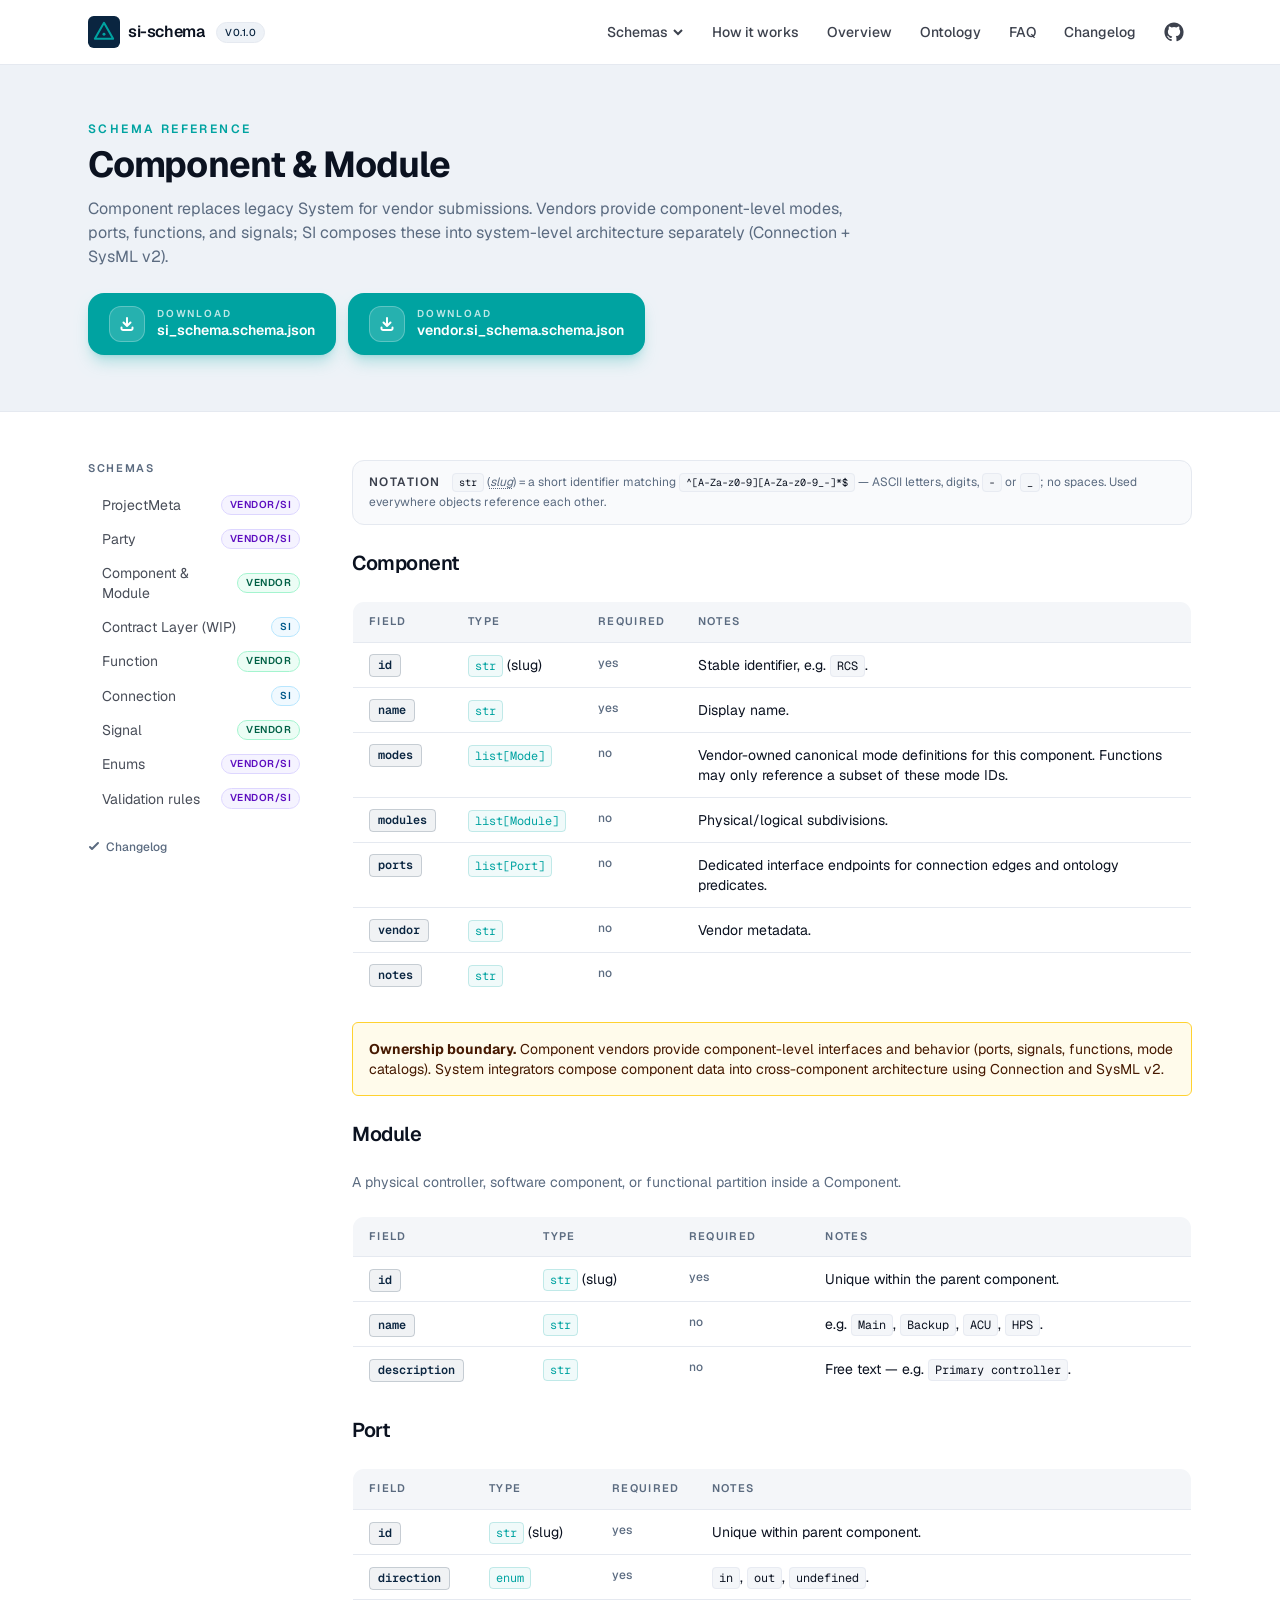
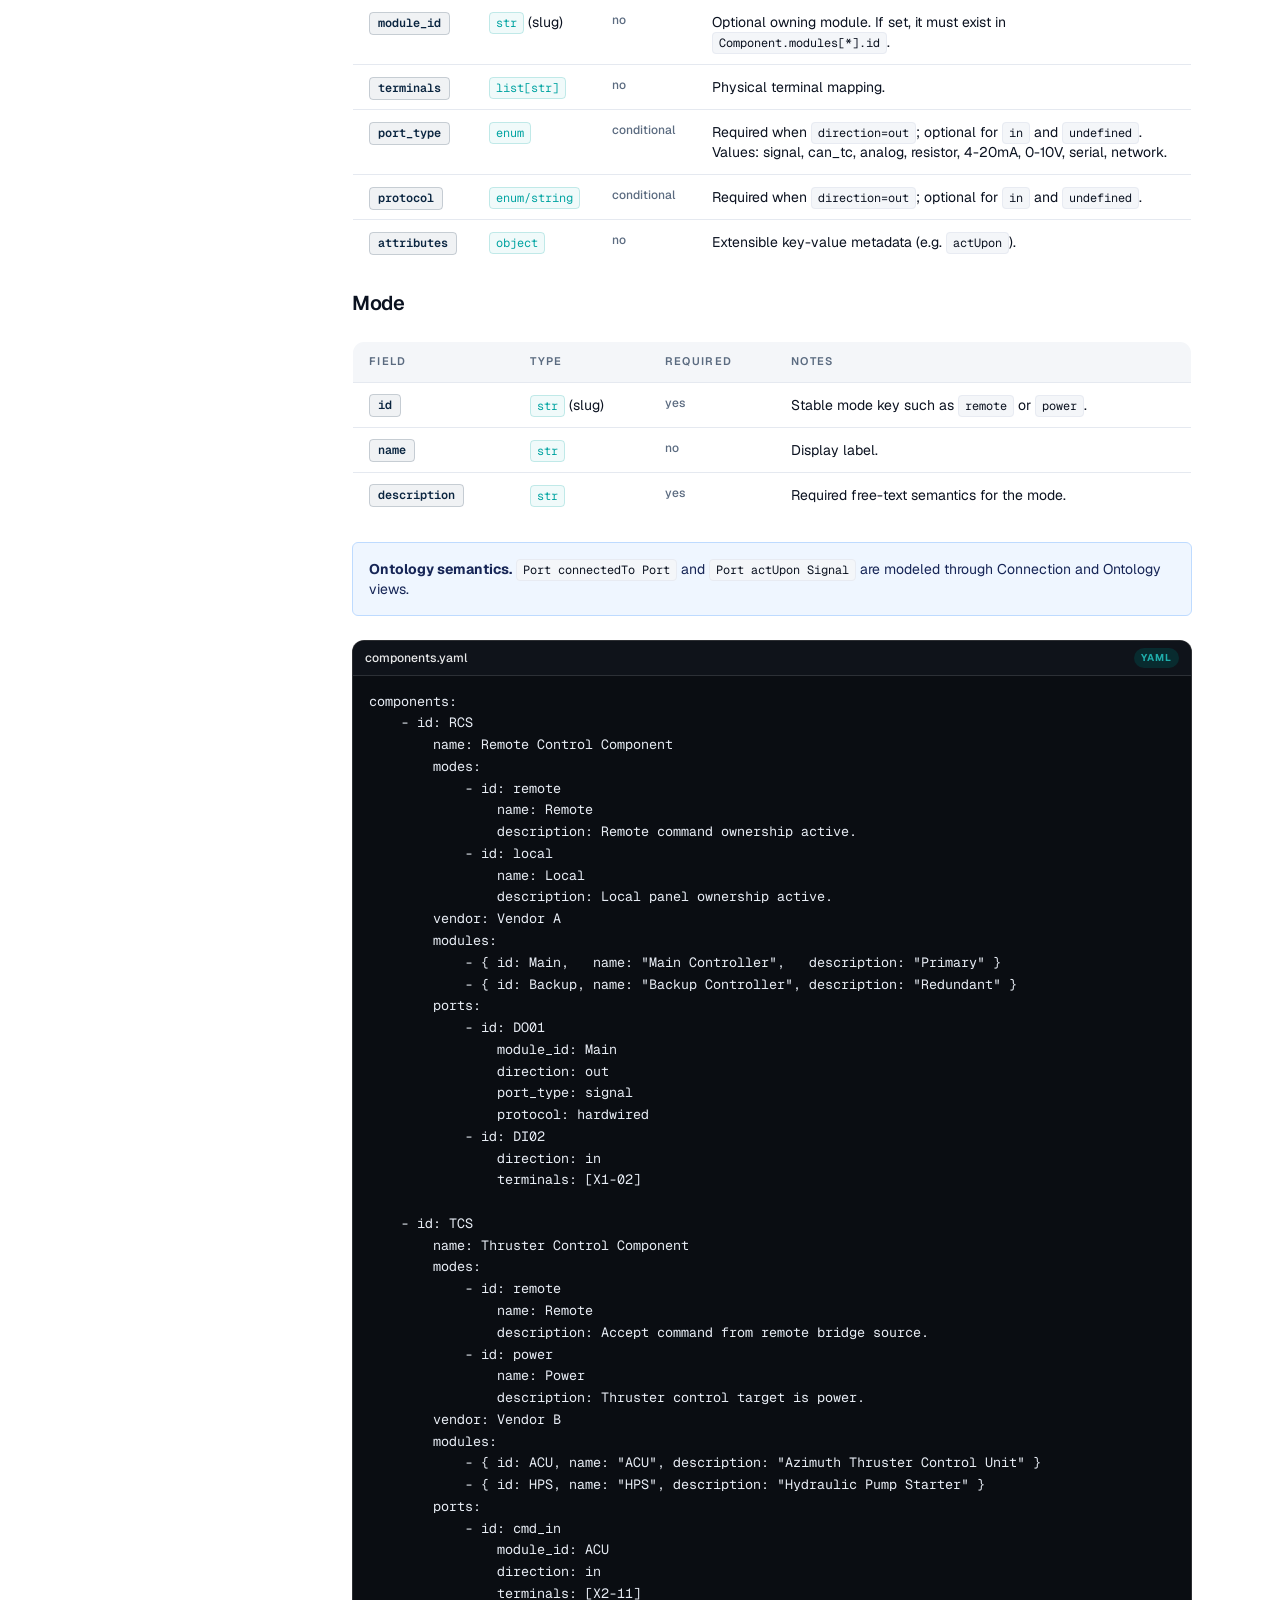
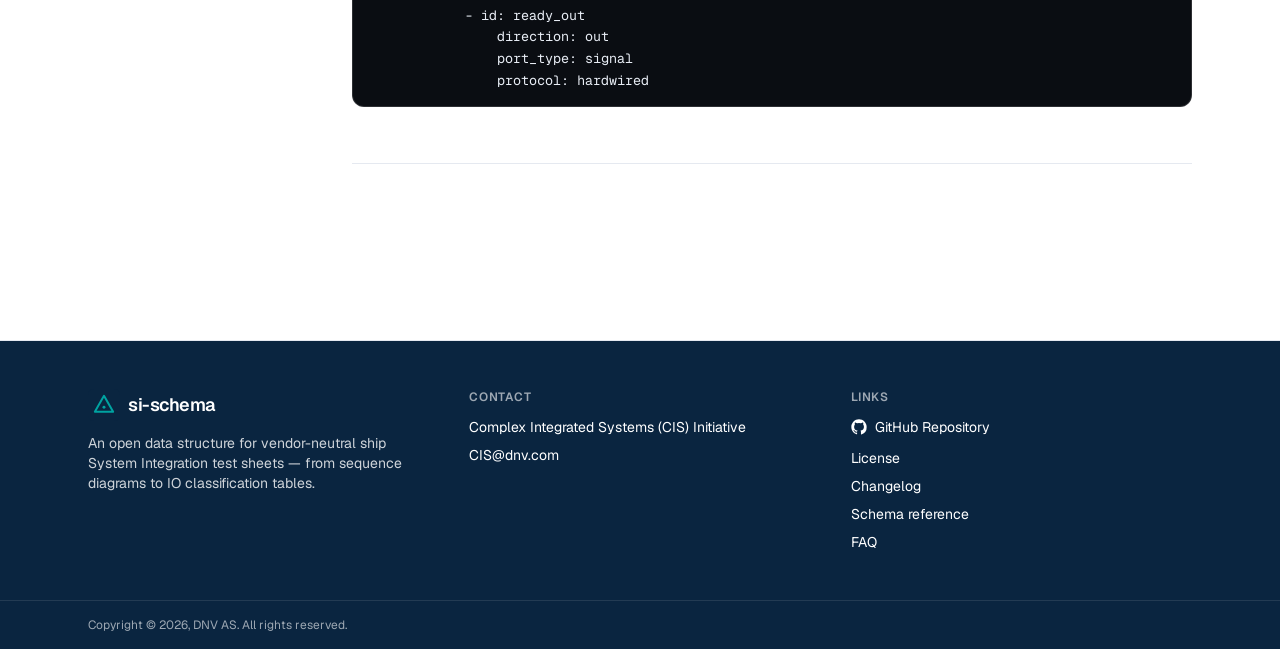
<file: system.html>
<!doctype html>
<html lang="en">
	<head>
		<meta charset="utf-8" />
		<meta name="viewport" content="width=device-width, initial-scale=1" />
		<link rel="icon" type="image/svg+xml" href="./favicon.svg" />
		<meta name="description" content="si-schema — Open data structure for ship System Integration test sheets." />
		<link href="./_app/immutable/entry/start.CuXnZJ9Y.js" rel="modulepreload">
		<link href="./_app/immutable/chunks/BxZrU992.js" rel="modulepreload">
		<link href="./_app/immutable/chunks/9NZrLWms.js" rel="modulepreload">
		<link href="./_app/immutable/chunks/CHFEj7fB.js" rel="modulepreload">
		<link href="./_app/immutable/chunks/DK2OlqUA.js" rel="modulepreload">
		<link href="./_app/immutable/entry/app.CKg3zcY4.js" rel="modulepreload">
		<link href="./_app/immutable/chunks/Bzak7iHL.js" rel="modulepreload">
		<link href="./_app/immutable/chunks/LcYT14ve.js" rel="modulepreload">
		<link href="./_app/immutable/chunks/BVvnBB_Y.js" rel="modulepreload">
		<link href="./_app/immutable/chunks/CQ4sIRrD.js" rel="modulepreload">
		<link href="./_app/immutable/chunks/ezkT35Eb.js" rel="modulepreload">
		<link href="./_app/immutable/nodes/0.C39Bca4g.js" rel="modulepreload">
		<link href="./_app/immutable/chunks/BcMk1iwd.js" rel="modulepreload">
		<link href="./_app/immutable/chunks/CISqMbG2.js" rel="modulepreload">
		<link href="./_app/immutable/chunks/DSDNSyjs.js" rel="modulepreload">
		<link href="./_app/immutable/chunks/z_0ixGaa.js" rel="modulepreload">
		<link href="./_app/immutable/nodes/13.D1hRrWAk.js" rel="modulepreload">
		<link href="./_app/immutable/chunks/Dv5_CYsY.js" rel="modulepreload">
		<link href="./_app/immutable/chunks/GytRlRZy.js" rel="modulepreload">
		<link href="./_app/immutable/chunks/Ck3_JoaJ.js" rel="modulepreload">
		<!--qew3ys--><!----><title>Component &amp; Module · si-schema</title>
		<link href="./_app/immutable/assets/0.B2nEp3z1.css" rel="stylesheet">
		<link href="./_app/immutable/assets/YamlBlock.D6mm86NV.css" rel="stylesheet">
	</head>
	<body data-sveltekit-preload-data="hover" class="min-h-screen bg-background text-foreground antialiased">
		<div style="display: contents"><!--[--><!--[0--><!--[--><div class="flex min-h-screen flex-col"><header class="sticky top-0 z-40 w-full transition-[background-color,border-color,backdrop-filter,color] duration-300 border-b border-border bg-background/90 text-foreground backdrop-blur"><div class="mx-auto flex h-16 max-w-6xl items-center justify-between px-4 sm:px-6"><a href="./" class="flex items-center gap-2" aria-label="Home"><img src="./logo.svg" alt="" class="h-8 w-8"/> <span class="text-base font-semibold tracking-tight">si-schema</span> <span class="ml-1 rounded-full px-2 py-0.5 text-[10px] font-medium uppercase tracking-wider transition border border-border bg-secondary text-secondary-foreground">v0.1.0</span></a> <nav class="hidden items-center gap-1 md:flex"><div class="group relative"><button class="inline-flex items-center gap-1 rounded-md px-3 py-2 text-sm font-medium transition text-foreground/80 hover:bg-secondary hover:text-foreground">Schemas <svg class="h-3 w-3" viewBox="0 0 12 12" fill="none" stroke="currentColor" stroke-width="2"><path d="M2 4l4 4 4-4"></path></svg></button> <div class="invisible absolute left-0 top-full pt-2 opacity-0 transition group-hover:visible group-hover:opacity-100"><div class="w-72 rounded-lg border border-border bg-card p-2 text-card-foreground shadow-lg"><!--[--><a href="/si-schema/project_meta" class="block rounded-md px-3 py-2 text-foreground hover:bg-secondary hover:text-foreground"><div class="flex items-center gap-2"><div class="text-sm font-medium">ProjectMeta</div> <span class="inline-flex rounded-full border px-2 py-0.5 text-[10px] font-semibold uppercase tracking-wider border-violet-200 bg-violet-50 text-violet-800">Vendor/SI</span></div> <div class="text-xs text-muted-foreground">Top-level project identifiers and schema version.</div></a><a href="/si-schema/party" class="block rounded-md px-3 py-2 text-foreground hover:bg-secondary hover:text-foreground"><div class="flex items-center gap-2"><div class="text-sm font-medium">Party</div> <span class="inline-flex rounded-full border px-2 py-0.5 text-[10px] font-semibold uppercase tracking-wider border-violet-200 bg-violet-50 text-violet-800">Vendor/SI</span></div> <div class="text-xs text-muted-foreground">Project parties (vendor, integrator, owner) identified by kind.</div></a><a href="/si-schema/system" class="block rounded-md px-3 py-2 text-foreground hover:bg-secondary hover:text-foreground"><div class="flex items-center gap-2"><div class="text-sm font-medium">Component &amp; Module</div> <span class="inline-flex rounded-full border px-2 py-0.5 text-[10px] font-semibold uppercase tracking-wider border-emerald-200 bg-emerald-50 text-emerald-800">Vendor</span></div> <div class="text-xs text-muted-foreground">Component hierarchy and implementation modules.</div></a><a href="/si-schema/contract" class="block rounded-md px-3 py-2 text-foreground hover:bg-secondary hover:text-foreground"><div class="flex items-center gap-2"><div class="text-sm font-medium">Contract Layer (WIP)</div> <span class="inline-flex rounded-full border px-2 py-0.5 text-[10px] font-semibold uppercase tracking-wider border-sky-200 bg-sky-50 text-sky-800">SI</span></div> <div class="text-xs text-muted-foreground">Work in progress — artefact, interfaces, protocol bindings, mode/authority, alarms, acceptance and lineages.</div></a><a href="/si-schema/function" class="block rounded-md px-3 py-2 text-foreground hover:bg-secondary hover:text-foreground"><div class="flex items-center gap-2"><div class="text-sm font-medium">Function</div> <span class="inline-flex rounded-full border px-2 py-0.5 text-[10px] font-semibold uppercase tracking-wider border-emerald-200 bg-emerald-50 text-emerald-800">Vendor</span></div> <div class="text-xs text-muted-foreground">One full test-sheet page.</div></a><a href="/si-schema/connection" class="block rounded-md px-3 py-2 text-foreground hover:bg-secondary hover:text-foreground"><div class="flex items-center gap-2"><div class="text-sm font-medium">Connection</div> <span class="inline-flex rounded-full border px-2 py-0.5 text-[10px] font-semibold uppercase tracking-wider border-sky-200 bg-sky-50 text-sky-800">SI</span></div> <div class="text-xs text-muted-foreground">Direct port-to-port edges carrying one signal each.</div></a><a href="/si-schema/signal" class="block rounded-md px-3 py-2 text-foreground hover:bg-secondary hover:text-foreground"><div class="flex items-center gap-2"><div class="text-sm font-medium">Signal</div> <span class="inline-flex rounded-full border px-2 py-0.5 text-[10px] font-semibold uppercase tracking-wider border-emerald-200 bg-emerald-50 text-emerald-800">Vendor</span></div> <div class="text-xs text-muted-foreground">One row in the IO classification table.</div></a><a href="/si-schema/enums" class="block rounded-md px-3 py-2 text-foreground hover:bg-secondary hover:text-foreground"><div class="flex items-center gap-2"><div class="text-sm font-medium">Enums</div> <span class="inline-flex rounded-full border px-2 py-0.5 text-[10px] font-semibold uppercase tracking-wider border-violet-200 bg-violet-50 text-violet-800">Vendor/SI</span></div> <div class="text-xs text-muted-foreground">Categories, link types, data types and subtypes.</div></a><a href="/si-schema/validation" class="block rounded-md px-3 py-2 text-foreground hover:bg-secondary hover:text-foreground"><div class="flex items-center gap-2"><div class="text-sm font-medium">Validation rules</div> <span class="inline-flex rounded-full border px-2 py-0.5 text-[10px] font-semibold uppercase tracking-wider border-violet-200 bg-violet-50 text-violet-800">Vendor/SI</span></div> <div class="text-xs text-muted-foreground">SIG001 – SIG024: cross-reference, ontology, mode-subset, and module-ownership checks.</div></a><!--]--></div></div></div> <!--[--><a href="/si-schema/#how-it-works" class="rounded-md px-3 py-2 text-sm font-medium transition text-foreground/80 hover:bg-secondary hover:text-foreground">How it works</a><a href="/si-schema/#schemas" class="rounded-md px-3 py-2 text-sm font-medium transition text-foreground/80 hover:bg-secondary hover:text-foreground">Overview</a><a href="/si-schema/ontology" class="rounded-md px-3 py-2 text-sm font-medium transition text-foreground/80 hover:bg-secondary hover:text-foreground">Ontology</a><a href="/si-schema/#faq" class="rounded-md px-3 py-2 text-sm font-medium transition text-foreground/80 hover:bg-secondary hover:text-foreground">FAQ</a><a href="/si-schema/changelog" class="rounded-md px-3 py-2 text-sm font-medium transition text-foreground/80 hover:bg-secondary hover:text-foreground">Changelog</a><!--]--> <a href="https://github.com/dnv-opensource/si-schema" target="_blank" rel="noopener noreferrer" class="ml-1 inline-flex h-9 w-9 items-center justify-center rounded-md transition text-foreground/80 hover:bg-secondary hover:text-foreground" aria-label="GitHub repository"><svg class="h-5 w-5" viewBox="0 0 24 24" fill="currentColor" aria-hidden="true"><path fill-rule="evenodd" clip-rule="evenodd" d="M12 .5C5.65.5.5 5.65.5 12c0 5.08 3.29 9.39 7.86 10.91.58.11.79-.25.79-.55v-2c-3.2.7-3.88-1.37-3.88-1.37-.52-1.32-1.27-1.67-1.27-1.67-1.04-.71.08-.7.08-.7 1.15.08 1.76 1.18 1.76 1.18 1.03 1.76 2.69 1.25 3.35.96.1-.74.4-1.25.73-1.54-2.55-.29-5.24-1.28-5.24-5.7 0-1.26.45-2.29 1.18-3.1-.12-.29-.51-1.47.11-3.06 0 0 .97-.31 3.18 1.18a11 11 0 0 1 5.78 0c2.21-1.5 3.18-1.18 3.18-1.18.63 1.59.24 2.77.12 3.06.74.81 1.18 1.84 1.18 3.1 0 4.43-2.69 5.41-5.25 5.69.41.36.78 1.07.78 2.16v3.2c0 .31.21.67.8.55A11.5 11.5 0 0 0 23.5 12C23.5 5.65 18.35.5 12 .5Z"></path></svg></a></nav> <button class="inline-flex items-center justify-center rounded-md p-2 md:hidden" aria-label="Toggle menu"><svg class="h-5 w-5" viewBox="0 0 24 24" fill="none" stroke="currentColor" stroke-width="2"><path d="M3 6h18M3 12h18M3 18h18"></path></svg></button></div> <!--[-1--><!--]--></header><!----> <main class="flex-1"><!--[--><section class="border-b border-border bg-secondary"><div class="mx-auto max-w-6xl px-4 py-10 sm:px-6 md:py-14"><div class="flex flex-wrap items-end justify-between gap-6"><div><div class="text-xs font-semibold uppercase tracking-[0.2em] text-accent">Schema reference</div> <h1 class="mt-2 text-3xl font-bold tracking-tight md:text-4xl">Component &amp; Module</h1> <!--[0--><p class="mt-3 max-w-3xl text-muted-foreground">Component replaces legacy System for vendor submissions. Vendors provide component-level modes, ports, functions, and signals; SI composes these into system-level architecture separately (Connection + SysML v2).</p><!--]--></div> <div class="flex flex-wrap gap-3"><!--[--><a href="./vendor.si_schema.schema.json" download="" class="group inline-flex items-center gap-3 rounded-2xl border border-accent/30 bg-accent px-5 py-3 text-accent-foreground shadow-lg shadow-accent/25 transition hover:-translate-y-0.5 hover:bg-accent/95 hover:shadow-xl" aria-label="Download vendor.si_schema.schema.json"><span class="inline-flex h-9 w-9 items-center justify-center rounded-xl bg-white/15 ring-1 ring-inset ring-white/25"><svg class="h-4 w-4" viewBox="0 0 16 16" fill="none" stroke="currentColor" stroke-width="2"><path d="M8 2v8m0 0L4.5 6.5M8 10l3.5-3.5" stroke-linecap="round" stroke-linejoin="round"></path><path d="M2.5 11.5v1A1.5 1.5 0 0 0 4 14h8a1.5 1.5 0 0 0 1.5-1.5v-1" stroke-linecap="round"></path></svg></span> <span class="flex flex-col items-start leading-tight"><span class="text-[10px] font-semibold uppercase tracking-[0.18em] text-white/75">Download</span> <span class="text-sm font-semibold">vendor.si_schema.schema.json</span></span></a><!--]--></div></div></div></section> <div class="mx-auto grid max-w-6xl gap-10 px-4 py-10 sm:px-6 md:grid-cols-[14rem_minmax(0,1fr)] md:py-12"><aside class="md:sticky md:top-20 md:self-start"><label class="block md:hidden"><span class="text-xs font-semibold uppercase tracking-[0.15em] text-muted-foreground">Schemas</span> <select class="mt-2 w-full rounded-lg border border-border bg-card px-3 py-2 text-sm"><!--[--><option value="/si-schema/project_meta">ProjectMeta</option><option value="/si-schema/party">Party</option><option value="/si-schema/system" selected="">Component &amp; Module</option><option value="/si-schema/contract">Contract Layer (WIP)</option><option value="/si-schema/function">Function</option><option value="/si-schema/connection">Connection</option><option value="/si-schema/signal">Signal</option><option value="/si-schema/enums">Enums</option><option value="/si-schema/validation">Validation rules</option><!--]--></select></label> <nav class="hidden md:block" aria-label="Schema reference navigation"><div class="text-[11px] font-semibold uppercase tracking-[0.15em] text-muted-foreground">Schemas</div> <ul class="mt-3 space-y-0.5"><!--[--><li><a href="/si-schema/project_meta" class="block rounded-lg border-l-2 px-3 py-1.5 text-sm transition border-transparent text-foreground/75 hover:border-border hover:bg-secondary hover:text-foreground"><span class="flex items-center justify-between gap-2"><span>ProjectMeta</span> <span class="inline-flex rounded-full border px-2 py-0.5 text-[10px] font-semibold uppercase tracking-wider border-violet-200 bg-violet-50 text-violet-800">Vendor/SI</span></span></a></li><li><a href="/si-schema/party" class="block rounded-lg border-l-2 px-3 py-1.5 text-sm transition border-transparent text-foreground/75 hover:border-border hover:bg-secondary hover:text-foreground"><span class="flex items-center justify-between gap-2"><span>Party</span> <span class="inline-flex rounded-full border px-2 py-0.5 text-[10px] font-semibold uppercase tracking-wider border-violet-200 bg-violet-50 text-violet-800">Vendor/SI</span></span></a></li><li><a href="/si-schema/system" aria-current="page" class="block rounded-lg border-l-2 px-3 py-1.5 text-sm transition border-accent bg-accent/5 font-semibold text-foreground"><span class="flex items-center justify-between gap-2"><span>Component &amp; Module</span> <span class="inline-flex rounded-full border px-2 py-0.5 text-[10px] font-semibold uppercase tracking-wider border-emerald-200 bg-emerald-50 text-emerald-800">Vendor</span></span></a></li><li><a href="/si-schema/contract" class="block rounded-lg border-l-2 px-3 py-1.5 text-sm transition border-transparent text-foreground/75 hover:border-border hover:bg-secondary hover:text-foreground"><span class="flex items-center justify-between gap-2"><span>Contract Layer (WIP)</span> <span class="inline-flex rounded-full border px-2 py-0.5 text-[10px] font-semibold uppercase tracking-wider border-sky-200 bg-sky-50 text-sky-800">SI</span></span></a></li><li><a href="/si-schema/function" class="block rounded-lg border-l-2 px-3 py-1.5 text-sm transition border-transparent text-foreground/75 hover:border-border hover:bg-secondary hover:text-foreground"><span class="flex items-center justify-between gap-2"><span>Function</span> <span class="inline-flex rounded-full border px-2 py-0.5 text-[10px] font-semibold uppercase tracking-wider border-emerald-200 bg-emerald-50 text-emerald-800">Vendor</span></span></a></li><li><a href="/si-schema/connection" class="block rounded-lg border-l-2 px-3 py-1.5 text-sm transition border-transparent text-foreground/75 hover:border-border hover:bg-secondary hover:text-foreground"><span class="flex items-center justify-between gap-2"><span>Connection</span> <span class="inline-flex rounded-full border px-2 py-0.5 text-[10px] font-semibold uppercase tracking-wider border-sky-200 bg-sky-50 text-sky-800">SI</span></span></a></li><li><a href="/si-schema/signal" class="block rounded-lg border-l-2 px-3 py-1.5 text-sm transition border-transparent text-foreground/75 hover:border-border hover:bg-secondary hover:text-foreground"><span class="flex items-center justify-between gap-2"><span>Signal</span> <span class="inline-flex rounded-full border px-2 py-0.5 text-[10px] font-semibold uppercase tracking-wider border-emerald-200 bg-emerald-50 text-emerald-800">Vendor</span></span></a></li><li><a href="/si-schema/enums" class="block rounded-lg border-l-2 px-3 py-1.5 text-sm transition border-transparent text-foreground/75 hover:border-border hover:bg-secondary hover:text-foreground"><span class="flex items-center justify-between gap-2"><span>Enums</span> <span class="inline-flex rounded-full border px-2 py-0.5 text-[10px] font-semibold uppercase tracking-wider border-violet-200 bg-violet-50 text-violet-800">Vendor/SI</span></span></a></li><li><a href="/si-schema/validation" class="block rounded-lg border-l-2 px-3 py-1.5 text-sm transition border-transparent text-foreground/75 hover:border-border hover:bg-secondary hover:text-foreground"><span class="flex items-center justify-between gap-2"><span>Validation rules</span> <span class="inline-flex rounded-full border px-2 py-0.5 text-[10px] font-semibold uppercase tracking-wider border-violet-200 bg-violet-50 text-violet-800">Vendor/SI</span></span></a></li><!--]--></ul> <a href="./changelog" class="mt-6 inline-flex items-center gap-1.5 text-xs font-medium text-muted-foreground hover:text-accent"><svg class="h-3 w-3" viewBox="0 0 12 12" fill="none" stroke="currentColor" stroke-width="2"><path d="M10 2L4 8l-2-2" stroke-linecap="round" stroke-linejoin="round"></path></svg> Changelog</a></nav></aside> <article class="min-w-0"><aside class="mb-6 rounded-xl border border-border bg-muted/50 px-4 py-3 text-xs leading-relaxed text-muted-foreground" aria-label="Field-type notation"><span class="font-semibold uppercase tracking-[0.12em] text-foreground/80">Notation</span> <span class="ml-2"><code class="text-foreground">str</code> (<abbr class="type-hint" title="Required format: ASCII letters, digits, '-' or '_'. Must start with a letter or digit. No spaces or other punctuation. Examples: RCS, nav-system, engine_01">slug</abbr>) = a short identifier matching <code>^[A-Za-z0-9][A-Za-z0-9_-]*$</code> — ASCII letters, digits, <code>-</code> or <code>_</code>; no spaces. Used everywhere objects reference each other.</span></aside> <div class="prose-table space-y-6"><h2 class="text-xl font-semibold tracking-tight">Component</h2> <table><thead><tr><th>Field</th><th>Type</th><th>Required</th><th>Notes</th></tr></thead><tbody><tr><td><code>id</code></td><td><code>str</code> (slug)</td><td>yes</td><td>Stable identifier, e.g. <code>RCS</code>.</td></tr><tr><td><code>name</code></td><td><code>str</code></td><td>yes</td><td>Display name.</td></tr><tr><td><code>modes</code></td><td><code>list[Mode]</code></td><td>no</td><td>Vendor-owned canonical mode definitions for this component. Functions may only reference a subset
					of these mode IDs.</td></tr><tr><td><code>modules</code></td><td><code>list[Module]</code></td><td>no</td><td>Physical/logical subdivisions.</td></tr><tr><td><code>ports</code></td><td><code>list[Port]</code></td><td>no</td><td>Dedicated interface endpoints for connection edges and ontology predicates.</td></tr><tr><td><code>vendor</code></td><td><code>str</code></td><td>no</td><td>Vendor metadata.</td></tr><tr><td><code>notes</code></td><td><code>str</code></td><td>no</td><td></td></tr></tbody></table> <div class="rounded-md border border-amber-300 bg-amber-50 p-4 text-sm text-amber-950"><strong>Ownership boundary.</strong> Component vendors provide component-level interfaces and behavior (ports, signals,
		functions, mode catalogs). System integrators compose component data into cross-component architecture using Connection
		and SysML v2.</div> <h2 class="text-xl font-semibold tracking-tight">Module</h2> <p class="text-sm text-muted-foreground">A physical controller, software component, or functional partition inside a Component.</p> <table><thead><tr><th>Field</th><th>Type</th><th>Required</th><th>Notes</th></tr></thead><tbody><tr><td><code>id</code></td><td><code>str</code> (slug)</td><td>yes</td><td>Unique within the parent component.</td></tr><tr><td><code>name</code></td><td><code>str</code></td><td>no</td><td>e.g. <code>Main</code>, <code>Backup</code>, <code>ACU</code>, <code>HPS</code>.</td></tr><tr><td><code>description</code></td><td><code>str</code></td><td>no</td><td>Free text — e.g. <code>Primary controller</code>.</td></tr></tbody></table> <h2 class="text-xl font-semibold tracking-tight">Port</h2> <table><thead><tr><th>Field</th><th>Type</th><th>Required</th><th>Notes</th></tr></thead><tbody><tr><td><code>id</code></td><td><code>str</code> (slug)</td><td>yes</td><td>Unique within parent component.</td></tr><tr><td><code>direction</code></td><td><code>enum</code></td><td>yes</td><td><code>in</code>, <code>out</code>, <code>undefined</code>.</td></tr><tr><td><code>module_id</code></td><td><code>str</code> (slug)</td><td>no</td><td>Optional owning module. If set, it must exist in <code>Component.modules[*].id</code>.</td></tr><tr><td><code>terminals</code></td><td><code>list[str]</code></td><td>no</td><td>Physical terminal mapping.</td></tr><tr><td><code>port_type</code></td><td><code>enum</code></td><td>conditional</td><td>Required when <code>direction=out</code>; optional for <code>in</code> and <code>undefined</code>.
					Values: signal, can_tc, analog, resistor, 4-20mA, 0-10V, serial, network.</td></tr><tr><td><code>protocol</code></td><td><code>enum/string</code></td><td>conditional</td><td>Required when <code>direction=out</code>; optional for <code>in</code> and <code>undefined</code>.</td></tr><tr><td><code>attributes</code></td><td><code>object</code></td><td>no</td><td>Extensible key-value metadata (e.g. <code>actUpon</code>).</td></tr></tbody></table> <h2 class="text-xl font-semibold tracking-tight">Mode</h2> <table><thead><tr><th>Field</th><th>Type</th><th>Required</th><th>Notes</th></tr></thead><tbody><tr><td><code>id</code></td><td><code>str</code> (slug)</td><td>yes</td><td>Stable mode key such as <code>remote</code> or <code>power</code>.</td></tr><tr><td><code>name</code></td><td><code>str</code></td><td>no</td><td>Display label.</td></tr><tr><td><code>description</code></td><td><code>str</code></td><td>yes</td><td>Required free-text semantics for the mode.</td></tr></tbody></table> <div class="rounded-md border border-blue-200 bg-blue-50 p-4 text-sm text-blue-950"><strong>Ontology semantics.</strong> <code>Port connectedTo Port</code> and <code>Port actUpon Signal</code> are modeled
		through Connection and Ontology views.</div> <figure class="yaml-block not-prose svelte-150n1a0"><header class="yaml-block__chrome svelte-150n1a0"><div class="yaml-block__filename svelte-150n1a0"><span>components.yaml</span></div> <span class="yaml-block__lang svelte-150n1a0">YAML</span></header> <pre class="yaml-block__code svelte-150n1a0"><code class="svelte-150n1a0">components:
	- id: RCS
		name: Remote Control Component
		modes:
			- id: remote
				name: Remote
				description: Remote command ownership active.
			- id: local
				name: Local
				description: Local panel ownership active.
		vendor: Vendor A
		modules:
			- { id: Main,   name: "Main Controller",   description: "Primary" }
			- { id: Backup, name: "Backup Controller", description: "Redundant" }
		ports:
			- id: DO01
				module_id: Main
				direction: out
				port_type: signal
				protocol: hardwired
			- id: DI02
				direction: in
				terminals: [X1-02]

	- id: TCS
		name: Thruster Control Component
		modes:
			- id: remote
				name: Remote
				description: Accept command from remote bridge source.
			- id: power
				name: Power
				description: Thruster control target is power.
		vendor: Vendor B
		modules:
			- { id: ACU, name: "ACU", description: "Azimuth Thruster Control Unit" }
			- { id: HPS, name: "HPS", description: "Hydraulic Pump Starter" }
		ports:
			- id: cmd_in
				module_id: ACU
				direction: in
				terminals: [X2-11]
			- id: ready_out
				direction: out
				port_type: signal
				protocol: hardwired</code></pre></figure><!----><!----></div> <nav class="mt-14 grid gap-3 border-t border-border pt-8 sm:grid-cols-2" aria-label="Schema page navigation"><!--[0--><a href="/si-schema/party" class="group flex flex-col rounded-xl border border-border bg-card px-5 py-4 transition hover:-translate-y-0.5 hover:border-accent hover:shadow-md"><span class="flex items-center gap-1.5 text-[11px] font-semibold uppercase tracking-[0.15em] text-muted-foreground"><svg class="h-3 w-3" viewBox="0 0 12 12" fill="none" stroke="currentColor" stroke-width="2"><path d="M8 2L4 6l4 4" stroke-linecap="round" stroke-linejoin="round"></path></svg> Previous</span> <span class="mt-1 text-sm font-semibold text-foreground group-hover:text-accent">Party</span></a><!--]--> <!--[0--><a href="/si-schema/contract" class="group flex flex-col items-end rounded-xl border border-border bg-card px-5 py-4 text-right transition hover:-translate-y-0.5 hover:border-accent hover:shadow-md"><span class="flex items-center gap-1.5 text-[11px] font-semibold uppercase tracking-[0.15em] text-muted-foreground">Next <svg class="h-3 w-3" viewBox="0 0 12 12" fill="none" stroke="currentColor" stroke-width="2"><path d="M4 2l4 4-4 4" stroke-linecap="round" stroke-linejoin="round"></path></svg></span> <span class="mt-1 text-sm font-semibold text-foreground group-hover:text-accent">Contract Layer (WIP)</span></a><!--]--></nav></article></div><!--]--><!----></main> <footer class="mt-24 border-t border-border bg-primary text-primary-foreground"><div class="mx-auto grid max-w-6xl gap-10 px-4 py-12 sm:px-6 md:grid-cols-3"><div><div class="flex items-center gap-2"><img src="./logo.svg" alt="" class="h-8 w-8"/> <span class="text-lg font-semibold tracking-tight">si-schema</span></div> <p class="mt-3 max-w-sm text-sm text-primary-foreground/80">An open data structure for vendor-neutral ship System Integration test sheets — from sequence diagrams
				to IO classification tables.</p></div> <div><h4 class="text-xs font-semibold uppercase tracking-wider text-primary-foreground/60">Contact</h4> <ul class="mt-3 space-y-2 text-sm"><li>Complex Integrated Systems (CIS) Initiative</li> <li><a class="underline-offset-4 hover:underline" href="mailto:CIS@dnv.com">CIS@dnv.com</a></li></ul></div> <div><h4 class="text-xs font-semibold uppercase tracking-wider text-primary-foreground/60">Links</h4> <ul class="mt-3 space-y-2 text-sm"><li><a class="inline-flex items-center gap-2 underline-offset-4 hover:underline" href="https://github.com/dnv-opensource/si-schema" target="_blank" rel="noopener noreferrer"><svg class="h-4 w-4" viewBox="0 0 24 24" fill="currentColor" aria-hidden="true"><path fill-rule="evenodd" clip-rule="evenodd" d="M12 .5C5.65.5.5 5.65.5 12c0 5.08 3.29 9.39 7.86 10.91.58.11.79-.25.79-.55v-2c-3.2.7-3.88-1.37-3.88-1.37-.52-1.32-1.27-1.67-1.27-1.67-1.04-.71.08-.7.08-.7 1.15.08 1.76 1.18 1.76 1.18 1.03 1.76 2.69 1.25 3.35.96.1-.74.4-1.25.73-1.54-2.55-.29-5.24-1.28-5.24-5.7 0-1.26.45-2.29 1.18-3.1-.12-.29-.51-1.47.11-3.06 0 0 .97-.31 3.18 1.18a11 11 0 0 1 5.78 0c2.21-1.5 3.18-1.18 3.18-1.18.63 1.59.24 2.77.12 3.06.74.81 1.18 1.84 1.18 3.1 0 4.43-2.69 5.41-5.25 5.69.41.36.78 1.07.78 2.16v3.2c0 .31.21.67.8.55A11.5 11.5 0 0 0 23.5 12C23.5 5.65 18.35.5 12 .5Z"></path></svg> GitHub Repository</a></li> <li><a class="underline-offset-4 hover:underline" href="https://github.com/dnv-opensource/si-schema/blob/main/LICENSE.md" target="_blank" rel="noopener noreferrer">License</a></li> <li><a class="underline-offset-4 hover:underline" href="./changelog">Changelog</a></li> <li><a class="underline-offset-4 hover:underline" href="./#schemas">Schema reference</a></li> <li><a class="underline-offset-4 hover:underline" href="./#faq">FAQ</a></li></ul></div></div> <div class="border-t border-white/10"><div class="mx-auto max-w-6xl px-4 py-4 text-xs text-primary-foreground/60 sm:px-6">Copyright © 2026, DNV AS. All rights reserved.</div></div></footer><!----></div><!--]--><!--]--> <!--[-1--><!--]--><!--]-->
			
			<script>
				{
					__sveltekit_oq3me6 = {
						base: new URL(".", location).pathname.slice(0, -1),
						assets: "/si-schema"
					};

					const element = document.currentScript.parentElement;

					Promise.all([
						import("./_app/immutable/entry/start.CuXnZJ9Y.js"),
						import("./_app/immutable/entry/app.CKg3zcY4.js")
					]).then(([kit, app]) => {
						kit.start(app, element, {
							node_ids: [0, 13],
							data: [null,null],
							form: null,
							error: null
						});
					});
				}
			</script>
		</div>
	</body>
</html>
</file>
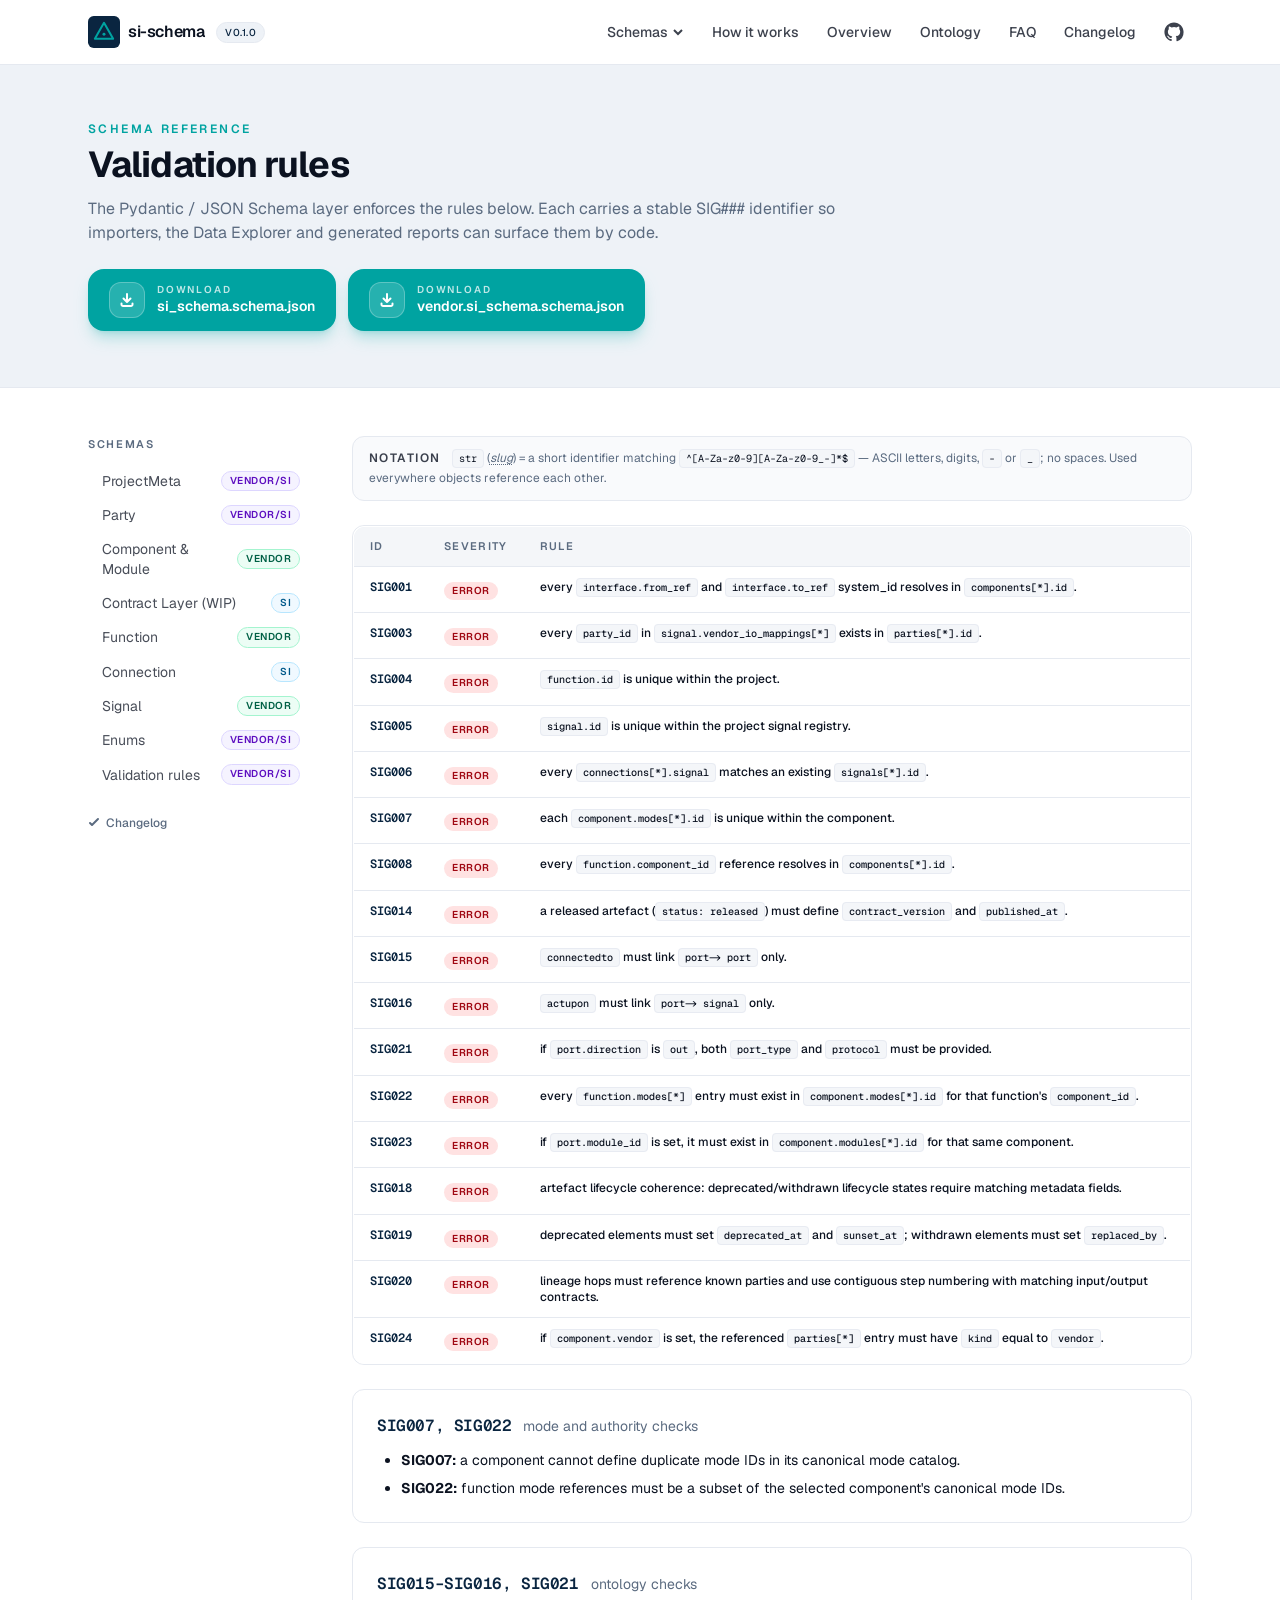
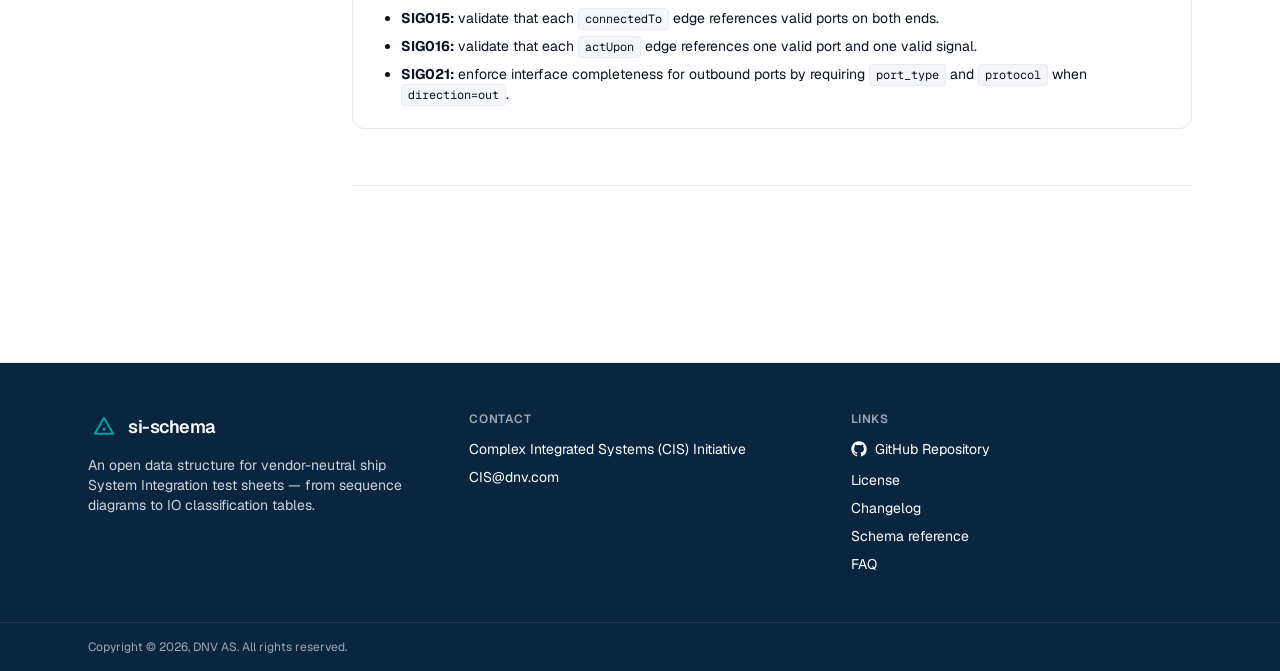
<file: validation.html>
<!doctype html>
<html lang="en">
	<head>
		<meta charset="utf-8" />
		<meta name="viewport" content="width=device-width, initial-scale=1" />
		<link rel="icon" type="image/svg+xml" href="./favicon.svg" />
		<meta name="description" content="si-schema — Open data structure for ship System Integration test sheets." />
		<link href="./_app/immutable/entry/start.CuXnZJ9Y.js" rel="modulepreload">
		<link href="./_app/immutable/chunks/BxZrU992.js" rel="modulepreload">
		<link href="./_app/immutable/chunks/9NZrLWms.js" rel="modulepreload">
		<link href="./_app/immutable/chunks/CHFEj7fB.js" rel="modulepreload">
		<link href="./_app/immutable/chunks/DK2OlqUA.js" rel="modulepreload">
		<link href="./_app/immutable/entry/app.CKg3zcY4.js" rel="modulepreload">
		<link href="./_app/immutable/chunks/Bzak7iHL.js" rel="modulepreload">
		<link href="./_app/immutable/chunks/LcYT14ve.js" rel="modulepreload">
		<link href="./_app/immutable/chunks/BVvnBB_Y.js" rel="modulepreload">
		<link href="./_app/immutable/chunks/CQ4sIRrD.js" rel="modulepreload">
		<link href="./_app/immutable/chunks/ezkT35Eb.js" rel="modulepreload">
		<link href="./_app/immutable/nodes/0.C39Bca4g.js" rel="modulepreload">
		<link href="./_app/immutable/chunks/BcMk1iwd.js" rel="modulepreload">
		<link href="./_app/immutable/chunks/CISqMbG2.js" rel="modulepreload">
		<link href="./_app/immutable/chunks/DSDNSyjs.js" rel="modulepreload">
		<link href="./_app/immutable/chunks/z_0ixGaa.js" rel="modulepreload">
		<link href="./_app/immutable/nodes/14.blknPZc0.js" rel="modulepreload">
		<link href="./_app/immutable/chunks/Dv5_CYsY.js" rel="modulepreload">
		<link href="./_app/immutable/chunks/GytRlRZy.js" rel="modulepreload">
		<!--qew3ys--><!----><title>Validation rules · si-schema</title>
		<link href="./_app/immutable/assets/0.B2nEp3z1.css" rel="stylesheet">
	</head>
	<body data-sveltekit-preload-data="hover" class="min-h-screen bg-background text-foreground antialiased">
		<div style="display: contents"><!--[--><!--[0--><!--[--><div class="flex min-h-screen flex-col"><header class="sticky top-0 z-40 w-full transition-[background-color,border-color,backdrop-filter,color] duration-300 border-b border-border bg-background/90 text-foreground backdrop-blur"><div class="mx-auto flex h-16 max-w-6xl items-center justify-between px-4 sm:px-6"><a href="./" class="flex items-center gap-2" aria-label="Home"><img src="./logo.svg" alt="" class="h-8 w-8"/> <span class="text-base font-semibold tracking-tight">si-schema</span> <span class="ml-1 rounded-full px-2 py-0.5 text-[10px] font-medium uppercase tracking-wider transition border border-border bg-secondary text-secondary-foreground">v0.1.0</span></a> <nav class="hidden items-center gap-1 md:flex"><div class="group relative"><button class="inline-flex items-center gap-1 rounded-md px-3 py-2 text-sm font-medium transition text-foreground/80 hover:bg-secondary hover:text-foreground">Schemas <svg class="h-3 w-3" viewBox="0 0 12 12" fill="none" stroke="currentColor" stroke-width="2"><path d="M2 4l4 4 4-4"></path></svg></button> <div class="invisible absolute left-0 top-full pt-2 opacity-0 transition group-hover:visible group-hover:opacity-100"><div class="w-72 rounded-lg border border-border bg-card p-2 text-card-foreground shadow-lg"><!--[--><a href="/si-schema/project_meta" class="block rounded-md px-3 py-2 text-foreground hover:bg-secondary hover:text-foreground"><div class="flex items-center gap-2"><div class="text-sm font-medium">ProjectMeta</div> <span class="inline-flex rounded-full border px-2 py-0.5 text-[10px] font-semibold uppercase tracking-wider border-violet-200 bg-violet-50 text-violet-800">Vendor/SI</span></div> <div class="text-xs text-muted-foreground">Top-level project identifiers and schema version.</div></a><a href="/si-schema/party" class="block rounded-md px-3 py-2 text-foreground hover:bg-secondary hover:text-foreground"><div class="flex items-center gap-2"><div class="text-sm font-medium">Party</div> <span class="inline-flex rounded-full border px-2 py-0.5 text-[10px] font-semibold uppercase tracking-wider border-violet-200 bg-violet-50 text-violet-800">Vendor/SI</span></div> <div class="text-xs text-muted-foreground">Project parties (vendor, integrator, owner) identified by kind.</div></a><a href="/si-schema/system" class="block rounded-md px-3 py-2 text-foreground hover:bg-secondary hover:text-foreground"><div class="flex items-center gap-2"><div class="text-sm font-medium">Component &amp; Module</div> <span class="inline-flex rounded-full border px-2 py-0.5 text-[10px] font-semibold uppercase tracking-wider border-emerald-200 bg-emerald-50 text-emerald-800">Vendor</span></div> <div class="text-xs text-muted-foreground">Component hierarchy and implementation modules.</div></a><a href="/si-schema/contract" class="block rounded-md px-3 py-2 text-foreground hover:bg-secondary hover:text-foreground"><div class="flex items-center gap-2"><div class="text-sm font-medium">Contract Layer (WIP)</div> <span class="inline-flex rounded-full border px-2 py-0.5 text-[10px] font-semibold uppercase tracking-wider border-sky-200 bg-sky-50 text-sky-800">SI</span></div> <div class="text-xs text-muted-foreground">Work in progress — artefact, interfaces, protocol bindings, mode/authority, alarms, acceptance and lineages.</div></a><a href="/si-schema/function" class="block rounded-md px-3 py-2 text-foreground hover:bg-secondary hover:text-foreground"><div class="flex items-center gap-2"><div class="text-sm font-medium">Function</div> <span class="inline-flex rounded-full border px-2 py-0.5 text-[10px] font-semibold uppercase tracking-wider border-emerald-200 bg-emerald-50 text-emerald-800">Vendor</span></div> <div class="text-xs text-muted-foreground">One full test-sheet page.</div></a><a href="/si-schema/connection" class="block rounded-md px-3 py-2 text-foreground hover:bg-secondary hover:text-foreground"><div class="flex items-center gap-2"><div class="text-sm font-medium">Connection</div> <span class="inline-flex rounded-full border px-2 py-0.5 text-[10px] font-semibold uppercase tracking-wider border-sky-200 bg-sky-50 text-sky-800">SI</span></div> <div class="text-xs text-muted-foreground">Direct port-to-port edges carrying one signal each.</div></a><a href="/si-schema/signal" class="block rounded-md px-3 py-2 text-foreground hover:bg-secondary hover:text-foreground"><div class="flex items-center gap-2"><div class="text-sm font-medium">Signal</div> <span class="inline-flex rounded-full border px-2 py-0.5 text-[10px] font-semibold uppercase tracking-wider border-emerald-200 bg-emerald-50 text-emerald-800">Vendor</span></div> <div class="text-xs text-muted-foreground">One row in the IO classification table.</div></a><a href="/si-schema/enums" class="block rounded-md px-3 py-2 text-foreground hover:bg-secondary hover:text-foreground"><div class="flex items-center gap-2"><div class="text-sm font-medium">Enums</div> <span class="inline-flex rounded-full border px-2 py-0.5 text-[10px] font-semibold uppercase tracking-wider border-violet-200 bg-violet-50 text-violet-800">Vendor/SI</span></div> <div class="text-xs text-muted-foreground">Categories, link types, data types and subtypes.</div></a><a href="/si-schema/validation" class="block rounded-md px-3 py-2 text-foreground hover:bg-secondary hover:text-foreground"><div class="flex items-center gap-2"><div class="text-sm font-medium">Validation rules</div> <span class="inline-flex rounded-full border px-2 py-0.5 text-[10px] font-semibold uppercase tracking-wider border-violet-200 bg-violet-50 text-violet-800">Vendor/SI</span></div> <div class="text-xs text-muted-foreground">SIG001 – SIG024: cross-reference, ontology, mode-subset, and module-ownership checks.</div></a><!--]--></div></div></div> <!--[--><a href="/si-schema/#how-it-works" class="rounded-md px-3 py-2 text-sm font-medium transition text-foreground/80 hover:bg-secondary hover:text-foreground">How it works</a><a href="/si-schema/#schemas" class="rounded-md px-3 py-2 text-sm font-medium transition text-foreground/80 hover:bg-secondary hover:text-foreground">Overview</a><a href="/si-schema/ontology" class="rounded-md px-3 py-2 text-sm font-medium transition text-foreground/80 hover:bg-secondary hover:text-foreground">Ontology</a><a href="/si-schema/#faq" class="rounded-md px-3 py-2 text-sm font-medium transition text-foreground/80 hover:bg-secondary hover:text-foreground">FAQ</a><a href="/si-schema/changelog" class="rounded-md px-3 py-2 text-sm font-medium transition text-foreground/80 hover:bg-secondary hover:text-foreground">Changelog</a><!--]--> <a href="https://github.com/dnv-opensource/si-schema" target="_blank" rel="noopener noreferrer" class="ml-1 inline-flex h-9 w-9 items-center justify-center rounded-md transition text-foreground/80 hover:bg-secondary hover:text-foreground" aria-label="GitHub repository"><svg class="h-5 w-5" viewBox="0 0 24 24" fill="currentColor" aria-hidden="true"><path fill-rule="evenodd" clip-rule="evenodd" d="M12 .5C5.65.5.5 5.65.5 12c0 5.08 3.29 9.39 7.86 10.91.58.11.79-.25.79-.55v-2c-3.2.7-3.88-1.37-3.88-1.37-.52-1.32-1.27-1.67-1.27-1.67-1.04-.71.08-.7.08-.7 1.15.08 1.76 1.18 1.76 1.18 1.03 1.76 2.69 1.25 3.35.96.1-.74.4-1.25.73-1.54-2.55-.29-5.24-1.28-5.24-5.7 0-1.26.45-2.29 1.18-3.1-.12-.29-.51-1.47.11-3.06 0 0 .97-.31 3.18 1.18a11 11 0 0 1 5.78 0c2.21-1.5 3.18-1.18 3.18-1.18.63 1.59.24 2.77.12 3.06.74.81 1.18 1.84 1.18 3.1 0 4.43-2.69 5.41-5.25 5.69.41.36.78 1.07.78 2.16v3.2c0 .31.21.67.8.55A11.5 11.5 0 0 0 23.5 12C23.5 5.65 18.35.5 12 .5Z"></path></svg></a></nav> <button class="inline-flex items-center justify-center rounded-md p-2 md:hidden" aria-label="Toggle menu"><svg class="h-5 w-5" viewBox="0 0 24 24" fill="none" stroke="currentColor" stroke-width="2"><path d="M3 6h18M3 12h18M3 18h18"></path></svg></button></div> <!--[-1--><!--]--></header><!----> <main class="flex-1"><!--[--><section class="border-b border-border bg-secondary"><div class="mx-auto max-w-6xl px-4 py-10 sm:px-6 md:py-14"><div class="flex flex-wrap items-end justify-between gap-6"><div><div class="text-xs font-semibold uppercase tracking-[0.2em] text-accent">Schema reference</div> <h1 class="mt-2 text-3xl font-bold tracking-tight md:text-4xl">Validation rules</h1> <!--[0--><p class="mt-3 max-w-3xl text-muted-foreground">The Pydantic / JSON Schema layer enforces the rules below. Each carries a stable SIG### identifier so importers, the Data Explorer and generated reports can surface them by code.</p><!--]--></div> <div class="flex flex-wrap gap-3"><!--[--><a href="./si_schema.schema.json" download="" class="group inline-flex items-center gap-3 rounded-2xl border border-accent/30 bg-accent px-5 py-3 text-accent-foreground shadow-lg shadow-accent/25 transition hover:-translate-y-0.5 hover:bg-accent/95 hover:shadow-xl" aria-label="Download si_schema.schema.json"><span class="inline-flex h-9 w-9 items-center justify-center rounded-xl bg-white/15 ring-1 ring-inset ring-white/25"><svg class="h-4 w-4" viewBox="0 0 16 16" fill="none" stroke="currentColor" stroke-width="2"><path d="M8 2v8m0 0L4.5 6.5M8 10l3.5-3.5" stroke-linecap="round" stroke-linejoin="round"></path><path d="M2.5 11.5v1A1.5 1.5 0 0 0 4 14h8a1.5 1.5 0 0 0 1.5-1.5v-1" stroke-linecap="round"></path></svg></span> <span class="flex flex-col items-start leading-tight"><span class="text-[10px] font-semibold uppercase tracking-[0.18em] text-white/75">Download</span> <span class="text-sm font-semibold">si_schema.schema.json</span></span></a><a href="./vendor.si_schema.schema.json" download="" class="group inline-flex items-center gap-3 rounded-2xl border border-accent/30 bg-accent px-5 py-3 text-accent-foreground shadow-lg shadow-accent/25 transition hover:-translate-y-0.5 hover:bg-accent/95 hover:shadow-xl" aria-label="Download vendor.si_schema.schema.json"><span class="inline-flex h-9 w-9 items-center justify-center rounded-xl bg-white/15 ring-1 ring-inset ring-white/25"><svg class="h-4 w-4" viewBox="0 0 16 16" fill="none" stroke="currentColor" stroke-width="2"><path d="M8 2v8m0 0L4.5 6.5M8 10l3.5-3.5" stroke-linecap="round" stroke-linejoin="round"></path><path d="M2.5 11.5v1A1.5 1.5 0 0 0 4 14h8a1.5 1.5 0 0 0 1.5-1.5v-1" stroke-linecap="round"></path></svg></span> <span class="flex flex-col items-start leading-tight"><span class="text-[10px] font-semibold uppercase tracking-[0.18em] text-white/75">Download</span> <span class="text-sm font-semibold">vendor.si_schema.schema.json</span></span></a><!--]--></div></div></div></section> <div class="mx-auto grid max-w-6xl gap-10 px-4 py-10 sm:px-6 md:grid-cols-[14rem_minmax(0,1fr)] md:py-12"><aside class="md:sticky md:top-20 md:self-start"><label class="block md:hidden"><span class="text-xs font-semibold uppercase tracking-[0.15em] text-muted-foreground">Schemas</span> <select class="mt-2 w-full rounded-lg border border-border bg-card px-3 py-2 text-sm"><!--[--><option value="/si-schema/project_meta">ProjectMeta</option><option value="/si-schema/party">Party</option><option value="/si-schema/system">Component &amp; Module</option><option value="/si-schema/contract">Contract Layer (WIP)</option><option value="/si-schema/function">Function</option><option value="/si-schema/connection">Connection</option><option value="/si-schema/signal">Signal</option><option value="/si-schema/enums">Enums</option><option value="/si-schema/validation" selected="">Validation rules</option><!--]--></select></label> <nav class="hidden md:block" aria-label="Schema reference navigation"><div class="text-[11px] font-semibold uppercase tracking-[0.15em] text-muted-foreground">Schemas</div> <ul class="mt-3 space-y-0.5"><!--[--><li><a href="/si-schema/project_meta" class="block rounded-lg border-l-2 px-3 py-1.5 text-sm transition border-transparent text-foreground/75 hover:border-border hover:bg-secondary hover:text-foreground"><span class="flex items-center justify-between gap-2"><span>ProjectMeta</span> <span class="inline-flex rounded-full border px-2 py-0.5 text-[10px] font-semibold uppercase tracking-wider border-violet-200 bg-violet-50 text-violet-800">Vendor/SI</span></span></a></li><li><a href="/si-schema/party" class="block rounded-lg border-l-2 px-3 py-1.5 text-sm transition border-transparent text-foreground/75 hover:border-border hover:bg-secondary hover:text-foreground"><span class="flex items-center justify-between gap-2"><span>Party</span> <span class="inline-flex rounded-full border px-2 py-0.5 text-[10px] font-semibold uppercase tracking-wider border-violet-200 bg-violet-50 text-violet-800">Vendor/SI</span></span></a></li><li><a href="/si-schema/system" class="block rounded-lg border-l-2 px-3 py-1.5 text-sm transition border-transparent text-foreground/75 hover:border-border hover:bg-secondary hover:text-foreground"><span class="flex items-center justify-between gap-2"><span>Component &amp; Module</span> <span class="inline-flex rounded-full border px-2 py-0.5 text-[10px] font-semibold uppercase tracking-wider border-emerald-200 bg-emerald-50 text-emerald-800">Vendor</span></span></a></li><li><a href="/si-schema/contract" class="block rounded-lg border-l-2 px-3 py-1.5 text-sm transition border-transparent text-foreground/75 hover:border-border hover:bg-secondary hover:text-foreground"><span class="flex items-center justify-between gap-2"><span>Contract Layer (WIP)</span> <span class="inline-flex rounded-full border px-2 py-0.5 text-[10px] font-semibold uppercase tracking-wider border-sky-200 bg-sky-50 text-sky-800">SI</span></span></a></li><li><a href="/si-schema/function" class="block rounded-lg border-l-2 px-3 py-1.5 text-sm transition border-transparent text-foreground/75 hover:border-border hover:bg-secondary hover:text-foreground"><span class="flex items-center justify-between gap-2"><span>Function</span> <span class="inline-flex rounded-full border px-2 py-0.5 text-[10px] font-semibold uppercase tracking-wider border-emerald-200 bg-emerald-50 text-emerald-800">Vendor</span></span></a></li><li><a href="/si-schema/connection" class="block rounded-lg border-l-2 px-3 py-1.5 text-sm transition border-transparent text-foreground/75 hover:border-border hover:bg-secondary hover:text-foreground"><span class="flex items-center justify-between gap-2"><span>Connection</span> <span class="inline-flex rounded-full border px-2 py-0.5 text-[10px] font-semibold uppercase tracking-wider border-sky-200 bg-sky-50 text-sky-800">SI</span></span></a></li><li><a href="/si-schema/signal" class="block rounded-lg border-l-2 px-3 py-1.5 text-sm transition border-transparent text-foreground/75 hover:border-border hover:bg-secondary hover:text-foreground"><span class="flex items-center justify-between gap-2"><span>Signal</span> <span class="inline-flex rounded-full border px-2 py-0.5 text-[10px] font-semibold uppercase tracking-wider border-emerald-200 bg-emerald-50 text-emerald-800">Vendor</span></span></a></li><li><a href="/si-schema/enums" class="block rounded-lg border-l-2 px-3 py-1.5 text-sm transition border-transparent text-foreground/75 hover:border-border hover:bg-secondary hover:text-foreground"><span class="flex items-center justify-between gap-2"><span>Enums</span> <span class="inline-flex rounded-full border px-2 py-0.5 text-[10px] font-semibold uppercase tracking-wider border-violet-200 bg-violet-50 text-violet-800">Vendor/SI</span></span></a></li><li><a href="/si-schema/validation" aria-current="page" class="block rounded-lg border-l-2 px-3 py-1.5 text-sm transition border-accent bg-accent/5 font-semibold text-foreground"><span class="flex items-center justify-between gap-2"><span>Validation rules</span> <span class="inline-flex rounded-full border px-2 py-0.5 text-[10px] font-semibold uppercase tracking-wider border-violet-200 bg-violet-50 text-violet-800">Vendor/SI</span></span></a></li><!--]--></ul> <a href="./changelog" class="mt-6 inline-flex items-center gap-1.5 text-xs font-medium text-muted-foreground hover:text-accent"><svg class="h-3 w-3" viewBox="0 0 12 12" fill="none" stroke="currentColor" stroke-width="2"><path d="M10 2L4 8l-2-2" stroke-linecap="round" stroke-linejoin="round"></path></svg> Changelog</a></nav></aside> <article class="min-w-0"><aside class="mb-6 rounded-xl border border-border bg-muted/50 px-4 py-3 text-xs leading-relaxed text-muted-foreground" aria-label="Field-type notation"><span class="font-semibold uppercase tracking-[0.12em] text-foreground/80">Notation</span> <span class="ml-2"><code class="text-foreground">str</code> (<abbr class="type-hint" title="Required format: ASCII letters, digits, '-' or '_'. Must start with a letter or digit. No spaces or other punctuation. Examples: RCS, nav-system, engine_01">slug</abbr>) = a short identifier matching <code>^[A-Za-z0-9][A-Za-z0-9_-]*$</code> — ASCII letters, digits, <code>-</code> or <code>_</code>; no spaces. Used everywhere objects reference each other.</span></aside> <div class="prose-table space-y-6"><div class="overflow-x-auto rounded-xl border border-border bg-card"><table class="w-full text-sm"><thead class="bg-secondary text-left text-xs uppercase tracking-wider text-muted-foreground"><tr><th class="px-4 py-3 font-semibold">ID</th><th class="px-4 py-3 font-semibold">Severity</th><th class="px-4 py-3 font-semibold">Rule</th></tr></thead><tbody class="divide-y divide-border"><!--[--><tr id="sig001" class="align-top"><td class="px-4 py-3 font-mono text-xs font-semibold text-primary"><a href="#sig001" class="hover:underline">SIG001</a></td><td class="px-4 py-3"><span class="inline-flex rounded-full px-2 py-0.5 text-[10px] font-semibold uppercase tracking-wider bg-red-100 text-red-800">error</span></td><td class="px-4 py-3 text-foreground"><!--[--><!--[-1-->Every <!--]--><!--[0--><code>interface.from_ref</code><!--]--><!--[-1--> and <!--]--><!--[0--><code>interface.to_ref</code><!--]--><!--[-1--> system_id resolves in <!--]--><!--[0--><code>components[*].id</code><!--]--><!--[-1-->.<!--]--><!--]--></td></tr><tr id="sig003" class="align-top"><td class="px-4 py-3 font-mono text-xs font-semibold text-primary"><a href="#sig003" class="hover:underline">SIG003</a></td><td class="px-4 py-3"><span class="inline-flex rounded-full px-2 py-0.5 text-[10px] font-semibold uppercase tracking-wider bg-red-100 text-red-800">error</span></td><td class="px-4 py-3 text-foreground"><!--[--><!--[-1-->Every <!--]--><!--[0--><code>party_id</code><!--]--><!--[-1--> in <!--]--><!--[0--><code>signal.vendor_io_mappings[*]</code><!--]--><!--[-1--> exists in <!--]--><!--[0--><code>parties[*].id</code><!--]--><!--[-1-->.<!--]--><!--]--></td></tr><tr id="sig004" class="align-top"><td class="px-4 py-3 font-mono text-xs font-semibold text-primary"><a href="#sig004" class="hover:underline">SIG004</a></td><td class="px-4 py-3"><span class="inline-flex rounded-full px-2 py-0.5 text-[10px] font-semibold uppercase tracking-wider bg-red-100 text-red-800">error</span></td><td class="px-4 py-3 text-foreground"><!--[--><!--[0--><code>function.id</code><!--]--><!--[-1--> is unique within the project.<!--]--><!--]--></td></tr><tr id="sig005" class="align-top"><td class="px-4 py-3 font-mono text-xs font-semibold text-primary"><a href="#sig005" class="hover:underline">SIG005</a></td><td class="px-4 py-3"><span class="inline-flex rounded-full px-2 py-0.5 text-[10px] font-semibold uppercase tracking-wider bg-red-100 text-red-800">error</span></td><td class="px-4 py-3 text-foreground"><!--[--><!--[0--><code>signal.id</code><!--]--><!--[-1--> is unique within the project signal registry.<!--]--><!--]--></td></tr><tr id="sig006" class="align-top"><td class="px-4 py-3 font-mono text-xs font-semibold text-primary"><a href="#sig006" class="hover:underline">SIG006</a></td><td class="px-4 py-3"><span class="inline-flex rounded-full px-2 py-0.5 text-[10px] font-semibold uppercase tracking-wider bg-red-100 text-red-800">error</span></td><td class="px-4 py-3 text-foreground"><!--[--><!--[-1-->Every <!--]--><!--[0--><code>connections[*].signal</code><!--]--><!--[-1--> matches an existing <!--]--><!--[0--><code>signals[*].id</code><!--]--><!--[-1-->.<!--]--><!--]--></td></tr><tr id="sig007" class="align-top"><td class="px-4 py-3 font-mono text-xs font-semibold text-primary"><a href="#sig007" class="hover:underline">SIG007</a></td><td class="px-4 py-3"><span class="inline-flex rounded-full px-2 py-0.5 text-[10px] font-semibold uppercase tracking-wider bg-red-100 text-red-800">error</span></td><td class="px-4 py-3 text-foreground"><!--[--><!--[-1-->Each <!--]--><!--[0--><code>component.modes[*].id</code><!--]--><!--[-1--> is unique within the component.<!--]--><!--]--></td></tr><tr id="sig008" class="align-top"><td class="px-4 py-3 font-mono text-xs font-semibold text-primary"><a href="#sig008" class="hover:underline">SIG008</a></td><td class="px-4 py-3"><span class="inline-flex rounded-full px-2 py-0.5 text-[10px] font-semibold uppercase tracking-wider bg-red-100 text-red-800">error</span></td><td class="px-4 py-3 text-foreground"><!--[--><!--[-1-->Every <!--]--><!--[0--><code>function.component_id</code><!--]--><!--[-1--> reference resolves in <!--]--><!--[0--><code>components[*].id</code><!--]--><!--[-1-->.<!--]--><!--]--></td></tr><tr id="sig014" class="align-top"><td class="px-4 py-3 font-mono text-xs font-semibold text-primary"><a href="#sig014" class="hover:underline">SIG014</a></td><td class="px-4 py-3"><span class="inline-flex rounded-full px-2 py-0.5 text-[10px] font-semibold uppercase tracking-wider bg-red-100 text-red-800">error</span></td><td class="px-4 py-3 text-foreground"><!--[--><!--[-1-->A released artefact (<!--]--><!--[0--><code>status: released</code><!--]--><!--[-1-->) must define <!--]--><!--[0--><code>contract_version</code><!--]--><!--[-1--> and <!--]--><!--[0--><code>published_at</code><!--]--><!--[-1-->.<!--]--><!--]--></td></tr><tr id="sig015" class="align-top"><td class="px-4 py-3 font-mono text-xs font-semibold text-primary"><a href="#sig015" class="hover:underline">SIG015</a></td><td class="px-4 py-3"><span class="inline-flex rounded-full px-2 py-0.5 text-[10px] font-semibold uppercase tracking-wider bg-red-100 text-red-800">error</span></td><td class="px-4 py-3 text-foreground"><!--[--><!--[0--><code>connectedTo</code><!--]--><!--[-1--> must link <!--]--><!--[0--><code>Port -> Port</code><!--]--><!--[-1--> only.<!--]--><!--]--></td></tr><tr id="sig016" class="align-top"><td class="px-4 py-3 font-mono text-xs font-semibold text-primary"><a href="#sig016" class="hover:underline">SIG016</a></td><td class="px-4 py-3"><span class="inline-flex rounded-full px-2 py-0.5 text-[10px] font-semibold uppercase tracking-wider bg-red-100 text-red-800">error</span></td><td class="px-4 py-3 text-foreground"><!--[--><!--[0--><code>actUpon</code><!--]--><!--[-1--> must link <!--]--><!--[0--><code>Port -> Signal</code><!--]--><!--[-1--> only.<!--]--><!--]--></td></tr><tr id="sig021" class="align-top"><td class="px-4 py-3 font-mono text-xs font-semibold text-primary"><a href="#sig021" class="hover:underline">SIG021</a></td><td class="px-4 py-3"><span class="inline-flex rounded-full px-2 py-0.5 text-[10px] font-semibold uppercase tracking-wider bg-red-100 text-red-800">error</span></td><td class="px-4 py-3 text-foreground"><!--[--><!--[-1-->If <!--]--><!--[0--><code>port.direction</code><!--]--><!--[-1--> is <!--]--><!--[0--><code>out</code><!--]--><!--[-1-->, both <!--]--><!--[0--><code>port_type</code><!--]--><!--[-1--> and <!--]--><!--[0--><code>protocol</code><!--]--><!--[-1--> must be provided.<!--]--><!--]--></td></tr><tr id="sig022" class="align-top"><td class="px-4 py-3 font-mono text-xs font-semibold text-primary"><a href="#sig022" class="hover:underline">SIG022</a></td><td class="px-4 py-3"><span class="inline-flex rounded-full px-2 py-0.5 text-[10px] font-semibold uppercase tracking-wider bg-red-100 text-red-800">error</span></td><td class="px-4 py-3 text-foreground"><!--[--><!--[-1-->Every <!--]--><!--[0--><code>function.modes[*]</code><!--]--><!--[-1--> entry must exist in <!--]--><!--[0--><code>component.modes[*].id</code><!--]--><!--[-1--> for that function's <!--]--><!--[0--><code>component_id</code><!--]--><!--[-1-->.<!--]--><!--]--></td></tr><tr id="sig023" class="align-top"><td class="px-4 py-3 font-mono text-xs font-semibold text-primary"><a href="#sig023" class="hover:underline">SIG023</a></td><td class="px-4 py-3"><span class="inline-flex rounded-full px-2 py-0.5 text-[10px] font-semibold uppercase tracking-wider bg-red-100 text-red-800">error</span></td><td class="px-4 py-3 text-foreground"><!--[--><!--[-1-->If <!--]--><!--[0--><code>port.module_id</code><!--]--><!--[-1--> is set, it must exist in <!--]--><!--[0--><code>component.modules[*].id</code><!--]--><!--[-1--> for that same component.<!--]--><!--]--></td></tr><tr id="sig018" class="align-top"><td class="px-4 py-3 font-mono text-xs font-semibold text-primary"><a href="#sig018" class="hover:underline">SIG018</a></td><td class="px-4 py-3"><span class="inline-flex rounded-full px-2 py-0.5 text-[10px] font-semibold uppercase tracking-wider bg-red-100 text-red-800">error</span></td><td class="px-4 py-3 text-foreground"><!--[--><!--[-1-->Artefact lifecycle coherence: deprecated/withdrawn lifecycle states require matching metadata fields.<!--]--><!--]--></td></tr><tr id="sig019" class="align-top"><td class="px-4 py-3 font-mono text-xs font-semibold text-primary"><a href="#sig019" class="hover:underline">SIG019</a></td><td class="px-4 py-3"><span class="inline-flex rounded-full px-2 py-0.5 text-[10px] font-semibold uppercase tracking-wider bg-red-100 text-red-800">error</span></td><td class="px-4 py-3 text-foreground"><!--[--><!--[-1-->Deprecated elements must set <!--]--><!--[0--><code>deprecated_at</code><!--]--><!--[-1--> and <!--]--><!--[0--><code>sunset_at</code><!--]--><!--[-1-->; withdrawn elements must set <!--]--><!--[0--><code>replaced_by</code><!--]--><!--[-1-->.<!--]--><!--]--></td></tr><tr id="sig020" class="align-top"><td class="px-4 py-3 font-mono text-xs font-semibold text-primary"><a href="#sig020" class="hover:underline">SIG020</a></td><td class="px-4 py-3"><span class="inline-flex rounded-full px-2 py-0.5 text-[10px] font-semibold uppercase tracking-wider bg-red-100 text-red-800">error</span></td><td class="px-4 py-3 text-foreground"><!--[--><!--[-1-->Lineage hops must reference known parties and use contiguous step numbering with matching input/output contracts.<!--]--><!--]--></td></tr><tr id="sig024" class="align-top"><td class="px-4 py-3 font-mono text-xs font-semibold text-primary"><a href="#sig024" class="hover:underline">SIG024</a></td><td class="px-4 py-3"><span class="inline-flex rounded-full px-2 py-0.5 text-[10px] font-semibold uppercase tracking-wider bg-red-100 text-red-800">error</span></td><td class="px-4 py-3 text-foreground"><!--[--><!--[-1-->If <!--]--><!--[0--><code>component.vendor</code><!--]--><!--[-1--> is set, the referenced <!--]--><!--[0--><code>parties[*]</code><!--]--><!--[-1--> entry must have <!--]--><!--[0--><code>kind</code><!--]--><!--[-1--> equal to <!--]--><!--[0--><code>vendor</code><!--]--><!--[-1-->.<!--]--><!--]--></td></tr><!--]--></tbody></table></div> <section id="sig007plus" class="rounded-xl border border-border bg-card p-6"><div class="flex items-baseline gap-3"><h2 class="font-mono text-base font-semibold text-primary">SIG007, SIG022</h2> <span class="text-sm text-muted-foreground">mode and authority checks</span></div> <ul class="mt-3 list-disc space-y-2 pl-6 text-sm"><li><strong>SIG007:</strong> a component cannot define duplicate mode IDs in its canonical mode catalog.</li> <li><strong>SIG022:</strong> function mode references must be a subset of the selected component's canonical mode
				IDs.</li></ul></section> <section id="sig015plus" class="rounded-xl border border-border bg-card p-6"><div class="flex items-baseline gap-3"><h2 class="font-mono text-base font-semibold text-primary">SIG015–SIG016, SIG021</h2> <span class="text-sm text-muted-foreground">ontology checks</span></div> <ul class="mt-3 list-disc space-y-2 pl-6 text-sm"><li><strong>SIG015:</strong> validate that each <code>connectedTo</code> edge references valid ports on both ends.</li> <li><strong>SIG016:</strong> validate that each <code>actUpon</code> edge references one valid port and one valid
				signal.</li> <li><strong>SIG021:</strong> enforce interface completeness for outbound ports by requiring <code>port_type</code> and <code>protocol</code> when <code>direction=out</code>.</li></ul></section><!----></div> <nav class="mt-14 grid gap-3 border-t border-border pt-8 sm:grid-cols-2" aria-label="Schema page navigation"><!--[0--><a href="/si-schema/enums" class="group flex flex-col rounded-xl border border-border bg-card px-5 py-4 transition hover:-translate-y-0.5 hover:border-accent hover:shadow-md"><span class="flex items-center gap-1.5 text-[11px] font-semibold uppercase tracking-[0.15em] text-muted-foreground"><svg class="h-3 w-3" viewBox="0 0 12 12" fill="none" stroke="currentColor" stroke-width="2"><path d="M8 2L4 6l4 4" stroke-linecap="round" stroke-linejoin="round"></path></svg> Previous</span> <span class="mt-1 text-sm font-semibold text-foreground group-hover:text-accent">Enums</span></a><!--]--> <!--[-1--><!--]--></nav></article></div><!--]--><!----></main> <footer class="mt-24 border-t border-border bg-primary text-primary-foreground"><div class="mx-auto grid max-w-6xl gap-10 px-4 py-12 sm:px-6 md:grid-cols-3"><div><div class="flex items-center gap-2"><img src="./logo.svg" alt="" class="h-8 w-8"/> <span class="text-lg font-semibold tracking-tight">si-schema</span></div> <p class="mt-3 max-w-sm text-sm text-primary-foreground/80">An open data structure for vendor-neutral ship System Integration test sheets — from sequence diagrams
				to IO classification tables.</p></div> <div><h4 class="text-xs font-semibold uppercase tracking-wider text-primary-foreground/60">Contact</h4> <ul class="mt-3 space-y-2 text-sm"><li>Complex Integrated Systems (CIS) Initiative</li> <li><a class="underline-offset-4 hover:underline" href="mailto:CIS@dnv.com">CIS@dnv.com</a></li></ul></div> <div><h4 class="text-xs font-semibold uppercase tracking-wider text-primary-foreground/60">Links</h4> <ul class="mt-3 space-y-2 text-sm"><li><a class="inline-flex items-center gap-2 underline-offset-4 hover:underline" href="https://github.com/dnv-opensource/si-schema" target="_blank" rel="noopener noreferrer"><svg class="h-4 w-4" viewBox="0 0 24 24" fill="currentColor" aria-hidden="true"><path fill-rule="evenodd" clip-rule="evenodd" d="M12 .5C5.65.5.5 5.65.5 12c0 5.08 3.29 9.39 7.86 10.91.58.11.79-.25.79-.55v-2c-3.2.7-3.88-1.37-3.88-1.37-.52-1.32-1.27-1.67-1.27-1.67-1.04-.71.08-.7.08-.7 1.15.08 1.76 1.18 1.76 1.18 1.03 1.76 2.69 1.25 3.35.96.1-.74.4-1.25.73-1.54-2.55-.29-5.24-1.28-5.24-5.7 0-1.26.45-2.29 1.18-3.1-.12-.29-.51-1.47.11-3.06 0 0 .97-.31 3.18 1.18a11 11 0 0 1 5.78 0c2.21-1.5 3.18-1.18 3.18-1.18.63 1.59.24 2.77.12 3.06.74.81 1.18 1.84 1.18 3.1 0 4.43-2.69 5.41-5.25 5.69.41.36.78 1.07.78 2.16v3.2c0 .31.21.67.8.55A11.5 11.5 0 0 0 23.5 12C23.5 5.65 18.35.5 12 .5Z"></path></svg> GitHub Repository</a></li> <li><a class="underline-offset-4 hover:underline" href="https://github.com/dnv-opensource/si-schema/blob/main/LICENSE.md" target="_blank" rel="noopener noreferrer">License</a></li> <li><a class="underline-offset-4 hover:underline" href="./changelog">Changelog</a></li> <li><a class="underline-offset-4 hover:underline" href="./#schemas">Schema reference</a></li> <li><a class="underline-offset-4 hover:underline" href="./#faq">FAQ</a></li></ul></div></div> <div class="border-t border-white/10"><div class="mx-auto max-w-6xl px-4 py-4 text-xs text-primary-foreground/60 sm:px-6">Copyright © 2026, DNV AS. All rights reserved.</div></div></footer><!----></div><!--]--><!--]--> <!--[-1--><!--]--><!--]-->
			
			<script>
				{
					__sveltekit_oq3me6 = {
						base: new URL(".", location).pathname.slice(0, -1),
						assets: "/si-schema"
					};

					const element = document.currentScript.parentElement;

					Promise.all([
						import("./_app/immutable/entry/start.CuXnZJ9Y.js"),
						import("./_app/immutable/entry/app.CKg3zcY4.js")
					]).then(([kit, app]) => {
						kit.start(app, element, {
							node_ids: [0, 14],
							data: [null,null],
							form: null,
							error: null
						});
					});
				}
			</script>
		</div>
	</body>
</html>
</file>
<file: _app/immutable/assets/YamlBlock.D6mm86NV.css>
.yaml-block.svelte-150n1a0{margin:1.5rem 0;border-radius:.75rem;overflow:hidden;border:1px solid color-mix(in srgb,#ffffff 14%,transparent);background:#0a0d12}.yaml-block__chrome.svelte-150n1a0{display:flex;align-items:center;justify-content:space-between;padding:.45rem .75rem;background:#0f131a;border-bottom:1px solid color-mix(in srgb,#ffffff 12%,transparent);color:color-mix(in srgb,#ffffff 72%,transparent);font-family:var(--font-sans)}.yaml-block__filename.svelte-150n1a0{display:inline-flex;align-items:center;font-size:.76rem;font-weight:500;color:color-mix(in srgb,#ffffff 90%,transparent);font-feature-settings:"tnum"}.yaml-block__lang.svelte-150n1a0{font-size:.62rem;font-weight:700;letter-spacing:.1em;text-transform:uppercase;padding:.16rem .45rem;border-radius:9999px;background:color-mix(in srgb,var(--color-accent) 20%,#0a0d12);color:color-mix(in srgb,var(--color-accent) 88%,#ffffff 12%)}.yaml-block__code.svelte-150n1a0{margin:0;padding:.9rem 1rem;overflow-x:auto;color:#e8edf5;background:transparent;font-family:var(--font-mono);font-size:.84rem;line-height:1.62;font-feature-settings:"tnum","zero","ss03";border:none;border-radius:0}.yaml-block__code.svelte-150n1a0 code:where(.svelte-150n1a0){background:transparent;padding:0;border:0;color:inherit}
</file>
<file: _app/immutable/assets/0.B2nEp3z1.css>
/*! tailwindcss v4.3.0 | MIT License | https://tailwindcss.com */@layer properties{@supports (((-webkit-hyphens:none)) and (not (margin-trim:inline))) or ((-moz-orient:inline) and (not (color:rgb(from red r g b)))){*,:before,:after,::backdrop{--tw-translate-x:0;--tw-translate-y:0;--tw-translate-z:0;--tw-scale-x:1;--tw-scale-y:1;--tw-scale-z:1;--tw-rotate-x:initial;--tw-rotate-y:initial;--tw-rotate-z:initial;--tw-skew-x:initial;--tw-skew-y:initial;--tw-space-y-reverse:0;--tw-divide-y-reverse:0;--tw-border-style:solid;--tw-leading:initial;--tw-font-weight:initial;--tw-tracking:initial;--tw-ordinal:initial;--tw-slashed-zero:initial;--tw-numeric-figure:initial;--tw-numeric-spacing:initial;--tw-numeric-fraction:initial;--tw-shadow:0 0 #0000;--tw-shadow-color:initial;--tw-shadow-alpha:100%;--tw-inset-shadow:0 0 #0000;--tw-inset-shadow-color:initial;--tw-inset-shadow-alpha:100%;--tw-ring-color:initial;--tw-ring-shadow:0 0 #0000;--tw-inset-ring-color:initial;--tw-inset-ring-shadow:0 0 #0000;--tw-ring-inset:initial;--tw-ring-offset-width:0px;--tw-ring-offset-color:#fff;--tw-ring-offset-shadow:0 0 #0000;--tw-blur:initial;--tw-brightness:initial;--tw-contrast:initial;--tw-grayscale:initial;--tw-hue-rotate:initial;--tw-invert:initial;--tw-opacity:initial;--tw-saturate:initial;--tw-sepia:initial;--tw-drop-shadow:initial;--tw-drop-shadow-color:initial;--tw-drop-shadow-alpha:100%;--tw-drop-shadow-size:initial;--tw-backdrop-blur:initial;--tw-backdrop-brightness:initial;--tw-backdrop-contrast:initial;--tw-backdrop-grayscale:initial;--tw-backdrop-hue-rotate:initial;--tw-backdrop-invert:initial;--tw-backdrop-opacity:initial;--tw-backdrop-saturate:initial;--tw-backdrop-sepia:initial;--tw-duration:initial}}}@layer theme{:root,:host{--font-sans:"Geist Variable", "Inter Variable", ui-sans-serif, system-ui, -apple-system, BlinkMacSystemFont, "Segoe UI", sans-serif;--font-mono:"Geist Mono Variable", ui-monospace, SFMono-Regular, Menlo, Monaco, Consolas, monospace;--color-red-100:oklch(93.6% .032 17.717);--color-red-800:oklch(44.4% .177 26.899);--color-amber-50:oklch(98.7% .022 95.277);--color-amber-100:oklch(96.2% .059 95.617);--color-amber-300:oklch(87.9% .169 91.605);--color-amber-900:oklch(41.4% .112 45.904);--color-amber-950:oklch(27.9% .077 45.635);--color-emerald-50:oklch(97.9% .021 166.113);--color-emerald-200:oklch(90.5% .093 164.15);--color-emerald-800:oklch(43.2% .095 166.913);--color-emerald-950:oklch(26.2% .051 172.552);--color-sky-50:oklch(97.7% .013 236.62);--color-sky-200:oklch(90.1% .058 230.902);--color-sky-800:oklch(44.3% .11 240.79);--color-blue-50:oklch(97% .014 254.604);--color-blue-100:oklch(93.2% .032 255.585);--color-blue-200:oklch(88.2% .059 254.128);--color-blue-800:oklch(42.4% .199 265.638);--color-blue-950:oklch(28.2% .091 267.935);--color-violet-50:oklch(96.9% .016 293.756);--color-violet-200:oklch(89.4% .057 293.283);--color-violet-800:oklch(43.2% .232 292.759);--color-white:#fff;--spacing:.25rem;--container-sm:24rem;--container-2xl:42rem;--container-3xl:48rem;--container-4xl:56rem;--container-6xl:72rem;--text-xs:.75rem;--text-xs--line-height:calc(1 / .75);--text-sm:.875rem;--text-sm--line-height:calc(1.25 / .875);--text-base:1rem;--text-base--line-height: 1.5 ;--text-lg:1.125rem;--text-lg--line-height:calc(1.75 / 1.125);--text-xl:1.25rem;--text-xl--line-height:calc(1.75 / 1.25);--text-2xl:1.5rem;--text-2xl--line-height:calc(2 / 1.5);--text-3xl:1.875rem;--text-3xl--line-height: 1.2 ;--text-4xl:2.25rem;--text-4xl--line-height:calc(2.5 / 2.25);--font-weight-medium:500;--font-weight-semibold:600;--font-weight-bold:700;--tracking-tight:-.025em;--tracking-wider:.05em;--tracking-widest:.1em;--leading-tight:1.25;--leading-snug:1.375;--leading-relaxed:1.625;--radius-md:.375rem;--radius-lg:.5rem;--radius-xl:.75rem;--radius-2xl:1rem;--animate-bounce:bounce 1s infinite;--default-transition-duration:.15s;--default-transition-timing-function:cubic-bezier(.4, 0, .2, 1);--default-font-family:var(--font-sans);--default-mono-font-family:var(--font-mono);--font-display:"Geist Variable", "Inter Variable", ui-sans-serif, system-ui, sans-serif;--color-background:#fff;--color-foreground:#0b1220;--color-muted:#f4f6f9;--color-muted-foreground:#5b6b80;--color-border:#e5e9f0;--color-card:#fff;--color-card-foreground:#0b1220;--color-primary:#0a2540;--color-primary-foreground:#fff;--color-accent:#00a3a1;--color-accent-foreground:#fff;--color-secondary:#eef2f7;--color-secondary-foreground:#0a2540}}@layer base{*,:after,:before,::backdrop{box-sizing:border-box;border:0 solid;margin:0;padding:0}::file-selector-button{box-sizing:border-box;border:0 solid;margin:0;padding:0}html,:host{-webkit-text-size-adjust:100%;-moz-tab-size:4;tab-size:4;line-height:1.5;font-family:var(--default-font-family,ui-sans-serif, system-ui, sans-serif, "Apple Color Emoji", "Segoe UI Emoji", "Segoe UI Symbol", "Noto Color Emoji");font-feature-settings:var(--default-font-feature-settings,normal);font-variation-settings:var(--default-font-variation-settings,normal);-webkit-tap-highlight-color:transparent}hr{height:0;color:inherit;border-top-width:1px}abbr:where([title]){-webkit-text-decoration:underline dotted;text-decoration:underline dotted}h1,h2,h3,h4,h5,h6{font-size:inherit;font-weight:inherit}a{color:inherit;-webkit-text-decoration:inherit;text-decoration:inherit}b,strong{font-weight:bolder}code,kbd,samp,pre{font-family:var(--default-mono-font-family,ui-monospace, SFMono-Regular, Menlo, Monaco, Consolas, "Liberation Mono", "Courier New", monospace);font-feature-settings:var(--default-mono-font-feature-settings,normal);font-variation-settings:var(--default-mono-font-variation-settings,normal);font-size:1em}small{font-size:80%}sub,sup{vertical-align:baseline;font-size:75%;line-height:0;position:relative}sub{bottom:-.25em}sup{top:-.5em}table{text-indent:0;border-color:inherit;border-collapse:collapse}:-moz-focusring{outline:auto}progress{vertical-align:baseline}summary{display:list-item}ol,ul,menu{list-style:none}img,svg,video,canvas,audio,iframe,embed,object{vertical-align:middle;display:block}img,video{max-width:100%;height:auto}button,input,select,optgroup,textarea{font:inherit;font-feature-settings:inherit;font-variation-settings:inherit;letter-spacing:inherit;color:inherit;opacity:1;background-color:#0000;border-radius:0}::file-selector-button{font:inherit;font-feature-settings:inherit;font-variation-settings:inherit;letter-spacing:inherit;color:inherit;opacity:1;background-color:#0000;border-radius:0}:where(select:is([multiple],[size])) optgroup{font-weight:bolder}:where(select:is([multiple],[size])) optgroup option{padding-inline-start:20px}::file-selector-button{margin-inline-end:4px}::placeholder{opacity:1}@supports (not ((-webkit-appearance:-apple-pay-button))) or (contain-intrinsic-size:1px){::placeholder{color:currentColor}@supports (color:color-mix(in lab,red,red)){::placeholder{color:color-mix(in oklab,currentcolor 50%,transparent)}}}textarea{resize:vertical}::-webkit-search-decoration{-webkit-appearance:none}::-webkit-date-and-time-value{min-height:1lh;text-align:inherit}::-webkit-datetime-edit{display:inline-flex}::-webkit-datetime-edit-fields-wrapper{padding:0}::-webkit-datetime-edit{padding-block:0}::-webkit-datetime-edit-year-field{padding-block:0}::-webkit-datetime-edit-month-field{padding-block:0}::-webkit-datetime-edit-day-field{padding-block:0}::-webkit-datetime-edit-hour-field{padding-block:0}::-webkit-datetime-edit-minute-field{padding-block:0}::-webkit-datetime-edit-second-field{padding-block:0}::-webkit-datetime-edit-millisecond-field{padding-block:0}::-webkit-datetime-edit-meridiem-field{padding-block:0}::-webkit-calendar-picker-indicator{line-height:1}:-moz-ui-invalid{box-shadow:none}button,input:where([type=button],[type=reset],[type=submit]){-webkit-appearance:button;-moz-appearance:button;appearance:button}::file-selector-button{-webkit-appearance:button;-moz-appearance:button;appearance:button}::-webkit-inner-spin-button{height:auto}::-webkit-outer-spin-button{height:auto}[hidden]:where(:not([hidden=until-found])){display:none!important}html{scroll-behavior:smooth;-webkit-font-smoothing:antialiased;-moz-osx-font-smoothing:grayscale;text-rendering:optimizelegibility}body{font-family:var(--font-sans);font-feature-settings:"ss03","cv11"}h1,h2,h3,h4{font-family:var(--font-display);letter-spacing:-.025em;font-weight:600}code,pre{font-family:var(--font-mono);font-feature-settings:"ss03","zero"}pre{border-radius:var(--radius-lg);border-style:var(--tw-border-style);border-width:1px;border-color:var(--color-border);background-color:var(--color-muted);padding:calc(var(--spacing) * 4);font-size:var(--text-sm);line-height:var(--tw-leading,var(--text-sm--line-height));--tw-leading:var(--leading-relaxed);line-height:var(--leading-relaxed);overflow-x:auto}:not(pre)>code{background-color:var(--color-muted);padding-inline:calc(var(--spacing) * 1.5);padding-block:calc(var(--spacing) * .5);color:var(--color-foreground);border:1px solid #e5e9f0cc;border-radius:.25rem;font-size:.85em}@supports (color:color-mix(in lab,red,red)){:not(pre)>code{border:1px solid color-mix(in srgb,var(--color-border) 80%,transparent)}}.prose-table table{border-collapse:collapse;border-radius:var(--radius-xl);width:100%;font-size:var(--text-sm);line-height:var(--tw-leading,var(--text-sm--line-height));border:1px solid var(--color-border);background:var(--color-card);overflow:hidden}.prose-table th,.prose-table td{padding-inline:calc(var(--spacing) * 4);padding-block:calc(var(--spacing) * 3);text-align:left;vertical-align:top;border-bottom:1px solid var(--color-border)}.prose-table tr:last-child td{border-bottom:none}.prose-table th{--tw-font-weight:var(--font-weight-semibold);font-size:11px;font-weight:var(--font-weight-semibold);--tw-tracking:.12em;letter-spacing:.12em;color:var(--color-muted-foreground);text-transform:uppercase;background:var(--color-muted)}.prose-table tbody tr:hover{background:#00a3a10a}@supports (color:color-mix(in lab,red,red)){.prose-table tbody tr:hover{background:color-mix(in srgb,var(--color-accent) 4%,transparent)}}.prose-table tbody td:first-child{white-space:nowrap}.prose-table tbody td:first-child code{font-family:var(--font-mono);color:var(--color-primary);background:#0a25400f;font-weight:600}@supports (color:color-mix(in lab,red,red)){.prose-table tbody td:first-child code{background:color-mix(in srgb,var(--color-primary) 6%,transparent)}}.prose-table tbody td:first-child code{border:1px solid #0a25402e}@supports (color:color-mix(in lab,red,red)){.prose-table tbody td:first-child code{border:1px solid color-mix(in srgb,var(--color-primary) 18%,transparent)}}.prose-table tbody td:first-child code{padding:.15rem .5rem}.prose-table tbody td:nth-child(2) code{color:var(--color-accent);background:#00a3a10f}@supports (color:color-mix(in lab,red,red)){.prose-table tbody td:nth-child(2) code{background:color-mix(in srgb,var(--color-accent) 6%,transparent)}}.prose-table tbody td:nth-child(2) code{border:1px solid #00a3a133}@supports (color:color-mix(in lab,red,red)){.prose-table tbody td:nth-child(2) code{border:1px solid color-mix(in srgb,var(--color-accent) 20%,transparent)}}.prose-table tbody td:nth-child(3){font-size:var(--text-xs);line-height:var(--tw-leading,var(--text-xs--line-height));--tw-font-weight:var(--font-weight-medium);font-weight:var(--font-weight-medium);color:var(--color-muted-foreground)}.prose-table tbody td:nth-child(3):where(:not(:empty)){text-transform:lowercase}abbr.type-hint{text-underline-offset:2px;cursor:help;color:var(--color-muted-foreground);font-style:italic;-webkit-text-decoration:underline dotted;text-decoration:underline dotted}}@layer components;@layer utilities{.pointer-events-auto{pointer-events:auto}.pointer-events-none{pointer-events:none}.invisible{visibility:hidden}.absolute{position:absolute}.fixed{position:fixed}.relative{position:relative}.static{position:static}.sticky{position:sticky}.inset-0{inset:calc(var(--spacing) * 0)}.top-0{top:calc(var(--spacing) * 0)}.top-1\/2{top:50%}.top-5{top:calc(var(--spacing) * 5)}.top-full{top:100%}.right-5{right:calc(var(--spacing) * 5)}.bottom-8{bottom:calc(var(--spacing) * 8)}.left-0{left:calc(var(--spacing) * 0)}.left-1\/2{left:50%}.z-30{z-index:30}.z-40{z-index:40}.mx-auto{margin-inline:auto}.-mt-16{margin-top:calc(var(--spacing) * -16)}.mt-1{margin-top:calc(var(--spacing) * 1)}.mt-2{margin-top:calc(var(--spacing) * 2)}.mt-3{margin-top:calc(var(--spacing) * 3)}.mt-4{margin-top:calc(var(--spacing) * 4)}.mt-5{margin-top:calc(var(--spacing) * 5)}.mt-6{margin-top:calc(var(--spacing) * 6)}.mt-8{margin-top:calc(var(--spacing) * 8)}.mt-10{margin-top:calc(var(--spacing) * 10)}.mt-12{margin-top:calc(var(--spacing) * 12)}.mt-14{margin-top:calc(var(--spacing) * 14)}.mt-24{margin-top:calc(var(--spacing) * 24)}.mr-2{margin-right:calc(var(--spacing) * 2)}.mb-6{margin-bottom:calc(var(--spacing) * 6)}.ml-1{margin-left:calc(var(--spacing) * 1)}.ml-2{margin-left:calc(var(--spacing) * 2)}.block{display:block}.contents{display:contents}.flex{display:flex}.grid{display:grid}.hidden{display:none}.inline{display:inline}.inline-flex{display:inline-flex}.aspect-\[420\/240\]{aspect-ratio:420/240}.h-1{height:calc(var(--spacing) * 1)}.h-2{height:calc(var(--spacing) * 2)}.h-2\.5{height:calc(var(--spacing) * 2.5)}.h-3{height:calc(var(--spacing) * 3)}.h-4{height:calc(var(--spacing) * 4)}.h-5{height:calc(var(--spacing) * 5)}.h-6{height:calc(var(--spacing) * 6)}.h-8{height:calc(var(--spacing) * 8)}.h-9{height:calc(var(--spacing) * 9)}.h-12{height:calc(var(--spacing) * 12)}.h-16{height:calc(var(--spacing) * 16)}.h-full{height:100%}.min-h-screen{min-height:100vh}.w-1{width:calc(var(--spacing) * 1)}.w-2{width:calc(var(--spacing) * 2)}.w-2\.5{width:calc(var(--spacing) * 2.5)}.w-3{width:calc(var(--spacing) * 3)}.w-4{width:calc(var(--spacing) * 4)}.w-5{width:calc(var(--spacing) * 5)}.w-6{width:calc(var(--spacing) * 6)}.w-8{width:calc(var(--spacing) * 8)}.w-9{width:calc(var(--spacing) * 9)}.w-12{width:calc(var(--spacing) * 12)}.w-72{width:calc(var(--spacing) * 72)}.w-full{width:100%}.max-w-2xl{max-width:var(--container-2xl)}.max-w-3xl{max-width:var(--container-3xl)}.max-w-4xl{max-width:var(--container-4xl)}.max-w-6xl{max-width:var(--container-6xl)}.max-w-sm{max-width:var(--container-sm)}.min-w-0{min-width:calc(var(--spacing) * 0)}.flex-1{flex:1}.shrink-0{flex-shrink:0}.grow{flex-grow:1}.-translate-x-1\/2{--tw-translate-x: -50% ;translate:var(--tw-translate-x) var(--tw-translate-y)}.-translate-y-1\/2{--tw-translate-y: -50% ;translate:var(--tw-translate-x) var(--tw-translate-y)}.scale-110{--tw-scale-x:110%;--tw-scale-y:110%;--tw-scale-z:110%;scale:var(--tw-scale-x) var(--tw-scale-y)}.rotate-180{rotate:180deg}.transform{transform:var(--tw-rotate-x,) var(--tw-rotate-y,) var(--tw-rotate-z,) var(--tw-skew-x,) var(--tw-skew-y,)}.animate-bounce{animation:var(--animate-bounce)}.list-disc{list-style-type:disc}.flex-col{flex-direction:column}.flex-wrap{flex-wrap:wrap}.items-baseline{align-items:baseline}.items-center{align-items:center}.items-end{align-items:flex-end}.items-start{align-items:flex-start}.justify-between{justify-content:space-between}.justify-center{justify-content:center}.gap-1{gap:calc(var(--spacing) * 1)}.gap-1\.5{gap:calc(var(--spacing) * 1.5)}.gap-2{gap:calc(var(--spacing) * 2)}.gap-3{gap:calc(var(--spacing) * 3)}.gap-4{gap:calc(var(--spacing) * 4)}.gap-6{gap:calc(var(--spacing) * 6)}.gap-10{gap:calc(var(--spacing) * 10)}:where(.space-y-0\.5>:not(:last-child)){--tw-space-y-reverse:0;margin-block-start:calc(calc(var(--spacing) * .5) * var(--tw-space-y-reverse));margin-block-end:calc(calc(var(--spacing) * .5) * calc(1 - var(--tw-space-y-reverse)))}:where(.space-y-1>:not(:last-child)){--tw-space-y-reverse:0;margin-block-start:calc(calc(var(--spacing) * 1) * var(--tw-space-y-reverse));margin-block-end:calc(calc(var(--spacing) * 1) * calc(1 - var(--tw-space-y-reverse)))}:where(.space-y-2>:not(:last-child)){--tw-space-y-reverse:0;margin-block-start:calc(calc(var(--spacing) * 2) * var(--tw-space-y-reverse));margin-block-end:calc(calc(var(--spacing) * 2) * calc(1 - var(--tw-space-y-reverse)))}:where(.space-y-3>:not(:last-child)){--tw-space-y-reverse:0;margin-block-start:calc(calc(var(--spacing) * 3) * var(--tw-space-y-reverse));margin-block-end:calc(calc(var(--spacing) * 3) * calc(1 - var(--tw-space-y-reverse)))}:where(.space-y-6>:not(:last-child)){--tw-space-y-reverse:0;margin-block-start:calc(calc(var(--spacing) * 6) * var(--tw-space-y-reverse));margin-block-end:calc(calc(var(--spacing) * 6) * calc(1 - var(--tw-space-y-reverse)))}:where(.divide-y>:not(:last-child)){--tw-divide-y-reverse:0;border-bottom-style:var(--tw-border-style);border-top-style:var(--tw-border-style);border-top-width:calc(1px * var(--tw-divide-y-reverse));border-bottom-width:calc(1px * calc(1 - var(--tw-divide-y-reverse)))}:where(.divide-border>:not(:last-child)){border-color:var(--color-border)}.overflow-hidden{overflow:hidden}.overflow-x-auto{overflow-x:auto}.rounded-2xl{border-radius:var(--radius-2xl)}.rounded-full{border-radius:3.40282e38px}.rounded-lg{border-radius:var(--radius-lg)}.rounded-md{border-radius:var(--radius-md)}.rounded-xl{border-radius:var(--radius-xl)}.rounded-r{border-top-right-radius:.25rem;border-bottom-right-radius:.25rem}.border{border-style:var(--tw-border-style);border-width:1px}.border-t{border-top-style:var(--tw-border-style);border-top-width:1px}.border-b{border-bottom-style:var(--tw-border-style);border-bottom-width:1px}.border-l-2{border-left-style:var(--tw-border-style);border-left-width:2px}.\!border-accent{border-color:var(--color-accent)!important}.border-accent{border-color:var(--color-accent)}.border-accent\/30{border-color:#00a3a14d}@supports (color:color-mix(in lab,red,red)){.border-accent\/30{border-color:color-mix(in oklab,var(--color-accent) 30%,transparent)}}.border-amber-300{border-color:var(--color-amber-300)}.border-blue-200{border-color:var(--color-blue-200)}.border-border{border-color:var(--color-border)}.border-emerald-200{border-color:var(--color-emerald-200)}.border-foreground\/30{border-color:#0b12204d}@supports (color:color-mix(in lab,red,red)){.border-foreground\/30{border-color:color-mix(in oklab,var(--color-foreground) 30%,transparent)}}.border-sky-200{border-color:var(--color-sky-200)}.border-transparent{border-color:#0000}.border-violet-200{border-color:var(--color-violet-200)}.border-white\/10{border-color:#ffffff1a}@supports (color:color-mix(in lab,red,red)){.border-white\/10{border-color:color-mix(in oklab,var(--color-white) 10%,transparent)}}.border-white\/25{border-color:#ffffff40}@supports (color:color-mix(in lab,red,red)){.border-white\/25{border-color:color-mix(in oklab,var(--color-white) 25%,transparent)}}.\!bg-accent{background-color:var(--color-accent)!important}.bg-accent{background-color:var(--color-accent)}.bg-accent\/5{background-color:#00a3a10d}@supports (color:color-mix(in lab,red,red)){.bg-accent\/5{background-color:color-mix(in oklab,var(--color-accent) 5%,transparent)}}.bg-accent\/10{background-color:#00a3a11a}@supports (color:color-mix(in lab,red,red)){.bg-accent\/10{background-color:color-mix(in oklab,var(--color-accent) 10%,transparent)}}.bg-amber-50{background-color:var(--color-amber-50)}.bg-amber-100{background-color:var(--color-amber-100)}.bg-background{background-color:var(--color-background)}.bg-background\/60{background-color:#fff9}@supports (color:color-mix(in lab,red,red)){.bg-background\/60{background-color:color-mix(in oklab,var(--color-background) 60%,transparent)}}.bg-background\/90{background-color:#ffffffe6}@supports (color:color-mix(in lab,red,red)){.bg-background\/90{background-color:color-mix(in oklab,var(--color-background) 90%,transparent)}}.bg-blue-50{background-color:var(--color-blue-50)}.bg-blue-100{background-color:var(--color-blue-100)}.bg-card{background-color:var(--color-card)}.bg-emerald-50{background-color:var(--color-emerald-50)}.bg-foreground{background-color:var(--color-foreground)}.bg-muted\/50{background-color:#f4f6f980}@supports (color:color-mix(in lab,red,red)){.bg-muted\/50{background-color:color-mix(in oklab,var(--color-muted) 50%,transparent)}}.bg-primary{background-color:var(--color-primary)}.bg-red-100{background-color:var(--color-red-100)}.bg-secondary{background-color:var(--color-secondary)}.bg-secondary\/40{background-color:#eef2f766}@supports (color:color-mix(in lab,red,red)){.bg-secondary\/40{background-color:color-mix(in oklab,var(--color-secondary) 40%,transparent)}}.bg-secondary\/50{background-color:#eef2f780}@supports (color:color-mix(in lab,red,red)){.bg-secondary\/50{background-color:color-mix(in oklab,var(--color-secondary) 50%,transparent)}}.bg-sky-50{background-color:var(--color-sky-50)}.bg-transparent{background-color:#0000}.bg-violet-50{background-color:var(--color-violet-50)}.bg-white\/5{background-color:#ffffff0d}@supports (color:color-mix(in lab,red,red)){.bg-white\/5{background-color:color-mix(in oklab,var(--color-white) 5%,transparent)}}.bg-white\/10{background-color:#ffffff1a}@supports (color:color-mix(in lab,red,red)){.bg-white\/10{background-color:color-mix(in oklab,var(--color-white) 10%,transparent)}}.bg-white\/15{background-color:#ffffff26}@supports (color:color-mix(in lab,red,red)){.bg-white\/15{background-color:color-mix(in oklab,var(--color-white) 15%,transparent)}}.bg-white\/30{background-color:#ffffff4d}@supports (color:color-mix(in lab,red,red)){.bg-white\/30{background-color:color-mix(in oklab,var(--color-white) 30%,transparent)}}.p-2{padding:calc(var(--spacing) * 2)}.p-3{padding:calc(var(--spacing) * 3)}.p-4{padding:calc(var(--spacing) * 4)}.p-5{padding:calc(var(--spacing) * 5)}.p-6{padding:calc(var(--spacing) * 6)}.px-2{padding-inline:calc(var(--spacing) * 2)}.px-3{padding-inline:calc(var(--spacing) * 3)}.px-4{padding-inline:calc(var(--spacing) * 4)}.px-5{padding-inline:calc(var(--spacing) * 5)}.px-6{padding-inline:calc(var(--spacing) * 6)}.py-0\.5{padding-block:calc(var(--spacing) * .5)}.py-1{padding-block:calc(var(--spacing) * 1)}.py-1\.5{padding-block:calc(var(--spacing) * 1.5)}.py-2{padding-block:calc(var(--spacing) * 2)}.py-2\.5{padding-block:calc(var(--spacing) * 2.5)}.py-3{padding-block:calc(var(--spacing) * 3)}.py-4{padding-block:calc(var(--spacing) * 4)}.py-10{padding-block:calc(var(--spacing) * 10)}.py-12{padding-block:calc(var(--spacing) * 12)}.py-20{padding-block:calc(var(--spacing) * 20)}.pt-1{padding-top:calc(var(--spacing) * 1)}.pt-2{padding-top:calc(var(--spacing) * 2)}.pt-8{padding-top:calc(var(--spacing) * 8)}.pt-16{padding-top:calc(var(--spacing) * 16)}.pb-3{padding-bottom:calc(var(--spacing) * 3)}.pb-4{padding-bottom:calc(var(--spacing) * 4)}.pl-5{padding-left:calc(var(--spacing) * 5)}.pl-6{padding-left:calc(var(--spacing) * 6)}.text-center{text-align:center}.text-left{text-align:left}.text-right{text-align:right}.align-top{vertical-align:top}.font-mono{font-family:var(--font-mono)}.text-2xl{font-size:var(--text-2xl);line-height:var(--tw-leading,var(--text-2xl--line-height))}.text-3xl{font-size:var(--text-3xl);line-height:var(--tw-leading,var(--text-3xl--line-height))}.text-base{font-size:var(--text-base);line-height:var(--tw-leading,var(--text-base--line-height))}.text-lg{font-size:var(--text-lg);line-height:var(--tw-leading,var(--text-lg--line-height))}.text-sm{font-size:var(--text-sm);line-height:var(--tw-leading,var(--text-sm--line-height))}.text-xl{font-size:var(--text-xl);line-height:var(--tw-leading,var(--text-xl--line-height))}.text-xs{font-size:var(--text-xs);line-height:var(--tw-leading,var(--text-xs--line-height))}.text-\[10px\]{font-size:10px}.text-\[11px\]{font-size:11px}.leading-relaxed{--tw-leading:var(--leading-relaxed);line-height:var(--leading-relaxed)}.leading-snug{--tw-leading:var(--leading-snug);line-height:var(--leading-snug)}.leading-tight{--tw-leading:var(--leading-tight);line-height:var(--leading-tight)}.font-bold{--tw-font-weight:var(--font-weight-bold);font-weight:var(--font-weight-bold)}.font-medium{--tw-font-weight:var(--font-weight-medium);font-weight:var(--font-weight-medium)}.font-semibold{--tw-font-weight:var(--font-weight-semibold);font-weight:var(--font-weight-semibold)}.tracking-\[0\.2em\]{--tw-tracking:.2em;letter-spacing:.2em}.tracking-\[0\.12em\]{--tw-tracking:.12em;letter-spacing:.12em}.tracking-\[0\.14em\]{--tw-tracking:.14em;letter-spacing:.14em}.tracking-\[0\.15em\]{--tw-tracking:.15em;letter-spacing:.15em}.tracking-\[0\.18em\]{--tw-tracking:.18em;letter-spacing:.18em}.tracking-\[0\.25em\]{--tw-tracking:.25em;letter-spacing:.25em}.tracking-tight{--tw-tracking:var(--tracking-tight);letter-spacing:var(--tracking-tight)}.tracking-wider{--tw-tracking:var(--tracking-wider);letter-spacing:var(--tracking-wider)}.tracking-widest{--tw-tracking:var(--tracking-widest);letter-spacing:var(--tracking-widest)}.text-balance{text-wrap:balance}.whitespace-nowrap{white-space:nowrap}.text-accent{color:var(--color-accent)}.text-accent-foreground{color:var(--color-accent-foreground)}.text-amber-900{color:var(--color-amber-900)}.text-amber-950{color:var(--color-amber-950)}.text-background{color:var(--color-background)}.text-blue-800{color:var(--color-blue-800)}.text-blue-950{color:var(--color-blue-950)}.text-card-foreground{color:var(--color-card-foreground)}.text-emerald-800{color:var(--color-emerald-800)}.text-emerald-950{color:var(--color-emerald-950)}.text-foreground{color:var(--color-foreground)}.text-foreground\/75{color:#0b1220bf}@supports (color:color-mix(in lab,red,red)){.text-foreground\/75{color:color-mix(in oklab,var(--color-foreground) 75%,transparent)}}.text-foreground\/80{color:#0b1220cc}@supports (color:color-mix(in lab,red,red)){.text-foreground\/80{color:color-mix(in oklab,var(--color-foreground) 80%,transparent)}}.text-foreground\/90{color:#0b1220e6}@supports (color:color-mix(in lab,red,red)){.text-foreground\/90{color:color-mix(in oklab,var(--color-foreground) 90%,transparent)}}.text-muted-foreground{color:var(--color-muted-foreground)}.text-primary{color:var(--color-primary)}.text-primary-foreground{color:var(--color-primary-foreground)}.text-primary-foreground\/60{color:#fff9}@supports (color:color-mix(in lab,red,red)){.text-primary-foreground\/60{color:color-mix(in oklab,var(--color-primary-foreground) 60%,transparent)}}.text-primary-foreground\/70{color:#ffffffb3}@supports (color:color-mix(in lab,red,red)){.text-primary-foreground\/70{color:color-mix(in oklab,var(--color-primary-foreground) 70%,transparent)}}.text-primary-foreground\/80{color:#fffc}@supports (color:color-mix(in lab,red,red)){.text-primary-foreground\/80{color:color-mix(in oklab,var(--color-primary-foreground) 80%,transparent)}}.text-primary-foreground\/85{color:#ffffffd9}@supports (color:color-mix(in lab,red,red)){.text-primary-foreground\/85{color:color-mix(in oklab,var(--color-primary-foreground) 85%,transparent)}}.text-primary-foreground\/90{color:#ffffffe6}@supports (color:color-mix(in lab,red,red)){.text-primary-foreground\/90{color:color-mix(in oklab,var(--color-primary-foreground) 90%,transparent)}}.text-red-800{color:var(--color-red-800)}.text-secondary-foreground{color:var(--color-secondary-foreground)}.text-sky-800{color:var(--color-sky-800)}.text-violet-800{color:var(--color-violet-800)}.text-white\/75{color:#ffffffbf}@supports (color:color-mix(in lab,red,red)){.text-white\/75{color:color-mix(in oklab,var(--color-white) 75%,transparent)}}.uppercase{text-transform:uppercase}.ordinal{--tw-ordinal:ordinal;font-variant-numeric:var(--tw-ordinal,) var(--tw-slashed-zero,) var(--tw-numeric-figure,) var(--tw-numeric-spacing,) var(--tw-numeric-fraction,)}.underline{text-decoration-line:underline}.underline-offset-4{text-underline-offset:4px}.antialiased{-webkit-font-smoothing:antialiased;-moz-osx-font-smoothing:grayscale}.opacity-0{opacity:0}.opacity-40{opacity:.4}.opacity-\[0\.07\]{opacity:.07}.shadow{--tw-shadow:0 1px 3px 0 var(--tw-shadow-color,#0000001a), 0 1px 2px -1px var(--tw-shadow-color,#0000001a);box-shadow:var(--tw-inset-shadow),var(--tw-inset-ring-shadow),var(--tw-ring-offset-shadow),var(--tw-ring-shadow),var(--tw-shadow)}.shadow-lg{--tw-shadow:0 10px 15px -3px var(--tw-shadow-color,#0000001a), 0 4px 6px -4px var(--tw-shadow-color,#0000001a);box-shadow:var(--tw-inset-shadow),var(--tw-inset-ring-shadow),var(--tw-ring-offset-shadow),var(--tw-ring-shadow),var(--tw-shadow)}.shadow-md{--tw-shadow:0 4px 6px -1px var(--tw-shadow-color,#0000001a), 0 2px 4px -2px var(--tw-shadow-color,#0000001a);box-shadow:var(--tw-inset-shadow),var(--tw-inset-ring-shadow),var(--tw-ring-offset-shadow),var(--tw-ring-shadow),var(--tw-shadow)}.shadow-sm{--tw-shadow:0 1px 3px 0 var(--tw-shadow-color,#0000001a), 0 1px 2px -1px var(--tw-shadow-color,#0000001a);box-shadow:var(--tw-inset-shadow),var(--tw-inset-ring-shadow),var(--tw-ring-offset-shadow),var(--tw-ring-shadow),var(--tw-shadow)}.ring-1{--tw-ring-shadow:var(--tw-ring-inset,) 0 0 0 calc(1px + var(--tw-ring-offset-width)) var(--tw-ring-color,currentcolor);box-shadow:var(--tw-inset-shadow),var(--tw-inset-ring-shadow),var(--tw-ring-offset-shadow),var(--tw-ring-shadow),var(--tw-shadow)}.ring-2{--tw-ring-shadow:var(--tw-ring-inset,) 0 0 0 calc(2px + var(--tw-ring-offset-width)) var(--tw-ring-color,currentcolor);box-shadow:var(--tw-inset-shadow),var(--tw-inset-ring-shadow),var(--tw-ring-offset-shadow),var(--tw-ring-shadow),var(--tw-shadow)}.shadow-accent\/20{--tw-shadow-color:#00a3a133}@supports (color:color-mix(in lab,red,red)){.shadow-accent\/20{--tw-shadow-color:color-mix(in oklab, color-mix(in oklab, var(--color-accent) 20%, transparent) var(--tw-shadow-alpha), transparent)}}.shadow-accent\/25{--tw-shadow-color:#00a3a140}@supports (color:color-mix(in lab,red,red)){.shadow-accent\/25{--tw-shadow-color:color-mix(in oklab, color-mix(in oklab, var(--color-accent) 25%, transparent) var(--tw-shadow-alpha), transparent)}}.ring-white\/25{--tw-ring-color:#ffffff40}@supports (color:color-mix(in lab,red,red)){.ring-white\/25{--tw-ring-color:color-mix(in oklab, var(--color-white) 25%, transparent)}}.invert{--tw-invert:invert(100%);filter:var(--tw-blur,) var(--tw-brightness,) var(--tw-contrast,) var(--tw-grayscale,) var(--tw-hue-rotate,) var(--tw-invert,) var(--tw-saturate,) var(--tw-sepia,) var(--tw-drop-shadow,)}.filter{filter:var(--tw-blur,) var(--tw-brightness,) var(--tw-contrast,) var(--tw-grayscale,) var(--tw-hue-rotate,) var(--tw-invert,) var(--tw-saturate,) var(--tw-sepia,) var(--tw-drop-shadow,)}.backdrop-blur{--tw-backdrop-blur:blur(8px);-webkit-backdrop-filter:var(--tw-backdrop-blur,) var(--tw-backdrop-brightness,) var(--tw-backdrop-contrast,) var(--tw-backdrop-grayscale,) var(--tw-backdrop-hue-rotate,) var(--tw-backdrop-invert,) var(--tw-backdrop-opacity,) var(--tw-backdrop-saturate,) var(--tw-backdrop-sepia,);backdrop-filter:var(--tw-backdrop-blur,) var(--tw-backdrop-brightness,) var(--tw-backdrop-contrast,) var(--tw-backdrop-grayscale,) var(--tw-backdrop-hue-rotate,) var(--tw-backdrop-invert,) var(--tw-backdrop-opacity,) var(--tw-backdrop-saturate,) var(--tw-backdrop-sepia,)}.transition{transition-property:color,background-color,border-color,outline-color,text-decoration-color,fill,stroke,--tw-gradient-from,--tw-gradient-via,--tw-gradient-to,opacity,box-shadow,transform,translate,scale,rotate,filter,-webkit-backdrop-filter,backdrop-filter,display,content-visibility,overlay,pointer-events;transition-timing-function:var(--tw-ease,var(--default-transition-timing-function));transition-duration:var(--tw-duration,var(--default-transition-duration))}.transition-\[background-color\,border-color\,backdrop-filter\,color\]{transition-property:background-color,border-color,-webkit-backdrop-filter,backdrop-filter,color;transition-timing-function:var(--tw-ease,var(--default-transition-timing-function));transition-duration:var(--tw-duration,var(--default-transition-duration))}.transition-all{transition-property:all;transition-timing-function:var(--tw-ease,var(--default-transition-timing-function));transition-duration:var(--tw-duration,var(--default-transition-duration))}.transition-opacity{transition-property:opacity;transition-timing-function:var(--tw-ease,var(--default-transition-timing-function));transition-duration:var(--tw-duration,var(--default-transition-duration))}.transition-transform{transition-property:transform,translate,scale,rotate;transition-timing-function:var(--tw-ease,var(--default-transition-timing-function));transition-duration:var(--tw-duration,var(--default-transition-duration))}.duration-200{--tw-duration:.2s;transition-duration:.2s}.duration-300{--tw-duration:.3s;transition-duration:.3s}.ring-inset{--tw-ring-inset:inset}@media(hover:hover){.group-hover\:visible:is(:where(.group):hover *){visibility:visible}.group-hover\:translate-x-0\.5:is(:where(.group):hover *){--tw-translate-x:calc(var(--spacing) * .5);translate:var(--tw-translate-x) var(--tw-translate-y)}.group-hover\:border-foreground\/60:is(:where(.group):hover *){border-color:#0b122099}@supports (color:color-mix(in lab,red,red)){.group-hover\:border-foreground\/60:is(:where(.group):hover *){border-color:color-mix(in oklab,var(--color-foreground) 60%,transparent)}}.group-hover\:text-accent:is(:where(.group):hover *){color:var(--color-accent)}.group-hover\:opacity-100:is(:where(.group):hover *){opacity:1}}.last\:border-b-0:last-child{border-bottom-style:var(--tw-border-style);border-bottom-width:0}@media(hover:hover){.hover\:-translate-y-0\.5:hover{--tw-translate-y:calc(var(--spacing) * -.5);translate:var(--tw-translate-x) var(--tw-translate-y)}.hover\:-translate-y-1:hover{--tw-translate-y:calc(var(--spacing) * -1);translate:var(--tw-translate-x) var(--tw-translate-y)}.hover\:border-accent:hover{border-color:var(--color-accent)}.hover\:border-accent\/40:hover{border-color:#00a3a166}@supports (color:color-mix(in lab,red,red)){.hover\:border-accent\/40:hover{border-color:color-mix(in oklab,var(--color-accent) 40%,transparent)}}.hover\:border-border:hover{border-color:var(--color-border)}.hover\:border-foreground\/20:hover{border-color:#0b122033}@supports (color:color-mix(in lab,red,red)){.hover\:border-foreground\/20:hover{border-color:color-mix(in oklab,var(--color-foreground) 20%,transparent)}}.hover\:bg-accent\/90:hover{background-color:#00a3a1e6}@supports (color:color-mix(in lab,red,red)){.hover\:bg-accent\/90:hover{background-color:color-mix(in oklab,var(--color-accent) 90%,transparent)}}.hover\:bg-accent\/95:hover{background-color:#00a3a1f2}@supports (color:color-mix(in lab,red,red)){.hover\:bg-accent\/95:hover{background-color:color-mix(in oklab,var(--color-accent) 95%,transparent)}}.hover\:bg-secondary:hover{background-color:var(--color-secondary)}.hover\:bg-white\/10:hover{background-color:#ffffff1a}@supports (color:color-mix(in lab,red,red)){.hover\:bg-white\/10:hover{background-color:color-mix(in oklab,var(--color-white) 10%,transparent)}}.hover\:text-accent:hover{color:var(--color-accent)}.hover\:text-foreground:hover{color:var(--color-foreground)}.hover\:text-primary-foreground:hover{color:var(--color-primary-foreground)}.hover\:underline:hover{text-decoration-line:underline}.hover\:shadow-md:hover{--tw-shadow:0 4px 6px -1px var(--tw-shadow-color,#0000001a), 0 2px 4px -2px var(--tw-shadow-color,#0000001a);box-shadow:var(--tw-inset-shadow),var(--tw-inset-ring-shadow),var(--tw-ring-offset-shadow),var(--tw-ring-shadow),var(--tw-shadow)}.hover\:shadow-xl:hover{--tw-shadow:0 20px 25px -5px var(--tw-shadow-color,#0000001a), 0 8px 10px -6px var(--tw-shadow-color,#0000001a);box-shadow:var(--tw-inset-shadow),var(--tw-inset-ring-shadow),var(--tw-ring-offset-shadow),var(--tw-ring-shadow),var(--tw-shadow)}}@media(min-width:40rem){.sm\:grid-cols-2{grid-template-columns:repeat(2,minmax(0,1fr))}.sm\:px-6{padding-inline:calc(var(--spacing) * 6)}}@media(min-width:48rem){.md\:sticky{position:sticky}.md\:top-20{top:calc(var(--spacing) * 20)}.md\:block{display:block}.md\:flex{display:flex}.md\:hidden{display:none}.md\:grid-cols-2{grid-template-columns:repeat(2,minmax(0,1fr))}.md\:grid-cols-3{grid-template-columns:repeat(3,minmax(0,1fr))}.md\:grid-cols-\[14rem_minmax\(0\,1fr\)\]{grid-template-columns:14rem minmax(0,1fr)}.md\:grid-cols-\[minmax\(0\,1fr\)_minmax\(0\,1\.15fr\)\]{grid-template-columns:minmax(0,1fr) minmax(0,1.15fr)}.md\:self-start{align-self:flex-start}.md\:py-12{padding-block:calc(var(--spacing) * 12)}.md\:py-14{padding-block:calc(var(--spacing) * 14)}.md\:text-4xl{font-size:var(--text-4xl);line-height:var(--tw-leading,var(--text-4xl--line-height))}.md\:text-base{font-size:var(--text-base);line-height:var(--tw-leading,var(--text-base--line-height))}.md\:text-lg{font-size:var(--text-lg);line-height:var(--tw-leading,var(--text-lg--line-height))}.md\:text-xl{font-size:var(--text-xl);line-height:var(--tw-leading,var(--text-xl--line-height))}}@media(min-width:64rem){.lg\:grid-cols-4{grid-template-columns:repeat(4,minmax(0,1fr))}.lg\:grid-cols-\[1\.4fr_1fr\]{grid-template-columns:1.4fr 1fr}}}@font-face{font-family:Inter Variable;font-style:normal;font-display:swap;font-weight:100 900;src:url(./inter-cyrillic-ext-wght-normal.BOeWTOD4.woff2)format("woff2-variations");unicode-range:U+460-52F,U+1C80-1C8A,U+20B4,U+2DE0-2DFF,U+A640-A69F,U+FE2E-FE2F}@font-face{font-family:Inter Variable;font-style:normal;font-display:swap;font-weight:100 900;src:url(./inter-cyrillic-wght-normal.DqGufNeO.woff2)format("woff2-variations");unicode-range:U+301,U+400-45F,U+490-491,U+4B0-4B1,U+2116}@font-face{font-family:Inter Variable;font-style:normal;font-display:swap;font-weight:100 900;src:url(./inter-greek-ext-wght-normal.DlzME5K_.woff2)format("woff2-variations");unicode-range:U+1F??}@font-face{font-family:Inter Variable;font-style:normal;font-display:swap;font-weight:100 900;src:url(./inter-greek-wght-normal.CkhJZR-_.woff2)format("woff2-variations");unicode-range:U+370-377,U+37A-37F,U+384-38A,U+38C,U+38E-3A1,U+3A3-3FF}@font-face{font-family:Inter Variable;font-style:normal;font-display:swap;font-weight:100 900;src:url(./inter-vietnamese-wght-normal.CBcvBZtf.woff2)format("woff2-variations");unicode-range:U+102-103,U+110-111,U+128-129,U+168-169,U+1A0-1A1,U+1AF-1B0,U+300-301,U+303-304,U+308-309,U+323,U+329,U+1EA0-1EF9,U+20AB}@font-face{font-family:Inter Variable;font-style:normal;font-display:swap;font-weight:100 900;src:url(./inter-latin-ext-wght-normal.DO1Apj_S.woff2)format("woff2-variations");unicode-range:U+100-2BA,U+2BD-2C5,U+2C7-2CC,U+2CE-2D7,U+2DD-2FF,U+304,U+308,U+329,U+1D00-1DBF,U+1E00-1E9F,U+1EF2-1EFF,U+2020,U+20A0-20AB,U+20AD-20C0,U+2113,U+2C60-2C7F,U+A720-A7FF}@font-face{font-family:Inter Variable;font-style:normal;font-display:swap;font-weight:100 900;src:url(./inter-latin-wght-normal.Dx4kXJAl.woff2)format("woff2-variations");unicode-range:U+??,U+131,U+152-153,U+2BB-2BC,U+2C6,U+2DA,U+2DC,U+304,U+308,U+329,U+2000-206F,U+20AC,U+2122,U+2191,U+2193,U+2212,U+2215,U+FEFF,U+FFFD}@font-face{font-family:Geist Variable;font-style:normal;font-display:swap;font-weight:100 900;src:url(./geist-cyrillic-ext-wght-normal.DjL33-gN.woff2)format("woff2-variations");unicode-range:U+460-52F,U+1C80-1C8A,U+20B4,U+2DE0-2DFF,U+A640-A69F,U+FE2E-FE2F}@font-face{font-family:Geist Variable;font-style:normal;font-display:swap;font-weight:100 900;src:url(./geist-cyrillic-wght-normal.BEAKL7Jp.woff2)format("woff2-variations");unicode-range:U+301,U+400-45F,U+490-491,U+4B0-4B1,U+2116}@font-face{font-family:Geist Variable;font-style:normal;font-display:swap;font-weight:100 900;src:url(./geist-vietnamese-wght-normal.6IgcOCM7.woff2)format("woff2-variations");unicode-range:U+102-103,U+110-111,U+128-129,U+168-169,U+1A0-1A1,U+1AF-1B0,U+300-301,U+303-304,U+308-309,U+323,U+329,U+1EA0-1EF9,U+20AB}@font-face{font-family:Geist Variable;font-style:normal;font-display:swap;font-weight:100 900;src:url(./geist-latin-ext-wght-normal.DC-KSUi6.woff2)format("woff2-variations");unicode-range:U+100-2BA,U+2BD-2C5,U+2C7-2CC,U+2CE-2D7,U+2DD-2FF,U+304,U+308,U+329,U+1D00-1DBF,U+1E00-1E9F,U+1EF2-1EFF,U+2020,U+20A0-20AB,U+20AD-20C0,U+2113,U+2C60-2C7F,U+A720-A7FF}@font-face{font-family:Geist Variable;font-style:normal;font-display:swap;font-weight:100 900;src:url(./geist-latin-wght-normal.BgDaEnEv.woff2)format("woff2-variations");unicode-range:U+??,U+131,U+152-153,U+2BB-2BC,U+2C6,U+2DA,U+2DC,U+304,U+308,U+329,U+2000-206F,U+20AC,U+2122,U+2191,U+2193,U+2212,U+2215,U+FEFF,U+FFFD}@font-face{font-family:Geist Mono Variable;font-style:normal;font-display:swap;font-weight:100 900;src:url(./geist-mono-cyrillic-ext-wght-normal.I4S5GZfc.woff2)format("woff2-variations");unicode-range:U+460-52F,U+1C80-1C8A,U+20B4,U+2DE0-2DFF,U+A640-A69F,U+FE2E-FE2F}@font-face{font-family:Geist Mono Variable;font-style:normal;font-display:swap;font-weight:100 900;src:url(./geist-mono-cyrillic-wght-normal.BmXc_FBt.woff2)format("woff2-variations");unicode-range:U+301,U+400-45F,U+490-491,U+4B0-4B1,U+2116}@font-face{font-family:Geist Mono Variable;font-style:normal;font-display:swap;font-weight:100 900;src:url(./geist-mono-symbols2-wght-normal.GZpp1pK2.woff2)format("woff2-variations");unicode-range:U+2000-2001,U+2004-2008,U+200A,U+23B8-23BD,U+2500-259F}@font-face{font-family:Geist Mono Variable;font-style:normal;font-display:swap;font-weight:100 900;src:url(./geist-mono-vietnamese-wght-normal.D8KDMBhC.woff2)format("woff2-variations");unicode-range:U+102-103,U+110-111,U+128-129,U+168-169,U+1A0-1A1,U+1AF-1B0,U+300-301,U+303-304,U+308-309,U+323,U+329,U+1EA0-1EF9,U+20AB}@font-face{font-family:Geist Mono Variable;font-style:normal;font-display:swap;font-weight:100 900;src:url(./geist-mono-latin-ext-wght-normal.DrnZ1wKl.woff2)format("woff2-variations");unicode-range:U+100-2BA,U+2BD-2C5,U+2C7-2CC,U+2CE-2D7,U+2DD-2FF,U+304,U+308,U+329,U+1D00-1DBF,U+1E00-1E9F,U+1EF2-1EFF,U+2020,U+20A0-20AB,U+20AD-20C0,U+2113,U+2C60-2C7F,U+A720-A7FF}@font-face{font-family:Geist Mono Variable;font-style:normal;font-display:swap;font-weight:100 900;src:url(./geist-mono-latin-wght-normal.B_7UjwxQ.woff2)format("woff2-variations");unicode-range:U+??,U+131,U+152-153,U+2BB-2BC,U+2C6,U+2DA,U+2DC,U+304,U+308,U+329,U+2000-206F,U+20AC,U+2122,U+2191,U+2193,U+2212,U+2215,U+FEFF,U+FFFD}.snap-root{scroll-snap-type:y proximity}.snap-stage{scroll-snap-align:start;flex-direction:column;justify-content:center;min-height:100svh;display:flex}@media(pointer:coarse){.snap-root{scroll-snap-type:none}}@view-transition{navigation:auto}::view-transition-old(root){animation-duration:.24s;animation-timing-function:cubic-bezier(.22,.61,.36,1)}::view-transition-new(root){animation-duration:.24s;animation-timing-function:cubic-bezier(.22,.61,.36,1)}::view-transition-old(root){animation-name:si-fade-out}::view-transition-new(root){animation-name:si-fade-in}@keyframes si-fade-out{to{opacity:0;transform:translateY(-6px)}}@keyframes si-fade-in{0%{opacity:0;transform:translateY(8px)}to{opacity:1;transform:translateY(0)}}@media(prefers-reduced-motion:reduce){::view-transition-old(root){animation:none!important}::view-transition-new(root){animation:none!important}html{scroll-behavior:auto}.snap-root{scroll-snap-type:none}}.h-display{font-family:var(--font-display);letter-spacing:-.03em;font-size:clamp(2.75rem,6vw,5.5rem);font-weight:700;line-height:1.02}.h-section{font-family:var(--font-display);letter-spacing:-.025em;font-size:clamp(2rem,4vw,3.25rem);font-weight:700;line-height:1.1}.cta-pill{border-radius:9999px;justify-content:center;align-items:center;height:2.75rem;padding-left:1.5rem;padding-right:1.5rem;font-size:.9375rem;font-weight:500;transition:transform .2s,background-color .2s,border-color .2s;display:inline-flex}.cta-pill:hover{transform:translateY(-1px)}@property --tw-translate-x{syntax:"*";inherits:false;initial-value:0}@property --tw-translate-y{syntax:"*";inherits:false;initial-value:0}@property --tw-translate-z{syntax:"*";inherits:false;initial-value:0}@property --tw-scale-x{syntax:"*";inherits:false;initial-value:1}@property --tw-scale-y{syntax:"*";inherits:false;initial-value:1}@property --tw-scale-z{syntax:"*";inherits:false;initial-value:1}@property --tw-rotate-x{syntax:"*";inherits:false}@property --tw-rotate-y{syntax:"*";inherits:false}@property --tw-rotate-z{syntax:"*";inherits:false}@property --tw-skew-x{syntax:"*";inherits:false}@property --tw-skew-y{syntax:"*";inherits:false}@property --tw-space-y-reverse{syntax:"*";inherits:false;initial-value:0}@property --tw-divide-y-reverse{syntax:"*";inherits:false;initial-value:0}@property --tw-border-style{syntax:"*";inherits:false;initial-value:solid}@property --tw-leading{syntax:"*";inherits:false}@property --tw-font-weight{syntax:"*";inherits:false}@property --tw-tracking{syntax:"*";inherits:false}@property --tw-ordinal{syntax:"*";inherits:false}@property --tw-slashed-zero{syntax:"*";inherits:false}@property --tw-numeric-figure{syntax:"*";inherits:false}@property --tw-numeric-spacing{syntax:"*";inherits:false}@property --tw-numeric-fraction{syntax:"*";inherits:false}@property --tw-shadow{syntax:"*";inherits:false;initial-value:0 0 #0000}@property --tw-shadow-color{syntax:"*";inherits:false}@property --tw-shadow-alpha{syntax:"<percentage>";inherits:false;initial-value:100%}@property --tw-inset-shadow{syntax:"*";inherits:false;initial-value:0 0 #0000}@property --tw-inset-shadow-color{syntax:"*";inherits:false}@property --tw-inset-shadow-alpha{syntax:"<percentage>";inherits:false;initial-value:100%}@property --tw-ring-color{syntax:"*";inherits:false}@property --tw-ring-shadow{syntax:"*";inherits:false;initial-value:0 0 #0000}@property --tw-inset-ring-color{syntax:"*";inherits:false}@property --tw-inset-ring-shadow{syntax:"*";inherits:false;initial-value:0 0 #0000}@property --tw-ring-inset{syntax:"*";inherits:false}@property --tw-ring-offset-width{syntax:"<length>";inherits:false;initial-value:0}@property --tw-ring-offset-color{syntax:"*";inherits:false;initial-value:#fff}@property --tw-ring-offset-shadow{syntax:"*";inherits:false;initial-value:0 0 #0000}@property --tw-blur{syntax:"*";inherits:false}@property --tw-brightness{syntax:"*";inherits:false}@property --tw-contrast{syntax:"*";inherits:false}@property --tw-grayscale{syntax:"*";inherits:false}@property --tw-hue-rotate{syntax:"*";inherits:false}@property --tw-invert{syntax:"*";inherits:false}@property --tw-opacity{syntax:"*";inherits:false}@property --tw-saturate{syntax:"*";inherits:false}@property --tw-sepia{syntax:"*";inherits:false}@property --tw-drop-shadow{syntax:"*";inherits:false}@property --tw-drop-shadow-color{syntax:"*";inherits:false}@property --tw-drop-shadow-alpha{syntax:"<percentage>";inherits:false;initial-value:100%}@property --tw-drop-shadow-size{syntax:"*";inherits:false}@property --tw-backdrop-blur{syntax:"*";inherits:false}@property --tw-backdrop-brightness{syntax:"*";inherits:false}@property --tw-backdrop-contrast{syntax:"*";inherits:false}@property --tw-backdrop-grayscale{syntax:"*";inherits:false}@property --tw-backdrop-hue-rotate{syntax:"*";inherits:false}@property --tw-backdrop-invert{syntax:"*";inherits:false}@property --tw-backdrop-opacity{syntax:"*";inherits:false}@property --tw-backdrop-saturate{syntax:"*";inherits:false}@property --tw-backdrop-sepia{syntax:"*";inherits:false}@property --tw-duration{syntax:"*";inherits:false}@keyframes bounce{0%,to{animation-timing-function:cubic-bezier(.8,0,1,1);transform:translateY(-25%)}50%{animation-timing-function:cubic-bezier(0,0,.2,1);transform:none}}
</file>
